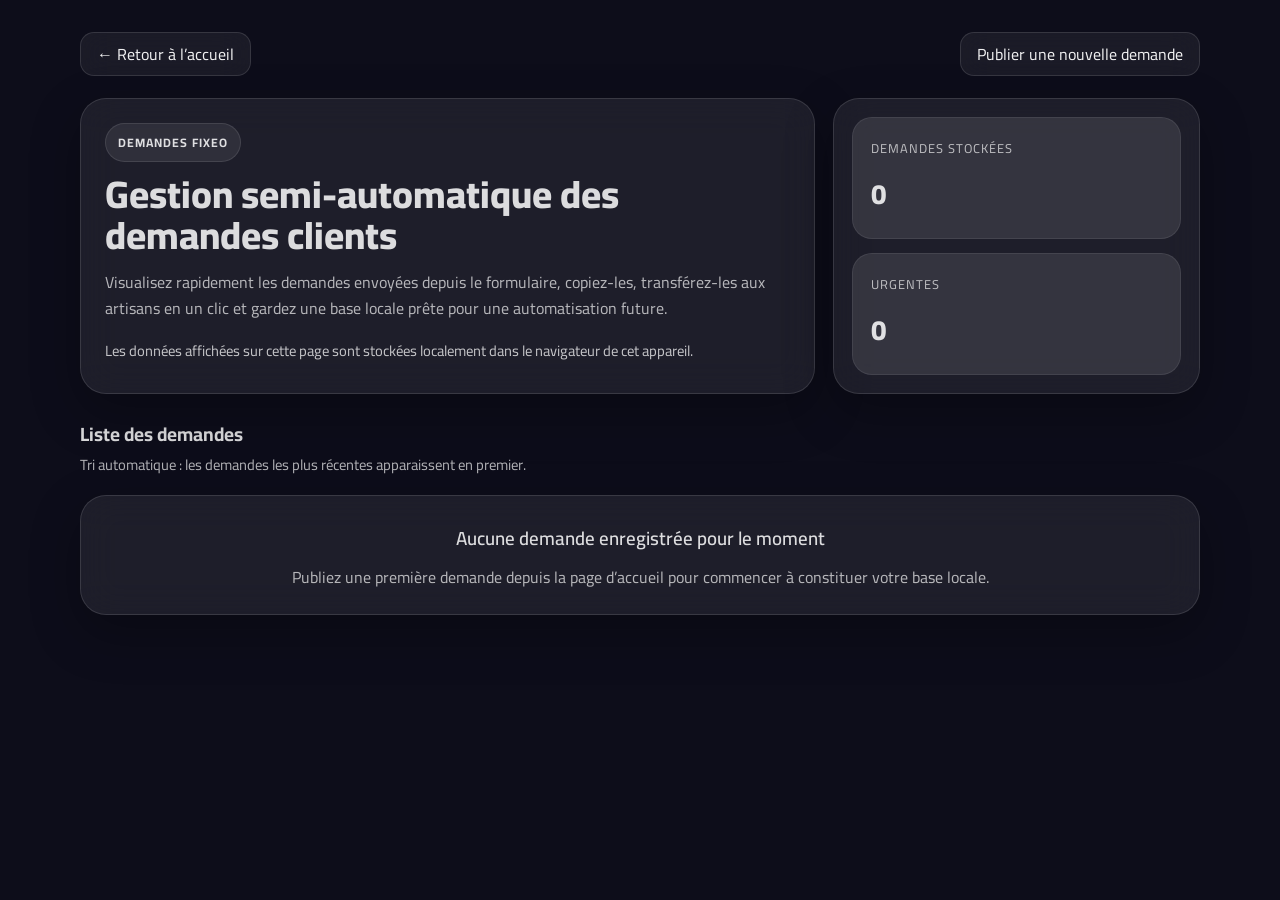
<file: demandes/index.html>
<!DOCTYPE html>
<html lang="fr">
<head>
  <meta charset="UTF-8" />
  <meta name="viewport" content="width=device-width, initial-scale=1.0" />
  <title>Demandes client — Fixeo</title>
  <meta name="description" content="Gestion simple et semi-automatique des demandes clients Fixeo." />
  <link rel="preconnect" href="https://fonts.googleapis.com">
  <link rel="preconnect" href="https://fonts.gstatic.com" crossorigin>
  <link href="https://fonts.googleapis.com/css2?family=Cairo:wght@400;600;700;800&family=Tajawal:wght@400;500;700;800&display=swap" rel="stylesheet">
  <link rel="stylesheet" href="../css/variables.css" />
  <link rel="stylesheet" href="../css/main.css" />
  <link rel="stylesheet" href="../css/homepage-v13.css" />
  <link rel="stylesheet" href="../css/demandes.css" />
</head>
<body class="demandes-page">
  <main class="demandes-shell">
    <div class="demandes-topbar">
      <a class="demandes-back-link" href="../index.html">← Retour à l’accueil</a>
      <a class="demandes-header-link" href="../index.html#home">Publier une nouvelle demande</a>
    </div>

    <section class="demandes-hero">
      <div class="demandes-panel demandes-panel--hero">
        <span class="demandes-kicker">Demandes Fixeo</span>
        <h1 class="demandes-title">Gestion semi-automatique des demandes clients</h1>
        <p class="demandes-subtitle">Visualisez rapidement les demandes envoyées depuis le formulaire, copiez-les, transférez-les aux artisans en un clic et gardez une base locale prête pour une automatisation future.</p>
        <p class="demandes-note">Les données affichées sur cette page sont stockées localement dans le navigateur de cet appareil.</p>
      </div>

      <aside class="demandes-panel demandes-stats" aria-label="Résumé des demandes">
        <div class="demandes-stat-card">
          <span class="demandes-stat-label">Demandes stockées</span>
          <strong class="demandes-stat-value" id="demandes-total">0</strong>
        </div>
        <div class="demandes-stat-card">
          <span class="demandes-stat-label">Urgentes</span>
          <strong class="demandes-stat-value" id="demandes-urgent">0</strong>
        </div>
      </aside>
    </section>

    <section aria-labelledby="demandes-list-title">
      <div class="demandes-toolbar">
        <div>
          <h2 id="demandes-list-title" style="margin:0;font-size:1.2rem">Liste des demandes</h2>
          <p class="demandes-toolbar-copy">Tri automatique : les demandes les plus récentes apparaissent en premier.</p>
        </div>
      </div>

      <div id="demandes-empty" class="demandes-panel demandes-empty" hidden>
        <h3>Aucune demande enregistrée pour le moment</h3>
        <p>Publiez une première demande depuis la page d’accueil pour commencer à constituer votre base locale.</p>
      </div>

      <div id="demandes-list" class="demandes-list"></div>
    </section>
  </main>

  <div id="demandes-toast" class="demandes-toast" aria-live="polite" aria-atomic="true"></div>

  <script src="../js/demandes.js"></script>
</body>
</html>
</file>
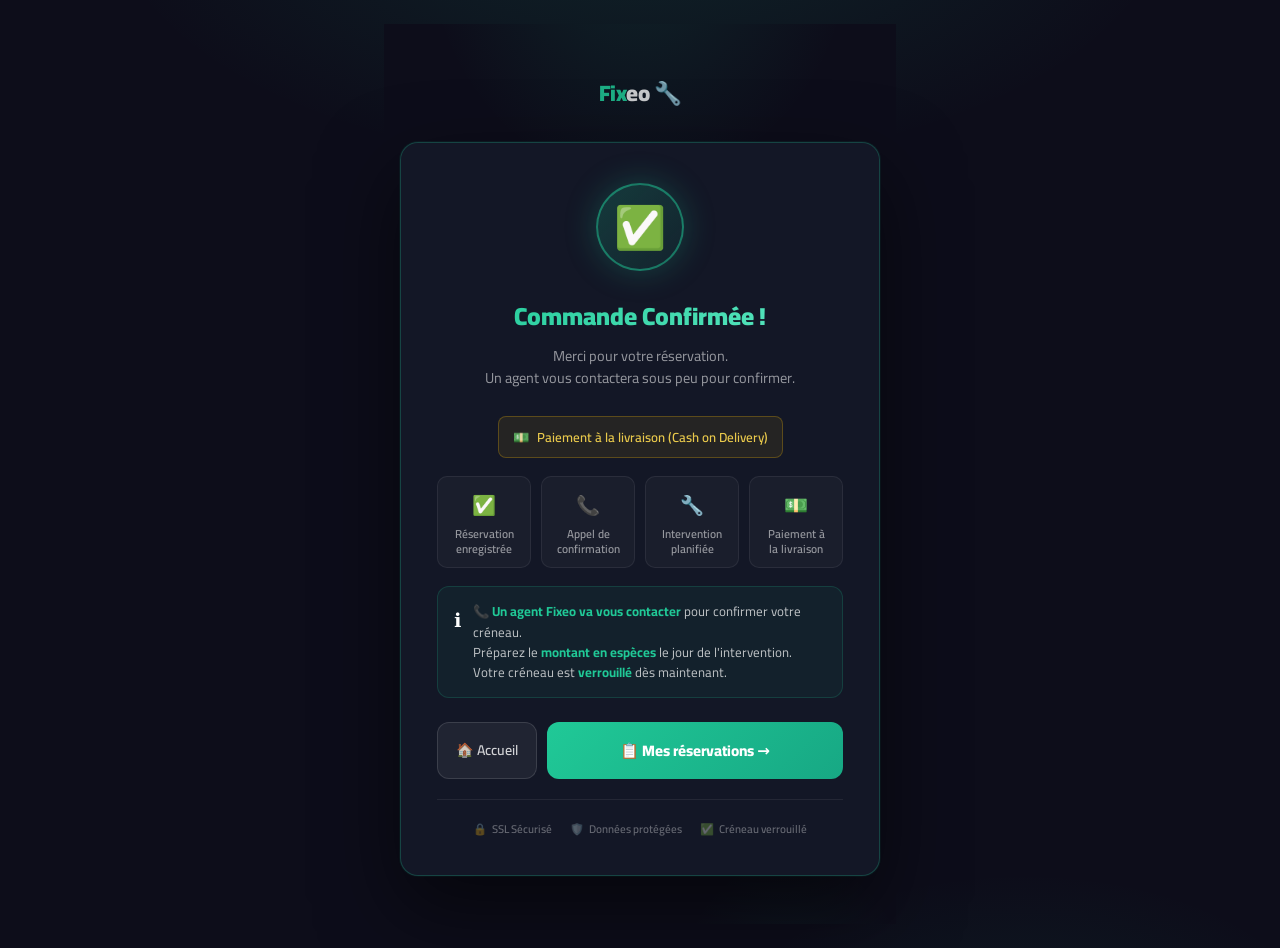
<file: confirmation.html>
<!DOCTYPE html>
<html lang="fr" dir="ltr">
<head>
  <meta charset="UTF-8"/>
  <meta name="viewport" content="width=device-width, initial-scale=1.0"/>
  <meta name="robots" content="noindex, nofollow"/>
  <title>Commande Confirmée — Fixeo</title>

  <!-- Google Fonts -->
  <link rel="preconnect" href="https://fonts.googleapis.com"/>
  <link href="https://fonts.googleapis.com/css2?family=Cairo:wght@400;600;700;800;900&display=swap" rel="stylesheet"/>

  <!-- Variables CSS partagées -->
  <link rel="stylesheet" href="css/variables.css"/>

  <style>
    /* ══════════════════════════════════════════════
       FIXEO — PAGE CONFIRMATION COD  v15
       ══════════════════════════════════════════════ */
    *, *::before, *::after { box-sizing: border-box; margin: 0; padding: 0; }

    :root {
      --green       : #20C997;
      --green-dark  : #17a884;
      --green-glow  : rgba(32,201,151,.35);
      --bg          : #0d0d1a;
      --card        : rgba(20,24,40,.97);
      --card-border : rgba(32,201,151,.25);
      --text        : #ffffff;
      --text-muted  : rgba(255,255,255,.55);
      --radius      : 18px;
      --font        : 'Cairo', Tajawal, system-ui, sans-serif;
    }

    html, body {
      min-height: 100vh;
      background: var(--bg);
      font-family: var(--font);
      color: var(--text);
      display: flex;
      flex-direction: column;
      align-items: center;
      justify-content: center;
      padding: 24px 16px;
      background-image:
        radial-gradient(ellipse 60% 40% at 50% -10%, rgba(32,201,151,.12) 0%, transparent 70%),
        radial-gradient(ellipse 40% 30% at 80% 110%, rgba(32,201,151,.07) 0%, transparent 60%);
    }

    /* ── Logo top ────────────────────────────────── */
    .conf-logo {
      font-size: 1.4rem;
      font-weight: 900;
      color: var(--green);
      letter-spacing: -.02em;
      margin-bottom: 28px;
      opacity: .85;
      user-select: none;
    }
    .conf-logo span { color: rgba(255,255,255,.9); }

    /* ── Card principale ─────────────────────────── */
    .conf-card {
      background: var(--card);
      border: 1.5px solid var(--card-border);
      border-radius: var(--radius);
      padding: 40px 36px 36px;
      max-width: 480px;
      width: 100%;
      text-align: center;
      box-shadow: 0 32px 80px rgba(0,0,0,.55), 0 0 0 1px rgba(32,201,151,.08);
      animation: cardIn .45s cubic-bezier(.34,1.56,.64,1) both;
    }
    @keyframes cardIn {
      from { opacity:0; transform: translateY(28px) scale(.96); }
      to   { opacity:1; transform: translateY(0)    scale(1);   }
    }

    /* ── Icône succès ────────────────────────────── */
    .conf-icon-wrap {
      width: 88px; height: 88px;
      border-radius: 50%;
      background: linear-gradient(135deg,rgba(32,201,151,.2),rgba(32,201,151,.07));
      border: 2px solid rgba(32,201,151,.5);
      display: flex; align-items: center; justify-content: center;
      margin: 0 auto 22px;
      font-size: 2.6rem;
      animation: iconPop .5s .1s cubic-bezier(.34,1.56,.64,1) both;
      box-shadow: 0 0 32px rgba(32,201,151,.25);
    }
    @keyframes iconPop {
      from { transform: scale(0); opacity: 0; }
      to   { transform: scale(1); opacity: 1; }
    }

    /* ── Titres ──────────────────────────────────── */
    .conf-title {
      font-size: 1.55rem;
      font-weight: 900;
      background: linear-gradient(135deg, #20C997, #5DE8C2);
      -webkit-background-clip: text;
      -webkit-text-fill-color: transparent;
      background-clip: text;
      margin-bottom: 6px;
    }
    .conf-subtitle {
      font-size: .9rem;
      color: var(--text-muted);
      margin-bottom: 28px;
      line-height: 1.5;
    }

    /* ── Grille d'infos ──────────────────────────── */
    .conf-info-grid {
      display: grid;
      grid-template-columns: 1fr 1fr;
      gap: 10px;
      margin: 0 0 18px;
      text-align: left;
    }
    .conf-info-item {
      background: rgba(255,255,255,.04);
      border: 1px solid rgba(255,255,255,.07);
      border-radius: 12px;
      padding: 11px 13px;
      transition: border-color .2s;
    }
    .conf-info-item:hover { border-color: rgba(32,201,151,.25); }
    .conf-info-label {
      font-size: .68rem;
      color: rgba(255,255,255,.4);
      font-weight: 700;
      text-transform: uppercase;
      letter-spacing: .07em;
      margin-bottom: 4px;
    }
    .conf-info-val {
      font-size: .9rem;
      font-weight: 700;
      color: #fff;
      word-break: break-word;
    }
    .conf-info-item.full-width { grid-column: 1 / -1; }

    /* ── Bandeau montant total ───────────────────── */
    .conf-total-row {
      display: flex;
      justify-content: space-between;
      align-items: center;
      background: rgba(32,201,151,.09);
      border: 1.5px solid rgba(32,201,151,.25);
      border-radius: 12px;
      padding: 14px 18px;
      margin: 0 0 16px;
    }
    .conf-total-label { font-size: .9rem; color: rgba(255,255,255,.75); font-weight: 600; }
    .conf-total-val   { font-size: 1.5rem; font-weight: 900; color: var(--green); }

    /* ── Badge méthode paiement ──────────────────── */
    .conf-method-badge {
      display: inline-flex;
      align-items: center;
      gap: 8px;
      background: rgba(255,193,7,.08);
      border: 1px solid rgba(255,193,7,.25);
      border-radius: 8px;
      padding: 8px 14px;
      font-size: .82rem;
      color: rgba(255,220,80,.9);
      font-weight: 600;
      margin-bottom: 18px;
    }

    /* ── Statut ──────────────────────────────────── */
    .conf-status-row {
      display: flex;
      align-items: center;
      justify-content: space-between;
      margin-bottom: 18px;
      gap: 10px;
    }
    .conf-status-item {
      flex: 1;
      background: rgba(255,255,255,.03);
      border: 1px solid rgba(255,255,255,.07);
      border-radius: 10px;
      padding: 10px 8px;
      text-align: center;
    }
    .conf-status-icon { font-size: 1.2rem; display: block; margin-bottom: 4px; }
    .conf-status-text { font-size: .72rem; color: var(--text-muted); font-weight: 600; line-height: 1.3; }

    /* ── Notice info ─────────────────────────────── */
    .conf-notice {
      display: flex;
      gap: 12px;
      align-items: flex-start;
      background: rgba(32,201,151,.06);
      border: 1px solid rgba(32,201,151,.18);
      border-radius: 12px;
      padding: 14px 16px;
      margin-bottom: 24px;
      text-align: left;
    }
    .conf-notice-icon { font-size: 1.2rem; flex-shrink: 0; margin-top: 1px; }
    .conf-notice-text { font-size: .82rem; color: rgba(255,255,255,.72); line-height: 1.55; }
    .conf-notice-text strong { color: var(--green); }

    /* ── Boutons ─────────────────────────────────── */
    .conf-actions {
      display: flex;
      gap: 10px;
      margin-bottom: 20px;
    }
    .conf-btn-primary {
      flex: 1;
      padding: 14px 16px;
      border-radius: 12px;
      background: linear-gradient(135deg, var(--green), var(--green-dark));
      color: #fff;
      font-family: var(--font);
      font-weight: 800;
      font-size: .95rem;
      border: none;
      cursor: pointer;
      transition: transform .15s, box-shadow .15s;
    }
    .conf-btn-primary:hover {
      transform: translateY(-2px);
      box-shadow: 0 10px 28px var(--green-glow);
    }
    .conf-btn-secondary {
      padding: 14px 18px;
      border-radius: 12px;
      background: rgba(255,255,255,.06);
      border: 1px solid rgba(255,255,255,.12);
      color: rgba(255,255,255,.8);
      font-family: var(--font);
      font-weight: 600;
      font-size: .88rem;
      cursor: pointer;
      transition: background .15s;
      white-space: nowrap;
    }
    .conf-btn-secondary:hover { background: rgba(255,255,255,.1); }

    /* ── Référence commande ──────────────────────── */
    .conf-ref {
      font-family: monospace;
      font-size: .75rem;
      color: rgba(255,255,255,.35);
      margin-top: 4px;
      word-break: break-all;
    }

    /* ── Sécurité row ────────────────────────────── */
    .conf-security {
      display: flex;
      justify-content: center;
      gap: 18px;
      flex-wrap: wrap;
      padding-top: 18px;
      border-top: 1px solid rgba(255,255,255,.07);
      margin-top: 4px;
    }
    .conf-sec-item {
      display: flex;
      align-items: center;
      gap: 5px;
      font-size: .7rem;
      color: rgba(255,255,255,.35);
      font-weight: 600;
    }

    /* ── Confettis ───────────────────────────────── */
    #confetti-wrap {
      position: fixed;
      inset: 0;
      pointer-events: none;
      overflow: hidden;
      z-index: 0;
    }
    .conf-piece {
      position: absolute;
      width: 8px; height: 8px;
      border-radius: 2px;
      opacity: 0;
      animation: confFall var(--dur) var(--del) ease-in forwards;
    }
    @keyframes confFall {
      0%   { transform: translateY(-40px) rotate(0deg);   opacity: 1; }
      100% { transform: translateY(110vh) rotate(720deg); opacity: 0; }
    }

    /* ── Responsive ──────────────────────────────── */
    @media (max-width: 520px) {
      .conf-card         { padding: 28px 18px 24px; }
      .conf-info-grid    { grid-template-columns: 1fr; }
      .conf-info-item.full-width { grid-column: auto; }
      .conf-total-val    { font-size: 1.25rem; }
      .conf-title        { font-size: 1.3rem; }
      .conf-actions      { flex-direction: column; }
      .conf-btn-secondary{ text-align: center; }
    }
  </style>
</head>
<body>

  <!-- Confettis (arrière-plan) -->
  <div id="confetti-wrap"></div>

  <!-- Logo -->
  <div class="conf-logo">Fix<span>eo</span> 🔧</div>

  <!-- Card principale -->
  <div class="conf-card" role="main">

    <!-- Icône -->
    <div class="conf-icon-wrap" aria-hidden="true">✅</div>

    <!-- Titre -->
    <h1 class="conf-title">Commande Confirmée !</h1>
    <p class="conf-subtitle">
      Merci pour votre réservation.<br/>
      Un agent vous contactera sous peu pour confirmer.
    </p>

    <!-- Méthode de paiement -->
    <div class="conf-method-badge">
      <span>💵</span>
      <span>Paiement à la livraison (Cash on Delivery)</span>
    </div>

    <!-- Statut steps -->
    <div class="conf-status-row">
      <div class="conf-status-item">
        <span class="conf-status-icon">✅</span>
        <div class="conf-status-text">Réservation<br/>enregistrée</div>
      </div>
      <div class="conf-status-item">
        <span class="conf-status-icon">📞</span>
        <div class="conf-status-text">Appel de<br/>confirmation</div>
      </div>
      <div class="conf-status-item">
        <span class="conf-status-icon">🔧</span>
        <div class="conf-status-text">Intervention<br/>planifiée</div>
      </div>
      <div class="conf-status-item">
        <span class="conf-status-icon">💵</span>
        <div class="conf-status-text">Paiement à<br/>la livraison</div>
      </div>
    </div>

    <!-- Infos dynamiques (injectées par JS) -->
    <div id="conf-details-grid" class="conf-info-grid" style="display:none;"></div>
    <div id="conf-total-row"    class="conf-total-row"  style="display:none;"></div>

    <!-- Notice -->
    <div class="conf-notice">
      <span class="conf-notice-icon">ℹ️</span>
      <div class="conf-notice-text">
        📞 <strong>Un agent Fixeo va vous contacter</strong> pour confirmer votre créneau.<br/>
        Préparez le <strong>montant en espèces</strong> le jour de l'intervention.<br/>
        Votre créneau est <strong>verrouillé</strong> dès maintenant.
      </div>
    </div>

    <!-- Actions -->
    <div class="conf-actions">
      <button class="conf-btn-secondary" onclick="window.location.href='index.html'">
        🏠 Accueil
      </button>
      <button class="conf-btn-primary" onclick="window.location.href='dashboard-client.html'">
        📋 Mes réservations →
      </button>
    </div>

    <!-- Référence commande -->
    <div id="conf-ref" class="conf-ref"></div>

    <!-- Sécurité -->
    <div class="conf-security">
      <div class="conf-sec-item"><span>🔒</span> SSL Sécurisé</div>
      <div class="conf-sec-item"><span>🛡️</span> Données protégées</div>
      <div class="conf-sec-item"><span>✅</span> Créneau verrouillé</div>
    </div>

  </div><!-- /.conf-card -->

  <script>
  /* ═══════════════════════════════════════════════════════════
     FIXEO v15 — Page Confirmation COD
     Lit lastOrder depuis localStorage et injecte les infos
  ═══════════════════════════════════════════════════════════ */
  (function () {
    'use strict';

    /* ── Sécurité XSS ───────────────────────────────────── */
    function esc(str) {
      var d = document.createElement('div');
      d.appendChild(document.createTextNode(String(str || '')));
      return d.innerHTML;
    }

    /* ── Générer des confettis ──────────────────────────── */
    function launchConfetti() {
      var wrap   = document.getElementById('confetti-wrap');
      if (!wrap) return;
      var colors = ['#20C997','#5DE8C2','#FFD700','#FF6B9D','#7B5EA7','#4FC3F7','#FF8A65'];
      for (var i = 0; i < 55; i++) {
        var el = document.createElement('div');
        el.className = 'conf-piece';
        var color = colors[Math.floor(Math.random() * colors.length)];
        el.style.cssText = [
          'left:' + Math.random() * 100 + '%;',
          'top:-20px;',
          'background:' + color + ';',
          '--dur:' + (1.8 + Math.random() * 1.8).toFixed(2) + 's;',
          '--del:' + (Math.random() * 1.2).toFixed(2) + 's;',
          'width:' + (6 + Math.random() * 6) + 'px;',
          'height:' + (6 + Math.random() * 6) + 'px;',
          'border-radius:' + (Math.random() > .5 ? '50%' : '2px') + ';'
        ].join('');
        wrap.appendChild(el);
      }
    }

    /* ── Injecter les infos dynamiques ──────────────────── */
    function injectOrderDetails() {
      var raw = localStorage.getItem('lastOrder');
      if (!raw) return;

      var order;
      try { order = JSON.parse(raw); } catch (e) { return; }

      /* ── Grille d'infos ── */
      var grid = document.getElementById('conf-details-grid');
      if (grid && (order.artisan || order.service || order.date || order.timeSlot || order.phone)) {
        var rows = [];

        if (order.artisan)   rows.push(['🔧 Artisan',  esc(order.artisan)]);
        if (order.service)   rows.push(['⚙️ Service',  esc(order.service)]);
        if (order.date)      rows.push(['📅 Date',      esc(order.date)]);
        if (order.timeSlot)  rows.push(['🕐 Créneau',  esc(order.timeSlot)]);
        if (order.address)   rows.push(['📍 Adresse',  esc(order.address)]);
        if (order.phone)     rows.push(['📞 Téléphone',esc(order.phone)]);
        if (order.client)    rows.push(['👤 Client',   esc(order.client)]);
        if (order.orderID)   rows.push(['🆔 N° Commande', esc(order.orderID)]);

        var html = rows.map(function(r) {
          return '<div class="conf-info-item">'
               + '<div class="conf-info-label">' + r[0] + '</div>'
               + '<div class="conf-info-val">'   + r[1] + '</div>'
               + '</div>';
        }).join('');

        grid.innerHTML  = html;
        grid.style.display = 'grid';
      }

      /* ── Bandeau montant ── */
      var totalRow = document.getElementById('conf-total-row');
      if (totalRow && order.total) {
        var amount = parseFloat(order.total);
        totalRow.innerHTML =
          '<span class="conf-total-label">💰 Total à payer à la livraison</span>'
        + '<span class="conf-total-val">' + amount.toLocaleString('fr-FR') + ' MAD</span>';
        totalRow.style.display = 'flex';
      }

      /* ── Référence commande ── */
      var refEl = document.getElementById('conf-ref');
      if (refEl) {
        var parts = [];
        if (order.orderID)   parts.push('Réf : ' + esc(order.orderID));
        if (order.bookingRef) parts.push(esc(order.bookingRef));
        if (parts.length) refEl.textContent = parts.join(' · ');
      }

      /* ── Nettoyer le localStorage (one-shot) ── */
      /* Désactivé pour que l'utilisateur puisse recharger la page.
         Décommenter si besoin de sécurité :
         localStorage.removeItem('lastOrder');
      */
    }

    /* ── Init ─────────────────────────────────────────── */
    document.addEventListener('DOMContentLoaded', function () {
      launchConfetti();
      injectOrderDetails();
    });

  })();
  </script>
</body>
</html>
</file>
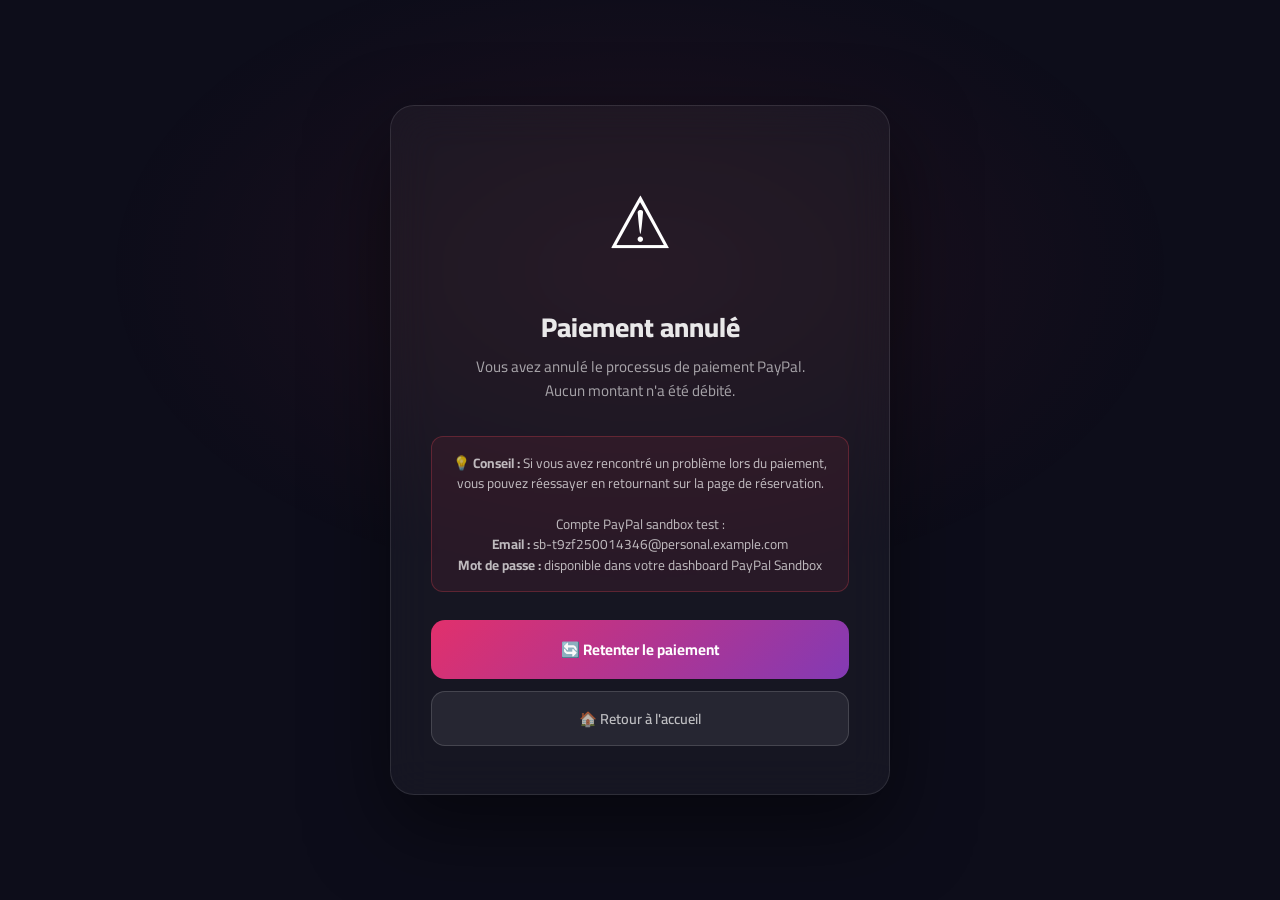
<file: payment-cancel.html>
<!DOCTYPE html>
<html lang="fr" dir="ltr" data-theme="dark">
<head>
<meta charset="UTF-8"/>
<meta name="viewport" content="width=device-width, initial-scale=1.0"/>
<title>Fixeo — Paiement Annulé</title>
<link rel="preconnect" href="https://fonts.googleapis.com"/>
<link href="https://fonts.googleapis.com/css2?family=Cairo:wght@400;600;700;800&display=swap" rel="stylesheet"/>
<link rel="stylesheet" href="css/variables.css"/>
<link rel="stylesheet" href="css/main.css"/>
<style>
*{box-sizing:border-box;margin:0;padding:0}
body{
  min-height:100vh;
  background:var(--bg,#0D0D1A);
  color:var(--text,#fff);
  font-family:'Cairo',system-ui,sans-serif;
  display:flex;align-items:center;justify-content:center;
  overflow-x:hidden;
}
.bg-animated{
  position:fixed;inset:0;z-index:0;
  background:radial-gradient(ellipse 70% 60% at 50% 30%,rgba(255,71,87,.08) 0%,transparent 60%);
  pointer-events:none;
}
.cancel-wrapper{
  position:relative;z-index:1;
  max-width:500px;width:100%;
  margin:40px 16px;padding:48px 40px;
  background:rgba(255,255,255,.04);
  border:1px solid rgba(255,255,255,.10);
  border-radius:24px;backdrop-filter:blur(20px);
  text-align:center;
  box-shadow:0 32px 80px rgba(0,0,0,.5);
}
.cancel-icon{font-size:72px;display:block;margin-bottom:24px;}
.cancel-title{font-size:1.7rem;font-weight:800;color:rgba(255,255,255,.9);margin-bottom:12px;}
.cancel-msg{font-size:.95rem;color:rgba(255,255,255,.6);line-height:1.6;margin-bottom:32px;}
.cancel-note{
  background:rgba(255,71,87,.08);border:1px solid rgba(255,71,87,.25);
  border-radius:12px;padding:16px 20px;margin-bottom:28px;
  font-size:.85rem;color:rgba(255,255,255,.7);line-height:1.5;
}
.btn-retry{
  display:inline-flex;align-items:center;justify-content:center;gap:10px;
  width:100%;padding:15px 24px;
  background:linear-gradient(135deg,#E1306C,#833AB4);
  color:#fff;font-weight:700;font-size:.95rem;
  border:none;border-radius:14px;text-decoration:none;
  cursor:pointer;transition:all .25s ease;margin-bottom:12px;
}
.btn-retry:hover{transform:translateY(-2px);box-shadow:0 8px 30px rgba(225,48,108,.4);}
.btn-home{
  display:inline-flex;align-items:center;justify-content:center;gap:8px;
  width:100%;padding:13px;
  background:rgba(255,255,255,.07);
  border:1px solid rgba(255,255,255,.15);
  color:rgba(255,255,255,.7);font-weight:600;font-size:.9rem;
  border-radius:14px;text-decoration:none;transition:all .2s;
}
.btn-home:hover{background:rgba(255,255,255,.12);color:#fff;}
</style>
</head>
<body>
<div class="bg-animated" aria-hidden="true"></div>

<div class="cancel-wrapper">
  <span class="cancel-icon">⚠️</span>
  <h1 class="cancel-title">Paiement annulé</h1>
  <p class="cancel-msg">
    Vous avez annulé le processus de paiement PayPal.<br>
    Aucun montant n'a été débité.
  </p>

  <div class="cancel-note">
    💡 <strong>Conseil :</strong> Si vous avez rencontré un problème lors du paiement, 
    vous pouvez réessayer en retournant sur la page de réservation.<br><br>
    Compte PayPal sandbox test :<br>
    <strong>Email :</strong> sb-t9zf250014346@personal.example.com<br>
    <strong>Mot de passe :</strong> disponible dans votre dashboard PayPal Sandbox
  </div>

  <a href="index.html" class="btn-retry" id="btn-retry">
    🔄 Retenter le paiement
  </a>
  <a href="index.html" class="btn-home">
    🏠 Retour à l'accueil
  </a>
</div>

<script>
// Log l'annulation pour debug
console.warn('[Fixeo PayPal] ⚠️ Paiement annulé par l\'utilisateur — page payment-cancel.html');
// Nettoyer tout ordre en cours dans sessionStorage
try{
  const pending = sessionStorage.getItem('fixeo_pending_order');
  if(pending){
    console.log('[Fixeo PayPal] Nettoyage ordre pending:', pending);
    sessionStorage.removeItem('fixeo_pending_order');
  }
}catch(e){}
</script>
</body>
</html>
</file>
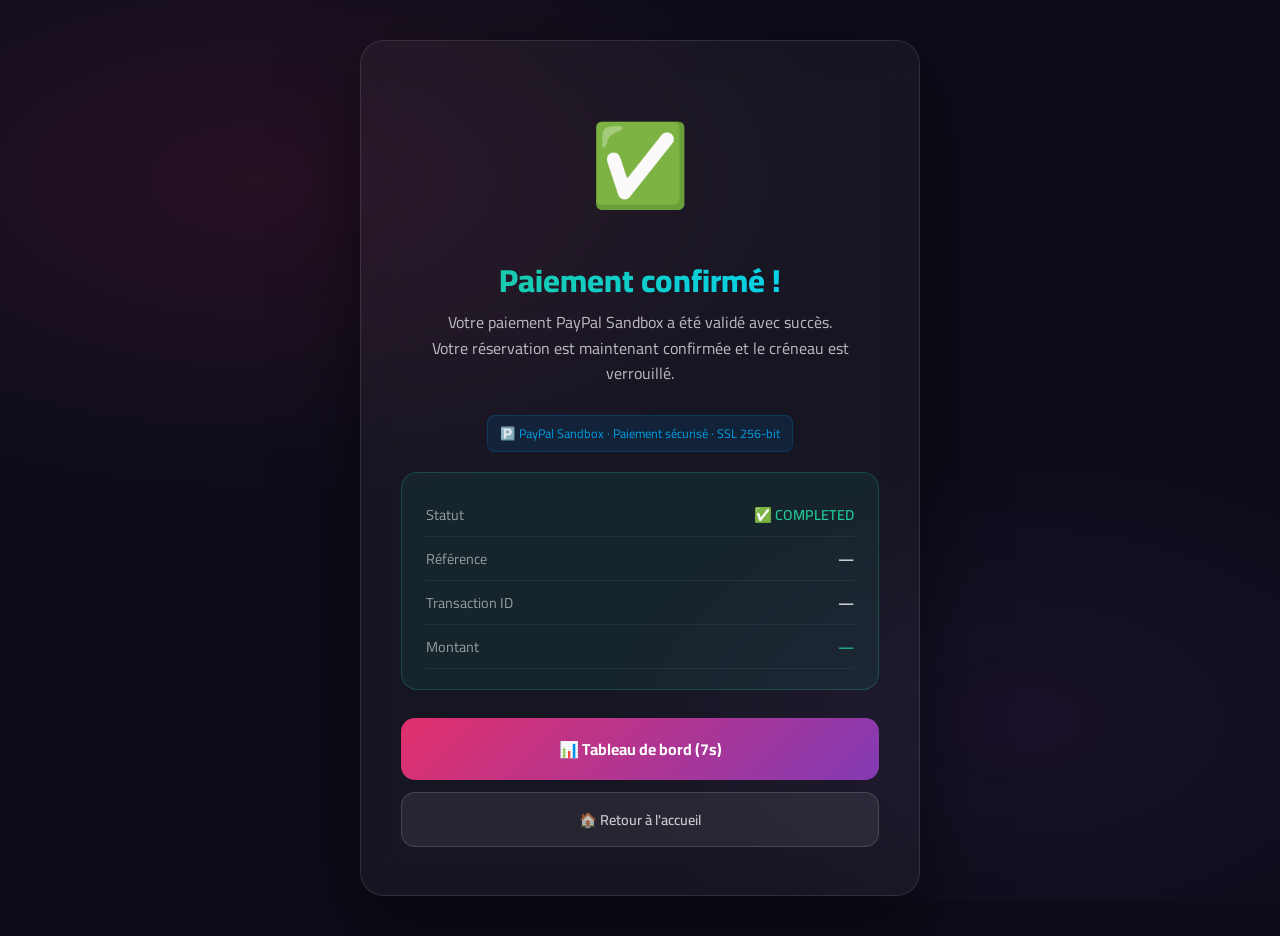
<file: payment-success.html>
<!DOCTYPE html>
<html lang="fr" dir="ltr" data-theme="dark">
<head>
<meta charset="UTF-8"/>
<meta name="viewport" content="width=device-width, initial-scale=1.0"/>
<title>Fixeo — Paiement Confirmé ✅</title>
<link rel="preconnect" href="https://fonts.googleapis.com"/>
<link href="https://fonts.googleapis.com/css2?family=Cairo:wght@400;600;700;800&display=swap" rel="stylesheet"/>
<link rel="stylesheet" href="css/variables.css"/>
<link rel="stylesheet" href="css/main.css"/>
<style>
/* ══════════════════════════════════════════════════
   PAYMENT SUCCESS PAGE — FIXEO V14
══════════════════════════════════════════════════ */
*{box-sizing:border-box;margin:0;padding:0}
body{
  min-height:100vh;
  background:var(--bg,#0D0D1A);
  color:var(--text,#fff);
  font-family:'Cairo',system-ui,sans-serif;
  display:flex;
  align-items:center;
  justify-content:center;
  overflow-x:hidden;
}
.bg-animated{
  position:fixed;inset:0;z-index:0;
  background:radial-gradient(ellipse 80% 60% at 20% 20%,rgba(225,48,108,.12) 0%,transparent 60%),
             radial-gradient(ellipse 60% 50% at 80% 80%,rgba(131,58,180,.10) 0%,transparent 60%);
  pointer-events:none;
}
.success-wrapper{
  position:relative;z-index:1;
  max-width:560px;width:100%;
  margin:40px 16px;
  padding:48px 40px;
  background:rgba(255,255,255,.04);
  border:1px solid rgba(255,255,255,.10);
  border-radius:24px;
  backdrop-filter:blur(20px);
  text-align:center;
  box-shadow:0 32px 80px rgba(0,0,0,.5);
}
.success-icon{
  font-size:80px;
  display:block;
  margin-bottom:24px;
  animation:popIn .5s cubic-bezier(.34,1.56,.64,1) both;
}
@keyframes popIn{
  from{transform:scale(0) rotate(-15deg);opacity:0}
  to{transform:scale(1) rotate(0);opacity:1}
}
.success-title{
  font-size:2rem;font-weight:800;
  background:linear-gradient(135deg,#20C997,#00D2FF);
  -webkit-background-clip:text;-webkit-text-fill-color:transparent;
  margin-bottom:12px;
}
.success-msg{
  font-size:1rem;color:rgba(255,255,255,.7);
  line-height:1.6;margin-bottom:28px;
}
.success-card{
  background:rgba(32,201,151,.08);
  border:1px solid rgba(32,201,151,.25);
  border-radius:16px;
  padding:20px 24px;
  margin-bottom:28px;
  text-align:left;
}
.success-card-row{
  display:flex;justify-content:space-between;align-items:center;
  padding:8px 0;
  border-bottom:1px solid rgba(255,255,255,.06);
  font-size:.9rem;
}
.success-card-row:last-child{border-bottom:none}
.success-card-row .label{color:rgba(255,255,255,.55)}
.success-card-row .value{color:#fff;font-weight:600}
.success-card-row .value.green{color:#20C997}
.txn-badge{
  display:inline-flex;align-items:center;gap:8px;
  background:rgba(255,255,255,.06);
  border:1px solid rgba(255,255,255,.12);
  border-radius:8px;padding:8px 14px;
  font-size:.78rem;font-family:monospace;
  color:rgba(255,255,255,.7);
  margin-bottom:28px;word-break:break-all;
}
.btn-dashboard{
  display:inline-flex;align-items:center;justify-content:center;gap:10px;
  width:100%;padding:16px 24px;
  background:linear-gradient(135deg,#E1306C,#833AB4);
  color:#fff;font-weight:700;font-size:1rem;
  border:none;border-radius:14px;
  text-decoration:none;cursor:pointer;
  transition:all .25s ease;
  margin-bottom:12px;
}
.btn-dashboard:hover{
  transform:translateY(-2px);
  box-shadow:0 8px 30px rgba(225,48,108,.4);
}
.btn-home{
  display:inline-flex;align-items:center;justify-content:center;gap:8px;
  width:100%;padding:13px 24px;
  background:rgba(255,255,255,.07);
  border:1px solid rgba(255,255,255,.15);
  color:rgba(255,255,255,.75);font-weight:600;font-size:.9rem;
  border-radius:14px;text-decoration:none;
  transition:all .2s ease;
}
.btn-home:hover{background:rgba(255,255,255,.12);color:#fff}
.confetti-container{
  position:absolute;inset:0;border-radius:24px;overflow:hidden;pointer-events:none;
}
@keyframes confettiFall{
  0%{transform:translateY(0) rotate(0deg);opacity:1}
  80%{opacity:.8}
  100%{transform:translateY(320px) rotate(720deg);opacity:0}
}
.pp-badge{
  display:inline-flex;align-items:center;gap:6px;
  background:rgba(0,112,186,.15);
  border:1px solid rgba(0,112,186,.3);
  border-radius:8px;padding:6px 12px;
  font-size:.78rem;color:#009cde;
  margin-bottom:20px;
}
</style>
</head>
<body>
<div class="bg-animated" aria-hidden="true"></div>

<div class="success-wrapper" id="success-wrapper">
  <div class="confetti-container" id="confetti-container"></div>

  <span class="success-icon" id="success-icon">✅</span>
  <h1 class="success-title" id="success-title">Paiement confirmé !</h1>
  <p class="success-msg" id="success-msg">
    Votre paiement PayPal Sandbox a été validé avec succès.<br>
    Votre réservation est maintenant confirmée et le créneau est verrouillé.
  </p>

  <div class="pp-badge">
    🅿️ PayPal Sandbox · Paiement sécurisé · SSL 256-bit
  </div>

  <div class="success-card" id="success-card">
    <div class="success-card-row">
      <span class="label">Statut</span>
      <span class="value green" id="card-status">✅ COMPLETED</span>
    </div>
    <div class="success-card-row">
      <span class="label">Référence</span>
      <span class="value" id="card-ref">—</span>
    </div>
    <div class="success-card-row">
      <span class="label">Transaction ID</span>
      <span class="value" id="card-txn">—</span>
    </div>
    <div class="success-card-row">
      <span class="label">Montant</span>
      <span class="value green" id="card-amount">—</span>
    </div>
    <div class="success-card-row" id="card-artisan-row" style="display:none">
      <span class="label">Artisan</span>
      <span class="value" id="card-artisan">—</span>
    </div>
    <div class="success-card-row" id="card-service-row" style="display:none">
      <span class="label">Service</span>
      <span class="value" id="card-service">—</span>
    </div>
    <div class="success-card-row" id="card-date-row" style="display:none">
      <span class="label">Date</span>
      <span class="value" id="card-date">—</span>
    </div>
  </div>

  <a href="dashboard-client.html" class="btn-dashboard" id="btn-dashboard">
    📊 Voir mon tableau de bord
  </a>
  <a href="index.html" class="btn-home">
    🏠 Retour à l'accueil
  </a>
</div>

<script>
(function(){
  'use strict';

  /* ── Lire les données du paiement dans localStorage ── */
  function getLastPayment(){
    try{
      const history = JSON.parse(localStorage.getItem('fixeo_payment_history')||'[]');
      return history[0] || null;
    }catch(e){return null;}
  }

  function getURLParam(name){
    return new URLSearchParams(window.location.search).get(name);
  }

  /* ── Mettre à jour la card ── */
  function updateCard(pay){
    if(!pay) return;

    const ref = pay.bookingRef || pay.id || '—';
    const txn = pay.id || pay.txnId || '—';
    const amount = pay.amount ? pay.amount + ' MAD' : '—';
    const artisan = pay.artisan || '';
    const service = pay.service || '';
    const date    = pay.date   || '';

    document.getElementById('card-ref').textContent    = ref;
    document.getElementById('card-txn').textContent    = txn.length > 20 ? txn.substring(0,20)+'…' : txn;
    document.getElementById('card-amount').textContent = amount;

    if(artisan){
      document.getElementById('card-artisan').textContent = artisan;
      document.getElementById('card-artisan-row').style.display='flex';
    }
    if(service){
      document.getElementById('card-service').textContent = service;
      document.getElementById('card-service-row').style.display='flex';
    }
    if(date){
      document.getElementById('card-date').textContent = date;
      document.getElementById('card-date-row').style.display='flex';
    }
  }

  /* ── Confetti ── */
  function launchConfetti(){
    const c = document.getElementById('confetti-container');
    if(!c) return;
    const colors=['#E1306C','#833AB4','#405DE6','#20C997','#FCA337','#FD1D1D','#FCAF45'];
    const shapes=['50%','0%','2px'];
    for(let i=0;i<55;i++){
      const p=document.createElement('div');
      const size=5+Math.random()*10;
      p.style.cssText=`
        position:absolute;
        width:${size}px;height:${size}px;
        background:${colors[Math.floor(Math.random()*colors.length)]};
        border-radius:${shapes[Math.floor(Math.random()*shapes.length)]};
        left:${Math.random()*100}%;top:-10px;
        animation:confettiFall ${1.5+Math.random()*2.5}s ${Math.random()*0.8}s ease-in forwards;
      `;
      c.appendChild(p);
    }
  }

  /* ── Mettre à jour le slot lock si data disponible ── */
  function ensureSlotLock(pay){
    if(!pay) return;
    if(window.FixeoSlotLock && typeof window.FixeoSlotLock.onReservationCreated==='function'){
      window.FixeoSlotLock.onReservationCreated({
        artisanId  : pay.artisanId,
        artisanName: pay.artisan,
        service    : pay.service,
        date       : pay.date,
        timeSlot   : pay.timeSlot,
        paid       : true
      });
    }
  }

  /* ── Auto-redirect vers dashboard après 8s ── */
  function startRedirectTimer(){
    let remaining = 8;
    const btn = document.getElementById('btn-dashboard');
    if(!btn) return;
    const baseText = '📊 Voir mon tableau de bord';
    const timer = setInterval(function(){
      remaining--;
      if(remaining <= 0){
        clearInterval(timer);
        window.location.href = 'dashboard-client.html';
      } else {
        btn.textContent = `📊 Tableau de bord (${remaining}s)`;
      }
    },1000);
    btn.textContent = `📊 Tableau de bord (${remaining}s)`;
    btn.addEventListener('click', function(){clearInterval(timer);});
  }

  /* ── Init ── */
  document.addEventListener('DOMContentLoaded', function(){
    const pay = getLastPayment();
    updateCard(pay);
    ensureSlotLock(pay);
    launchConfetti();
    startRedirectTimer();

    // Log pour debug
    console.log('[Fixeo PayPal] ✅ Page succès chargée');
    if(pay) console.log('[Fixeo PayPal] Dernier paiement:', JSON.stringify(pay));
  });
})();
</script>
</body>
</html>
</file>
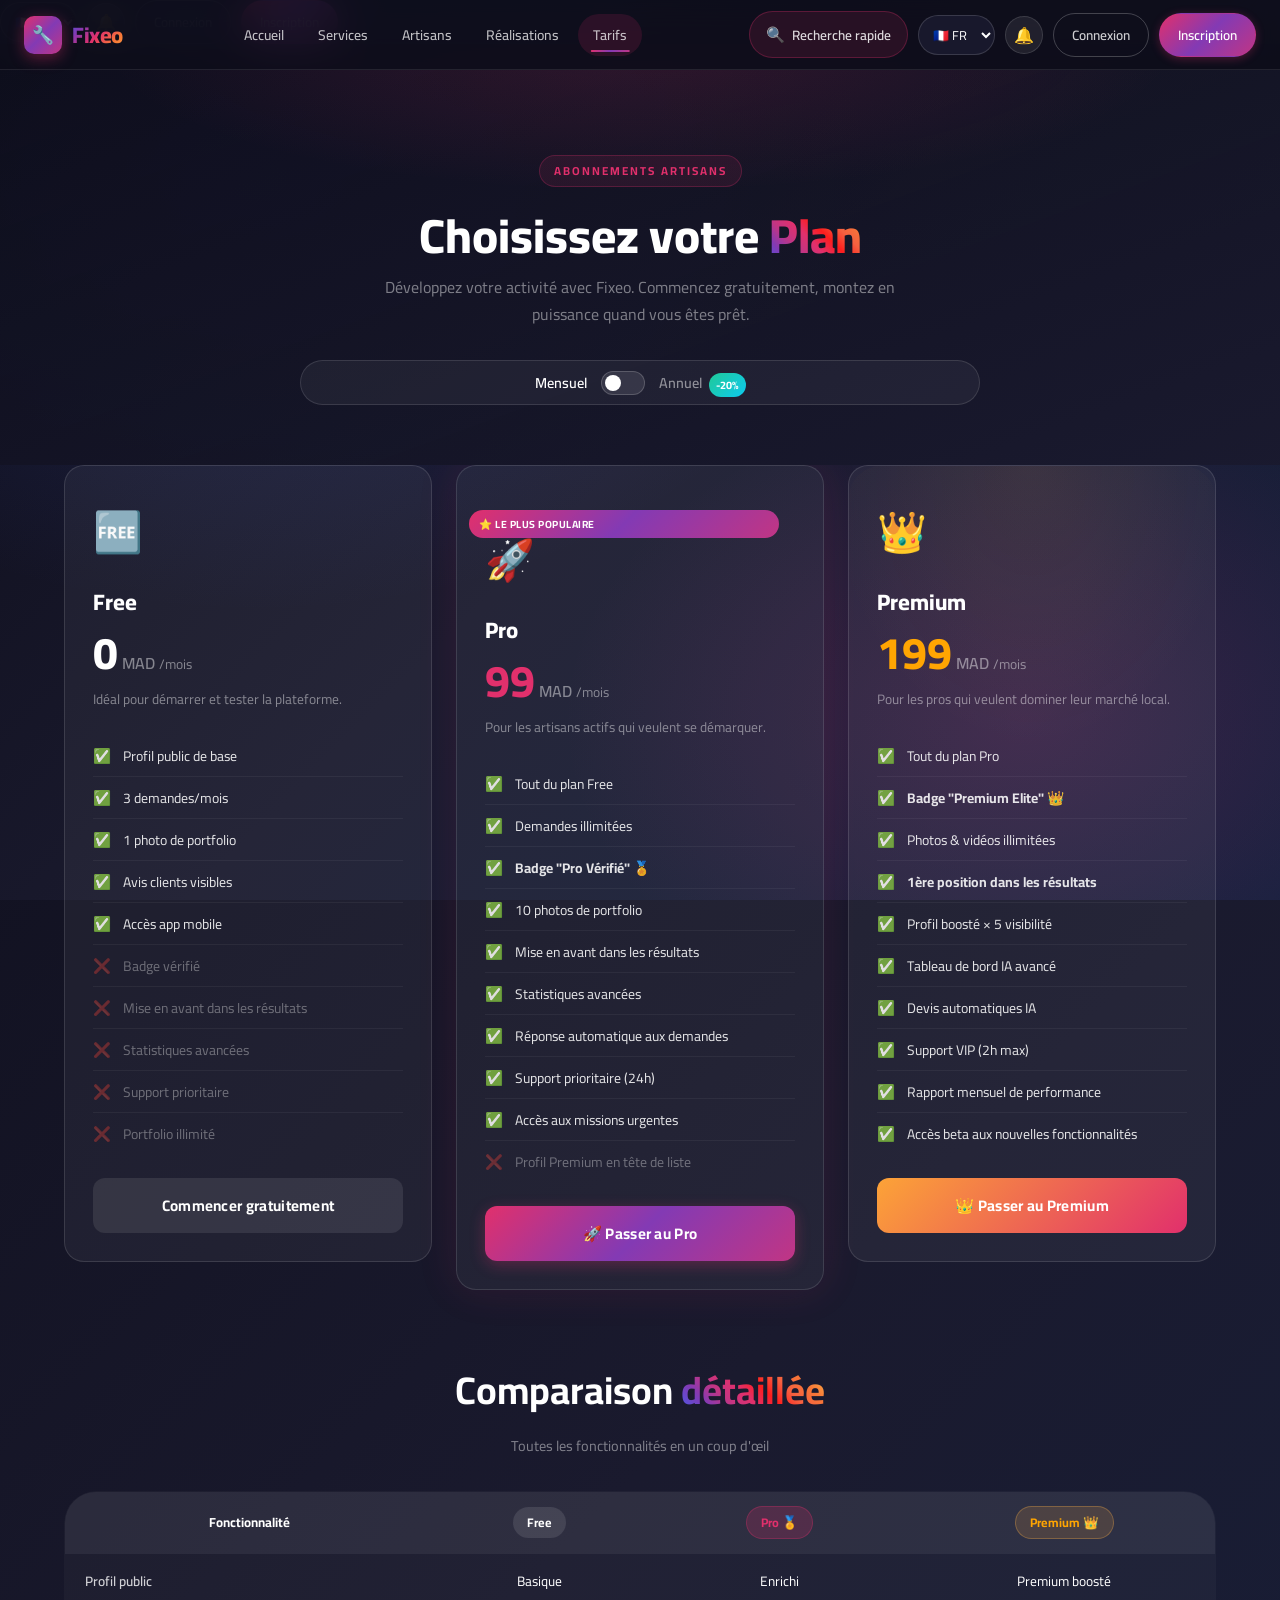
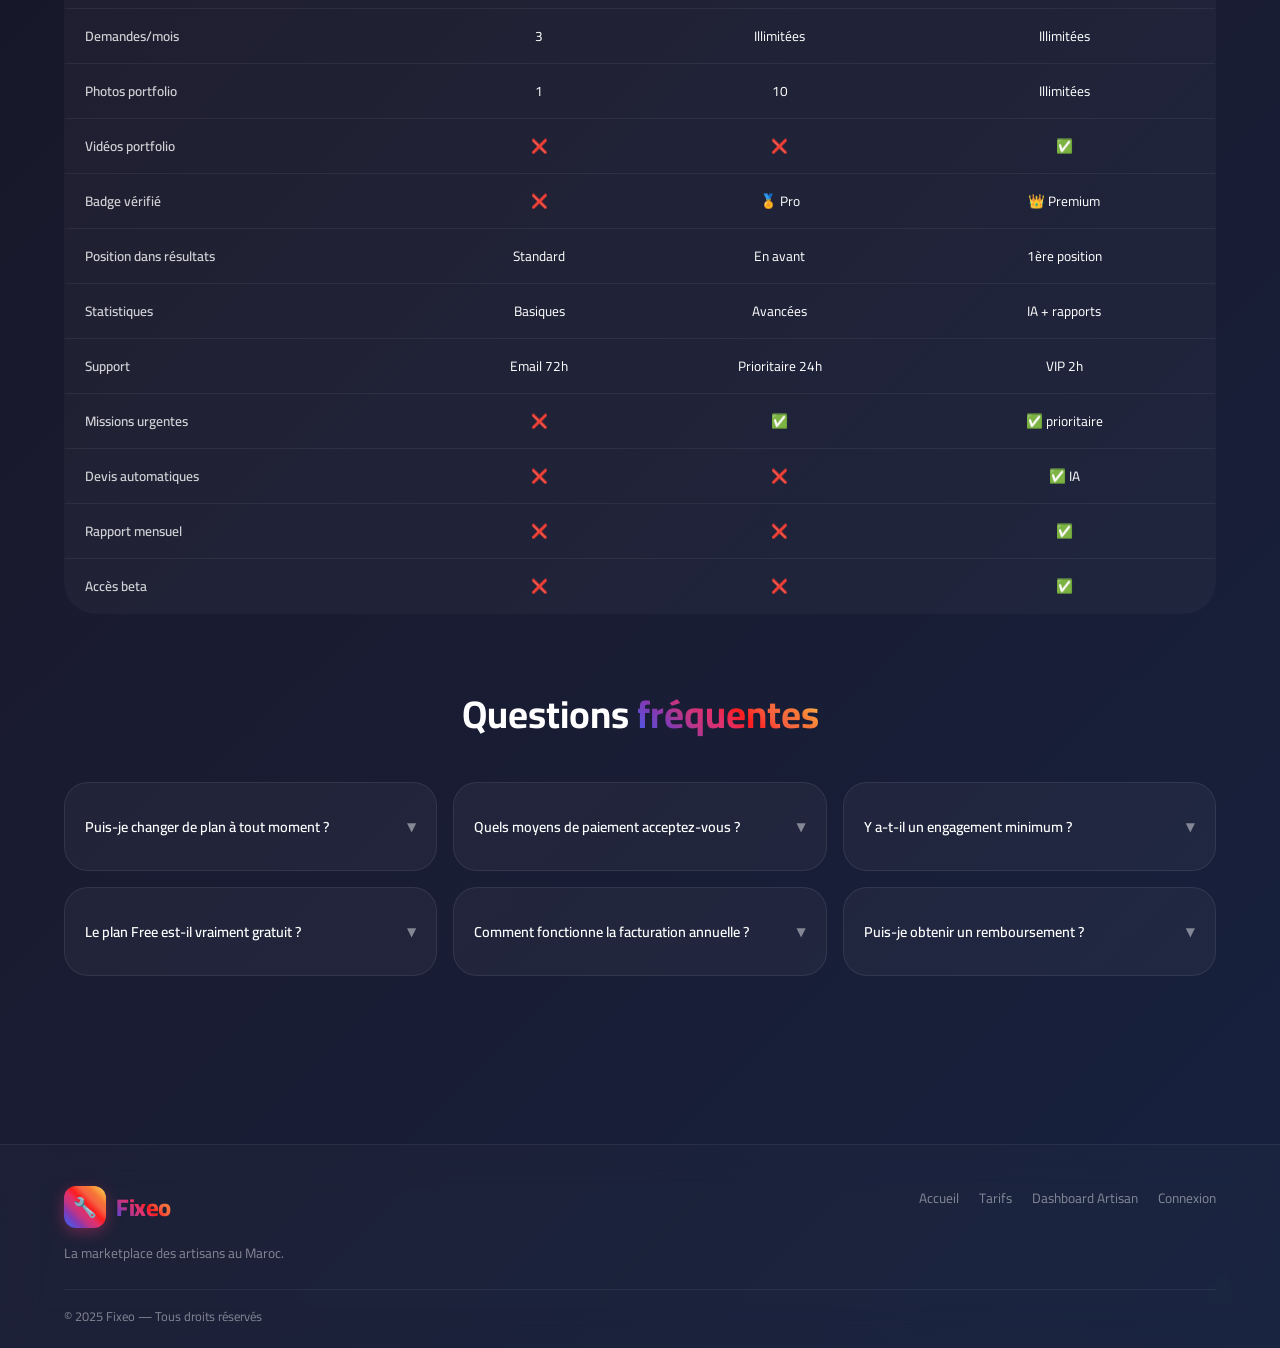
<file: pricing.html>
<!DOCTYPE html>
<html lang="fr" dir="ltr" data-theme="dark">
<head>
<meta charset="UTF-8"/>
<meta name="viewport" content="width=device-width, initial-scale=1.0"/>
<title>Fixeo — Tarifs &amp; Abonnements</title>
<link rel="preconnect" href="https://fonts.googleapis.com"/>
<link href="https://fonts.googleapis.com/css2?family=Cairo:wght@300;400;500;600;700;800&family=Tajawal:wght@300;400;500;700;800&display=swap" rel="stylesheet"/>
<link rel="stylesheet" href="css/variables.css"/>
<link rel="stylesheet" href="css/main.css"/>
<link rel="stylesheet" href="css/style.css"/>
<link rel="stylesheet" href="css/v3_ultra_stable.css"/>
<link rel="stylesheet" href="css/ui_fixes.css"/>
<link rel="stylesheet" href="css/fixeo_v5_fixes.css"/>
<link rel="stylesheet" href="css/pricing.css"/>
<link rel="stylesheet" href="css/payment.css"/>
<link rel="stylesheet" href="css/reservation.css">
<link rel="stylesheet" href="css/header-unified.css"/>
<link rel="stylesheet" href="css/auth-global.css"/>
  <link rel="stylesheet" href="css/slot-lock.css">
</head>
<body>
<div class="bg-animated"></div>
<div class="modal-backdrop" id="main-backdrop"></div>

<!-- ═══════════════════════════════════════════════════════════════
     FIXEO V10 — HEADER UNIFIÉ (centralisé)
     Règles de visibilité :
       data-auth="guest"      → visible si NON connecté (défaut)
       data-auth="logged-in"  → visible si connecté  (body.is-logged-in)
       data-auth="admin"      → visible si admin      (body.is-admin)
     JS : js/header-unified.js gère tout automatiquement.
════════════════════════════════════════════════════════════════════ -->
<a href="#main-content" class="skip-link">Aller au contenu</a>

<nav class="navbar" role="navigation" aria-label="Navigation principale">

  <!-- ── Logo ── -->
  <a href="index.html" class="navbar-brand logo-wrap" aria-label="Fixeo — Accueil">
    <div class="logo-icon">🔧</div>
    <span class="logo-text">Fixeo</span>
  </a>

  <!-- ── Menu principal desktop ── -->
  <nav class="navbar-nav" aria-label="Menu principal">
    <a href="index.html"             class="nav-link" data-i18n="nav_home">Accueil</a>

    <!-- Services avec dropdown -->
    <div class="nav-has-dropdown">
      <a href="index.html#services" class="nav-link" data-i18n="nav_services">
        Services <span class="nav-arrow">▾</span>
      </a>
      <div class="nav-dropdown" role="menu" aria-label="Sous-menu Services">
        <a href="index.html#services"        class="nav-dropdown-item" role="menuitem"><span class="dd-icon">🔧</span>Tous les services</a>
        <a href="index.html#services?cat=plomberie"   class="nav-dropdown-item" role="menuitem"><span class="dd-icon">🚿</span>Plomberie</a>
        <a href="index.html#services?cat=electricite" class="nav-dropdown-item" role="menuitem"><span class="dd-icon">⚡</span>Électricité</a>
        <a href="index.html#services?cat=peinture"    class="nav-dropdown-item" role="menuitem"><span class="dd-icon">🎨</span>Peinture</a>
        <a href="index.html#services?cat=nettoyage"   class="nav-dropdown-item" role="menuitem"><span class="dd-icon">🧹</span>Nettoyage</a>
        <a href="index.html#services?cat=jardinage"   class="nav-dropdown-item" role="menuitem"><span class="dd-icon">🌿</span>Jardinage</a>
        <a href="index.html#services?cat=demenagement" class="nav-dropdown-item" role="menuitem"><span class="dd-icon">🚛</span>Déménagement</a>
      </div>
    </div>

    <!-- Artisans avec dropdown -->
    <div class="nav-has-dropdown">
      <a href="index.html#artisans-section" class="nav-link" data-i18n="nav_artisans">
        Artisans <span class="nav-arrow">▾</span>
      </a>
      <div class="nav-dropdown" role="menu" aria-label="Sous-menu Artisans">
        <a href="index.html#artisans-section" class="nav-dropdown-item" role="menuitem"><span class="dd-icon">👷</span>Tous les artisans</a>
        <a href="artisan.html"                class="nav-dropdown-item" role="menuitem"><span class="dd-icon">⭐</span>Profil artisan</a>
        <div class="nav-dropdown-divider"></div>
        <a href="index.html#artisans-section?filter=available" class="nav-dropdown-item" role="menuitem"><span class="dd-icon">🟢</span>Disponibles maintenant</a>
        <a href="index.html#artisans-section?filter=top" class="nav-dropdown-item" role="menuitem"><span class="dd-icon">🏆</span>Top notés</a>
      </div>
    </div>

    <a href="index.html#feed-section" class="nav-link" data-i18n="nav_feed">Réalisations</a>
    <a href="pricing.html"            class="nav-link">Tarifs</a>

    <!-- Dashboard — visible uniquement si connecté -->
    <a href="dashboard-client.html"
       class="nav-link"
       data-role="dashboard"
       data-auth="logged-in"
       data-i18n="nav_dashboard">📊 Dashboard</a>

    <!-- Admin — visible uniquement si admin -->
    <a href="admin.html"
       class="nav-link"
       data-role="admin"
       data-auth="admin">🛡 Admin</a>
  </nav>

  <!-- ── Actions à droite ── -->
  <div class="nav-actions">

    <!-- Recherche rapide -->
    <button class="btn-quick-search"
            onclick="window.QuickSearchModal && QuickSearchModal.open()"
            aria-label="Recherche rapide (touche /)"
            title="Recherche rapide [ / ]">
      <span class="bqs-icon">🔍</span>
      <span class="bqs-text">Recherche rapide</span>
    </button>

    <!-- Sélecteur de langue -->
    <select id="lang-select" class="lang-selector" aria-label="Choisir la langue">
      <option value="fr">🇫🇷 FR</option>
      <option value="ar">🇲🇦 AR</option>
      <option value="en">🇬🇧 EN</option>
    </select>

    <!-- Notifications -->
    <button class="notif-btn"
            aria-label="Notifications"
            title="Notifications"
            onclick="window.notifSystem?.togglePanel()">
      🔔<span class="notif-badge" aria-live="polite"></span>
    </button>

    <!-- Invité : Connexion / Inscription -->
    <a href="auth.html" id="login-btn" class="btn-nav btn-nav-outline" data-auth="guest" data-i18n="nav_login">Connexion</a>
    <a href="auth.html#signup" id="register-btn" class="btn-nav btn-nav-primary" data-auth="guest" data-i18n="nav_signup">Inscription</a>

    <!-- Connecté : chip utilisateur avec dropdown -->
    <div class="nav-has-dropdown" data-auth="logged-in" style="display:none">
      <div class="nav-user-chip" tabindex="0" aria-haspopup="true" aria-label="Mon compte">
        <div class="nav-user-avatar" id="global-avatar">U</div>
        <span class="nav-user-name" id="global-username">Mon Compte</span>
        <span class="nav-arrow" style="font-size:0.6rem;opacity:0.6">▾</span>
      </div>
      <div class="nav-dropdown" role="menu" aria-label="Menu utilisateur" style="min-width:200px;right:0;left:auto;transform:translateX(0) translateY(-8px)">
        <!-- Compte connecté affichage -->
        <div id="user-info" style="padding:10px 14px 8px;border-bottom:1px solid rgba(255,255,255,0.08);margin-bottom:4px"></div>
        <a href="dashboard-client.html" class="nav-dropdown-item" role="menuitem"><span class="dd-icon">📊</span>Mon Dashboard</a>
        <a href="dashboard-artisan.html" class="nav-dropdown-item" role="menuitem"><span class="dd-icon">👷</span>Espace Artisan</a>
        <div class="nav-dropdown-divider"></div>
        <a href="#" id="logout-btn" class="nav-dropdown-item" role="menuitem" onclick="window.fixeoLogout && fixeoLogout(); return false;"><span class="dd-icon">🚪</span>Déconnexion</a>
      </div>
    </div>

  </div>

  <!-- ── Hamburger mobile ── -->
  <button class="hamburger" aria-label="Ouvrir le menu" aria-expanded="false">
    <span></span><span></span><span></span>
  </button>
</nav>

<!-- ═══════════════════════════════════════════════════════════════
     MOBILE NAV DRAWER
════════════════════════════════════════════════════════════════════ -->
<div class="mobile-nav" role="navigation" aria-label="Menu mobile">

  <a href="index.html"              class="nav-link" data-i18n="nav_home">🏠 Accueil</a>
  <a href="index.html#services"     class="nav-link" data-i18n="nav_services">🔧 Services</a>
  <a href="index.html#artisans-section" class="nav-link" data-i18n="nav_artisans">👷 Artisans</a>
  <a href="index.html#feed-section" class="nav-link" data-i18n="nav_feed">🖼 Réalisations</a>
  <a href="pricing.html"            class="nav-link">💎 Tarifs</a>

  <!-- Dashboard mobile — connectés uniquement -->
  <a href="dashboard-client.html"
     class="nav-link"
     data-role="dashboard"
     data-auth="logged-in">📊 Dashboard</a>

  <!-- Admin mobile — admins uniquement -->
  <a href="admin.html"
     class="nav-link"
     data-role="admin"
     data-auth="admin">🛡 Admin</a>

  <div class="mobile-nav-divider"></div>

  <!-- Recherche rapide mobile -->
  <button class="btn-quick-search"
          onclick="window.QuickSearchModal && QuickSearchModal.open()"
          aria-label="Recherche rapide">
    <span class="bqs-icon">🔍</span>
    <span class="bqs-text">Recherche rapide</span>
  </button>

  <!-- Auth buttons mobile -->
  <div class="mobile-nav-auth" data-auth="guest">
    <a href="auth.html"        class="btn-nav btn-nav-outline" data-i18n="nav_login">Connexion</a>
    <a href="auth.html#signup" class="btn-nav btn-nav-primary" data-i18n="nav_signup">Inscription</a>
  </div>

  <!-- Déconnexion mobile (connectés) -->
  <a href="#" class="nav-link" data-auth="logged-in"
     onclick="window.fixeoLogout && fixeoLogout(); return false;">🚪 Déconnexion</a>

</div>

<div class="nav-actions">
    <select id="lang-select" class="lang-selector">
      <option value="fr">🇫🇷 FR</option>
      <option value="ar">🇲🇦 AR</option>
      <option value="en">🇬🇧 EN</option>
    </select>
    <button class="notif-btn" onclick="window.notifSystem?.togglePanel()">🔔<span class="notif-badge"></span></button>
    <a href="auth.html" class="btn-nav btn-nav-outline">Connexion</a>
    <a href="auth.html#signup" class="btn-nav btn-nav-primary">Inscription</a>
  </div>
  <button class="hamburger" aria-label="Menu"><span></span><span></span><span></span></button>
</nav>
<!-- HERO PRICING -->
<section class="pricing-hero">
  <div class="pricing-hero-inner">
    <span class="section-tag">ABONNEMENTS ARTISANS</span>
    <h1>Choisissez votre <span class="text-gradient">Plan</span></h1>
    <p>Développez votre activité avec Fixeo. Commencez gratuitement, montez en puissance quand vous êtes prêt.</p>
    <div class="billing-toggle">
      <span id="toggle-monthly" class="billing-label active" onclick="setBilling('monthly')">Mensuel</span>
      <div class="toggle-switch-wrap" onclick="toggleBilling()">
        <div class="toggle-pill" id="toggle-pill"></div>
      </div>
      <span id="toggle-annual" class="billing-label" onclick="setBilling('annual')">Annuel <span class="save-badge">-20%</span></span>
    </div>
  </div>
</section>

<!-- PRICING CARDS -->
<section class="section" style="padding-top:0">
  <div class="container">
    <div class="pricing-grid">

      <!-- FREE -->
      <div class="pricing-card" data-plan="free">
        <div class="plan-header">
          <div class="plan-icon">🆓</div>
          <h3 class="plan-name">Free</h3>
          <div class="plan-price">
            <span class="price-amount">0</span>
            <span class="price-currency">MAD</span>
            <span class="price-period">/mois</span>
          </div>
          <p class="plan-desc">Idéal pour démarrer et tester la plateforme.</p>
        </div>
        <ul class="plan-features">
          <li class="feat-ok"><span class="feat-icon">✅</span> Profil public de base</li>
          <li class="feat-ok"><span class="feat-icon">✅</span> 3 demandes/mois</li>
          <li class="feat-ok"><span class="feat-icon">✅</span> 1 photo de portfolio</li>
          <li class="feat-ok"><span class="feat-icon">✅</span> Avis clients visibles</li>
          <li class="feat-ok"><span class="feat-icon">✅</span> Accès app mobile</li>
          <li class="feat-no"><span class="feat-icon">❌</span> Badge vérifié</li>
          <li class="feat-no"><span class="feat-icon">❌</span> Mise en avant dans les résultats</li>
          <li class="feat-no"><span class="feat-icon">❌</span> Statistiques avancées</li>
          <li class="feat-no"><span class="feat-icon">❌</span> Support prioritaire</li>
          <li class="feat-no"><span class="feat-icon">❌</span> Portfolio illimité</li>
        </ul>
        <button class="btn btn-secondary btn-lg w-100 plan-btn" onclick="selectPlan('free')">Commencer gratuitement</button>
      </div>

      <!-- PRO -->
      <div class="pricing-card popular" data-plan="pro">
        <div class="popular-badge">⭐ LE PLUS POPULAIRE</div>
        <div class="plan-header">
          <div class="plan-icon">🚀</div>
          <h3 class="plan-name">Pro</h3>
          <div class="plan-price">
            <span class="price-amount" data-monthly="99" data-annual="79">99</span>
            <span class="price-currency">MAD</span>
            <span class="price-period">/mois</span>
          </div>
          <p class="plan-desc">Pour les artisans actifs qui veulent se démarquer.</p>
        </div>
        <ul class="plan-features">
          <li class="feat-ok"><span class="feat-icon">✅</span> Tout du plan Free</li>
          <li class="feat-ok"><span class="feat-icon">✅</span> Demandes illimitées</li>
          <li class="feat-ok"><span class="feat-icon">✅</span> <strong>Badge "Pro Vérifié" 🏅</strong></li>
          <li class="feat-ok"><span class="feat-icon">✅</span> 10 photos de portfolio</li>
          <li class="feat-ok"><span class="feat-icon">✅</span> Mise en avant dans les résultats</li>
          <li class="feat-ok"><span class="feat-icon">✅</span> Statistiques avancées</li>
          <li class="feat-ok"><span class="feat-icon">✅</span> Réponse automatique aux demandes</li>
          <li class="feat-ok"><span class="feat-icon">✅</span> Support prioritaire (24h)</li>
          <li class="feat-ok"><span class="feat-icon">✅</span> Accès aux missions urgentes</li>
          <li class="feat-no"><span class="feat-icon">❌</span> Profil Premium en tête de liste</li>
        </ul>
        <button class="btn btn-primary btn-lg w-100 plan-btn" onclick="selectPlan('pro')">
          <span>🚀 Passer au Pro</span>
        </button>
      </div>

      <!-- PREMIUM -->
      <div class="pricing-card premium-card" data-plan="premium">
        <div class="premium-glow"></div>
        <div class="plan-header">
          <div class="plan-icon">👑</div>
          <h3 class="plan-name">Premium</h3>
          <div class="plan-price">
            <span class="price-amount" data-monthly="199" data-annual="159">199</span>
            <span class="price-currency">MAD</span>
            <span class="price-period">/mois</span>
          </div>
          <p class="plan-desc">Pour les pros qui veulent dominer leur marché local.</p>
        </div>
        <ul class="plan-features">
          <li class="feat-ok"><span class="feat-icon">✅</span> Tout du plan Pro</li>
          <li class="feat-ok"><span class="feat-icon">✅</span> <strong>Badge "Premium Elite" 👑</strong></li>
          <li class="feat-ok"><span class="feat-icon">✅</span> Photos & vidéos illimitées</li>
          <li class="feat-ok"><span class="feat-icon">✅</span> <strong>1ère position dans les résultats</strong></li>
          <li class="feat-ok"><span class="feat-icon">✅</span> Profil boosté × 5 visibilité</li>
          <li class="feat-ok"><span class="feat-icon">✅</span> Tableau de bord IA avancé</li>
          <li class="feat-ok"><span class="feat-icon">✅</span> Devis automatiques IA</li>
          <li class="feat-ok"><span class="feat-icon">✅</span> Support VIP (2h max)</li>
          <li class="feat-ok"><span class="feat-icon">✅</span> Rapport mensuel de performance</li>
          <li class="feat-ok"><span class="feat-icon">✅</span> Accès beta aux nouvelles fonctionnalités</li>
        </ul>
        <button class="btn btn-premium btn-lg w-100 plan-btn" onclick="selectPlan('premium')">
          <span>👑 Passer au Premium</span>
        </button>
      </div>
    </div>

    <!-- COMPARISON TABLE -->
    <div class="comparison-wrap">
      <h2 style="text-align:center;margin-bottom:8px">Comparaison <span class="text-gradient">détaillée</span></h2>
      <p style="text-align:center;color:var(--text-muted);margin-bottom:32px;font-size:.9rem">Toutes les fonctionnalités en un coup d'œil</p>
      <div class="comparison-table-wrap">
        <table class="comparison-table">
          <thead>
            <tr>
              <th>Fonctionnalité</th>
              <th><span class="th-badge free">Free</span></th>
              <th><span class="th-badge pro">Pro 🏅</span></th>
              <th><span class="th-badge premium">Premium 👑</span></th>
            </tr>
          </thead>
          <tbody>
            <tr><td class="feat-name">Profil public</td><td>Basique</td><td>Enrichi</td><td>Premium boosté</td></tr>
            <tr><td class="feat-name">Demandes/mois</td><td>3</td><td>Illimitées</td><td>Illimitées</td></tr>
            <tr><td class="feat-name">Photos portfolio</td><td>1</td><td>10</td><td>Illimitées</td></tr>
            <tr><td class="feat-name">Vidéos portfolio</td><td>❌</td><td>❌</td><td>✅</td></tr>
            <tr><td class="feat-name">Badge vérifié</td><td>❌</td><td>🏅 Pro</td><td>👑 Premium</td></tr>
            <tr><td class="feat-name">Position dans résultats</td><td>Standard</td><td>En avant</td><td>1ère position</td></tr>
            <tr><td class="feat-name">Statistiques</td><td>Basiques</td><td>Avancées</td><td>IA + rapports</td></tr>
            <tr><td class="feat-name">Support</td><td>Email 72h</td><td>Prioritaire 24h</td><td>VIP 2h</td></tr>
            <tr><td class="feat-name">Missions urgentes</td><td>❌</td><td>✅</td><td>✅ prioritaire</td></tr>
            <tr><td class="feat-name">Devis automatiques</td><td>❌</td><td>❌</td><td>✅ IA</td></tr>
            <tr><td class="feat-name">Rapport mensuel</td><td>❌</td><td>❌</td><td>✅</td></tr>
            <tr><td class="feat-name">Accès beta</td><td>❌</td><td>❌</td><td>✅</td></tr>
          </tbody>
        </table>
      </div>
    </div>

    <!-- FAQ -->
    <div class="faq-section">
      <h2 style="text-align:center;margin-bottom:32px">Questions <span class="text-gradient">fréquentes</span></h2>
      <div class="faq-grid">
        <div class="faq-item">
          <div class="faq-q" onclick="toggleFaq(this)">
            <span>Puis-je changer de plan à tout moment ?</span>
            <span class="faq-arrow">▼</span>
          </div>
          <div class="faq-a">Oui, vous pouvez upgrader ou downgrader votre plan à tout moment. Le changement prend effet immédiatement, avec un ajustement au prorata.</div>
        </div>
        <div class="faq-item">
          <div class="faq-q" onclick="toggleFaq(this)">
            <span>Quels moyens de paiement acceptez-vous ?</span>
            <span class="faq-arrow">▼</span>
          </div>
          <div class="faq-a">Nous acceptons Stripe (cartes internationales), PayPal, et CMI (cartes bancaires marocaines Visa/Mastercard). Tous les paiements sont sécurisés et chiffrés.</div>
        </div>
        <div class="faq-item">
          <div class="faq-q" onclick="toggleFaq(this)">
            <span>Y a-t-il un engagement minimum ?</span>
            <span class="faq-arrow">▼</span>
          </div>
          <div class="faq-a">Non, les plans sont sans engagement. Vous pouvez annuler à tout moment depuis votre dashboard. L'annulation prend effet à la fin de la période de facturation.</div>
        </div>
        <div class="faq-item">
          <div class="faq-q" onclick="toggleFaq(this)">
            <span>Le plan Free est-il vraiment gratuit ?</span>
            <span class="faq-arrow">▼</span>
          </div>
          <div class="faq-a">Oui, le plan Free est 100% gratuit et sans carte bancaire requise. Il est conçu pour vous permettre de découvrir la plateforme avant de vous engager.</div>
        </div>
        <div class="faq-item">
          <div class="faq-q" onclick="toggleFaq(this)">
            <span>Comment fonctionne la facturation annuelle ?</span>
            <span class="faq-arrow">▼</span>
          </div>
          <div class="faq-a">La facturation annuelle vous permet d'économiser 20% sur le prix mensuel. Vous êtes facturé une fois par an et recevez une facture PDF par email.</div>
        </div>
        <div class="faq-item">
          <div class="faq-q" onclick="toggleFaq(this)">
            <span>Puis-je obtenir un remboursement ?</span>
            <span class="faq-arrow">▼</span>
          </div>
          <div class="faq-a">Nous proposons une garantie de remboursement de 14 jours sans questions posées pour les nouveaux abonnements Pro et Premium.</div>
        </div>
      </div>
    </div>

  </div>
</section>

<!-- PAYMENT MODAL -->
<div class="modal" id="payment-modal" role="dialog" aria-modal="true">
  <div class="modal-dialog modal-lg">
    <div class="modal-header">
      <h3 id="payment-modal-title">💳 Paiement sécurisé</h3>
      <button class="modal-close" onclick="closePaymentModal()">✕</button>
    </div>
    <div class="modal-body">
      <!-- Plan summary -->
      <div class="payment-plan-summary" id="payment-plan-summary"></div>

      <!-- Payment method tabs -->
      <div class="payment-methods">
        <div class="payment-tabs">
          <button class="pay-tab active" onclick="switchPayMethod('stripe', this)">
            <span>💳</span> Carte bancaire
          </button>
          <button class="pay-tab" onclick="switchPayMethod('cmi', this)">
            <span>🇲🇦</span> CMI (Maroc)
          </button>
        </div>

        <!-- STRIPE FORM -->
        <div id="pay-stripe" class="pay-form active">
          <div class="secure-badge">🔒 Paiement sécurisé via Stripe • SSL 256-bit</div>
          <div class="form-row">
            <div class="form-group">
              <label>Nom sur la carte</label>
              <input type="text" id="stripe-name" placeholder="Mohamed Alami" autocomplete="cc-name"/>
            </div>
          </div>
          <div class="form-group">
            <label>Numéro de carte</label>
            <div class="card-input-wrap">
              <input type="text" id="stripe-card" placeholder="1234 5678 9012 3456" maxlength="19" autocomplete="cc-number" oninput="formatCardNumber(this)"/>
              <div class="card-type-icons">
                <span id="card-brand-icon">💳</span>
              </div>
            </div>
          </div>
          <div class="form-row">
            <div class="form-group">
              <label>Date d'expiration</label>
              <input type="text" id="stripe-expiry" placeholder="MM/AA" maxlength="5" oninput="formatExpiry(this)" autocomplete="cc-exp"/>
            </div>
            <div class="form-group">
              <label>CVV</label>
              <input type="text" id="stripe-cvv" placeholder="123" maxlength="4" autocomplete="cc-csc"/>
            </div>
          </div>
          <button class="btn btn-primary btn-lg w-100" onclick="processPayment('stripe')" id="stripe-pay-btn">
            🔒 Payer maintenant
          </button>
        </div>

        <!-- CMI FORM -->
        <div id="pay-cmi" class="pay-form" style="display:none">
          <div class="secure-badge">🔒 Paiement sécurisé via CMI (Centre Monétique Interbancaire)</div>
          <div class="cmi-info">
            <div class="cmi-badges">
              <span class="cmi-badge">VISA</span>
              <span class="cmi-badge">Mastercard</span>
              <span class="cmi-badge">CIH</span>
              <span class="cmi-badge">Attijariwafa</span>
              <span class="cmi-badge">BMCE</span>
            </div>
            <p>Paiement par carte bancaire marocaine via le réseau CMI sécurisé.</p>
          </div>
          <div class="form-group">
            <label>Numéro de carte CMI</label>
            <input type="text" id="cmi-card" placeholder="1234 5678 9012 3456" maxlength="19" oninput="formatCardNumber(this)"/>
          </div>
          <div class="form-row">
            <div class="form-group">
              <label>Date d'expiration</label>
              <input type="text" id="cmi-expiry" placeholder="MM/AA" maxlength="5" oninput="formatExpiry(this)"/>
            </div>
            <div class="form-group">
              <label>Code de sécurité</label>
              <input type="text" id="cmi-cvv" placeholder="123" maxlength="4"/>
            </div>
          </div>
          <button class="btn btn-primary btn-lg w-100" onclick="processPayment('cmi')">
            🔒 Payer via CMI
          </button>
        </div>
      </div>

      <!-- Error / Success messages -->
      <div id="payment-msg" class="payment-message" style="display:none"></div>
    </div>
  </div>
</div>

<!-- SUCCESS MODAL -->
<div class="modal" id="success-modal" role="dialog" aria-modal="true">
  <div class="modal-dialog modal-sm">
    <div class="modal-body" style="text-align:center;padding:40px 32px">
      <div class="success-animation">✅</div>
      <h2 style="margin:16px 0 8px">Paiement confirmé !</h2>
      <p style="color:var(--text-muted);margin-bottom:8px" id="success-plan-msg"></p>
      <p style="font-size:.82rem;color:var(--text-muted)">Une confirmation a été envoyée à votre email.</p>
      <div class="success-confetti" id="success-confetti"></div>
      <a href="dashboard-artisan.html" class="btn btn-primary btn-lg" style="margin-top:24px">
        🚀 Accéder au Dashboard
      </a>
    </div>
  </div>
</div>

<!-- FOOTER -->
<footer class="footer">
  <div class="container">
    <div class="footer-content">
      <div class="footer-brand">
        <div class="logo-wrap" style="margin-bottom:12px">
          <div class="logo-icon">🔧</div>
          <span class="logo-text">Fixeo</span>
        </div>
        <p style="color:var(--text-muted);font-size:.85rem">La marketplace des artisans au Maroc.</p>
      </div>
      <div class="footer-links">
        <a href="index.html">Accueil</a>
        <a href="pricing.html">Tarifs</a>
        <a href="dashboard-artisan.html">Dashboard Artisan</a>
        <a href="auth.html">Connexion</a>
      </div>
    </div>
    <div class="footer-bottom">
      <p>© 2025 Fixeo — Tous droits réservés</p>
    </div>
  </div>
</footer>

<script src="js/i18n.js"></script>
<script src="js/notifications.js"></script>
<script src="js/reservation.js"></script>
  <script src="js/slot-lock.js"></script>
<script src="js/payment.js"></script>
<script src="js/pricing.js"></script>
<script src="js/fixeo_v5_fixes.js"></script>
<script src="js/header-unified.js"></script>
<script src="js/auth-global.js"></script>
</body>
</html>
</file>
<file: css/variables.css>
/* ============================================================
   FIXEO V3 STABLE CLEAN — CSS VARIABLES & DESIGN TOKENS
   Instagram-inspired palette · Glassmorphism · Premium UI
   ============================================================ */
:root {
  /* — Instagram-inspired Brand Colors — */
  --ig-gradient: linear-gradient(45deg,#405DE6,#5851DB,#833AB4,#C13584,#E1306C,#FD1D1D,#F56040,#F77737,#FCAF45,#FFDC80);
  --ig-gradient-short: linear-gradient(135deg,#405DE6,#833AB4,#E1306C,#F77737,#FCAF45);

  --primary: #E1306C;
  --primary-dark: #C13584;
  --secondary: #833AB4;
  --accent: #F77737;
  --accent2: #FCAF45;
  --accent-blue: #405DE6;
  --accent-pink: #C13584;
  --accent-orange: #F77737;
  --accent-red: #E1306C;
  --gold: #FFD700;
  --success: #20c997;
  --danger: #ff4757;
  --warning: #ffa502;
  --info: #3742fa;

  /* — Dark Theme Base — */
  --bg-dark: #0D0D1A;
  --bg-card: rgba(255,255,255,0.05);
  --bg-card-hover: rgba(255,255,255,0.09);
  --glass-border: rgba(255,255,255,0.12);
  --glass-border-strong: rgba(255,255,255,0.2);
  --text-primary: #FFFFFF;
  --text-secondary: rgba(255,255,255,0.70);
  --text-muted: rgba(255,255,255,0.45);

  /* — Gradients — */
  --grad-primary: linear-gradient(135deg,#E1306C 0%,#833AB4 50%,#C13584 100%);
  --grad-warm: linear-gradient(135deg,#FCAF45 0%,#F77737 50%,#E1306C 100%);
  --grad-cool: linear-gradient(135deg,#405DE6 0%,#5851DB 30%,#833AB4 60%,#C13584 80%,#E1306C 100%);
  --grad-dark: linear-gradient(135deg,#0D0D1A 0%,#1a1a2e 50%,#16213e 100%);
  --grad-glass: linear-gradient(135deg,rgba(255,255,255,0.10) 0%,rgba(255,255,255,0.04) 100%);
  --grad-gold: linear-gradient(135deg,#FFD700 0%,#FFA500 100%);
  --grad-success: linear-gradient(135deg,#20c997 0%,#0dcaf0 100%);

  /* — Glassmorphism — */
  --glass-bg: rgba(255,255,255,0.06);
  --glass-bg-strong: rgba(255,255,255,0.12);
  --glass-blur: blur(20px);
  --card-shadow: 0 8px 32px rgba(0,0,0,0.4);
  --neon-glow: 0 0 20px rgba(64,93,230,0.5),0 0 40px rgba(193,53,132,0.25);
  --shadow-glow: 0 0 20px rgba(225,48,108,0.4);
  --shadow-glow-gold: 0 0 20px rgba(255,215,0,0.4);

  /* — Typography — */
  --font-main: 'Cairo','Tajawal','Inter',system-ui,sans-serif;
  --font-arabic: 'Cairo','Tajawal',sans-serif;

  /* — Spacing — */
  --space-1: 0.25rem; --space-2: 0.5rem; --space-3: 0.75rem;
  --space-4: 1rem;    --space-5: 1.25rem; --space-6: 1.5rem;
  --space-8: 2rem;    --space-10: 2.5rem; --space-12: 3rem;
  --space-16: 4rem;   --space-20: 5rem;

  /* — Border Radius — */
  --radius-sm: 8px; --radius-md: 16px; --radius-lg: 24px;
  --radius-xl: 32px; --radius-full: 9999px;

  /* — Transitions — */
  --transition: all 0.3s cubic-bezier(0.4,0,0.2,1);
  --transition-fast: all 0.15s ease;
  --transition-bounce: all 0.4s cubic-bezier(0.34,1.56,0.64,1);

  /* — Z-index layers — */
  --z-dropdown: 100; --z-sticky: 200; --z-fixed: 300;
  --z-modal-backdrop: 400; --z-modal: 500;
  --z-toast: 600; --z-tooltip: 700;

  /* — Layout — */
  --navbar-height: 70px;
  --sidebar-width: 260px;
  --sidebar-w: 260px;
  --header-h: 70px;
}

/* Dark Mode */
[data-theme="dark"] {
  --bg-body: #0d0d0d;
  --bg-card: rgba(255,255,255,0.05);
  --text-primary: #ffffff;
  --text-secondary: rgba(255,255,255,0.7);
  --border-color: rgba(255,255,255,0.1);
}

/* Light Mode */
[data-theme="light"] {
  --bg-body: #f5f5f5;
  --bg-card: rgba(255,255,255,0.9);
  --text-primary: #0d0d0d;
  --text-secondary: rgba(0,0,0,0.6);
  --border-color: rgba(0,0,0,0.1);
}
</file>
<file: css/main.css>
/* ============================================================
   FIXEO V3 STABLE CLEAN — Main CSS
   Instagram-inspired · Glassmorphism · Premium
   ============================================================ */

/* ── 1. Reset & Base ─────────────────────────────────────── */
*,*::before,*::after{box-sizing:border-box;margin:0;padding:0}
html{scroll-behavior:smooth;font-size:16px}
body{
  font-family:var(--font-main);
  background:linear-gradient(135deg,var(--bg-dark) 0%,#1a1a2e 50%,#16213e 100%);
  color:var(--text-primary);min-height:100vh;overflow-x:hidden;
}
body[dir="rtl"]{font-family:var(--font-arabic)}
a{color:inherit;text-decoration:none}
img{max-width:100%;height:auto;display:block}
button{cursor:pointer;border:none;background:none;font-family:inherit}
ul,ol{list-style:none}
input,textarea,select{font-family:inherit}

/* ── 2. Scrollbar ────────────────────────────────────────── */
::-webkit-scrollbar{width:12px;height:12px}
::-webkit-scrollbar-track{background:rgba(255,255,255,0.05)}
::-webkit-scrollbar-thumb{background:var(--ig-gradient);border-radius:6px;border:2px solid rgba(255,255,255,0.06);min-height:40px}

/* ── 3. Typography ───────────────────────────────────────── */
h1{font-size:clamp(2rem,5vw,4rem);font-weight:800;line-height:1.1}
h2{font-size:clamp(1.5rem,3vw,2.5rem);font-weight:700}
h3{font-size:clamp(1.1rem,2vw,1.5rem);font-weight:600}
h4{font-size:1.1rem;font-weight:600}
p{line-height:1.7;color:var(--text-secondary)}
.text-gradient{
  background:var(--ig-gradient);
  -webkit-background-clip:text;-webkit-text-fill-color:transparent;background-clip:text;
}
.text-muted{color:var(--text-muted);font-size:0.85rem}

/* ── 4. Animated Background ──────────────────────────────── */
.bg-animated{
  position:fixed;inset:0;z-index:-1;
  background:
    radial-gradient(ellipse 80% 80% at 20% 20%,rgba(64,93,230,0.2) 0%,transparent 60%),
    radial-gradient(ellipse 60% 60% at 80% 80%,rgba(193,53,132,0.2) 0%,transparent 60%),
    linear-gradient(135deg,#0D0D1A 0%,#1a1a2e 50%,#16213e 100%);
}

/* ── 5. Logo Component ───────────────────────────────────── */
.logo-wrap{display:inline-flex;align-items:center;gap:10px;text-decoration:none}
.logo-icon{
  width:42px;height:42px;border-radius:12px;
  background:var(--ig-gradient);
  display:flex;align-items:center;justify-content:center;
  font-size:1.2rem;flex-shrink:0;
  box-shadow:0 4px 15px rgba(225,48,108,0.4);
}
.logo-text{
  font-size:1.5rem;font-weight:800;letter-spacing:-0.5px;
  background:var(--ig-gradient);
  -webkit-background-clip:text;-webkit-text-fill-color:transparent;background-clip:text;
}

/* ── 6. Glassmorphism Cards ──────────────────────────────── */
.glass-card{
  background:var(--bg-card);
  backdrop-filter:var(--glass-blur);-webkit-backdrop-filter:var(--glass-blur);
  border:1px solid var(--glass-border);
  border-radius:var(--radius-lg);box-shadow:var(--card-shadow);
  transition:var(--transition);
}
.glass-card:hover{
  background:var(--bg-card-hover);border-color:var(--glass-border-strong);
  transform:translateY(-4px);box-shadow:var(--neon-glow),var(--card-shadow);
}
.card{
  background:rgba(255,255,255,0.06);backdrop-filter:blur(20px);
  border:1px solid var(--glass-border);border-radius:var(--radius-lg);
  padding:var(--space-6);box-shadow:var(--card-shadow);
}
.card-header{display:flex;align-items:center;justify-content:space-between;margin-bottom:1.25rem}
.chart-card{
  background:rgba(255,255,255,0.04);border:1px solid var(--glass-border);
  border-radius:var(--radius-lg);padding:1.25rem;
}
.chart-header{display:flex;align-items:center;justify-content:space-between;margin-bottom:1rem;flex-wrap:wrap;gap:8px}
.chart-tabs{display:flex;gap:4px}
.chart-tab{
  padding:4px 12px;font-size:0.78rem;border-radius:var(--radius-full);
  color:var(--text-muted);cursor:pointer;transition:var(--transition);border:1px solid transparent;
}
.chart-tab.active{
  background:rgba(225,48,108,0.15);color:var(--accent-red);border-color:rgba(225,48,108,0.3);
}

/* ── 7. Buttons ──────────────────────────────────────────── */
.btn{
  display:inline-flex;align-items:center;justify-content:center;gap:8px;
  padding:12px 24px;border-radius:var(--radius-md);font-weight:600;
  font-size:0.95rem;transition:var(--transition);position:relative;overflow:hidden;
  white-space:nowrap;cursor:pointer;border:none;font-family:var(--font-main);
}
.btn-primary{
  background:var(--grad-primary);color:#fff;
  box-shadow:0 4px 15px rgba(225,48,108,0.4);
}
.btn-primary:hover{transform:translateY(-2px);box-shadow:0 8px 25px rgba(225,48,108,0.5)}
.btn-secondary{
  background:rgba(255,255,255,0.08);border:1px solid var(--glass-border-strong);color:#fff;
}
.btn-secondary:hover{background:rgba(255,255,255,0.15);border-color:rgba(255,255,255,0.3)}
.btn-express{
  background:linear-gradient(135deg,#FCAF45,#F77737,#E1306C);color:#fff;
  box-shadow:0 4px 15px rgba(247,119,55,0.4);
}
.btn-express:hover{transform:translateY(-2px);box-shadow:0 8px 25px rgba(247,119,55,0.5)}
.btn-ghost{background:transparent;border:1px solid var(--glass-border);color:var(--text-secondary)}
.btn-ghost:hover{background:rgba(255,255,255,0.08);color:#fff}
.btn-link{background:none;border:none;color:var(--accent-pink);cursor:pointer;font-size:0.85rem;padding:0}
.btn-lg{padding:14px 32px;font-size:1rem}
.btn-sm{padding:6px 14px;font-size:0.8rem}
.w-100,.w-full{width:100%}
.btn-nav{
  padding:8px 18px;border-radius:var(--radius-full);font-size:0.85rem;
  font-weight:600;transition:var(--transition);display:inline-flex;align-items:center;gap:6px;
}
.btn-nav-outline{border:1px solid var(--glass-border-strong);color:#fff}
.btn-nav-outline:hover{background:rgba(255,255,255,0.1)}
.btn-nav-primary{
  background:var(--grad-primary);color:#fff;
  box-shadow:0 2px 10px rgba(225,48,108,0.3);
}
.btn-nav-primary:hover{transform:translateY(-1px);box-shadow:0 4px 15px rgba(225,48,108,0.4)}

/* ── 8. Navbar ───────────────────────────────────────────── */
.navbar{
  position:fixed;top:0;left:0;right:0;z-index:var(--z-fixed);
  height:var(--navbar-height);
  display:flex;align-items:center;justify-content:space-between;
  padding:0 24px;gap:16px;
  background:rgba(13,13,26,0.85);
  backdrop-filter:blur(20px);-webkit-backdrop-filter:blur(20px);
  border-bottom:1px solid var(--glass-border);
  transition:var(--transition);
}
.navbar.scrolled{
  background:rgba(13,13,26,0.97);
  box-shadow:0 4px 20px rgba(0,0,0,0.4);
}
.navbar-brand{display:flex;align-items:center;gap:10px;text-decoration:none;flex-shrink:0}
.navbar-brand .logo-icon{width:38px;height:38px;font-size:1.1rem}
.navbar-brand .logo-text{font-size:1.4rem}
.navbar-nav{display:flex;align-items:center;gap:6px}
.nav-link{
  padding:7px 14px;border-radius:var(--radius-full);font-size:0.875rem;
  font-weight:500;color:var(--text-secondary);transition:var(--transition);
}
.nav-link:hover,.nav-link.active{color:#fff;background:rgba(255,255,255,0.1)}
.nav-actions{display:flex;align-items:center;gap:10px;flex-shrink:0}
.lang-selector{
  background:rgba(255,255,255,0.08);border:1px solid var(--glass-border);
  color:#fff;padding:5px 10px;border-radius:var(--radius-full);
  font-size:0.8rem;cursor:pointer;outline:none;
}
.lang-selector option{background:#1a1a2e;color:#fff}
.lang-btn{
  padding:5px 10px;border-radius:var(--radius-full);font-size:0.78rem;font-weight:600;
  color:var(--text-muted);background:none;transition:var(--transition);
}
.lang-btn:hover,.lang-btn.active{color:#fff;background:rgba(255,255,255,0.1)}
.notif-btn{
  position:relative;width:38px;height:38px;border-radius:50%;
  background:rgba(255,255,255,0.08);border:1px solid var(--glass-border);
  display:flex;align-items:center;justify-content:center;font-size:1rem;
  color:#fff;transition:var(--transition);
}
.notif-btn:hover{background:rgba(255,255,255,0.15)}
.notif-badge{
  position:absolute;top:-2px;right:-2px;min-width:18px;height:18px;
  background:var(--accent-red);border-radius:var(--radius-full);
  font-size:0.65rem;font-weight:800;color:#fff;
  display:flex;align-items:center;justify-content:center;
  padding:0 4px;border:2px solid var(--bg-dark);
}
.hamburger{
  display:none;flex-direction:column;gap:5px;padding:6px;
  background:none;border:none;cursor:pointer;
}
.hamburger span{
  display:block;width:22px;height:2px;background:#fff;
  border-radius:2px;transition:var(--transition);
}
.hamburger.open span:nth-child(1){transform:rotate(45deg) translate(5px,5px)}
.hamburger.open span:nth-child(2){opacity:0}
.hamburger.open span:nth-child(3){transform:rotate(-45deg) translate(5px,-5px)}

/* Mobile nav */
.mobile-nav{
  display:none;position:fixed;top:var(--navbar-height);left:0;right:0;z-index:calc(var(--z-fixed) - 1);
  background:rgba(13,13,26,0.97);backdrop-filter:blur(20px);
  border-bottom:1px solid var(--glass-border);
  padding:16px;flex-direction:column;gap:6px;
  transform:translateY(-100%);opacity:0;transition:var(--transition);pointer-events:none;
}
.mobile-nav.open{display:flex;transform:translateY(0);opacity:1;pointer-events:all}

/* ── 9. Hero Section ─────────────────────────────────────── */
.hero{
  min-height:100vh;display:flex;align-items:center;justify-content:center;
  padding:calc(var(--navbar-height) + 40px) 24px 80px;
  text-align:center;position:relative;overflow:hidden;
}
.hero::before{
  content:'';position:absolute;inset:0;
  background:linear-gradient(160deg,rgba(13,13,26,0.72) 0%,rgba(13,13,26,0.55) 50%,rgba(26,26,46,0.70) 100%);
  z-index:1;pointer-events:none;
}
.hero-content{max-width:750px;margin:0 auto;position:relative;z-index:3;text-align:center}
.hero-badge{
  display:inline-flex;align-items:center;gap:8px;
  background:rgba(32,201,151,0.1);border:1px solid rgba(32,201,151,0.25);
  border-radius:var(--radius-full);padding:6px 16px;
  font-size:0.85rem;color:var(--success);margin-bottom:24px;
  animation:fadeInDown 0.6s ease;
}
.hero-badge .dot{
  width:8px;height:8px;background:var(--success);
  border-radius:50%;animation:pulse 2s infinite;flex-shrink:0;
}
.hero h1{margin-bottom:20px;animation:fadeInUp 0.7s ease 0.1s backwards}
.hero-subtitle{
  font-size:clamp(1rem,2vw,1.2rem);color:rgba(255,255,255,0.7);
  max-width:560px;margin:0 auto 32px;animation:fadeInUp 0.7s ease 0.2s backwards;text-align:center;
}

/* Search bar */
.search-bar{
  display:flex;align-items:center;gap:12px;
  background:rgba(255,255,255,0.08);
  border:1px solid var(--glass-border-strong);
  border-radius:var(--radius-xl);padding:6px 6px 6px 18px;
  max-width:580px;margin:0 auto 28px;
  backdrop-filter:blur(10px);
  animation:fadeInUp 0.7s ease 0.3s backwards;
  transition:var(--transition);
}
.search-bar:focus-within{
  border-color:rgba(225,48,108,0.5);
  box-shadow:0 0 0 3px rgba(225,48,108,0.1);
}
.search-bar input{
  flex:1;background:none;border:none;outline:none;
  color:#fff;font-size:0.95rem;padding:8px 0;
}
.search-bar input::placeholder{color:var(--text-muted)}
.search-bar span{color:var(--text-muted);font-size:1.1rem}
.search-bar button{
  background:var(--grad-primary);color:#fff;
  border:none;border-radius:calc(var(--radius-xl) - 4px);
  padding:10px 20px;font-weight:600;font-size:0.9rem;
  cursor:pointer;transition:var(--transition);white-space:nowrap;
}
.search-bar button:hover{transform:scale(1.02);box-shadow:0 4px 15px rgba(225,48,108,0.4)}

/* Hero actions */
.hero-actions{
  display:flex;align-items:center;justify-content:center;gap:14px;
  flex-wrap:wrap;margin-bottom:36px;animation:fadeInUp 0.7s ease 0.4s backwards;
}

/* Hero stats */
.hero-stats{
  display:flex;align-items:center;justify-content:center;gap:32px;
  flex-wrap:wrap;animation:fadeInUp 0.7s ease 0.5s backwards;
}
.hero-stat{text-align:center}
.hero-stat .value{font-size:2rem;font-weight:800;margin-bottom:4px}
.hero-stat .label{font-size:0.8rem;color:var(--text-muted)}

/* Floating cards */
.hero-float{
  position:absolute;background:rgba(255,255,255,0.08);z-index:3;
  backdrop-filter:blur(12px);border:1px solid var(--glass-border);
  border-radius:var(--radius-md);padding:12px 16px;
  font-size:0.85rem;z-index:1;pointer-events:none;
  animation:float 4s ease-in-out infinite;
}
.float-1{top:25%;left:5%;animation-delay:0s}
.float-2{top:30%;right:5%;animation-delay:1.5s}
.float-3{bottom:25%;left:8%;animation-delay:3s}
@media(max-width:768px){.hero-float{display:none}}

/* ── 10. Sections ────────────────────────────────────────── */
.section{padding:80px 0}
.section-sm{padding:40px 0}
.container{max-width:1200px;margin:0 auto;padding:0 24px}
.section-header{text-align:center;margin-bottom:48px}
.section-tag{
  display:inline-block;
  background:rgba(225,48,108,0.15);border:1px solid rgba(225,48,108,0.3);
  color:var(--accent-red);border-radius:var(--radius-full);
  padding:4px 16px;font-size:0.75rem;font-weight:700;letter-spacing:1px;
  text-transform:uppercase;margin-bottom:12px;
}
.section-header h2{margin-bottom:12px}
.section-header p{color:var(--text-muted);max-width:480px;margin:0 auto}
.section-divider{
  width:100%;height:1px;
  background:linear-gradient(90deg,transparent,var(--glass-border),transparent);
  margin:0;
}
.grid{display:grid;gap:24px}
.grid-2{grid-template-columns:repeat(2,1fr)}
.grid-3{grid-template-columns:repeat(3,1fr)}

/* ── 11. Category Chips ──────────────────────────────────── */
.category-chips{
  display:flex;flex-wrap:wrap;gap:10px;justify-content:center;
}
.chip{
  display:inline-flex;align-items:center;gap:8px;
  padding:10px 18px;border-radius:var(--radius-full);
  background:rgba(255,255,255,0.06);border:1px solid var(--glass-border);
  font-size:0.85rem;font-weight:500;color:var(--text-secondary);
  cursor:pointer;transition:var(--transition);white-space:nowrap;
  user-select:none;
}
.chip:hover{background:rgba(255,255,255,0.12);color:#fff;border-color:rgba(255,255,255,0.25)}
.chip.active{
  background:var(--grad-primary);color:#fff;border-color:transparent;
  box-shadow:0 4px 15px rgba(225,48,108,0.35);
}
.chip-icon{font-size:1rem}

/* ── 12. Artisan Cards ───────────────────────────────────── */
.artisans-grid{
  display:grid;grid-template-columns:repeat(auto-fill,minmax(260px,1fr));gap:20px;
}
.artisan-card{
  background:rgba(255,255,255,0.05);backdrop-filter:blur(20px);
  border:1px solid var(--glass-border);border-radius:var(--radius-lg);
  overflow:hidden;cursor:pointer;transition:var(--transition);
}
.artisan-card:hover{
  transform:translateY(-6px);border-color:rgba(255,255,255,0.2);
  box-shadow:var(--neon-glow),var(--card-shadow);
}
.artisan-card-cover{
  height:90px;position:relative;overflow:hidden;
}
.artisan-card-body{padding:0 16px 16px}
.artisan-avatar-wrap{
  width:60px;height:60px;position:relative;
  margin-top:-30px;margin-bottom:10px;
}
.artisan-avatar-placeholder{
  width:60px;height:60px;border-radius:50%;
  background:var(--ig-gradient);
  display:flex;align-items:center;justify-content:center;
  font-weight:700;font-size:1.1rem;color:#fff;
  border:3px solid #1a1a2e;flex-shrink:0;
}
.artisan-avatar{
  width:60px;height:60px;border-radius:50%;object-fit:cover;
  border:3px solid #1a1a2e;
}
.availability-dot{
  position:absolute;bottom:2px;right:2px;
  width:14px;height:14px;border-radius:50%;border:2px solid #1a1a2e;
}
.availability-dot.available{background:var(--success)}
.availability-dot.busy{background:var(--warning)}
.availability-dot.offline{background:var(--text-muted)}
.artisan-name{font-weight:700;font-size:1rem;margin-bottom:4px}
.artisan-category{font-size:0.78rem;color:var(--text-muted);margin-bottom:8px}
.artisan-rating{
  display:flex;align-items:center;gap:6px;margin-bottom:10px;
  font-size:0.85rem;
}
.stars{color:#FFD700;font-size:0.85rem;letter-spacing:1px}
.artisan-trust{margin-bottom:10px}
.trust-label{
  display:flex;justify-content:space-between;align-items:center;
  font-size:0.75rem;margin-bottom:4px;
}
.trust-bar{height:5px;background:rgba(255,255,255,0.08);border-radius:999px;overflow:hidden}
.trust-fill{
  height:100%;border-radius:999px;
  background:var(--grad-primary);transition:width 0.8s ease;
}
.trust-fill.high{background:var(--grad-success)}
.trust-fill.medium{background:linear-gradient(135deg,#FCAF45,#F77737)}
.artisan-badges{display:flex;flex-wrap:wrap;gap:6px;margin-bottom:10px}
.badge-pill{
  display:inline-flex;align-items:center;gap:4px;
  padding:3px 9px;border-radius:var(--radius-full);font-size:0.7rem;font-weight:600;
}
.badge-pill.success{background:rgba(32,201,151,0.15);color:var(--success);border:1px solid rgba(32,201,151,0.3)}
.badge-pill.gold{background:rgba(255,215,0,0.15);color:#FFD700;border:1px solid rgba(255,215,0,0.3)}
.badge-pill.primary{background:rgba(225,48,108,0.15);color:var(--accent-red);border:1px solid rgba(225,48,108,0.3)}
.artisan-footer{display:flex;align-items:center;justify-content:space-between;gap:8px}
.artisan-price{font-weight:700;font-size:0.9rem}
.artisan-price span{font-size:0.75rem;color:var(--text-muted);font-weight:400}

/* Search filters */
.search-filters{
  display:flex;align-items:center;flex-wrap:wrap;gap:10px;
  background:rgba(255,255,255,0.04);border:1px solid var(--glass-border);
  border-radius:var(--radius-lg);padding:14px 20px;margin-bottom:24px;
}
.filter-input,.form-control{
  background:rgba(255,255,255,0.06);border:1px solid var(--glass-border);
  color:#fff;padding:9px 14px;border-radius:var(--radius-md);
  font-size:0.87rem;outline:none;transition:var(--transition);
  font-family:var(--font-main);
}
.filter-input:focus,.form-control:focus{
  border-color:rgba(225,48,108,0.5);
  box-shadow:0 0 0 3px rgba(225,48,108,0.1);background:rgba(255,255,255,0.09);
}
.filter-input option,.form-control option{
  background:#1a1a2e;color:#fff;
}
select.form-control{
  -webkit-appearance:none;appearance:none;cursor:pointer;
  background-image:url("data:image/svg+xml,%3Csvg xmlns='http://www.w3.org/2000/svg' width='12' height='8' viewBox='0 0 12 8'%3E%3Cpath d='M1 1l5 5 5-5' stroke='rgba(255,255,255,0.5)' stroke-width='1.5' fill='none' stroke-linecap='round'/%3E%3C/svg%3E");
  background-repeat:no-repeat;background-position:right 12px center;
  padding-right:32px;
}
select.form-control:focus{color:#fff}

.form-group{margin-bottom:16px}
.form-label{display:block;font-size:0.85rem;font-weight:600;margin-bottom:8px;color:rgba(255,255,255,0.8)}
.input-group{position:relative}
.input-group .form-control{padding-left:44px}
.input-icon{
  position:absolute;left:14px;top:50%;transform:translateY(-50%);
  color:var(--text-muted);font-size:0.9rem;pointer-events:none;
}

/* Results header */
.results-header{
  display:flex;align-items:center;justify-content:space-between;
  flex-wrap:wrap;gap:12px;margin-bottom:20px;
}
#results-count{font-size:0.85rem;color:var(--text-muted)}

/* ── 13. How It Works Steps ──────────────────────────────── */
.steps-grid{
  display:grid;grid-template-columns:repeat(auto-fit,minmax(200px,1fr));
  gap:24px;text-align:center;
}
.step-card{
  background:rgba(255,255,255,0.05);border:1px solid var(--glass-border);
  border-radius:var(--radius-lg);padding:32px 24px;
  transition:var(--transition);
}
.step-card:hover{
  background:rgba(255,255,255,0.09);border-color:rgba(255,255,255,0.2);
  transform:translateY(-4px);
}
.step-number{
  width:36px;height:36px;border-radius:50%;
  background:var(--grad-primary);color:#fff;
  font-weight:800;font-size:1rem;margin:0 auto 12px;
  display:flex;align-items:center;justify-content:center;
}
.step-icon{font-size:2rem;margin-bottom:12px}
.step-card h4{margin-bottom:8px}

/* ── 14. Feed / Before-After ─────────────────────────────── */
.feed-grid{
  display:grid;grid-template-columns:repeat(auto-fill,minmax(300px,1fr));
  gap:20px;
}
.feed-card{
  background:rgba(255,255,255,0.05);border:1px solid var(--glass-border);
  border-radius:var(--radius-lg);overflow:visible;
  transition:var(--transition);position:relative;
}
.feed-card>*:first-child{border-radius:var(--radius-lg) var(--radius-lg) 0 0;overflow:hidden;}
.feed-card:hover{
  transform:translateY(-4px);border-color:rgba(255,255,255,0.2);
  box-shadow:var(--neon-glow),var(--card-shadow);
}
.feed-card-header{
  display:flex;align-items:center;gap:10px;padding:14px 16px;
  border-bottom:1px solid var(--glass-border);
}
.feed-avatar{
  width:40px;height:40px;border-radius:50%;
  background:var(--grad-primary);display:flex;align-items:center;
  justify-content:center;font-size:1.1rem;flex-shrink:0;
}
.feed-card-title{font-weight:600;font-size:0.9rem}
.feed-card-category{font-size:0.75rem;color:var(--text-muted)}

/* Before/After slider */
.before-after{
  position:relative;height:220px;overflow:hidden;cursor:ew-resize;
  background:#111;user-select:none;
}
.ba-after,.ba-before{
  position:absolute;inset:0;display:flex;align-items:center;justify-content:center;
}
.ba-before{
  background-size:cover;background-position:center;
  clip-path:inset(0 50% 0 0);
}
.ba-after{background-size:cover;background-position:center}
.ba-label{
  position:absolute;bottom:8px;padding:3px 10px;
  background:rgba(0,0,0,0.6);border-radius:var(--radius-full);
  font-size:0.7rem;font-weight:700;color:#fff;letter-spacing:1px;
  pointer-events:none;
}
.ba-label.before{left:8px}
.ba-label.after{right:8px}
.ba-slider{
  position:absolute;top:0;bottom:0;width:3px;background:#fff;
  left:50%;transform:translateX(-50%);z-index:5;cursor:ew-resize;pointer-events:none;
}
.ba-slider::after{
  content:'⇄';position:absolute;top:50%;left:50%;
  transform:translate(-50%,-50%);
  width:28px;height:28px;background:#fff;border-radius:50%;
  display:flex;align-items:center;justify-content:center;
  font-size:0.7rem;color:#333;pointer-events:all;cursor:ew-resize;
}
.ba-emojis{
  position:absolute;inset:0;display:flex;align-items:center;
  justify-content:space-around;pointer-events:none;
}

.feed-card-body{padding:14px 16px}
.feed-card-footer{
  display:flex;align-items:center;gap:14px;padding:12px 16px;
  border-top:1px solid var(--glass-border);
  position:relative;z-index:10;background:rgba(255,255,255,0.04);
}
.feed-action{
  display:flex;align-items:center;gap:5px;font-size:0.78rem;
  color:var(--text-muted);cursor:pointer;transition:var(--transition);
  background:none;border:none;
}
.feed-action:hover,.feed-action.active{color:var(--accent-red)}
.feed-tags{display:flex;flex-wrap:wrap;gap:6px;margin-top:8px}
.feed-tag{
  padding:2px 8px;background:rgba(255,255,255,0.06);
  border:1px solid var(--glass-border);border-radius:var(--radius-full);
  font-size:0.7rem;color:var(--text-muted);
}

/* ── 15. Testimonials ────────────────────────────────────── */
.testimonial-card{
  background:rgba(255,255,255,0.05);border:1px solid var(--glass-border);
  border-radius:var(--radius-lg);padding:24px;
  transition:var(--transition);
}
.testimonial-card:hover{
  background:rgba(255,255,255,0.09);border-color:rgba(255,255,255,0.2);
  transform:translateY(-4px);
}
.testimonial-quote{
  font-size:0.9rem;line-height:1.7;color:var(--text-secondary);
  margin-bottom:16px;
  display:-webkit-box;-webkit-line-clamp:4;-webkit-box-orient:vertical;
  overflow:hidden;
}
.testimonial-author{display:flex;align-items:center;gap:12px}
.testimonial-card:hover .testimonial-quote{-webkit-line-clamp:unset}

/* ── 16. Map section ─────────────────────────────────────── */
#artisan-map{height:400px;border-radius:var(--radius-lg);overflow:hidden;z-index:1}

/* ── 17. Modals ──────────────────────────────────────────── */
.modal-backdrop{
  display:none;position:fixed;inset:0;z-index:var(--z-modal-backdrop);
  background:rgba(0,0,0,0.6);backdrop-filter:blur(4px);
}
.modal-backdrop.open{display:block}
.modal{
  display:none;position:fixed;
  top:50%;left:50%;transform:translate(-50%,-60%);
  z-index:var(--z-modal);
  max-width:520px;width:calc(100% - 32px);
  max-height:85vh;overflow-y:auto;
  background:rgba(20,20,40,0.95);backdrop-filter:blur(24px);
  border:1px solid var(--glass-border-strong);
  border-radius:var(--radius-xl);padding:28px;
  box-shadow:var(--neon-glow),0 24px 48px rgba(0,0,0,0.6);
  transition:transform 0.3s ease,opacity 0.3s ease;opacity:0;
}
.modal.open{display:block;transform:translate(-50%,-50%);opacity:1}
.modal-header{
  display:flex;align-items:center;justify-content:space-between;
  margin-bottom:20px;
}
.modal-header h3{font-size:1.1rem;font-weight:700}
.modal-close{
  width:32px;height:32px;border-radius:50%;
  background:rgba(255,255,255,0.08);color:#fff;
  font-size:0.9rem;display:flex;align-items:center;justify-content:center;
  transition:var(--transition);
}
.modal-close:hover{background:rgba(255,255,255,0.2)}

/* Dashboard modal overlay */
.modal-overlay{
  display:none;position:fixed;inset:0;z-index:var(--z-modal-backdrop);
  background:rgba(0,0,0,0.65);backdrop-filter:blur(4px);
  align-items:center;justify-content:center;
}
.modal-overlay.open{display:flex}
.modal-overlay .modal{
  position:static;transform:none;opacity:1;display:block;
  max-width:480px;width:calc(100% - 32px);
}

/* ── 18. Auth Page ───────────────────────────────────────── */
.auth-page{
  min-height:100vh;display:flex;align-items:center;justify-content:center;
  padding:20px;
}
.auth-card{
  background:rgba(255,255,255,0.06);backdrop-filter:blur(24px);
  border:1px solid var(--glass-border-strong);border-radius:var(--radius-xl);
  padding:36px;max-width:440px;width:100%;
  box-shadow:var(--neon-glow),0 24px 48px rgba(0,0,0,0.5);
}
.auth-logo{text-align:center;margin-bottom:24px}
.auth-tabs{
  display:flex;background:rgba(255,255,255,0.06);
  border-radius:var(--radius-md);padding:4px;margin-bottom:24px;gap:4px;
}
.auth-tab{
  flex:1;text-align:center;padding:10px;border-radius:calc(var(--radius-md) - 2px);
  font-weight:600;font-size:0.9rem;cursor:pointer;transition:var(--transition);
  color:var(--text-muted);
}
.auth-tab.active{
  background:var(--grad-primary);color:#fff;
  box-shadow:0 4px 10px rgba(225,48,108,0.3);
}
.social-auth{display:flex;gap:12px;margin-bottom:16px}
.social-btn{
  flex:1;display:flex;align-items:center;justify-content:center;gap:8px;
  padding:11px;border-radius:var(--radius-md);font-weight:600;
  font-size:0.88rem;transition:var(--transition);cursor:pointer;
  border:1px solid var(--glass-border-strong);background:rgba(255,255,255,0.06);
  color:#fff;
}
.social-btn:hover{background:rgba(255,255,255,0.12);border-color:rgba(255,255,255,0.3)}
.social-btn.google{border-color:rgba(66,133,244,0.4)}
.social-btn.google:hover{background:rgba(66,133,244,0.12)}
.social-btn.facebook{border-color:rgba(24,119,242,0.4)}
.social-btn.facebook:hover{background:rgba(24,119,242,0.12)}
.divider{
  display:flex;align-items:center;gap:12px;margin-bottom:20px;
  font-size:0.8rem;color:var(--text-muted);
}
.divider::before,.divider::after{
  content:'';flex:1;height:1px;background:var(--glass-border);
}

/* ── 19. Dashboard Layout ────────────────────────────────── */
.dashboard-layout{
  display:flex;padding-top:var(--navbar-height);
  min-height:100vh;
}
.sidebar{
  width:var(--sidebar-width);flex-shrink:0;
  background:rgba(13,13,26,0.8);backdrop-filter:blur(20px);
  border-right:1px solid var(--glass-border);
  position:fixed;top:var(--navbar-height);bottom:0;left:0;
  overflow-y:auto;z-index:var(--z-sticky);
  padding:16px 0;
  transition:transform 0.3s ease;
}
.sidebar-mini-profile{
  display:flex;align-items:center;gap:10px;
  padding:12px 16px 16px;
  border-bottom:1px solid var(--glass-border);margin-bottom:8px;
}
.sidebar-section-label{
  font-size:0.68rem;font-weight:700;letter-spacing:1.5px;
  text-transform:uppercase;color:var(--text-muted);
  padding:8px 20px 4px;
}
.sidebar-nav{display:flex;flex-direction:column}
.sidebar-link{
  display:flex;align-items:center;gap:10px;
  padding:10px 20px;font-size:0.875rem;color:var(--text-secondary);
  transition:var(--transition);border-radius:0;text-decoration:none;
  border-left:3px solid transparent;
}
.sidebar-link:hover{
  background:rgba(255,255,255,0.06);color:#fff;
  border-left-color:var(--glass-border);
}
.sidebar-link.active{
  background:rgba(225,48,108,0.12);color:#fff;
  border-left-color:var(--accent-red);font-weight:600;
}
.sidebar-link .icon{font-size:1rem;width:20px;text-align:center;flex-shrink:0}

.dashboard-content{
  flex:1;margin-left:var(--sidebar-width);
  padding:28px;min-width:0;
}

/* ── 20. KPI Grid ────────────────────────────────────────── */
.kpi-grid{
  display:grid;grid-template-columns:repeat(auto-fill,minmax(160px,1fr));gap:16px;
  margin-bottom:24px;
}
.kpi-card{
  background:rgba(255,255,255,0.05);border:1px solid var(--glass-border);
  border-radius:var(--radius-lg);padding:16px;
  transition:var(--transition);
}
.kpi-card:hover{
  background:rgba(255,255,255,0.09);border-color:rgba(255,255,255,0.2);
  transform:translateY(-3px);
}
.kpi-header{display:flex;align-items:center;justify-content:space-between;margin-bottom:8px}
.kpi-icon{
  width:40px;height:40px;border-radius:var(--radius-md);
  display:flex;align-items:center;justify-content:center;font-size:1.1rem;
}
.kpi-value{font-size:1.5rem;font-weight:800;margin-bottom:4px}
.kpi-label{font-size:0.75rem;color:var(--text-muted)}
.kpi-trend{
  display:flex;align-items:center;gap:4px;
  font-size:0.72rem;font-weight:600;margin-top:6px;flex-wrap:wrap;
}
.kpi-trend.up{color:var(--success)}
.kpi-trend.down{color:var(--danger)}

/* ── 21. Chat Widget ─────────────────────────────────────── */
.chat-widget{
  position:fixed;bottom:24px;right:24px;z-index:var(--z-toast);
}
.chat-toggle{
  width:54px;height:54px;border-radius:50%;
  background:var(--grad-primary);color:#fff;
  font-size:1.3rem;display:flex;align-items:center;justify-content:center;
  box-shadow:0 4px 20px rgba(225,48,108,0.4);
  border:none;cursor:pointer;transition:var(--transition);
  margin-left:auto;
}
.chat-toggle:hover{transform:scale(1.1)}
.chat-panel{
  display:none;width:300px;
  background:rgba(20,20,40,0.97);backdrop-filter:blur(24px);
  border:1px solid var(--glass-border-strong);border-radius:var(--radius-lg);
  overflow:hidden;margin-bottom:12px;
  box-shadow:var(--neon-glow),0 16px 40px rgba(0,0,0,0.5);
}
.chat-panel.open{display:flex;flex-direction:column}
.chat-header,.chat-panel-header{
  display:flex;align-items:center;gap:10px;
  padding:14px 16px;border-bottom:1px solid var(--glass-border);
  background:rgba(255,255,255,0.04);
}
.chat-messages{
  flex:1;padding:14px;overflow-y:auto;
  max-height:280px;display:flex;flex-direction:column;gap:10px;
}
.msg,.chat-message{
  max-width:80%;padding:10px 14px;border-radius:var(--radius-md);
  font-size:0.85rem;line-height:1.5;word-break:break-word;
}
.msg.sent,.chat-message.out{
  background:var(--grad-primary);color:#fff;
  align-self:flex-end;border-radius:var(--radius-md) 4px var(--radius-md) var(--radius-md);
  margin-left:auto;
}
.msg.received,.chat-message.in{
  background:rgba(255,255,255,0.08);color:#fff;
  align-self:flex-start;border-radius:4px var(--radius-md) var(--radius-md) var(--radius-md);
}
.chat-input-wrap,.chat-input-row{
  display:flex;gap:8px;padding:12px;
  border-top:1px solid var(--glass-border);
}
.chat-input{
  flex:1;background:rgba(255,255,255,0.06);
  border:1px solid var(--glass-border);color:#fff;
  padding:8px 12px;border-radius:var(--radius-md);
  font-size:0.85rem;outline:none;transition:var(--transition);
  font-family:var(--font-main);
}
.chat-input:focus{border-color:rgba(225,48,108,0.5)}
.chat-send{
  background:var(--grad-primary);color:#fff;border:none;
  border-radius:var(--radius-md);padding:8px 12px;
  cursor:pointer;font-size:0.9rem;transition:var(--transition);
}
.chat-send:hover{transform:scale(1.05)}

/* ── 22. Notification Panel ──────────────────────────────── */
.toast-container{
  position:fixed;top:84px;right:16px;z-index:var(--z-toast);
  display:flex;flex-direction:column;gap:10px;max-width:360px;
  pointer-events:none;
}
.toast{
  background:rgba(20,20,40,0.97);backdrop-filter:blur(24px);
  border:1px solid var(--glass-border-strong);border-radius:var(--radius-lg);
  padding:14px 16px;display:flex;align-items:flex-start;gap:12px;
  box-shadow:0 8px 24px rgba(0,0,0,0.4);pointer-events:all;
  animation:slideInRight 0.3s ease;min-width:0;
  max-width:360px;width:100%;
}
.toast-icon{font-size:1.2rem;flex-shrink:0;margin-top:2px}
.toast-content{flex:1;min-width:0}
.toast-title{font-weight:700;font-size:0.88rem;margin-bottom:3px;
  white-space:normal;overflow:visible;word-break:break-word;}
.toast-msg{font-size:0.8rem;color:var(--text-muted);line-height:1.4;
  word-break:break-word;overflow-wrap:break-word;}
.toast-close{
  background:none;border:none;color:var(--text-muted);
  cursor:pointer;font-size:1rem;flex-shrink:0;
  line-height:1;padding:0;
}
.toast-progress{
  height:3px;border-radius:0 0 var(--radius-lg) var(--radius-lg);
  margin:-14px -16px 0;margin-top:10px;
  animation:progress 4s linear forwards;
}
.toast.success .toast-progress{background:var(--success)}
.toast.error .toast-progress{background:var(--danger)}
.toast.warning .toast-progress{background:var(--warning)}
.toast.info .toast-progress{background:var(--info)}
.toast.success{border-color:rgba(32,201,151,0.3)}
.toast.error{border-color:rgba(255,71,87,0.3)}
.toast.warning{border-color:rgba(255,165,2,0.3)}
.toast.info{border-color:rgba(55,66,250,0.3)}

.notif-panel{
  position:fixed;top:var(--navbar-height);right:16px;
  width:360px;max-height:calc(100vh - var(--navbar-height) - 32px);
  background:rgba(15,15,35,0.97);backdrop-filter:blur(24px);
  border:1px solid var(--glass-border-strong);border-radius:var(--radius-lg);
  z-index:var(--z-toast);overflow:hidden;
  box-shadow:var(--neon-glow),0 16px 40px rgba(0,0,0,0.5);
  display:none;flex-direction:column;
}
.notif-panel.open{display:flex}
.notif-panel-header{
  display:flex;align-items:center;justify-content:space-between;
  padding:16px;border-bottom:1px solid var(--glass-border);flex-shrink:0;
}
.notif-panel-body{overflow-y:auto;flex:1}
.notif-item{
  display:flex;align-items:flex-start;gap:12px;
  padding:14px 16px;border-bottom:1px solid var(--glass-border);
  cursor:pointer;transition:var(--transition);
}
.notif-item:hover{background:rgba(255,255,255,0.05)}
.notif-item.unread{background:rgba(225,48,108,0.06)}
.notif-item-icon{font-size:1.2rem;flex-shrink:0;margin-top:2px}
.notif-item-content{flex:1;min-width:0}
.notif-item-title{font-weight:700;font-size:0.85rem;margin-bottom:3px;
  word-break:break-word;overflow-wrap:break-word;}
.notif-item-body{font-size:0.78rem;color:var(--text-muted);line-height:1.4;
  word-break:break-word;overflow-wrap:break-word;}
.notif-item-time{font-size:0.7rem;color:var(--text-muted);flex-shrink:0;margin-top:2px}

/* ── 23. Comparator Bar ──────────────────────────────────── */
.comparator-bar{
  position:fixed;bottom:0;left:0;right:0;z-index:var(--z-sticky);
  background:rgba(20,20,40,0.97);backdrop-filter:blur(20px);
  border-top:1px solid var(--glass-border-strong);
  padding:14px 24px;display:flex;align-items:center;gap:16px;
  transform:translateY(100%);transition:var(--transition);flex-wrap:wrap;
}
.comparator-bar.visible{transform:translateY(0)}
.comparator-slots{display:flex;gap:10px;flex:1;flex-wrap:wrap}
.comparator-slot{
  width:60px;height:60px;border-radius:var(--radius-md);
  background:rgba(255,255,255,0.06);border:2px dashed var(--glass-border);
  display:flex;align-items:center;justify-content:center;
  color:var(--text-muted);font-size:1.2rem;transition:var(--transition);
}
.comparator-slot.filled{
  background:rgba(225,48,108,0.1);border:2px solid rgba(225,48,108,0.3);
  color:#fff;font-size:0.75rem;
}

/* ── 24. Express Banner ──────────────────────────────────── */
.express-banner{
  display:flex;align-items:center;gap:16px;flex-wrap:wrap;
  background:linear-gradient(135deg,rgba(247,119,55,0.15),rgba(225,48,108,0.15));
  border:1px solid rgba(247,119,55,0.3);border-radius:var(--radius-lg);
  padding:18px 24px;
}
.express-icon{font-size:2rem}
.express-text{flex:1;min-width:0}
.express-text h3{font-size:1rem;font-weight:700;margin-bottom:4px}
.express-text p{font-size:0.85rem;color:var(--text-muted)}

/* ── 25. Booking Progress ────────────────────────────────── */
.booking-progress{
  display:flex;align-items:center;justify-content:space-between;
  position:relative;gap:4px;
}
.booking-progress::before{
  content:'';position:absolute;top:18px;left:20px;right:20px;height:2px;
  background:rgba(255,255,255,0.1);z-index:0;
}
.progress-step{
  display:flex;flex-direction:column;align-items:center;gap:6px;
  position:relative;z-index:1;flex:1;min-width:0;
}
.step-circle{
  width:36px;height:36px;border-radius:50%;
  background:rgba(255,255,255,0.08);border:2px solid var(--glass-border);
  display:flex;align-items:center;justify-content:center;
  font-size:0.8rem;font-weight:700;transition:var(--transition);flex-shrink:0;
}
.progress-step.done .step-circle{background:var(--success);border-color:var(--success);color:#fff}
.progress-step.active .step-circle{background:var(--grad-primary);border-color:transparent;color:#fff}
.step-label{font-size:0.7rem;color:var(--text-muted);text-align:center;word-break:break-word}
.progress-step.done .step-label,.progress-step.active .step-label{color:rgba(255,255,255,0.8)}

/* ── 26. Gamification ────────────────────────────────────── */
.badge-grid{
  display:grid;grid-template-columns:repeat(auto-fill,minmax(90px,1fr));gap:12px;
}
.badge-item{
  text-align:center;padding:12px 8px;
  background:rgba(255,255,255,0.04);border:1px solid var(--glass-border);
  border-radius:var(--radius-md);transition:var(--transition);cursor:default;
}
.badge-item:hover{transform:translateY(-3px);background:rgba(255,255,255,0.08)}
.badge-item.locked{opacity:0.35;filter:grayscale(1)}
.badge-icon{font-size:1.5rem;margin-bottom:6px}
.badge-name{font-size:0.7rem;font-weight:600;color:rgba(255,255,255,0.8)}
.badge-rarity{font-size:0.6rem;color:var(--text-muted);margin-top:2px}
.badge-rarity.legendary{color:#FFD700}
.badge-rarity.rare{color:var(--accent-blue)}
.badge-rarity.uncommon{color:var(--success)}
.badge-rarity.special{color:var(--accent)}

.xp-bar-wrap{
  height:8px;background:rgba(255,255,255,0.08);border-radius:999px;overflow:hidden;
}
.xp-bar{
  height:100%;border-radius:999px;
  background:var(--ig-gradient);transition:width 0.8s ease;
}
.xp-value{
  font-size:1.1rem;font-weight:800;
  background:var(--ig-gradient);
  -webkit-background-clip:text;-webkit-text-fill-color:transparent;background-clip:text;
}
.missions-list{display:flex;flex-direction:column;gap:12px}
.mission-item{
  display:flex;align-items:center;gap:12px;
  background:rgba(255,255,255,0.04);border:1px solid var(--glass-border);
  border-radius:var(--radius-md);padding:12px;
}
.mission-item.done{opacity:0.7}
.mission-icon{font-size:1.3rem;flex-shrink:0}
.mission-info{flex:1;min-width:0}
.mission-title{font-size:0.85rem;font-weight:600;margin-bottom:3px}
.mission-desc{font-size:0.75rem;color:var(--text-muted);margin-bottom:6px}
.mission-progress-bar{
  height:5px;background:rgba(255,255,255,0.08);border-radius:999px;overflow:hidden;
}
.mission-progress-fill{
  height:100%;border-radius:999px;
  background:var(--grad-primary);transition:width 0.5s ease;
}
.mission-xp{font-size:0.8rem;color:var(--accent2);font-weight:700;flex-shrink:0}
.leaderboard-list{display:flex;flex-direction:column;gap:8px}
.lb-item{
  display:flex;align-items:center;gap:12px;
  padding:10px 14px;border-radius:var(--radius-md);
  background:rgba(255,255,255,0.04);border:1px solid var(--glass-border);
  transition:var(--transition);
}
.lb-item:hover{background:rgba(255,255,255,0.08)}
.lb-rank{
  width:28px;height:28px;border-radius:50%;
  display:flex;align-items:center;justify-content:center;
  font-weight:800;font-size:0.85rem;flex-shrink:0;
}
.lb-rank.gold{background:rgba(255,215,0,0.2);color:#FFD700}
.lb-rank.silver{background:rgba(192,192,192,0.2);color:#C0C0C0}
.lb-rank.bronze{background:rgba(205,127,50,0.2);color:#CD7F32}
.lb-rank.default{background:rgba(255,255,255,0.08);color:var(--text-muted)}
.lb-avatar{font-size:1.2rem;flex-shrink:0}
.lb-info{flex:1;min-width:0}
.lb-name{font-size:0.85rem;font-weight:600}
.lb-city{font-size:0.72rem;color:var(--text-muted)}
.lb-xp{font-size:0.85rem;font-weight:700;color:var(--accent2);flex-shrink:0}

/* ── 27. Availability Grid ───────────────────────────────── */
.avail-slot{
  height:30px;border-radius:6px;transition:var(--transition);cursor:pointer;
  display:flex;align-items:center;justify-content:center;font-size:0.7rem;
}
.avail-slot.free{background:rgba(32,201,151,0.2);color:var(--success)}
.avail-slot.taken{background:rgba(255,71,87,0.15);color:var(--danger)}
.availability-grid{overflow-x:auto}

/* ── 28. Portfolio Grid ──────────────────────────────────── */
.portfolio-grid{
  display:grid;grid-template-columns:repeat(auto-fill,minmax(180px,1fr));gap:14px;
}
.portfolio-item{
  border-radius:var(--radius-md);overflow:hidden;
  aspect-ratio:1;position:relative;background:rgba(255,255,255,0.04);
  border:1px solid var(--glass-border);transition:var(--transition);
}
.portfolio-item:hover{transform:scale(1.03);border-color:rgba(255,255,255,0.25)}
.portfolio-item img{width:100%;height:100%;object-fit:cover}

/* ── 29. Toggle Switch ───────────────────────────────────── */
.toggle-switch{position:relative;display:inline-block;width:44px;height:24px}
.toggle-switch input{opacity:0;width:0;height:0}
.toggle-slider{
  position:absolute;cursor:pointer;inset:0;
  background:rgba(255,255,255,0.15);border-radius:34px;
  transition:0.3s;
}
.toggle-slider::before{
  content:"";position:absolute;width:18px;height:18px;
  left:3px;bottom:3px;background:#fff;border-radius:50%;transition:0.3s;
}
.toggle-switch input:checked + .toggle-slider{background:var(--success)}
.toggle-switch input:checked + .toggle-slider::before{transform:translateX(20px)}

/* ── 30. Avatar Ring ─────────────────────────────────────── */
.avatar-ring{
  border-radius:50%;padding:2px;
  background:var(--ig-gradient);display:inline-flex;
}
.avatar-ring img{border-radius:50%;border:2px solid var(--bg-dark)}

/* ── 31. Reviews ─────────────────────────────────────────── */
.reviews-list{display:flex;flex-direction:column;gap:16px}
.review-card{
  background:rgba(255,255,255,0.04);border:1px solid var(--glass-border);
  border-radius:var(--radius-lg);padding:16px;
  transition:var(--transition);
}
.review-card:hover{background:rgba(255,255,255,0.07)}
.review-header{display:flex;align-items:center;gap:12px;margin-bottom:10px;flex-wrap:wrap}
.review-avatar{width:40px;height:40px;border-radius:50%;object-fit:cover;flex-shrink:0}
.review-name{font-weight:700;font-size:0.9rem}
.review-date{font-size:0.75rem;color:var(--text-muted)}

/* ── 32. Table ───────────────────────────────────────────── */
.jobs-table{width:100%;border-collapse:collapse}
.jobs-table thead th{
  padding:12px 16px;font-size:0.78rem;font-weight:700;
  text-transform:uppercase;letter-spacing:0.5px;
  color:var(--text-muted);text-align:left;
  border-bottom:1px solid var(--glass-border);background:rgba(255,255,255,0.03);
}
.jobs-table td{padding:12px 16px;font-size:0.85rem;border-bottom:1px solid rgba(255,255,255,0.04)}
.jobs-table tr:hover td{background:rgba(255,255,255,0.03)}

/* ── 33. Tags/Filter Chips ───────────────────────────────── */
.tag-list{display:flex;flex-wrap:wrap;gap:6px}
.tag{
  padding:4px 10px;background:rgba(255,255,255,0.06);
  border:1px solid var(--glass-border);border-radius:var(--radius-full);
  font-size:0.78rem;color:var(--text-secondary);
}
.filter-chip{
  padding:6px 14px;background:rgba(255,255,255,0.06);
  border:1px solid var(--glass-border);border-radius:var(--radius-full);
  font-size:0.82rem;color:var(--text-secondary);cursor:pointer;
  transition:var(--transition);
}
.filter-chip:hover,.filter-chip.active{
  background:rgba(225,48,108,0.15);border-color:rgba(225,48,108,0.35);
  color:#fff;
}

/* ── 34. Alerts ──────────────────────────────────────────── */
.alert{padding:14px 16px;border-radius:var(--radius-md);margin-bottom:16px;font-size:0.88rem}
.alert-warning{background:rgba(255,165,2,0.12);border:1px solid rgba(255,165,2,0.3);color:var(--warning)}

/* ── 35. Type Cards (Auth) ───────────────────────────────── */
.type-card{text-align:center;border-radius:var(--radius-md);padding:14px;
  border:2px solid transparent;transition:var(--transition);cursor:pointer}
.type-card.selected{border-color:var(--accent-pink)}

/* ── 36. Password strength ───────────────────────────────── */
.password-strength{margin-top:8px}

/* ── 37. Star Rating Input ───────────────────────────────── */
.star-input{display:flex;flex-direction:row-reverse;gap:4px}
.star-input input{display:none}
.star-input label{font-size:1.5rem;color:var(--text-muted);cursor:pointer;transition:var(--transition)}
.star-input label:hover,.star-input label:hover ~ label,.star-input input:checked ~ label{color:#FFD700}

/* ── 38. Artisan Profile Page ────────────────────────────── */
.profile-hero{
  padding:calc(var(--navbar-height) + 32px) 0 48px;
  background:linear-gradient(135deg,rgba(64,93,230,0.15),rgba(225,48,108,0.15));
}
.profile-cover{
  height:220px;border-radius:var(--radius-xl);
  background:var(--ig-gradient);margin-bottom:0;
  position:relative;overflow:visible;
}
.profile-avatar-wrap{
  position:absolute;bottom:-32px;left:32px;
}
.profile-avatar{
  width:96px;height:96px;border-radius:50%;
  border:4px solid #1a1a2e;object-fit:cover;
  background:var(--grad-primary);
  display:flex;align-items:center;justify-content:center;
  font-weight:800;font-size:2rem;color:#fff;
}

/* ── 39. Footer ──────────────────────────────────────────── */
footer{
  background:rgba(10,10,20,0.97);border-top:1px solid var(--glass-border);
  padding:60px 0 24px;
}
.footer-grid{
  display:grid;grid-template-columns:2fr 1fr 1fr 1fr;
  gap:32px;margin-bottom:48px;
}
.footer-brand{}
.footer-desc{font-size:0.88rem;color:var(--text-muted);margin:12px 0 20px;max-width:280px;line-height:1.6}
.social-links{display:flex;gap:10px}
.social-link{
  width:38px;height:38px;border-radius:50%;
  background:rgba(255,255,255,0.08);border:1px solid var(--glass-border);
  display:flex;align-items:center;justify-content:center;font-size:1rem;
  transition:var(--transition);
}
.social-link:hover{background:var(--grad-primary);border-color:transparent}
.footer-links h4{margin-bottom:16px;font-size:0.9rem}
.footer-links ul{display:flex;flex-direction:column;gap:8px}
.footer-links a{
  font-size:0.85rem;color:var(--text-muted);
  transition:var(--transition);
}
.footer-links a:hover{color:#fff}
.footer-bottom{
  display:flex;align-items:center;justify-content:space-between;flex-wrap:wrap;gap:12px;
  padding-top:24px;border-top:1px solid var(--glass-border);
  font-size:0.82rem;color:var(--text-muted);
}

/* ── 40. Back to Top ─────────────────────────────────────── */
.back-to-top{
  position:fixed;bottom:90px;right:24px;z-index:var(--z-sticky);
  width:42px;height:42px;border-radius:50%;
  background:var(--grad-primary);color:#fff;
  display:none;align-items:center;justify-content:center;
  font-size:1.1rem;box-shadow:0 4px 15px rgba(225,48,108,0.4);
  transition:var(--transition);
}
.back-to-top.visible{display:flex}
.back-to-top:hover{transform:translateY(-3px)}

/* ── 41. Spinner ─────────────────────────────────────────── */
.spinner{
  display:inline-block;border:2px solid rgba(255,255,255,0.2);
  border-top-color:#fff;border-radius:50%;
  animation:spin 0.8s linear infinite;
}

/* ── 42. HR ──────────────────────────────────────────────── */
.hr{height:1px;background:var(--glass-border);margin:20px 0}

/* ── 43. Flex utilities ──────────────────────────────────── */
.flex-between{display:flex;align-items:center;justify-content:space-between}
.flex-center{display:flex;align-items:center;justify-content:center}

/* ── 44. Availability status ─────────────────────────────── */
.availability-status{
  display:inline-flex;align-items:center;gap:6px;
  padding:4px 12px;border-radius:var(--radius-full);
  font-size:0.78rem;font-weight:600;
}
.availability-status.online{
  background:rgba(32,201,151,0.15);color:var(--success);
  border:1px solid rgba(32,201,151,0.3);
}
.availability-status.offline{
  background:rgba(108,117,125,0.15);color:var(--text-muted);
  border:1px solid rgba(108,117,125,0.3);
}

/* ── 45. Badges Showcase ─────────────────────────────────── */
.badges-showcase{
  display:grid;grid-template-columns:repeat(auto-fill,minmax(100px,1fr));gap:12px;
}

/* ── 46. Requests cards ──────────────────────────────────── */
.requests-grid{
  display:grid;grid-template-columns:repeat(auto-fill,minmax(280px,1fr));gap:16px;
}
.request-card{
  background:rgba(255,255,255,0.05);border:1px solid var(--glass-border);
  border-radius:var(--radius-lg);padding:18px;transition:var(--transition);
}
.request-card:hover{background:rgba(255,255,255,0.09)}
.request-badge{
  display:inline-flex;align-items:center;gap:4px;
  padding:3px 10px;border-radius:var(--radius-full);
  font-size:0.72rem;font-weight:700;margin-bottom:10px;
}
.request-badge.express{
  background:rgba(247,119,55,0.15);color:var(--accent);
  border:1px solid rgba(247,119,55,0.3);
}
.request-badge.normal{
  background:rgba(64,93,230,0.15);color:var(--accent-blue);
  border:1px solid rgba(64,93,230,0.3);
}

/* ── 47. Animations ──────────────────────────────────────── */
@keyframes fadeInUp{from{opacity:0;transform:translateY(20px)}to{opacity:1;transform:translateY(0)}}
@keyframes fadeInDown{from{opacity:0;transform:translateY(-20px)}to{opacity:1;transform:translateY(0)}}
@keyframes slideInRight{from{opacity:0;transform:translateX(20px)}to{opacity:1;transform:translateX(0)}}
@keyframes slideUp{from{opacity:0;transform:translateY(30px)}to{opacity:1;transform:translateY(0)}}
@keyframes float{0%,100%{transform:translateY(0)}50%{transform:translateY(-10px)}}
@keyframes pulse{0%,100%{transform:scale(1);opacity:1}50%{transform:scale(1.3);opacity:0.7}}
@keyframes spin{to{transform:rotate(360deg)}}
@keyframes progress{from{width:100%}to{width:0%}}

/* ── 48. Responsive ──────────────────────────────────────── */
@media(max-width:1024px){
  .footer-grid{grid-template-columns:1fr 1fr}
  .grid-2,.grid-3{grid-template-columns:1fr}
}
@media(max-width:768px){
  .navbar-nav{display:none}
  .hamburger{display:flex}
  .dashboard-content{margin-left:0;padding:16px}
  .sidebar{transform:translateX(-100%)}
  .sidebar.open{transform:translateX(0)}
  .footer-grid{grid-template-columns:1fr}
  .kpi-grid{grid-template-columns:repeat(2,1fr)}
  .hero-stats{gap:16px}
  .artisans-grid{grid-template-columns:repeat(auto-fill,minmax(220px,1fr))}
  .feed-grid{grid-template-columns:1fr}
  .comparator-bar{flex-wrap:wrap;gap:10px}
  .auth-card{padding:24px 20px}
  .section{padding:48px 0}
  .chat-widget{bottom:16px;right:16px}
  .chat-panel{width:calc(100vw - 32px)}
}
@media(max-width:480px){
  .nav-actions .btn-nav{display:none}
  .nav-actions .notif-btn{display:flex}
  .hero{padding:calc(var(--navbar-height) + 20px) 16px 60px}
  .kpi-grid{grid-template-columns:1fr 1fr}
  .search-bar{padding:4px 4px 4px 12px}
  .search-bar button{padding:8px 14px;font-size:0.82rem}
  .booking-progress{gap:2px}
  .step-circle{width:28px;height:28px;font-size:0.72rem}
  .step-label{font-size:0.62rem}
  .toast-container{left:16px;right:16px;max-width:none}
  .toast{max-width:none}
}


/* ═══════════════════════════════════════════════════════════
   FIXEO V3 FINAL STABLE — PATCH FIXES
   Tasks 1-7: Hero overlay, Feed z-index, Scrollbars,
   Search dropdowns, Services filter, Button harmony
   ═══════════════════════════════════════════════════════════ */

/* ── SEARCH FILTERS ENHANCED ─────────────────────────────── */
.search-filters{
  display:flex;gap:10px;flex-wrap:wrap;margin-bottom:20px;align-items:center;
}
.search-filters .filter-input,.search-filters .form-control{
  background:rgba(255,255,255,0.08)!important;
  border:1px solid rgba(255,255,255,0.18)!important;
  color:#fff!important;border-radius:var(--radius-md)!important;
  padding:10px 14px!important;font-size:0.87rem!important;
  min-width:130px;cursor:pointer;
  -webkit-appearance:none;appearance:none;
  background-image:url("data:image/svg+xml,%3Csvg xmlns='http://www.w3.org/2000/svg' width='12' height='12' viewBox='0 0 12 12'%3E%3Cpath fill='%23fff' d='M6 8L1 3h10z'/%3E%3C/svg%3E")!important;
  background-repeat:no-repeat!important;
  background-position:right 12px center!important;
  padding-right:32px!important;
}
.search-filters .filter-input:focus,.search-filters .form-control:focus{
  outline:none!important;border-color:var(--primary)!important;
  box-shadow:0 0 0 3px rgba(225,48,108,0.2)!important;
}
.search-filters select option{
  background:#1a1a2e!important;color:#fff!important;padding:10px!important;
}

/* ── BEFORE-AFTER SLIDER ENHANCED ────────────────────────── */
.before-after-slider{
  position:relative;height:220px;overflow:hidden;
  cursor:ew-resize;user-select:none;border-radius:0;
}
.before-img,.after-img-div{
  position:absolute;top:0;left:0;width:100%;height:100%;
  background-size:cover!important;background-position:center!important;
}
.slider-handle{
  position:absolute;top:0;bottom:0;width:3px;background:#fff;
  left:50%;transform:translateX(-50%);z-index:10;cursor:ew-resize;
  pointer-events:none;
}
.slider-handle::after{
  content:'⇄';position:absolute;top:50%;left:50%;
  transform:translate(-50%,-50%);
  width:32px;height:32px;background:#fff;border-radius:50%;
  display:flex;align-items:center;justify-content:center;
  font-size:0.75rem;color:#333;pointer-events:all;cursor:ew-resize;
  box-shadow:0 2px 8px rgba(0,0,0,0.4);
}
.before-label,.after-label{
  position:absolute;bottom:10px;padding:4px 12px;
  background:rgba(0,0,0,0.7);border-radius:var(--radius-full);
  font-size:0.7rem;font-weight:700;color:#fff;letter-spacing:1px;
  pointer-events:none;z-index:8;
}
.before-label{left:10px}
.after-label{right:10px}

/* ── SERVICES SECTION ENHANCED ──────────────────────────── */
.category-chips{
  display:flex;flex-wrap:wrap;gap:10px;justify-content:center;
}
.chip{
  display:inline-flex;align-items:center;gap:6px;
  padding:10px 18px;border-radius:var(--radius-full);
  background:rgba(255,255,255,0.07);border:1px solid var(--glass-border);
  cursor:pointer;transition:var(--transition);font-size:0.88rem;
  white-space:nowrap;user-select:none;
}
.chip:hover{background:rgba(255,255,255,0.14);border-color:rgba(255,255,255,0.3);color:#fff;transform:translateY(-2px)}
.chip.active{background:var(--grad-primary);border-color:transparent;color:#fff;font-weight:700;box-shadow:var(--shadow-glow)}
.chip-icon{font-size:1.1rem}

/* Services city filter bar */
.services-filter-bar{
  display:flex;align-items:center;gap:12px;flex-wrap:wrap;
  margin-top:20px;padding-top:20px;border-top:1px solid var(--glass-border);
}
.city-filter-select{
  background:rgba(255,255,255,0.08);border:1px solid rgba(255,255,255,0.18);
  color:#fff;border-radius:var(--radius-md);padding:10px 14px;
  font-size:0.87rem;cursor:pointer;min-width:140px;
  -webkit-appearance:none;appearance:none;
  background-image:url("data:image/svg+xml,%3Csvg xmlns='http://www.w3.org/2000/svg' width='12' height='12' viewBox='0 0 12 12'%3E%3Cpath fill='%23fff' d='M6 8L1 3h10z'/%3E%3C/svg%3E");
  background-repeat:no-repeat;background-position:right 12px center;padding-right:32px;
}
.city-filter-select option{background:#1a1a2e;color:#fff;}
.city-filter-select:focus{outline:none;border-color:var(--primary);box-shadow:0 0 0 3px rgba(225,48,108,0.2)}

/* ── HERO SEARCH ENHANCED ────────────────────────────────── */
.search-bar{
  display:flex;align-items:center;gap:8px;
  background:rgba(255,255,255,0.12);border:1px solid rgba(255,255,255,0.25);
  border-radius:var(--radius-xl);padding:6px 6px 6px 18px;
  margin-bottom:24px;backdrop-filter:blur(10px);
  max-width:640px;margin-left:auto;margin-right:auto;
  box-shadow:0 8px 32px rgba(0,0,0,0.3);
}
.search-bar input{
  flex:1;background:none;border:none;outline:none;
  color:#fff;font-size:0.95rem;min-width:0;
}
.search-bar input::placeholder{color:rgba(255,255,255,0.55)}
.search-bar button{
  background:var(--grad-primary);color:#fff;border:none;
  border-radius:var(--radius-xl);padding:10px 20px;
  font-size:0.9rem;font-weight:600;white-space:nowrap;cursor:pointer;
  transition:var(--transition);
}
.search-bar button:hover{opacity:0.9;transform:scale(1.02)}

/* Hero search with service selector */
.search-bar-wrap{
  max-width:700px;margin:0 auto 24px;
  display:flex;flex-direction:column;gap:8px;
}
.search-bar-row{
  display:flex;align-items:center;gap:8px;flex-wrap:nowrap;
}
.search-service-select{
  background:rgba(255,255,255,0.12);border:1px solid rgba(255,255,255,0.25);
  color:#fff;border-radius:var(--radius-xl);padding:10px 16px;
  font-size:0.88rem;cursor:pointer;white-space:nowrap;
  -webkit-appearance:none;appearance:none;flex-shrink:0;
  background-image:url("data:image/svg+xml,%3Csvg xmlns='http://www.w3.org/2000/svg' width='12' height='12' viewBox='0 0 12 12'%3E%3Cpath fill='%23fff' d='M6 8L1 3h10z'/%3E%3C/svg%3E");
  background-repeat:no-repeat;background-position:right 10px center;padding-right:28px;
  backdrop-filter:blur(10px);
}
.search-service-select option{background:#1a1a2e;color:#fff}
.search-service-select:focus{outline:none;border-color:var(--primary)}
@media(max-width:600px){
  .search-bar-row{flex-wrap:wrap}
  .search-service-select{width:100%}
}

/* ── FEED ACTIONS FIX ────────────────────────────────────── */
.feed-action{
  display:flex;align-items:center;gap:5px;font-size:0.82rem;
  color:rgba(255,255,255,0.65);cursor:pointer;transition:var(--transition);
  background:rgba(255,255,255,0.06);border:1px solid rgba(255,255,255,0.1);
  border-radius:var(--radius-md);padding:6px 12px;font-weight:500;
}
.feed-action:hover{color:#fff;background:rgba(225,48,108,0.15);border-color:rgba(225,48,108,0.4)}
.feed-action.liked,.feed-action.active{color:var(--accent-red);background:rgba(225,48,108,0.15);border-color:rgba(225,48,108,0.4)}
.feed-action-btn-link{
  display:inline-flex;align-items:center;gap:5px;
  font-size:0.82rem;color:var(--accent-red);
  text-decoration:none;font-weight:600;padding:6px 12px;
  border-radius:var(--radius-md);border:1px solid rgba(225,48,108,0.4);
  background:rgba(225,48,108,0.1);transition:var(--transition);
}
.feed-action-btn-link:hover{background:rgba(225,48,108,0.25);color:#fff}

/* Firefox scrollbar */
*{scrollbar-width:thick;scrollbar-color:var(--primary) rgba(255,255,255,0.05)}

/* ── DROPDOWN ALWAYS VISIBLE ─────────────────────────────── */
select{
  color:#fff!important;
  background-color:rgba(26,26,46,0.95)!important;
}
select:focus{outline:2px solid var(--primary)!important;outline-offset:2px!important}
.form-control{
  background:rgba(255,255,255,0.07)!important;
  border:1px solid rgba(255,255,255,0.15)!important;
  color:#fff!important;border-radius:var(--radius-md)!important;
  padding:10px 14px!important;
}
.form-control:focus{
  border-color:var(--primary)!important;
  box-shadow:0 0 0 3px rgba(225,48,108,0.18)!important;
  outline:none!important;
}

/* ── BUTTON HARMONY ──────────────────────────────────────── */
.btn{
  display:inline-flex;align-items:center;justify-content:center;gap:8px;
  padding:11px 22px;border-radius:var(--radius-xl);font-size:0.9rem;
  font-weight:600;cursor:pointer;transition:var(--transition);
  border:none;text-decoration:none;white-space:nowrap;
}
.btn-sm{padding:7px 14px;font-size:0.82rem!important}
.btn-lg{padding:14px 28px;font-size:1rem}
.btn-primary{background:var(--grad-primary);color:#fff;box-shadow:0 4px 15px rgba(225,48,108,0.3)}
.btn-primary:hover{opacity:0.92;transform:translateY(-1px);box-shadow:0 6px 20px rgba(225,48,108,0.45)}
.btn-secondary{background:rgba(255,255,255,0.09);border:1px solid rgba(255,255,255,0.2);color:#fff}
.btn-secondary:hover{background:rgba(255,255,255,0.16);border-color:rgba(255,255,255,0.35)}
.btn-express{background:linear-gradient(135deg,#FCAF45,#F77737,#E1306C);color:#fff;animation:none}
.btn-express:hover{opacity:0.92;transform:translateY(-2px)}

/* ── V3 COMPLETE PATCHES ───────────────────────────────── */
/* Notification panel improvements */
.notif-panel{
  width:min(380px,calc(100vw - 32px)) !important;
  max-height:calc(100vh - var(--navbar-height) - 24px) !important;
}
.notif-panel-body{overflow-y:auto;flex:1;min-height:0;}
.notif-item-title{white-space:normal!important;overflow:visible!important;word-break:break-word;}
.notif-item-body{white-space:normal!important;overflow:visible!important;word-break:break-word;}
.toast-title{white-space:normal!important;overflow:visible!important;word-break:break-word;}

/* Hero search bar: single unified bar */
.search-bar-wrap{max-width:740px;margin:0 auto 28px;text-align:center;}
.search-bar-unified{
  display:flex;align-items:center;gap:8px;flex-wrap:nowrap;
  background:rgba(255,255,255,0.09);
  border:1.5px solid rgba(255,255,255,0.18);
  border-radius:var(--radius-xl);
  padding:6px 6px 6px 14px;
  backdrop-filter:blur(12px);
  transition:border-color .25s,box-shadow .25s;
  max-width:740px;
  box-shadow:0 4px 24px rgba(0,0,0,0.25);
}
.search-bar-unified:focus-within{
  border-color:rgba(225,48,108,0.5);
  box-shadow:0 0 0 3px rgba(225,48,108,0.12),0 4px 24px rgba(0,0,0,0.25);
}
.search-bar-unified select{
  background:transparent!important;border:none!important;
  color:#fff!important;font-size:.88rem!important;
  padding:8px 6px!important;flex-shrink:0;
  min-width:0;max-width:160px;
  cursor:pointer;
}
.search-bar-unified select option{background:#1a1a2e!important;color:#fff!important;}
.search-bar-unified .divider-v{
  width:1px;height:26px;background:rgba(255,255,255,0.18);flex-shrink:0;
}
.search-bar-unified input{
  flex:1;background:none!important;border:none!important;outline:none!important;
  color:#fff!important;font-size:.93rem!important;padding:8px 0!important;
  min-width:0;
}
.search-bar-unified input::placeholder{color:rgba(255,255,255,0.5);}
.search-bar-unified .btn-search{
  background:var(--grad-primary);color:#fff;
  border:none;border-radius:calc(var(--radius-xl) - 4px);
  padding:10px 20px;font-weight:700;font-size:.88rem;
  cursor:pointer;transition:var(--transition);white-space:nowrap;
  flex-shrink:0;
}
.search-bar-unified .btn-search:hover{opacity:.9;transform:scale(1.02);}

/* Artisan profile header: photo visible + buttons aligned */
.profile-info-bar{
  display:flex;align-items:flex-start;gap:20px;flex-wrap:wrap;
  background:rgba(255,255,255,0.05);
  border:1px solid rgba(255,255,255,0.12);
  border-radius:var(--radius-xl);
  padding:20px 24px;
  margin-top:16px;
}
.profile-avatar-large{
  width:90px;height:90px;border-radius:50%;
  object-fit:cover;border:3px solid var(--primary);
  flex-shrink:0;background:var(--grad-primary);
}
.profile-meta{flex:1;min-width:0;}
.profile-meta h1{font-size:1.35rem;margin-bottom:4px;}
.profile-actions-row{
  display:flex;align-items:center;gap:12px;flex-wrap:wrap;margin-top:8px;
}
.profile-price-display{
  font-size:1.6rem;font-weight:800;
  background:var(--ig-gradient);-webkit-background-clip:text;-webkit-text-fill-color:transparent;
  white-space:nowrap;
}

/* Upload photo button */
.photo-upload-btn{
  display:inline-flex;align-items:center;gap:6px;
  font-size:.75rem;padding:5px 10px;
  background:rgba(255,255,255,0.1);border:1px solid rgba(255,255,255,0.2);
  border-radius:20px;color:#fff;cursor:pointer;
  transition:var(--transition);margin-top:6px;
}
.photo-upload-btn:hover{background:rgba(225,48,108,0.2);border-color:rgba(225,48,108,0.4);}

/* Auth form: phone login toggle */
.auth-method-toggle{
  display:flex;gap:0;border:1px solid rgba(255,255,255,0.15);
  border-radius:var(--radius-md);overflow:hidden;margin-bottom:18px;
}
.auth-method-btn{
  flex:1;padding:9px 8px;background:transparent;
  border:none;color:rgba(255,255,255,0.6);font-size:.82rem;cursor:pointer;
  transition:var(--transition);font-weight:600;
}
.auth-method-btn.active{background:var(--grad-primary);color:#fff;}

/* Legal modal content */
.legal-modal-content{max-height:70vh;overflow-y:auto;padding:8px 0;}
.legal-modal-content h3{font-size:1rem;margin:20px 0 8px;color:var(--accent-pink);}
.legal-modal-content h4{font-size:.9rem;margin:16px 0 6px;color:rgba(255,255,255,.8);}
.legal-modal-content p{font-size:.85rem;color:rgba(255,255,255,.7);line-height:1.7;margin-bottom:10px;}
.legal-modal-content ul{padding-left:20px;margin-bottom:10px;}
.legal-modal-content ul li{font-size:.85rem;color:rgba(255,255,255,.7);line-height:1.7;}

/* Content pages (FAQ, Contact) */
.content-modal-body{font-size:.88rem;color:rgba(255,255,255,.75);line-height:1.8;}
.faq-item{border-bottom:1px solid rgba(255,255,255,.08);padding:14px 0;}
.faq-question{font-weight:700;font-size:.9rem;cursor:pointer;
  display:flex;align-items:center;justify-content:space-between;
  color:#fff;transition:color .2s;}
.faq-question:hover{color:var(--accent-pink);}
.faq-answer{font-size:.85rem;color:rgba(255,255,255,.65);margin-top:8px;
  display:none;line-height:1.7;}
.faq-item.open .faq-answer{display:block;}
.faq-item.open .faq-question{color:var(--accent-pink);}

/* Contact form */
.contact-form-card{background:rgba(255,255,255,.05);border:1px solid rgba(255,255,255,.1);
  border-radius:var(--radius-lg);padding:20px;}

/* Responsive mobile fixes */
@media(max-width:680px){
  .search-bar-unified{flex-wrap:wrap;border-radius:var(--radius-lg);padding:8px;}
  .search-bar-unified select{max-width:100%;width:100%;}
  .search-bar-unified input{width:100%;}
  .search-bar-unified .btn-search{width:100%;justify-content:center;}
  .search-bar-unified .divider-v{display:none;}
  .profile-info-bar{flex-direction:column;}
  .profile-actions-row{flex-wrap:wrap;}
  .profile-price-display{font-size:1.3rem;}
}


/* ── FIXEO CUSTOM: DASHBOARD GAMIFICATION + PUBLIC TRUST ── */
.dashboard-gamification{
  margin-top:40px;
}
.dashboard-gamification .gamification-header{
  text-align:center;
  margin-bottom:25px;
}
.dashboard-gamification .gamification-header h2{
  font-size:1.3rem;
  margin-bottom:6px;
}
.dashboard-gamification .gamification-header p{
  margin:0;
  color:var(--text-muted);
  font-size:.92rem;
}
.dashboard-gamification .xp-bar{
  width:100%;
  height:8px;
  background:rgba(255,255,255,0.1);
  border-radius:10px;
  overflow:hidden;
  margin-top:10px;
}
.dashboard-gamification .xp-fill{
  width:57%;
  height:100%;
  background:linear-gradient(90deg,#ff4ecd,#9b5cff);
  transition:width 1s ease;
}
.dashboard-gamification .xp-level-text{
  margin-top:10px;
  font-size:.8rem;
  color:rgba(255,255,255,.6);
}
.dashboard-gamification .gamification-grid{
  display:grid;
  grid-template-columns:1fr 1fr;
  gap:20px;
}
.dashboard-gamification .gamification-card{
  background:rgba(255,255,255,0.03);
  border:1px solid rgba(255,255,255,0.08);
  padding:20px;
  border-radius:16px;
}
.dashboard-gamification .gamification-card h3{
  font-size:1rem;
  margin-bottom:14px;
}
.dashboard-gamification .leaderboard{
  margin-top:20px;
}
.dashboard-gamification .badges-grid{
  display:grid;
  grid-template-columns:repeat(4,1fr);
  gap:10px;
}
.dashboard-gamification .badge-item{
  min-width:0;
}
.dashboard-gamification .gamification-mission-list{
  margin:0;
  padding-left:18px;
  display:grid;
  gap:12px;
  color:rgba(255,255,255,.82);
  font-size:.9rem;
}
.dashboard-gamification .gamification-mission-list li::marker{
  color:#f472b6;
}
.artisan-trust{
  display:flex;
  gap:10px;
  margin-top:10px;
  flex-wrap:wrap;
}
.artisan-trust .badge{
  padding:6px 12px;
  border-radius:20px;
  font-size:12px;
  background:rgba(255,255,255,0.08);
  border:1px solid rgba(255,255,255,0.08);
  font-weight:600;
}
.artisan-trust .badge.verified{
  color:#4ade80;
}
.artisan-trust .badge.level{
  color:#facc15;
}
.artisan-trust .badge.score{
  color:#f472b6;
}
@media (max-width: 900px){
  .dashboard-gamification .badges-grid{
    grid-template-columns:repeat(3,1fr);
  }
}
@media (max-width: 768px){
  .dashboard-gamification .gamification-grid{
    grid-template-columns:1fr;
  }
  .dashboard-gamification .badges-grid{
    grid-template-columns:repeat(2,1fr);
  }
}
</file>
<file: css/homepage-v13.css>
/* ====================================================================
   FIXEO V13 — HOMEPAGE UX/UI REVAMP — SlotLock Edition
   Modern · Clean · Mobile-First · Performance-Oriented
   ==================================================================== */

/* ─────────────────────────────────────────────────────────────────────
   DESIGN TOKENS
───────────────────────────────────────────────────────────────────── */
:root {
  --v13-pink:        #E1306C;
  --v13-purple:      #833AB4;
  --v13-orange:      #F77737;
  --v13-yellow:      #FCAF45;
  --v13-blue:        #405DE6;
  --v13-teal:        #20c997;
  --v13-dark:        #0D0D1A;
  --v13-dark2:       #12122a;
  --v13-dark3:       #16213e;
  --v13-glass:       rgba(255,255,255,0.06);
  --v13-glass-hover: rgba(255,255,255,0.10);
  --v13-border:      rgba(255,255,255,0.11);
  --v13-border-h:    rgba(225,48,108,0.35);
  --v13-text:        rgba(255,255,255,0.85);
  --v13-text-muted:  rgba(255,255,255,0.50);
  --v13-text-faint:  rgba(255,255,255,0.28);
  --v13-grad-primary: linear-gradient(135deg, #E1306C, #833AB4);
  --v13-grad-warm:    linear-gradient(135deg, #FCAF45, #F77737, #E1306C);
  --v13-grad-cool:    linear-gradient(135deg, #405DE6, #833AB4);
  --v13-radius-sm:   10px;
  --v13-radius-md:   16px;
  --v13-radius-lg:   22px;
  --v13-radius-xl:   32px;
  --v13-shadow-sm:   0 4px 16px rgba(0,0,0,0.22);
  --v13-shadow-md:   0 8px 28px rgba(0,0,0,0.30);
  --v13-shadow-lg:   0 16px 44px rgba(0,0,0,0.38);
  --v13-shadow-pink: 0 6px 24px rgba(225,48,108,0.35);
  --v13-blur:        blur(20px);
  --section-padding: 80px 0;
  --navbar-h:        70px;
}

/* ─────────────────────────────────────────────────────────────────────
   GLOBAL RESETS FOR V13
───────────────────────────────────────────────────────────────────── */
*, *::before, *::after { box-sizing: border-box; }

body {
  background: var(--v13-dark) !important;
  font-family: 'Cairo', 'Tajawal', sans-serif !important;
  color: var(--v13-text) !important;
  overflow-x: hidden !important;
}

/* Animated bg */
.bg-animated {
  position: fixed !important;
  inset: 0 !important;
  z-index: -1 !important;
  background:
    radial-gradient(ellipse 80% 60% at 10% -10%, rgba(64,93,230,0.18) 0%, transparent 55%),
    radial-gradient(ellipse 60% 50% at 90% 10%,  rgba(131,58,180,0.18) 0%, transparent 55%),
    radial-gradient(ellipse 50% 40% at 50% 100%, rgba(225,48,108,0.10) 0%, transparent 60%),
    var(--v13-dark) !important;
  pointer-events: none !important;
}

/* Scrollbar */
::-webkit-scrollbar              { width: 8px; }
::-webkit-scrollbar-track        { background: rgba(255,255,255,.03); }
::-webkit-scrollbar-thumb        { background: var(--v13-grad-primary); border-radius: 4px; }
::-webkit-scrollbar-thumb:hover  { background: var(--v13-grad-cool); }

/* Section generic */
.section { padding: var(--section-padding) !important; }
.section.section-sm { padding: 60px 0 !important; }

/* Container */
.container {
  max-width: 1240px !important;
  margin: 0 auto !important;
  padding: 0 24px !important;
  width: 100% !important;
}

/* Section header */
.section-header {
  text-align: center !important;
  margin-bottom: 48px !important;
}
.section-tag {
  display: inline-block !important;
  font-size: 0.72rem !important;
  font-weight: 700 !important;
  letter-spacing: 2px !important;
  text-transform: uppercase !important;
  color: var(--v13-pink) !important;
  background: rgba(225,48,108,0.10) !important;
  border: 1px solid rgba(225,48,108,0.25) !important;
  padding: 5px 16px !important;
  border-radius: 9999px !important;
  margin-bottom: 14px !important;
}
.section-header h2 {
  font-size: clamp(1.7rem, 3.5vw, 2.6rem) !important;
  font-weight: 800 !important;
  margin: 0 0 10px !important;
  line-height: 1.2 !important;
}
.section-header p {
  font-size: 1rem !important;
  color: var(--v13-text-muted) !important;
  max-width: 560px !important;
  margin: 0 auto !important;
}

/* Text gradient utility */
.text-gradient {
  background: var(--v13-grad-primary) !important;
  -webkit-background-clip: text !important;
  -webkit-text-fill-color: transparent !important;
  background-clip: text !important;
}

/* Divider */
.section-divider {
  width: 100% !important;
  height: 1px !important;
  background: linear-gradient(90deg, transparent, rgba(255,255,255,0.07), transparent) !important;
  margin: 0 !important;
}

/* ─────────────────────────────────────────────────────────────────────
   NAVBAR V13
───────────────────────────────────────────────────────────────────── */
.navbar {
  position: fixed !important;
  top: 0 !important; left: 0 !important; right: 0 !important;
  height: var(--navbar-h) !important;
  z-index: 1000 !important;
  display: flex !important;
  align-items: center !important;
  padding: 0 24px !important;
  gap: 16px !important;
  background: rgba(13,13,26,0.65) !important;
  backdrop-filter: blur(18px) !important;
  -webkit-backdrop-filter: blur(18px) !important;
  border-bottom: 1px solid rgba(255,255,255,0.07) !important;
  transition: background 0.3s ease, box-shadow 0.3s ease !important;
}
.navbar.scrolled {
  background: rgba(13,13,26,0.95) !important;
  box-shadow: 0 4px 24px rgba(0,0,0,0.35) !important;
}

/* ─────────────────────────────────────────────────────────────────────
   1. HERO SECTION V13
───────────────────────────────────────────────────────────────────── */
section#home.hero,
.hero {
  position: relative !important;
  display: flex !important;
  flex-direction: column !important;
  align-items: center !important;
  justify-content: flex-start !important;
  min-height: 100vh !important;
  padding-top: calc(var(--navbar-h) + 32px) !important;
  padding-bottom: 100px !important;
  padding-left: 24px !important;
  padding-right: 24px !important;
  overflow: hidden !important;
  text-align: center !important;
  background:
    radial-gradient(ellipse 70% 55% at 15% -5%,  rgba(64,93,230,0.28) 0%, transparent 55%),
    radial-gradient(ellipse 60% 50% at 85% 15%,  rgba(193,53,132,0.24) 0%, transparent 55%),
    radial-gradient(ellipse 45% 35% at 50% 90%,  rgba(225,48,108,0.14) 0%, transparent 55%),
    linear-gradient(160deg, #0D0D1A 0%, #12122a 45%, #16213e 100%) !important;
}

/* Overlay gradient */
.hero-overlay {
  position: absolute !important;
  inset: 0 !important;
  background: linear-gradient(
    160deg,
    rgba(13,13,26,0.68) 0%,
    rgba(13,13,26,0.38) 45%,
    rgba(22,33,62,0.55) 100%
  ) !important;
  pointer-events: none !important;
  z-index: 1 !important;
}

/* Mesh grid lines */
.hero::before {
  content: '' !important;
  position: absolute !important;
  inset: 0 !important;
  background-image:
    linear-gradient(rgba(255,255,255,0.025) 1px, transparent 1px),
    linear-gradient(90deg, rgba(255,255,255,0.025) 1px, transparent 1px) !important;
  background-size: 60px 60px !important;
  z-index: 0 !important;
  pointer-events: none !important;
}

/* Hero content */
.hero-content {
  position: relative !important;
  z-index: 5 !important;
  display: flex !important;
  flex-direction: column !important;
  align-items: center !important;
  width: 100% !important;
  max-width: 820px !important;
  margin: 0 auto !important;
}

/* Hero badge */
.hero-badge {
  display: inline-flex !important;
  align-items: center !important;
  gap: 8px !important;
  background: rgba(32,201,151,0.10) !important;
  border: 1px solid rgba(32,201,151,0.28) !important;
  border-radius: 9999px !important;
  padding: 7px 20px !important;
  font-size: 0.83rem !important;
  font-weight: 600 !important;
  color: #20c997 !important;
  margin-bottom: 28px !important;
  animation: v13-fadeDown 0.7s ease backwards !important;
  backdrop-filter: blur(10px) !important;
  letter-spacing: 0.3px !important;
}
.hero-badge .dot {
  width: 8px !important;
  height: 8px !important;
  border-radius: 50% !important;
  background: #20c997 !important;
  animation: v13-pulse 2s infinite !important;
  flex-shrink: 0 !important;
}

/* H1 */
.hero h1 {
  font-size: clamp(2.4rem, 6vw, 4.6rem) !important;
  font-weight: 800 !important;
  line-height: 1.08 !important;
  margin: 0 0 20px !important;
  letter-spacing: -0.5px !important;
  animation: v13-fadeUp 0.7s ease 0.1s backwards !important;
}

/* Subtitle */
.hero-subtitle {
  font-size: clamp(1rem, 2.2vw, 1.18rem) !important;
  color: rgba(255,255,255,0.68) !important;
  max-width: 540px !important;
  margin: 0 auto 24px !important;
  line-height: 1.72 !important;
  animation: v13-fadeUp 0.7s ease 0.18s backwards !important;
}

/* Trust indicators */
.hero-trust-indicators {
  display: flex !important;
  align-items: center !important;
  justify-content: center !important;
  gap: 18px !important;
  flex-wrap: wrap !important;
  margin-bottom: 30px !important;
  animation: v13-fadeUp 0.7s ease 0.25s backwards !important;
}
.trust-item {
  display: flex !important;
  align-items: center !important;
  gap: 6px !important;
  font-size: 0.82rem !important;
  color: rgba(255,255,255,0.62) !important;
}
.trust-check { color: #20c997 !important; font-weight: 700 !important; }
.trust-text strong { color: rgba(255,255,255,0.88) !important; }
.trust-separator { color: rgba(255,255,255,0.18) !important; }

/* Search bar wrap */
.search-bar-wrap {
  width: 100% !important;
  max-width: 780px !important;
  margin: 0 auto 30px !important;
  animation: v13-fadeUp 0.7s ease 0.32s backwards !important;
}

/* Hero actions */
.hero-actions {
  display: flex !important;
  align-items: center !important;
  justify-content: center !important;
  gap: 14px !important;
  flex-wrap: wrap !important;
  margin-bottom: 44px !important;
  animation: v13-fadeUp 0.7s ease 0.4s backwards !important;
}

/* CTA Buttons */
.btn-express, .btn-urgente {
  background: var(--v13-grad-warm) !important;
  color: #fff !important;
  border: none !important;
  border-radius: 14px !important;
  font-weight: 700 !important;
  font-size: 1rem !important;
  padding: 14px 28px !important;
  cursor: pointer !important;
  transition: all 0.3s cubic-bezier(0.4,0,0.2,1) !important;
  box-shadow: 0 6px 22px rgba(247,119,55,0.40) !important;
  position: relative !important;
  overflow: hidden !important;
}
.btn-express::after, .btn-urgente::after {
  content: '' !important;
  position: absolute !important;
  inset: 0 !important;
  background: rgba(255,255,255,0.12) !important;
  opacity: 0 !important;
  transition: opacity 0.2s !important;
}
.btn-express:hover::after, .btn-urgente:hover::after { opacity: 1 !important; }
.btn-express:hover, .btn-urgente:hover {
  transform: translateY(-4px) !important;
  box-shadow: 0 12px 32px rgba(247,119,55,0.52) !important;
}

.btn-secondary {
  background: rgba(255,255,255,0.08) !important;
  border: 1px solid rgba(255,255,255,0.20) !important;
  color: rgba(255,255,255,0.88) !important;
  border-radius: 14px !important;
  font-weight: 600 !important;
  font-size: 1rem !important;
  padding: 13px 26px !important;
  cursor: pointer !important;
  transition: all 0.3s ease !important;
  text-decoration: none !important;
  display: inline-flex !important;
  align-items: center !important;
  gap: 8px !important;
}
.btn-secondary:hover {
  background: rgba(255,255,255,0.14) !important;
  border-color: rgba(255,255,255,0.30) !important;
  transform: translateY(-3px) !important;
}

/* Hero stats mini card */
.hero-stats {
  display: flex !important;
  align-items: center !important;
  justify-content: center !important;
  gap: 32px !important;
  flex-wrap: wrap !important;
  background: rgba(255,255,255,0.055) !important;
  border: 1px solid rgba(255,255,255,0.10) !important;
  border-radius: var(--v13-radius-xl) !important;
  padding: 22px 36px !important;
  backdrop-filter: blur(16px) !important;
  animation: v13-fadeUp 0.7s ease 0.48s backwards !important;
}
.hero-stat { text-align: center !important; min-width: 70px !important; }
.hero-stat .value {
  font-size: 1.9rem !important;
  font-weight: 800 !important;
  line-height: 1.1 !important;
  margin-bottom: 3px !important;
  display: block !important;
}
.hero-stat .label {
  font-size: 0.72rem !important;
  color: rgba(255,255,255,0.48) !important;
  white-space: nowrap !important;
}
.hero-stat-divider {
  width: 1px !important;
  height: 36px !important;
  background: rgba(255,255,255,0.10) !important;
  flex-shrink: 0 !important;
}

/* Floating ambient cards */
.hero-float {
  position: absolute !important;
  z-index: 3 !important;
  background: rgba(255,255,255,0.075) !important;
  backdrop-filter: blur(18px) !important;
  -webkit-backdrop-filter: blur(18px) !important;
  border: 1px solid rgba(255,255,255,0.13) !important;
  border-radius: var(--v13-radius-md) !important;
  padding: 14px 18px !important;
  pointer-events: none !important;
  box-shadow: 0 10px 30px rgba(0,0,0,0.28) !important;
  animation: v13-float 6s ease-in-out infinite !important;
}
.hero .float-1 { bottom: 32%; left: 44px; animation-delay: 0s !important; }
.hero .float-2 { bottom: 40%; right: 44px; animation-delay: 1.6s !important; }
.hero .float-3 { bottom: 20%; right: 44px; animation-delay: 0.8s !important; min-width: 210px !important; }

/* Bubbles */
.hero-bubble {
  position: absolute !important;
  border-radius: 50% !important;
  z-index: 1 !important;
  animation: v13-rise linear infinite !important;
}
.hero-blob {
  position: absolute !important;
  border-radius: 50% !important;
  z-index: 0 !important;
  animation: v13-pulseSlow ease-in-out infinite !important;
}

@media (max-width: 900px) {
  .hero .hero-float { display: none !important; }
  .hero { padding-left: 16px !important; padding-right: 16px !important; padding-bottom: 72px !important; }
}
@media (max-width: 480px) {
  .hero { padding-top: calc(var(--navbar-h) + 20px) !important; }
  .hero h1 { font-size: 2rem !important; }
  .hero-stats { gap: 18px !important; padding: 16px 20px !important; }
  .hero-stat-divider { display: none !important; }
}

/* ─────────────────────────────────────────────────────────────────────
   HERO INLINE RESULTS
───────────────────────────────────────────────────────────────────── */
#hero-inline-results {
  background: rgba(13,13,26,0.98) !important;
  border-bottom: 1px solid var(--v13-border) !important;
  padding: 20px 0 !important;
}
.hero-results-inner {
  max-width: 1240px !important;
  margin: 0 auto !important;
  padding: 0 24px !important;
}
.hero-results-header-bar {
  display: flex !important;
  justify-content: space-between !important;
  align-items: center !important;
  margin-bottom: 16px !important;
}
.hero-results-close-btn {
  background: rgba(255,255,255,0.08) !important;
  border: 1px solid var(--v13-border) !important;
  color: var(--v13-text) !important;
  padding: 6px 16px !important;
  border-radius: 8px !important;
  cursor: pointer !important;
  font-size: 0.82rem !important;
  transition: all 0.2s !important;
}
.hero-results-close-btn:hover { background: rgba(225,48,108,0.15) !important; border-color: rgba(225,48,108,0.4) !important; }

/* ─────────────────────────────────────────────────────────────────────
   2. SERVICES SECTION V13
───────────────────────────────────────────────────────────────────── */
#services { padding: 68px 0 !important; }

.services-filter-bar {
  display: flex !important;
  align-items: center !important;
  justify-content: center !important;
  gap: 12px !important;
  margin-bottom: 30px !important;
  flex-wrap: wrap !important;
}
.city-filter-select {
  appearance: none !important;
  -webkit-appearance: none !important;
  background: rgba(255,255,255,0.07) !important;
  border: 1px solid rgba(255,255,255,0.16) !important;
  color: rgba(255,255,255,0.85) !important;
  padding: 9px 18px 9px 14px !important;
  border-radius: 9999px !important;
  font-size: 0.85rem !important;
  font-family: inherit !important;
  outline: none !important;
  cursor: pointer !important;
  transition: border-color 0.25s, box-shadow 0.25s !important;
  background-image: url("data:image/svg+xml,%3Csvg xmlns='http://www.w3.org/2000/svg' width='12' height='8' viewBox='0 0 12 8'%3E%3Cpath fill='rgba(255,255,255,0.4)' d='M1 1l5 5 5-5'/%3E%3C/svg%3E") !important;
  background-repeat: no-repeat !important;
  background-position: right 12px center !important;
  padding-right: 32px !important;
}
.city-filter-select:focus {
  border-color: rgba(225,48,108,0.5) !important;
  box-shadow: 0 0 0 3px rgba(225,48,108,0.12) !important;
}

/* Service chips — 2 lines max */
.category-chips {
  display: flex !important;
  flex-wrap: wrap !important;
  gap: 10px !important;
  justify-content: center !important;
  max-width: 900px !important;
  margin: 0 auto !important;
}
.chip {
  display: inline-flex !important;
  align-items: center !important;
  gap: 7px !important;
  padding: 9px 18px !important;
  background: var(--v13-glass) !important;
  border: 1px solid var(--v13-border) !important;
  border-radius: 9999px !important;
  font-size: 0.86rem !important;
  font-weight: 600 !important;
  color: rgba(255,255,255,0.78) !important;
  cursor: pointer !important;
  user-select: none !important;
  transition: all 0.26s cubic-bezier(0.34,1.56,0.64,1) !important;
  white-space: nowrap !important;
}
.chip-icon { font-size: 1rem !important; }
.chip:hover {
  transform: translateY(-4px) scale(1.05) !important;
  background: rgba(255,255,255,0.13) !important;
  border-color: rgba(255,255,255,0.26) !important;
  color: #fff !important;
  box-shadow: 0 8px 20px rgba(0,0,0,0.24) !important;
}
.chip.active {
  background: var(--v13-grad-primary) !important;
  border-color: transparent !important;
  color: #fff !important;
  box-shadow: var(--v13-shadow-pink) !important;
  transform: translateY(-2px) !important;
}
.chip:focus-visible { outline: 2px solid var(--v13-pink) !important; outline-offset: 2px !important; }

/* ─────────────────────────────────────────────────────────────────────
   3. ARTISANS VEDETTE V13 — Single, 2×5
───────────────────────────────────────────────────────────────────── */
#secondary-search-section { padding: 80px 0 !important; }

.ssb2-vedette-section { width: 100% !important; }

/* 5-column grid */
.ssb2-vedette-grid {
  display: grid !important;
  grid-template-columns: repeat(5, 1fr) !important;
  gap: 18px !important;
}
@media (max-width: 1120px) { .ssb2-vedette-grid { grid-template-columns: repeat(4,1fr) !important; } }
@media (max-width: 860px)  { .ssb2-vedette-grid { grid-template-columns: repeat(3,1fr) !important; } }
@media (max-width: 600px)  { .ssb2-vedette-grid { grid-template-columns: repeat(2,1fr) !important; } }
@media (max-width: 400px)  { .ssb2-vedette-grid { grid-template-columns: 1fr !important; } }

/* Artisan card base */
.ssb2-artisan-card,
.artisan-card {
  background: var(--v13-glass) !important;
  backdrop-filter: var(--v13-blur) !important;
  -webkit-backdrop-filter: var(--v13-blur) !important;
  border: 1px solid var(--v13-border) !important;
  border-radius: var(--v13-radius-lg) !important;
  overflow: hidden !important;
  display: flex !important;
  flex-direction: column !important;
  min-height: 290px !important;
  cursor: pointer !important;
  transition: transform 0.32s cubic-bezier(0.4,0,0.2,1),
              box-shadow 0.32s cubic-bezier(0.4,0,0.2,1),
              border-color 0.32s !important;
  position: relative !important;
}
.ssb2-artisan-card:hover,
.artisan-card:hover {
  transform: translateY(-8px) !important;
  border-color: rgba(225,48,108,0.40) !important;
  box-shadow: 0 0 0 1px rgba(225,48,108,0.15),
              0 20px 48px rgba(0,0,0,0.44) !important;
}

/* Shimmer on card hover */
.ssb2-artisan-card::before,
.artisan-card::before {
  content: '' !important;
  position: absolute !important;
  top: 0 !important; left: -100% !important;
  width: 60% !important; height: 100% !important;
  background: linear-gradient(90deg, transparent, rgba(255,255,255,0.06), transparent) !important;
  transition: left 0.5s ease !important;
  z-index: 1 !important;
  pointer-events: none !important;
}
.ssb2-artisan-card:hover::before,
.artisan-card:hover::before { left: 140% !important; }

/* Card action buttons */
.v12-card-actions,
.ssb2-card-footer {
  display: flex !important;
  gap: 7px !important;
  padding: 10px 12px 14px !important;
  margin-top: auto !important;
}
.v12-btn-reserve,
.ssb2-btn-reserve {
  flex: 1 !important;
  padding: 8px 10px !important;
  border-radius: var(--v13-radius-sm) !important;
  font-size: 0.76rem !important;
  font-weight: 700 !important;
  border: none !important;
  cursor: pointer !important;
  background: var(--v13-grad-primary) !important;
  color: #fff !important;
  box-shadow: 0 3px 12px rgba(225,48,108,0.32) !important;
  transition: transform 0.22s, box-shadow 0.22s !important;
  text-align: center !important;
}
.v12-btn-reserve:hover, .ssb2-btn-reserve:hover {
  transform: translateY(-2px) !important;
  box-shadow: 0 7px 20px rgba(225,48,108,0.50) !important;
}
.v12-btn-express,
.ssb2-btn-express {
  flex: 1 !important;
  padding: 8px 10px !important;
  border-radius: var(--v13-radius-sm) !important;
  font-size: 0.76rem !important;
  font-weight: 700 !important;
  border: none !important;
  cursor: pointer !important;
  background: var(--v13-grad-warm) !important;
  color: #fff !important;
  box-shadow: 0 3px 12px rgba(247,119,55,0.30) !important;
  transition: transform 0.22s, box-shadow 0.22s !important;
  text-align: center !important;
}
.v12-btn-express:hover, .ssb2-btn-express:hover {
  transform: translateY(-2px) !important;
  box-shadow: 0 7px 20px rgba(247,119,55,0.48) !important;
}

/* More button */
.ssb2-vedette-more-wrap {
  text-align: center !important;
  margin-top: 32px !important;
}
.ssb2-btn-more {
  background: rgba(255,255,255,0.06) !important;
  border: 1px solid rgba(255,255,255,0.16) !important;
  color: rgba(255,255,255,0.82) !important;
  padding: 12px 32px !important;
  border-radius: 9999px !important;
  font-size: 0.92rem !important;
  font-weight: 600 !important;
  cursor: pointer !important;
  transition: all 0.28s ease !important;
  font-family: inherit !important;
}
.ssb2-btn-more:hover {
  background: var(--v13-grad-primary) !important;
  border-color: transparent !important;
  transform: translateY(-2px) !important;
  box-shadow: var(--v13-shadow-pink) !important;
}

/* ─────────────────────────────────────────────────────────────────────
   4. DÉCOUVRIR PLUS D'ARTISANS V13
───────────────────────────────────────────────────────────────────── */
#artisans-section { padding: 80px 0 !important; }
#featured-artisans-section { display: none !important; }

/* Results header */
.results-header {
  display: flex !important;
  align-items: center !important;
  justify-content: space-between !important;
  flex-wrap: wrap !important;
  gap: 12px !important;
  margin-bottom: 22px !important;
}

/* Filter chips row */
.filter-chip {
  display: inline-flex !important;
  align-items: center !important;
  gap: 5px !important;
  padding: 7px 16px !important;
  border-radius: 9999px !important;
  background: var(--v13-glass) !important;
  border: 1px solid var(--v13-border) !important;
  color: rgba(255,255,255,0.72) !important;
  font-size: 0.82rem !important;
  font-weight: 600 !important;
  cursor: pointer !important;
  transition: all 0.22s ease !important;
  font-family: inherit !important;
}
.filter-chip:hover, .filter-chip.active {
  background: var(--v13-grad-primary) !important;
  border-color: transparent !important;
  color: #fff !important;
}

/* Separator banner */
.other-artisans-banner {
  background: rgba(225,48,108,0.06) !important;
  border: 1px solid rgba(225,48,108,0.18) !important;
  border-radius: var(--v13-radius-md) !important;
  padding: 18px 24px !important;
  margin: 28px 0 !important;
}
.other-artisans-banner-inner {
  display: flex !important;
  align-items: center !important;
  gap: 14px !important;
  flex-wrap: wrap !important;
}
.separator-icon { font-size: 1.4rem !important; }
.separator-title {
  font-size: 1.05rem !important;
  font-weight: 700 !important;
  color: #fff !important;
}
.separator-subtitle {
  font-size: 0.78rem !important;
  color: rgba(255,255,255,0.50) !important;
  display: block !important;
  margin-top: 2px !important;
}
.separator-badge {
  margin-left: auto !important;
  background: rgba(225,48,108,0.14) !important;
  border: 1px solid rgba(225,48,108,0.30) !important;
  border-radius: 9999px !important;
  padding: 5px 14px !important;
  font-size: 0.78rem !important;
  font-weight: 600 !important;
  color: var(--v13-pink) !important;
}

/* Artisans grid */
.artisans-grid {
  display: grid !important;
  grid-template-columns: repeat(auto-fill, minmax(245px, 1fr)) !important;
  gap: 20px !important;
}

/* Artisan footer btns */
.artisan-footer {
  display: flex !important;
  gap: 7px !important;
  flex-wrap: wrap !important;
}

/* Pagination V13 */
.v12-pagination {
  display: flex !important;
  align-items: center !important;
  justify-content: center !important;
  gap: 8px !important;
  margin-top: 40px !important;
  flex-wrap: wrap !important;
}
.v12-pagination-btn {
  width: 40px !important;
  height: 40px !important;
  border-radius: 12px !important;
  background: rgba(255,255,255,0.06) !important;
  border: 1px solid rgba(255,255,255,0.12) !important;
  color: rgba(255,255,255,0.70) !important;
  font-weight: 600 !important;
  font-size: 0.87rem !important;
  cursor: pointer !important;
  transition: all 0.22s ease !important;
  display: flex !important;
  align-items: center !important;
  justify-content: center !important;
  font-family: inherit !important;
}
.v12-pagination-btn:hover,
.v12-pagination-btn.active {
  background: var(--v13-grad-primary) !important;
  border-color: transparent !important;
  color: #fff !important;
  box-shadow: 0 4px 14px rgba(225,48,108,0.40) !important;
  transform: translateY(-1px) !important;
}
.v12-pagination-btn:disabled { opacity: 0.35 !important; pointer-events: none !important; }

/* ─────────────────────────────────────────────────────────────────────
   5. HOW IT WORKS V13
───────────────────────────────────────────────────────────────────── */
.how-it-works-section {
  position: relative !important;
}

.how-it-works-section .how-header {
  text-align: center !important;
  margin-bottom: 28px !important;
}

.how-it-works-section .how-subtitle {
  font-size: 0.92rem !important;
  color: rgba(255,255,255,0.8) !important;
  margin-top: 8px !important;
}

.how-it-works-section .steps-container {
  position: relative !important;
  display: grid !important;
  grid-template-columns: repeat(4, 1fr) !important;
  gap: 20px !important;
}

.how-it-works-section .steps-container::before {
  content: '' !important;
  position: absolute !important;
  top: 36px !important;
  left: 10% !important;
  width: 80% !important;
  height: 2px !important;
  background: linear-gradient(90deg, #ff4d8d, #ff7a18) !important;
  opacity: 0.18 !important;
  z-index: 0 !important;
  pointer-events: none !important;
}

.how-it-works-section .step-card {
  position: relative !important;
  z-index: 1 !important;
  border-radius: 18px !important;
  padding: 24px 18px !important;
  background: rgba(255,255,255,0.03) !important;
  border: 1px solid rgba(255,255,255,0.08) !important;
  text-align: center !important;
  transition: transform 0.25s ease, background 0.25s ease, border-color 0.25s ease, box-shadow 0.25s ease !important;
  box-shadow: 0 10px 24px rgba(0,0,0,0.14) !important;
  backdrop-filter: blur(8px) !important;
}

.how-it-works-section .step-card:hover {
  transform: translateY(-6px) !important;
  background: rgba(255,255,255,0.06) !important;
  border-color: rgba(255,255,255,0.14) !important;
  box-shadow: 0 18px 34px rgba(0,0,0,0.22) !important;
}

.how-it-works-section .step-highlight {
  border: 1px solid rgba(255,77,141,0.35) !important;
  background: linear-gradient(180deg, rgba(255,77,141,0.08), rgba(255,77,141,0.02)) !important;
  box-shadow: 0 16px 36px rgba(255,77,141,0.08) !important;
}

.how-it-works-section .step-highlight:hover {
  border-color: rgba(255,122,24,0.3) !important;
  box-shadow: 0 20px 40px rgba(255,77,141,0.12) !important;
}

.how-it-works-section .step-number {
  width: 34px !important;
  height: 34px !important;
  margin: 0 auto 14px !important;
  display: flex !important;
  align-items: center !important;
  justify-content: center !important;
  border-radius: 50% !important;
  font-size: 16px !important;
  font-weight: 700 !important;
  color: #fff !important;
  background: linear-gradient(45deg, #ff4d8d, #ff7a18) !important;
  box-shadow: 0 6px 18px rgba(255,77,141,0.28) !important;
}

.how-it-works-section .step-icon {
  font-size: 34px !important;
  margin-bottom: 16px !important;
  display: block !important;
}

.how-it-works-section .step-card h3 {
  font-size: 20px !important;
  font-weight: 700 !important;
  margin: 0 0 10px !important;
  color: #fff !important;
}

.how-it-works-section .step-card p {
  font-size: 15px !important;
  line-height: 1.5 !important;
  color: rgba(255,255,255,0.88) !important;
  margin: 0 !important;
}

@media (max-width: 1024px) {
  .how-it-works-section .steps-container {
    grid-template-columns: repeat(2, 1fr) !important;
  }

  .how-it-works-section .steps-container::before {
    display: none !important;
  }
}

@media (max-width: 640px) {
  .how-it-works-section .steps-container {
    grid-template-columns: 1fr !important;
  }
}

/* ─────────────────────────────────────────────────────────────────────
   6. RÉALISATIONS V13 — 3×3 grid + lazy-load
───────────────────────────────────────────────────────────────────── */
#feed-section { padding: 80px 0 !important; }

.feed-grid {
  display: grid !important;
  grid-template-columns: repeat(3, 1fr) !important;
  gap: 20px !important;
}
@media (max-width: 900px) { .feed-grid { grid-template-columns: repeat(2, 1fr) !important; } }
@media (max-width: 560px) { .feed-grid { grid-template-columns: 1fr !important; } }

.feed-card {
  background: var(--v13-glass) !important;
  border: 1px solid var(--v13-border) !important;
  border-radius: var(--v13-radius-lg) !important;
  overflow: hidden !important;
  transition: transform 0.3s ease, box-shadow 0.3s ease !important;
  position: relative !important;
}
.feed-card:hover {
  transform: translateY(-6px) !important;
  box-shadow: 0 22px 44px rgba(0,0,0,0.40) !important;
  border-color: rgba(225,48,108,0.25) !important;
}

/* Lazy-load placeholder */
.feed-lazy-img,
.feed-img-wrap {
  background: rgba(255,255,255,0.04) !important;
  min-height: 185px !important;
  display: flex !important;
  align-items: center !important;
  justify-content: center !important;
  font-size: 2rem !important;
  color: rgba(255,255,255,0.18) !important;
  overflow: hidden !important;
}
img.feed-img, img[data-src] {
  transition: opacity 0.4s ease !important;
  opacity: 0 !important;
}
img.feed-img.loaded, img.loaded {
  opacity: 1 !important;
}

/* Feed card actions */
.feed-card-footer {
  display: flex !important;
  align-items: center !important;
  gap: 8px !important;
  padding: 12px 14px !important;
  border-top: 1px solid rgba(255,255,255,0.07) !important;
  flex-wrap: wrap !important;
}
.feed-action {
  display: inline-flex !important;
  align-items: center !important;
  gap: 5px !important;
  font-size: 0.78rem !important;
  color: rgba(255,255,255,0.58) !important;
  cursor: pointer !important;
  background: rgba(255,255,255,0.055) !important;
  border: 1px solid rgba(255,255,255,0.09) !important;
  border-radius: 8px !important;
  padding: 5px 10px !important;
  font-weight: 500 !important;
  transition: all 0.2s !important;
}
.feed-action:hover {
  color: #fff !important;
  background: rgba(225,48,108,0.14) !important;
  border-color: rgba(225,48,108,0.38) !important;
}
.feed-action.liked { color: var(--v13-pink) !important; background: rgba(225,48,108,0.10) !important; border-color: rgba(225,48,108,0.32) !important; }

/* Voir plus */
#feed-see-more-wrap { text-align: center !important; margin-top: 40px !important; }
#feed-see-more-btn {
  background: rgba(255,255,255,0.065) !important;
  border: 1px solid rgba(255,255,255,0.18) !important;
  color: rgba(255,255,255,0.85) !important;
  padding: 13px 36px !important;
  border-radius: 9999px !important;
  font-size: 0.95rem !important;
  font-weight: 600 !important;
  cursor: pointer !important;
  font-family: inherit !important;
  transition: all 0.3s ease !important;
}
#feed-see-more-btn:hover {
  background: var(--v13-grad-primary) !important;
  border-color: transparent !important;
  transform: translateY(-3px) !important;
  box-shadow: 0 10px 24px rgba(225,48,108,0.42) !important;
}

/* ─────────────────────────────────────────────────────────────────────
   8. TESTIMONIALS V13 — 6 avis, carousel mobile
───────────────────────────────────────────────────────────────────── */
.testimonial-section {
  padding-top: 80px !important;
  padding-bottom: 80px !important;
}
.social-proof-bar {
  text-align: center !important;
  margin-bottom: 15px !important;
  font-size: 14px !important;
  color: #aaa !important;
}
.testimonial-title {
  font-size: 36px !important;
  font-weight: 800 !important;
  text-align: center !important;
}
.testimonials-grid {
  display: grid !important;
  grid-template-columns: repeat(3, 1fr) !important;
  gap: 20px !important;
}
@media (max-width: 900px) { .testimonials-grid { grid-template-columns: repeat(2, 1fr) !important; } }

.testimonial-card {
  background: var(--v13-glass) !important;
  border: 1px solid var(--v13-border) !important;
  border-radius: var(--v13-radius-lg) !important;
  padding: 26px !important;
  position: relative !important;
  transition: all 0.3s ease !important;
}
.testimonial-card::before {
  content: none !important;
}
.testimonial-card:hover {
  transform: translateY(-5px) !important;
  border-color: rgba(225,48,108,0.28) !important;
  box-shadow: 0 10px 40px rgba(255, 100, 200, 0.15) !important;
  background: rgba(255,255,255,0.085) !important;
}
.testimonial-stars {
  color: #FFD700 !important;
  font-size: 0.88rem !important;
  letter-spacing: 1.5px !important;
  margin-bottom: 8px !important;
}
.trust-badges {
  font-size: 12px !important;
  color: #4ade80 !important;
  margin-bottom: 8px !important;
}
.testimonial-quote {
  font-size: 0.87rem !important;
  line-height: 1.78 !important;
  color: rgba(255,255,255,0.70) !important;
  margin-bottom: 18px !important;
  padding-top: 0 !important;
}
.quote-mark {
  font-size: 24px !important;
  color: #ff4ecd !important;
  line-height: 1 !important;
  display: inline-block !important;
  margin-right: 6px !important;
  vertical-align: top !important;
}
.testimonial-author {
  display: flex !important;
  align-items: center !important;
  gap: 12px !important;
  padding-top: 14px !important;
  border-top: 1px solid rgba(255,255,255,0.07) !important;
}
.testimonial-footer {
  text-align: center !important;
  margin-top: 25px !important;
  font-size: 13px !important;
  color: #888 !important;
}

/* Mobile carousel */
@media (max-width: 640px) {
  .testimonials-grid {
    display: flex !important;
    overflow-x: auto !important;
    scroll-snap-type: x mandatory !important;
    -webkit-overflow-scrolling: touch !important;
    gap: 14px !important;
    padding-bottom: 14px !important;
    grid-template-columns: unset !important;
  }
  .testimonial-card {
    min-width: 290px !important;
    flex-shrink: 0 !important;
    scroll-snap-align: start !important;
  }
}

/* ─────────────────────────────────────────────────────────────────────
   9. FOOTER V13
───────────────────────────────────────────────────────────────────── */
footer {
  background: rgba(10,10,20,0.96) !important;
  border-top: 1px solid rgba(255,255,255,0.07) !important;
  padding: 56px 0 0 !important;
  margin-top: 0 !important;
}
.v13-partners-row {
  display: flex !important;
  flex-wrap: wrap !important;
  justify-content: center !important;
  gap: 10px !important;
  margin-bottom: 48px !important;
  padding-bottom: 32px !important;
  border-bottom: 1px solid rgba(255,255,255,0.06) !important;
}
.v13-partner-badge,
.v12-partner-badge {
  background: rgba(255,255,255,0.055) !important;
  border: 1px solid rgba(255,255,255,0.10) !important;
  border-radius: 9999px !important;
  padding: 7px 18px !important;
  font-size: 0.82rem !important;
  font-weight: 600 !important;
  color: rgba(255,255,255,0.68) !important;
  white-space: nowrap !important;
  transition: all 0.22s ease !important;
}
.v13-partner-badge:hover, .v12-partner-badge:hover {
  background: rgba(225,48,108,0.10) !important;
  border-color: rgba(225,48,108,0.25) !important;
  color: rgba(255,255,255,0.88) !important;
}
.footer-grid {
  display: grid !important;
  grid-template-columns: 2fr 1fr 1fr 1fr !important;
  gap: 40px !important;
  margin-bottom: 40px !important;
}
@media (max-width: 900px) { .footer-grid { grid-template-columns: 1fr 1fr !important; } }
@media (max-width: 560px) { .footer-grid { grid-template-columns: 1fr !important; } }
.footer-brand {}
.footer-desc {
  font-size: 0.88rem !important;
  color: rgba(255,255,255,0.50) !important;
  line-height: 1.65 !important;
  margin-bottom: 18px !important;
}
.social-links { display: flex !important; gap: 10px !important; }
.social-link {
  width: 36px !important; height: 36px !important;
  border-radius: 10px !important;
  background: rgba(255,255,255,0.06) !important;
  border: 1px solid rgba(255,255,255,0.10) !important;
  display: flex !important;
  align-items: center !important;
  justify-content: center !important;
  font-size: 1rem !important;
  text-decoration: none !important;
  transition: all 0.22s ease !important;
}
.social-link:hover {
  background: var(--v13-grad-primary) !important;
  border-color: transparent !important;
  transform: translateY(-2px) !important;
}
.footer-links h4 {
  font-size: 0.88rem !important;
  font-weight: 700 !important;
  color: rgba(255,255,255,0.85) !important;
  margin: 0 0 16px !important;
  text-transform: uppercase !important;
  letter-spacing: 1px !important;
}
.footer-links ul { list-style: none !important; margin: 0 !important; padding: 0 !important; }
.footer-links li { margin-bottom: 9px !important; }
.footer-links a {
  font-size: 0.87rem !important;
  color: rgba(255,255,255,0.48) !important;
  text-decoration: none !important;
  transition: color 0.2s !important;
}
.footer-links a:hover { color: rgba(255,255,255,0.88) !important; }
.footer-bottom {
  border-top: 1px solid rgba(255,255,255,0.06) !important;
  padding: 18px 0 !important;
  display: flex !important;
  justify-content: space-between !important;
  align-items: center !important;
  flex-wrap: wrap !important;
  gap: 10px !important;
  font-size: 0.82rem !important;
  color: rgba(255,255,255,0.35) !important;
}

/* ─────────────────────────────────────────────────────────────────────
   10. UX / PERFORMANCE — CHAT, BTT, COMPARATOR
───────────────────────────────────────────────────────────────────── */
/* Back to top */
.back-to-top {
  position: fixed !important;
  bottom: 90px !important;
  right: 22px !important;
  width: 44px !important;
  height: 44px !important;
  border-radius: 12px !important;
  background: var(--v13-grad-primary) !important;
  border: none !important;
  color: #fff !important;
  font-size: 1.1rem !important;
  font-weight: 700 !important;
  cursor: pointer !important;
  z-index: 900 !important;
  transition: opacity 0.3s, transform 0.3s, box-shadow 0.3s !important;
  box-shadow: 0 4px 16px rgba(225,48,108,0.40) !important;
}
.back-to-top:hover { box-shadow: 0 8px 24px rgba(225,48,108,0.56) !important; transform: translateY(-3px) !important; }

/* Comparator bar */
.comparator-bar {
  position: fixed !important;
  bottom: 0 !important;
  left: 0 !important; right: 0 !important;
  background: rgba(13,13,26,0.96) !important;
  backdrop-filter: blur(16px) !important;
  border-top: 1px solid rgba(255,255,255,0.10) !important;
  padding: 12px 24px !important;
  display: flex !important;
  align-items: center !important;
  gap: 14px !important;
  z-index: 800 !important;
  transform: translateY(100%) !important;
  transition: transform 0.35s cubic-bezier(0.4,0,0.2,1) !important;
}
.comparator-bar.visible { transform: translateY(0) !important; }

/* Chat widget */
.chat-widget {
  position: fixed !important;
  bottom: 24px !important;
  right: 24px !important;
  z-index: 850 !important;
}
.chat-toggle {
  width: 54px !important; height: 54px !important;
  border-radius: 50% !important;
  background: var(--v13-grad-primary) !important;
  border: none !important;
  color: #fff !important;
  font-size: 1.3rem !important;
  cursor: pointer !important;
  box-shadow: 0 6px 22px rgba(225,48,108,0.45) !important;
  transition: transform 0.25s, box-shadow 0.25s !important;
}
.chat-toggle:hover { transform: scale(1.08) !important; box-shadow: 0 10px 30px rgba(225,48,108,0.58) !important; }

/* ─────────────────────────────────────────────────────────────────────
   FADE-IN SCROLL ANIMATIONS
───────────────────────────────────────────────────────────────────── */
.v12-fade-in {
  opacity: 0 !important;
  transform: translateY(22px) !important;
  transition: opacity 0.55s ease, transform 0.55s ease !important;
}
.v12-fade-in.visible {
  opacity: 1 !important;
  transform: translateY(0) !important;
}

/* ─────────────────────────────────────────────────────────────────────
   KEYFRAMES
───────────────────────────────────────────────────────────────────── */
@keyframes v13-fadeDown {
  from { opacity: 0; transform: translateY(-16px); }
  to   { opacity: 1; transform: translateY(0); }
}
@keyframes v13-fadeUp {
  from { opacity: 0; transform: translateY(20px); }
  to   { opacity: 1; transform: translateY(0); }
}
@keyframes v13-float {
  0%, 100% { transform: translateY(0px); }
  50%       { transform: translateY(-12px); }
}
@keyframes v13-rise {
  0%   { transform: translateY(0); opacity: 0.6; }
  100% { transform: translateY(-200px); opacity: 0; }
}
@keyframes v13-pulseSlow {
  0%, 100% { transform: scale(1); opacity: 0.4; }
  50%       { transform: scale(1.15); opacity: 0.6; }
}
@keyframes v13-pulse {
  0%, 100% { transform: scale(1); opacity: 1; }
  50%       { transform: scale(1.4); opacity: 0.7; }
}
@keyframes v13-slideIn {
  from { opacity: 0; transform: translateX(-16px); }
  to   { opacity: 1; transform: translateX(0); }
}
@keyframes fadeInUp {
  from { opacity: 0; transform: translateY(20px); }
  to   { opacity: 1; transform: translateY(0); }
}
@keyframes fadeInDown {
  from { opacity: 0; transform: translateY(-16px); }
  to   { opacity: 1; transform: translateY(0); }
}
@keyframes float {
  0%, 100% { transform: translateY(0); }
  50%       { transform: translateY(-10px); }
}
@keyframes fadeInLeft {
  from { opacity: 0; transform: translateX(-14px); }
  to   { opacity: 1; transform: translateX(0); }
}

/* ─────────────────────────────────────────────────────────────────────
   MOBILE GLOBAL
───────────────────────────────────────────────────────────────────── */
@media (max-width: 768px) {
  .container { padding: 0 16px !important; }
  .section { padding: 60px 0 !important; }
  .section-header { margin-bottom: 32px !important; }
  .section-header h2 { font-size: 1.8rem !important; }
}
@media (max-width: 480px) {
  .section { padding: 48px 0 !important; }
  .section-header h2 { font-size: 1.5rem !important; }
}


/* === HOMEPAGE FINAL UX PATCH === */
:root {
  --fixeo-card-primary: #405DE6;
  --fixeo-card-accent: #20C997;
  --fixeo-card-neutral: #121826;
}
#recommended-artisan {
  margin-bottom: 30px !important;
}
.hero-stats, .countdown {
  margin-top: 20px !important;
}
.search-bar-wrap {
  max-width: 1080px !important;
}
.search-bar-wrap .ssb-wrap {
  width: 100% !important;
}
.search-bar-wrap .ssb-card {
  border-radius: 22px 22px 0 0 !important;
  border-bottom: 0 !important;
}
.search-bar-wrap .ssb-smart-filters {
  display: flex !important;
  align-items: center !important;
  gap: 10px !important;
  padding: 14px 18px 18px !important;
  background: rgba(18,24,38,0.92) !important;
  border: 1px solid rgba(64,93,230,0.20) !important;
  border-top: 0 !important;
  border-radius: 0 0 22px 22px !important;
}
.search-bar-wrap .ssb-filter-label {
  color: rgba(255,255,255,0.62) !important;
  font-weight: 700 !important;
}
.search-bar-wrap .ssb-filter-chip.active {
  background: rgba(64,93,230,0.22) !important;
  border-color: rgba(64,93,230,0.5) !important;
}
#ssb2-vedette-grid,
.artisans-grid,
#hero-results-grid {
  display: grid !important;
  grid-template-columns: repeat(3, minmax(0, 1fr)) !important;
  gap: 20px !important;
  align-items: stretch !important;
}
.artisan-card, .ssb2-card, .qsm-card {
  background: linear-gradient(180deg, rgba(18,24,38,0.98), rgba(24,31,48,0.96)) !important;
  border: 1px solid rgba(64,93,230,0.18) !important;
  box-shadow: 0 16px 34px rgba(5,10,20,0.30) !important;
  min-height: 100% !important;
  cursor: pointer !important;
}
.artisan-card:hover, .ssb2-card:hover, .qsm-card:hover {
  border-color: rgba(64,93,230,0.34) !important;
  box-shadow: 0 22px 48px rgba(5,10,20,0.40) !important;
}
.artisan-card-cover {
  min-height: 96px !important;
}
.artisan-card-status {
  position: absolute !important;
  top: 12px !important;
  right: 12px !important;
  display: inline-flex !important;
  align-items: center !important;
  border-radius: 999px !important;
  padding: 6px 10px !important;
  font-size: 0.72rem !important;
  font-weight: 700 !important;
  background: rgba(18,24,38,0.76) !important;
  color: #fff !important;
  border: 1px solid rgba(255,255,255,0.12) !important;
}
.artisan-card-status.available {
  color: var(--fixeo-card-accent) !important;
}
.artisan-card-top, .ssb2-card-topline {
  display: flex !important;
  align-items: center !important;
  gap: 12px !important;
  margin-bottom: 12px !important;
}
.artisan-card-heading, .ssb2-card-title-wrap {
  display: flex !important;
  flex-direction: column !important;
  gap: 4px !important;
  min-width: 0 !important;
}
.avatar, .artisan-avatar-image, .ssb2-card-photo {
  width: 40px !important;
  height: 40px !important;
  border-radius: 50% !important;
  object-fit: cover !important;
  margin-bottom: 8px !important;
  border: 2px solid rgba(255,255,255,0.14) !important;
  background: rgba(255,255,255,0.08) !important;
  transition: transform .3s ease !important;
  flex-shrink: 0 !important;
}
.artisan-card img:hover, .ssb2-card img:hover, .qsm-card img:hover {
  transform: scale(1.05) !important;
}
.artisan-card h3, .artisan-name, .ssb2-card-name, .qsm-card-name {
  font-size: 16px !important;
  font-weight: 700 !important;
  margin: 0 !important;
}
.artisan-service, .ssb2-card-service {
  margin: 0 !important;
  font-size: 0.82rem !important;
  color: rgba(255,255,255,0.62) !important;
}
.artisan-rating, .ssb2-card-rating {
  display: flex !important;
  align-items: center !important;
  gap: 6px !important;
  margin-bottom: 12px !important;
}
.artisan-badges, .ssb2-card-badges {
  display: flex !important;
  flex-wrap: wrap !important;
  gap: 6px !important;
  margin-bottom: 12px !important;
  min-height: 0 !important;
}
.artisan-card-meta, .ssb2-card-meta {
  color: rgba(255,255,255,0.56) !important;
  font-size: 0.78rem !important;
  margin-bottom: 14px !important;
}
.card-buttons, .ssb2-card-actions, .artisan-footer {
  display: flex !important;
  gap: 12px !important;
  margin-top: auto !important;
}
.card-buttons button, .ssb2-card-actions button, .artisan-footer button, .artisan-footer a {
  flex: 1 !important;
}
.btn-other-reserve, .ssb2-btn-reserve, .qsm-btn-reserve {
  background: linear-gradient(135deg, var(--fixeo-card-primary), #6287ff) !important;
  color: #fff !important;
  border: 0 !important;
}
.btn-other-profile, .ssb2-btn-profile, .qsm-btn-express {
  background: rgba(255,255,255,0.05) !important;
  color: rgba(255,255,255,0.86) !important;
  border: 1px solid rgba(255,255,255,0.14) !important;
}
#loading-artisans, #no-artisan {
  grid-column: 1 / -1 !important;
  padding: 28px 24px !important;
  margin-top: 12px !important;
  text-align: center !important;
  border-radius: 18px !important;
  background: rgba(18,24,38,0.72) !important;
  border: 1px dashed rgba(64,93,230,0.24) !important;
  color: rgba(255,255,255,0.78) !important;
}
#no-artisan p { margin: 0 !important; }
@media (max-width: 1100px) {
  #ssb2-vedette-grid, .artisans-grid, #hero-results-grid {
    grid-template-columns: repeat(2, minmax(0, 1fr)) !important;
  }
}
@media (max-width: 760px) {
  #ssb2-vedette-grid, .artisans-grid, #hero-results-grid {
    grid-template-columns: 1fr !important;
  }
  .search-bar-wrap .ssb-smart-filters {
    justify-content: flex-start !important;
  }
}


/* ─────────────────────────────────────────────────────────────────────
   RÉALISATIONS — BOOST VISUEL / CTA / PREUVE SOCIALE
───────────────────────────────────────────────────────────────────── */
.feed-card.realisation-card {
  transition: transform 0.3s ease, box-shadow 0.3s ease, border-color 0.3s ease !important;
}
.feed-card.realisation-card:hover {
  transform: translateY(-6px) !important;
  box-shadow: 0 20px 40px rgba(255, 77, 141, 0.25) !important;
  border-color: rgba(255, 77, 141, 0.34) !important;
}
.before-after-slider.premium-before-after {
  position: relative !important;
  height: 220px !important;
  overflow: hidden !important;
}
.before-after-slider.premium-before-after .before-img,
.before-after-slider.premium-before-after .after-img {
  background-size: cover !important;
  background-position: center !important;
}
.before-after-overlay {
  position: absolute;
  inset: 0;
  background: linear-gradient(to top, rgba(0,0,0,0.60), transparent 58%);
  pointer-events: none;
  z-index: 2;
}
.before-after-slider.premium-before-after .ba-panel {
  z-index: 1;
}
.before-after-slider.premium-before-after .ba-label {
  position: relative;
  z-index: 3;
  font-size: 11px !important;
  padding: 4px 8px !important;
  border-radius: 8px !important;
  font-weight: 700 !important;
  letter-spacing: .4px !important;
  margin: 10px !important;
}
.before-after-slider.premium-before-after .ba-label.before {
  background: #444 !important;
  color: #fff !important;
}
.before-after-slider.premium-before-after .ba-label.after {
  background: linear-gradient(135deg, #ff4d8d, #6c5cff) !important;
  color: #fff !important;
}
.realisation-content .result,
.result {
  font-size: 13px !important;
  color: #00ffa3 !important;
  margin-top: 5px !important;
  margin-bottom: 8px !important;
  font-weight: 600 !important;
}
.realisation-content .meta,
.meta {
  display: flex;
  flex-wrap: wrap;
  gap: 8px;
  margin-top: 12px;
  font-size: 12px;
  color: rgba(255,255,255,0.72);
}
.btn-view {
  display: inline-flex !important;
  align-items: center !important;
  justify-content: center !important;
  margin-top: 12px !important;
  background: linear-gradient(135deg, #ff4d8d, #6c5cff) !important;
  color: white !important;
  border-radius: 10px !important;
  padding: 6px 12px !important;
  font-size: 13px !important;
  font-weight: 700 !important;
  border: 0 !important;
  box-shadow: 0 12px 28px rgba(108, 92, 255, 0.24) !important;
}
.btn-view:hover {
  transform: translateY(-1px);
  filter: brightness(1.04);
}
</file>
<file: css/demandes.css>
:root {
  --demandes-bg: radial-gradient(circle at top, rgba(225, 48, 108, 0.16), transparent 32%),
                 radial-gradient(circle at right, rgba(131, 58, 180, 0.16), transparent 28%),
                 #0f1117;
  --demandes-card: rgba(255, 255, 255, 0.07);
  --demandes-card-strong: rgba(255, 255, 255, 0.1);
  --demandes-border: rgba(255, 255, 255, 0.12);
  --demandes-text: rgba(255, 255, 255, 0.94);
  --demandes-muted: rgba(255, 255, 255, 0.68);
  --demandes-accent: #f77737;
  --demandes-success: #20c997;
  --demandes-danger: #ff6b81;
  --demandes-shadow: 0 18px 50px rgba(0, 0, 0, 0.28);
}

html {
  scroll-behavior: smooth;
}

body.demandes-page {
  margin: 0;
  min-height: 100vh;
  background: var(--demandes-bg);
  color: var(--demandes-text);
}

.demandes-shell {
  width: min(1120px, calc(100% - 32px));
  margin: 0 auto;
  padding: 32px 0 56px;
}

.demandes-topbar {
  display: flex;
  align-items: center;
  justify-content: space-between;
  gap: 16px;
  margin-bottom: 22px;
}

.demandes-back-link,
.demandes-header-link {
  display: inline-flex;
  align-items: center;
  justify-content: center;
  gap: 8px;
  min-height: 44px;
  padding: 0 16px;
  border-radius: 14px;
  border: 1px solid var(--demandes-border);
  background: rgba(255, 255, 255, 0.06);
  color: var(--demandes-text);
  text-decoration: none;
  transition: background .2s ease, border-color .2s ease, transform .2s ease;
  backdrop-filter: blur(16px);
}

.demandes-back-link:hover,
.demandes-header-link:hover {
  background: rgba(255, 255, 255, 0.1);
  border-color: rgba(255, 255, 255, 0.18);
  transform: translateY(-1px);
}

.demandes-hero {
  display: grid;
  grid-template-columns: minmax(0, 1.6fr) minmax(280px, .8fr);
  gap: 18px;
  margin-bottom: 22px;
}

.demandes-panel {
  border: 1px solid var(--demandes-border);
  background: var(--demandes-card);
  border-radius: 26px;
  box-shadow: var(--demandes-shadow);
  backdrop-filter: blur(18px);
}

.demandes-panel--hero {
  padding: 24px;
}

.demandes-kicker {
  display: inline-flex;
  align-items: center;
  gap: 8px;
  margin-bottom: 12px;
  padding: 7px 12px;
  border-radius: 999px;
  background: rgba(255, 255, 255, 0.08);
  border: 1px solid rgba(255, 255, 255, 0.1);
  font-size: .76rem;
  font-weight: 700;
  letter-spacing: .08em;
  text-transform: uppercase;
}

.demandes-title {
  margin: 0;
  font-size: clamp(1.8rem, 3vw, 2.6rem);
  line-height: 1.08;
}

.demandes-subtitle {
  margin: 12px 0 0;
  max-width: 700px;
  color: var(--demandes-muted);
  font-size: 1rem;
  line-height: 1.65;
}

.demandes-note {
  margin: 16px 0 0;
  color: rgba(255, 255, 255, 0.74);
  font-size: .92rem;
}

.demandes-stats {
  display: grid;
  gap: 14px;
  padding: 18px;
}

.demandes-stat-card {
  padding: 18px;
  border-radius: 20px;
  background: var(--demandes-card-strong);
  border: 1px solid rgba(255, 255, 255, 0.08);
}

.demandes-stat-label {
  display: block;
  margin-bottom: 8px;
  color: var(--demandes-muted);
  font-size: .8rem;
  text-transform: uppercase;
  letter-spacing: .08em;
}

.demandes-stat-value {
  display: block;
  font-size: 1.75rem;
  font-weight: 800;
}

.demandes-toolbar {
  display: flex;
  align-items: center;
  justify-content: space-between;
  gap: 16px;
  margin-bottom: 18px;
}

.demandes-toolbar-copy {
  color: var(--demandes-muted);
  font-size: .92rem;
}

.demandes-list {
  display: grid;
  gap: 16px;
}

.request-record {
  padding: 20px;
}

.request-record__top {
  display: flex;
  justify-content: space-between;
  align-items: flex-start;
  gap: 14px;
  margin-bottom: 16px;
}

.request-record__problem {
  margin: 0;
  font-size: 1.12rem;
  line-height: 1.4;
}

.request-record__meta {
  display: flex;
  flex-wrap: wrap;
  gap: 10px;
  margin: 12px 0 0;
}

.request-chip {
  display: inline-flex;
  align-items: center;
  gap: 7px;
  min-height: 34px;
  padding: 0 12px;
  border-radius: 999px;
  background: rgba(255, 255, 255, 0.08);
  border: 1px solid rgba(255, 255, 255, 0.09);
  color: rgba(255, 255, 255, 0.88);
  font-size: .82rem;
}

.request-chip--urgent {
  border-color: rgba(247, 119, 55, 0.34);
  background: rgba(247, 119, 55, 0.12);
}

.request-record__date {
  color: var(--demandes-muted);
  font-size: .84rem;
  white-space: nowrap;
}

.request-record__phone {
  margin: 0;
  color: rgba(255, 255, 255, 0.82);
  font-size: .95rem;
}

.request-record__actions {
  display: flex;
  flex-wrap: wrap;
  gap: 10px;
  margin-top: 18px;
}

.request-action-btn {
  display: inline-flex;
  align-items: center;
  justify-content: center;
  gap: 8px;
  min-height: 46px;
  padding: 0 16px;
  border-radius: 14px;
  border: 1px solid var(--demandes-border);
  background: rgba(255, 255, 255, 0.08);
  color: var(--demandes-text);
  font-weight: 700;
  font-size: .92rem;
  text-decoration: none;
  cursor: pointer;
  transition: transform .2s ease, background .2s ease, border-color .2s ease, box-shadow .2s ease;
}

.request-action-btn:hover {
  transform: translateY(-1px);
  background: rgba(255, 255, 255, 0.11);
  border-color: rgba(255, 255, 255, 0.2);
}

.request-action-btn--primary {
  background: linear-gradient(135deg, rgba(252, 175, 69, 0.88), rgba(247, 119, 55, 0.92), rgba(225, 48, 108, 0.92));
  border-color: rgba(252, 175, 69, 0.34);
  color: #fff;
  box-shadow: 0 14px 30px rgba(247, 119, 55, 0.18);
}

.request-action-btn--primary:hover {
  box-shadow: 0 18px 34px rgba(247, 119, 55, 0.24);
}

.request-action-btn--danger {
  color: #ffd7de;
  border-color: rgba(255, 107, 129, 0.22);
  background: rgba(255, 107, 129, 0.08);
}

.request-action-btn--danger:hover {
  background: rgba(255, 107, 129, 0.14);
  border-color: rgba(255, 107, 129, 0.32);
}

.demandes-empty,
.demandes-toast {
  padding: 24px;
  text-align: center;
}

.demandes-empty h3 {
  margin: 0 0 8px;
  font-size: 1.18rem;
}

.demandes-empty p {
  margin: 0;
  color: var(--demandes-muted);
  line-height: 1.65;
}

.demandes-toast {
  position: fixed;
  right: 18px;
  bottom: 18px;
  width: min(360px, calc(100% - 24px));
  border-radius: 18px;
  border: 1px solid rgba(32, 201, 151, 0.24);
  background: rgba(18, 26, 33, 0.94);
  box-shadow: 0 18px 36px rgba(0, 0, 0, 0.3);
  backdrop-filter: blur(18px);
  color: var(--demandes-text);
  opacity: 0;
  transform: translateY(16px);
  pointer-events: none;
  transition: opacity .22s ease, transform .22s ease;
  z-index: 60;
}

.demandes-toast.is-visible {
  opacity: 1;
  transform: translateY(0);
}

.demandes-toast strong {
  display: block;
  margin-bottom: 4px;
}

.demandes-toast span {
  color: var(--demandes-muted);
  font-size: .92rem;
}

@media (max-width: 900px) {
  .demandes-hero {
    grid-template-columns: 1fr;
  }
}

@media (max-width: 640px) {
  .demandes-shell {
    width: min(100%, calc(100% - 20px));
    padding: 18px 0 42px;
  }

  .demandes-topbar,
  .demandes-toolbar,
  .request-record__top {
    flex-direction: column;
    align-items: stretch;
  }

  .demandes-panel--hero,
  .request-record,
  .demandes-stats,
  .demandes-toast {
    padding-left: 16px;
    padding-right: 16px;
  }

  .request-record__actions {
    flex-direction: column;
  }

  .request-action-btn,
  .demandes-back-link,
  .demandes-header-link {
    width: 100%;
  }

  .demandes-toast {
    right: 10px;
    bottom: 10px;
  }
}
</file>
<file: css/style.css>
/* ============================================================
   FIXEO V3 — style.css (page-specific extra styles)
   ============================================================ */
/* Hero wrap */
.hero-wrap{position:relative}
.section-artisans{padding-top:0}

/* Artisan profile page specifics */
.profile-stats-bar{
  display:flex;align-items:center;gap:24px;flex-wrap:wrap;
  padding:16px 0;border-bottom:1px solid var(--glass-border);
}
.profile-stat{text-align:center}
.profile-stat .val{font-size:1.3rem;font-weight:800}
.profile-stat .lbl{font-size:0.72rem;color:var(--text-muted)}

/* Artisan page tabs */
.profile-tabs{
  display:flex;gap:4px;border-bottom:1px solid var(--glass-border);
  margin-bottom:24px;overflow-x:auto;
}
.profile-tab{
  padding:10px 20px;font-size:0.875rem;font-weight:600;
  color:var(--text-muted);cursor:pointer;transition:var(--transition);
  white-space:nowrap;border-bottom:2px solid transparent;
}
.profile-tab.active{color:#fff;border-bottom-color:var(--accent-red)}

/* Dashboard sidebar section label override */
.sidebar-section-label+.sidebar-link{margin-top:0}

/* Ensure dropdowns are readable */
select option{
  background:#1a1a2e!important;color:#fff!important;padding:8px;
}

/* Notif badge on dashboard */
.notif-btn .notif-badge:empty{display:none}

/* Form control textarea */
textarea.form-control{resize:vertical;min-height:80px}

/* Availability slot tooltip */
.avail-slot{position:relative}

/* Portfolio badge */
.portfolio-item .overlay{
  position:absolute;inset:0;background:rgba(0,0,0,0.5);
  display:flex;align-items:center;justify-content:center;
  opacity:0;transition:var(--transition);
}
.portfolio-item:hover .overlay{opacity:1}
.portfolio-item .overlay button{color:#fff;font-size:0.8rem;font-weight:600;border:1px solid rgba(255,255,255,0.5);padding:6px 12px;border-radius:var(--radius-full)}

/* Avatar in sidebar */
.sidebar-mini-profile img{flex-shrink:0}

/* Scrollable dashboard sections */
#section-messages .chat-messages{
  max-height:350px;overflow-y:auto;
}

/* Map container */
.map-container{
  height:400px;border-radius:var(--radius-lg);overflow:hidden;
  border:1px solid var(--glass-border);
}
#artisan-map{height:100%;width:100%}

/* Leaflet popup */
.leaflet-popup-content-wrapper{
  background:rgba(20,20,40,0.97)!important;
  border:1px solid rgba(255,255,255,0.2)!important;
  border-radius:12px!important;color:#fff!important;
  backdrop-filter:blur(20px)!important;
}
.leaflet-popup-tip{background:rgba(20,20,40,0.97)!important}
.leaflet-popup-content{color:#fff!important;font-family:var(--font-main)!important}

/* Category button text visibility */
#filter-category{min-width:120px;color:#fff!important}
#filter-city{min-width:120px;color:#fff!important}
#filter-availability{min-width:120px;color:#fff!important}
#filter-sort{min-width:140px;color:#fff!important}

/* Artisan section layout */
.artisans-section-wrap{
  display:grid;grid-template-columns:1fr;gap:24px;
}

/* Tags */
.artisan-meta{display:flex;align-items:center;gap:8px;flex-wrap:wrap;margin-bottom:6px}
.artisan-specialty{
  background:rgba(225,48,108,0.12);border:1px solid rgba(225,48,108,0.25);
  color:var(--accent-red);padding:2px 8px;border-radius:var(--radius-full);
  font-size:0.7rem;font-weight:600;
}

/* Trust score labels */
.trust-score-high{color:var(--success)}
.trust-score-medium{color:var(--warning)}
.trust-score-low{color:var(--danger)}

/* ═══════════════════════════════════════════════════════════
   FIXEO V3 FINAL STABLE — COMPREHENSIVE STYLE PATCH
   All layout fixes, z-index, feed, services, search, scrollbars
   ═══════════════════════════════════════════════════════════ */

/* ── SCROLLBARS (cross-browser, larger size) ─────────────── */
html{scrollbar-width:thick!important;scrollbar-color:#E1306C rgba(255,255,255,0.04)!important}
::-webkit-scrollbar{width:12px!important;height:12px!important}
::-webkit-scrollbar-track{background:rgba(255,255,255,0.04)!important;border-radius:6px!important}
::-webkit-scrollbar-thumb{
  background:linear-gradient(180deg,#E1306C 0%,#833AB4 100%)!important;
  border-radius:6px!important;border:2px solid rgba(255,255,255,0.05)!important;
  min-height:40px!important;min-width:40px!important;
}
::-webkit-scrollbar-thumb:hover{background:linear-gradient(180deg,#C13584,#405DE6)!important}
::-webkit-scrollbar-corner{background:transparent}

/* ── HERO SECTION OVERLAY ────────────────────────────────── */
.hero{position:relative;overflow:hidden}
.hero-overlay{
  position:absolute;inset:0;
  background:linear-gradient(160deg,rgba(13,13,26,0.80) 0%,rgba(13,13,26,0.50) 50%,rgba(26,26,46,0.72) 100%);
  z-index:1;pointer-events:none;
}
.hero>*:not(.hero-overlay){position:relative;z-index:2}
.hero>.hero-float{z-index:3!important}
.hero>.hero-content{z-index:4!important}

/* ── HERO SEARCH BAR WRAP ────────────────────────────────── */
.search-bar-wrap{max-width:720px;margin:0 auto 28px;width:100%}
.search-bar-row{
  display:flex;gap:10px;flex-wrap:wrap;margin-bottom:10px;justify-content:center;
}
.search-service-select,.search-city-select{
  background:rgba(255,255,255,0.12)!important;
  border:1px solid rgba(255,255,255,0.28)!important;
  color:#fff!important;border-radius:var(--radius-xl)!important;
  padding:11px 34px 11px 16px!important;font-size:0.9rem!important;
  cursor:pointer;flex:1;min-width:140px;max-width:220px;
  -webkit-appearance:none;appearance:none;
  background-image:url("data:image/svg+xml,%3Csvg xmlns='http://www.w3.org/2000/svg' width='12' height='12' viewBox='0 0 12 12'%3E%3Cpath fill='white' d='M6 8L1 3h10z'/%3E%3C/svg%3E")!important;
  background-repeat:no-repeat!important;background-position:right 12px center!important;
  backdrop-filter:blur(12px);box-shadow:0 4px 16px rgba(0,0,0,0.2);
  font-family:var(--font-main);font-weight:500;
}
.search-service-select:hover,.search-city-select:hover{border-color:rgba(225,48,108,0.6)!important;background:rgba(255,255,255,0.16)!important}
.search-service-select:focus,.search-city-select:focus{outline:none!important;border-color:var(--primary)!important;box-shadow:0 0 0 3px rgba(225,48,108,0.2)!important}
.search-service-select option,.search-city-select option{background:#1a1a2e!important;color:#fff!important;padding:10px!important}
@media(max-width:600px){
  .search-bar-row{flex-direction:column}
  .search-service-select,.search-city-select{max-width:100%;min-width:unset}
}

/* ── SERVICES SECTION WITH CITY FILTER ──────────────────── */
.services-filter-bar{
  display:flex;align-items:center;gap:12px;flex-wrap:wrap;
  margin-top:20px;padding-top:18px;border-top:1px solid var(--glass-border);
  justify-content:center;
}
.city-filter-select{
  background:rgba(255,255,255,0.08)!important;
  border:1px solid rgba(255,255,255,0.18)!important;
  color:#fff!important;border-radius:var(--radius-xl)!important;
  padding:10px 32px 10px 16px!important;font-size:0.88rem!important;
  cursor:pointer;min-width:160px;
  -webkit-appearance:none;appearance:none;
  background-image:url("data:image/svg+xml,%3Csvg xmlns='http://www.w3.org/2000/svg' width='12' height='12' viewBox='0 0 12 12'%3E%3Cpath fill='white' d='M6 8L1 3h10z'/%3E%3C/svg%3E")!important;
  background-repeat:no-repeat!important;background-position:right 12px center!important;
  font-family:var(--font-main);
}
.city-filter-select:focus{outline:none!important;border-color:var(--primary)!important;box-shadow:0 0 0 3px rgba(225,48,108,0.2)!important}
.city-filter-select option{background:#1a1a2e!important;color:#fff!important}

/* ── FEED CARD — COMPLETE Z-INDEX FIX ───────────────────── */
.feed-card{
  background:rgba(255,255,255,0.05)!important;
  border:1px solid var(--glass-border)!important;
  border-radius:var(--radius-lg)!important;
  overflow:visible!important;position:relative;
  transition:var(--transition);display:flex;flex-direction:column;
}
.feed-card:hover{transform:translateY(-3px);border-color:rgba(255,255,255,0.2);box-shadow:var(--neon-glow),var(--card-shadow)}
.feed-card-header{
  display:flex;align-items:center;gap:10px;padding:12px 16px;
  border-bottom:1px solid rgba(255,255,255,0.08);
  position:relative;z-index:10;
  background:rgba(13,13,26,0.82);backdrop-filter:blur(8px);
  border-radius:var(--radius-lg) var(--radius-lg) 0 0;
  flex-shrink:0;
}
.feed-card-footer{
  display:flex;align-items:center;gap:8px;padding:10px 16px;
  border-top:1px solid rgba(255,255,255,0.08);
  position:relative;z-index:10;
  background:rgba(13,13,26,0.82);backdrop-filter:blur(8px);
  border-radius:0 0 var(--radius-lg) var(--radius-lg);
  flex-shrink:0;flex-wrap:wrap;
}
.before-after-slider{
  position:relative;height:220px;
  overflow:hidden;cursor:ew-resize;user-select:none;
  flex-shrink:0;z-index:1;
}
.feed-card-body{
  padding:12px 16px;position:relative;z-index:5;flex:1;
}

/* ── FEED ACTION BUTTONS ─────────────────────────────────── */
.feed-action{
  display:inline-flex!important;align-items:center!important;gap:6px!important;
  padding:7px 13px!important;border-radius:var(--radius-sm)!important;
  font-size:0.82rem!important;font-weight:500!important;
  cursor:pointer!important;transition:all 0.18s ease!important;
  background:rgba(255,255,255,0.07)!important;
  border:1px solid rgba(255,255,255,0.12)!important;
  color:rgba(255,255,255,0.75)!important;
  font-family:var(--font-main)!important;
}
.feed-action:hover{
  color:#fff!important;
  background:rgba(225,48,108,0.2)!important;
  border-color:rgba(225,48,108,0.5)!important;
  transform:scale(1.03)!important;
}
.feed-action.liked{
  color:var(--accent-red)!important;
  background:rgba(225,48,108,0.15)!important;
  border-color:rgba(225,48,108,0.45)!important;
}
.feed-action-btn-link{
  display:inline-flex!important;align-items:center!important;gap:5px!important;
  font-size:0.78rem!important;color:var(--accent2)!important;
  text-decoration:none!important;font-weight:600!important;
  padding:5px 11px!important;border-radius:var(--radius-sm)!important;
  border:1px solid rgba(252,175,69,0.35)!important;
  background:rgba(252,175,69,0.08)!important;
  transition:var(--transition)!important;cursor:pointer!important;
}
.feed-action-btn-link:hover{background:rgba(252,175,69,0.2)!important;color:#fff!important}

/* ── ARTISAN SEARCH FILTERS (always visible) ─────────────── */
.search-filters{
  display:flex!important;gap:10px!important;flex-wrap:wrap!important;
  margin-bottom:20px!important;align-items:center!important;
}
.search-filters .filter-input,
.search-filters .form-control{
  background:rgba(255,255,255,0.08)!important;
  border:1px solid rgba(255,255,255,0.18)!important;
  color:#fff!important;border-radius:var(--radius-md)!important;
  padding:10px 14px!important;font-size:0.87rem!important;
  min-width:130px!important;cursor:pointer!important;
  -webkit-appearance:none!important;appearance:none!important;
  background-image:url("data:image/svg+xml,%3Csvg xmlns='http://www.w3.org/2000/svg' width='12' height='12' viewBox='0 0 12 12'%3E%3Cpath fill='white' d='M6 8L1 3h10z'/%3E%3C/svg%3E")!important;
  background-repeat:no-repeat!important;
  background-position:right 10px center!important;
  padding-right:30px!important;
  font-family:var(--font-main)!important;
}
.search-filters .filter-input:first-child{
  background-image:none!important;
  padding-right:14px!important;
  flex:2!important;min-width:200px!important;
}
.search-filters .filter-input:focus,
.search-filters .form-control:focus{
  border-color:var(--primary)!important;
  box-shadow:0 0 0 3px rgba(225,48,108,0.18)!important;
  outline:none!important;
}
.search-filters select option{background:#1a1a2e!important;color:#fff!important;padding:8px!important}

/* ── CATEGORY CHIPS ──────────────────────────────────────── */
.chip{
  display:inline-flex;align-items:center;gap:7px;
  padding:10px 18px;border-radius:var(--radius-full);
  background:rgba(255,255,255,0.07);border:1px solid var(--glass-border);
  cursor:pointer;transition:var(--transition);font-size:0.88rem;
  white-space:nowrap;user-select:none;font-family:var(--font-main);
}
.chip:hover{background:rgba(255,255,255,0.13);border-color:rgba(255,255,255,0.28);color:#fff;transform:translateY(-2px)}
.chip.active{background:var(--grad-primary)!important;border-color:transparent!important;color:#fff!important;font-weight:700;box-shadow:0 4px 16px rgba(225,48,108,0.35)}
.chip-icon{font-size:1.15rem}
.category-chips{display:flex;flex-wrap:wrap;gap:10px;justify-content:center}

/* ── BUTTON SIZES HARMONY ────────────────────────────────── */
.btn{min-height:40px;font-family:var(--font-main)}
.btn-lg{min-height:48px;padding:13px 28px;font-size:1rem}
.btn-sm{min-height:34px;padding:6px 14px;font-size:0.82rem}
.btn-express{
  background:linear-gradient(135deg,#FCAF45,#F77737,#E1306C);color:#fff;
  box-shadow:0 4px 16px rgba(247,119,55,0.35);
}
.btn-express:hover{opacity:0.92;transform:translateY(-2px);box-shadow:0 6px 20px rgba(247,119,55,0.5)}

/* ── NOTIF PANEL Z-INDEX ─────────────────────────────────── */
.notif-panel,.notification-panel{
  z-index:calc(var(--z-modal) + 50)!important;
}

/* ── DROPDOWN MENUS ALWAYS VISIBLE ──────────────────────── */
.notif-dropdown,.lang-dropdown,.user-dropdown{
  z-index:calc(var(--z-modal) + 100)!important;
}

/* ── MODAL LAYERING ──────────────────────────────────────── */
.modal{z-index:var(--z-modal)!important}
.modal-backdrop{z-index:calc(var(--z-modal) - 1)!important}

/* ── BACK TO TOP BUTTON ──────────────────────────────────── */
.back-to-top{
  position:fixed;bottom:30px;right:30px;
  width:46px;height:46px;border-radius:50%;
  background:var(--grad-primary);color:#fff;
  display:flex;align-items:center;justify-content:center;
  font-size:1.2rem;cursor:pointer;
  opacity:0;transform:translateY(20px);
  transition:all 0.3s ease;pointer-events:none;
  z-index:var(--z-toast);box-shadow:0 4px 16px rgba(225,48,108,0.4);
}
.back-to-top.visible{opacity:1;transform:translateY(0);pointer-events:all}
.back-to-top:hover{transform:translateY(-3px);box-shadow:0 6px 20px rgba(225,48,108,0.55)}

/* ── RESULTS COUNT ───────────────────────────────────────── */
.results-header{
  display:flex;align-items:center;justify-content:space-between;
  margin-bottom:16px;flex-wrap:wrap;gap:8px;
}

/* ── TESTIMONIAL CARDS ───────────────────────────────────── */
.testimonial-card{transition:transform 0.2s ease,box-shadow 0.2s ease}
.testimonial-card:hover{transform:translateY(-4px);box-shadow:var(--neon-glow),var(--card-shadow)}
.testimonial-author{display:flex;align-items:center;gap:12px;margin-top:16px}

/* ── FOOTER ──────────────────────────────────────────────── */
footer{
  background:rgba(13,13,26,0.95);backdrop-filter:blur(20px);
  border-top:1px solid var(--glass-border);
  padding:48px 0 24px;margin-top:0;
}
.footer-grid{
  display:grid;grid-template-columns:2fr 1fr 1fr 1fr;
  gap:32px;margin-bottom:32px;
}
.footer-links h4{font-size:0.9rem;font-weight:700;margin-bottom:16px;color:#fff}
.footer-links a{
  display:block;color:rgba(255,255,255,0.55);font-size:0.85rem;
  margin-bottom:10px;transition:var(--transition);
}
.footer-links a:hover{color:#fff;padding-left:4px}
.footer-bottom{
  display:flex;align-items:center;justify-content:space-between;
  padding-top:24px;border-top:1px solid var(--glass-border);
  font-size:0.82rem;color:rgba(255,255,255,0.4);flex-wrap:wrap;gap:12px;
}
@media(max-width:768px){
  .footer-grid{grid-template-columns:1fr 1fr;gap:24px}
}
@media(max-width:480px){
  .footer-grid{grid-template-columns:1fr}
}

/* ── SECTION VISUAL ──────────────────────────────────────── */
.section{padding:64px 0}
.section-sm{padding:40px 0}
.section-header{text-align:center;margin-bottom:40px}
.section-tag{
  display:inline-block;font-size:0.72rem;font-weight:700;letter-spacing:2px;
  color:var(--primary);text-transform:uppercase;margin-bottom:10px;
  background:rgba(225,48,108,0.1);padding:4px 14px;border-radius:var(--radius-full);
  border:1px solid rgba(225,48,108,0.25);
}
.section-divider{height:1px;background:linear-gradient(90deg,transparent,var(--glass-border),transparent);margin:0 24px}

/* ── RESPONSIVE FINAL PATCH ──────────────────────────────── */
@media(max-width:768px){
  .search-bar-wrap{padding:0 16px}
  .search-bar-row{flex-direction:column}
  .search-service-select,.search-city-select{max-width:100%!important;width:100%!important}
  .category-chips{gap:8px}
  .chip{padding:8px 14px;font-size:0.82rem}
  .services-filter-bar{flex-direction:column;align-items:flex-start}
  .city-filter-select{width:100%;max-width:none}
}
@media(max-width:480px){
  .search-bar{padding:6px 6px 6px 14px}
  .feed-card-footer{gap:6px;padding:8px 12px}
  .feed-action{padding:6px 10px!important;font-size:0.76rem!important}
}
</file>
<file: css/v3_ultra_stable.css>
/* ============================================================
   FIXEO V3 ULTRA STABLE — Patch CSS
   Fix 1: Hero centered · Fix 3: Notifications small card
   Fix 4: More bubbles · Fix 5: Search bar extended
   Fix 6: Services layout · Fix 7: Artisans vedettes
   Fix 8: Quality spacing
   ============================================================ */

/* ══════════════════════════════════════════════════════════
   FIX 1 — HERO PERFECT CENTERING
   ══════════════════════════════════════════════════════════ */
.hero {
  display: flex !important;
  align-items: center !important;
  justify-content: center !important;
  text-align: center !important;
}
.hero-content {
  max-width: 760px !important;
  margin: 0 auto !important;
  text-align: center !important;
  display: flex !important;
  flex-direction: column !important;
  align-items: center !important;
  width: 100% !important;
  padding: 0 16px !important;
}
.hero-content h1 {
  text-align: center !important;
  width: 100% !important;
}
.hero-subtitle {
  text-align: center !important;
  margin-left: auto !important;
  margin-right: auto !important;
}
.search-bar-wrap {
  width: 100% !important;
  max-width: 780px !important;
  margin: 0 auto 28px !important;
  text-align: center !important;
}
.hero-badge {
  margin-left: auto !important;
  margin-right: auto !important;
}
.hero-stats {
  justify-content: center !important;
  width: 100% !important;
}
.hero-actions {
  justify-content: center !important;
  width: 100% !important;
}

/* ══════════════════════════════════════════════════════════
   FIX 3 — SMALL CLEAN NOTIFICATION CARDS (TOP-RIGHT)
   ══════════════════════════════════════════════════════════ */
.toast-container {
  position: fixed !important;
  top: 76px !important;
  right: 18px !important;
  z-index: 9999 !important;
  display: flex !important;
  flex-direction: column !important;
  gap: 8px !important;
  max-width: 320px !important;
  pointer-events: none !important;
  width: 320px !important;
}
.toast {
  background: rgba(18, 18, 36, 0.97) !important;
  backdrop-filter: blur(20px) !important;
  border: 1px solid rgba(255,255,255,0.14) !important;
  border-radius: 14px !important;
  padding: 12px 14px !important;
  display: flex !important;
  align-items: flex-start !important;
  gap: 10px !important;
  box-shadow: 0 6px 24px rgba(0,0,0,0.4) !important;
  pointer-events: all !important;
  animation: toastSlideIn 0.35s cubic-bezier(.21,1.02,.73,1) forwards !important;
  max-width: 320px !important;
  width: 100% !important;
  min-width: 0 !important;
  position: relative !important;
  overflow: hidden !important;
}
.toast.success { border-left: 3px solid #20c997 !important; }
.toast.error   { border-left: 3px solid #ff4757 !important; }
.toast.warning { border-left: 3px solid #ffa502 !important; }
.toast.info    { border-left: 3px solid #3742fa !important; }
.toast-icon {
  font-size: 1.1rem !important;
  flex-shrink: 0 !important;
  margin-top: 1px !important;
}
.toast-content {
  flex: 1 !important;
  min-width: 0 !important;
}
.toast-title {
  font-weight: 700 !important;
  font-size: 0.84rem !important;
  margin-bottom: 2px !important;
  color: #fff !important;
  white-space: normal !important;
  word-break: break-word !important;
  line-height: 1.3 !important;
}
.toast-msg {
  font-size: 0.76rem !important;
  color: rgba(255,255,255,0.6) !important;
  line-height: 1.35 !important;
  word-break: break-word !important;
}
.toast-close {
  background: none !important;
  border: none !important;
  color: rgba(255,255,255,0.4) !important;
  cursor: pointer !important;
  font-size: 0.95rem !important;
  flex-shrink: 0 !important;
  line-height: 1 !important;
  padding: 0 !important;
  margin-top: -1px !important;
}
.toast-close:hover { color: #fff !important; }
.toast-progress {
  position: absolute !important;
  bottom: 0 !important;
  left: 0 !important;
  height: 2px !important;
  border-radius: 0 0 14px 14px !important;
  margin: 0 !important;
  animation: toastProgress 4s linear forwards !important;
}
.toast.success .toast-progress { background: #20c997 !important; }
.toast.error   .toast-progress { background: #ff4757 !important; }
.toast.warning .toast-progress { background: #ffa502 !important; }
.toast.info    .toast-progress { background: #3742fa !important; }

@keyframes toastSlideIn {
  from { opacity: 0; transform: translateX(30px) scale(0.95); }
  to   { opacity: 1; transform: translateX(0)   scale(1);    }
}
@keyframes toastProgress {
  from { width: 100%; }
  to   { width: 0%;   }
}

/* Notification panel — compact, no overflow */
.notif-panel {
  position: fixed !important;
  top: calc(var(--navbar-height, 64px) + 8px) !important;
  right: 16px !important;
  width: min(360px, calc(100vw - 32px)) !important;
  max-height: min(500px, calc(100vh - 100px)) !important;
  background: rgba(14,14,32,0.98) !important;
  backdrop-filter: blur(24px) !important;
  border: 1px solid rgba(255,255,255,0.14) !important;
  border-radius: 16px !important;
  z-index: 9990 !important;
  overflow: hidden !important;
  display: none !important;
  flex-direction: column !important;
  box-shadow: 0 12px 40px rgba(0,0,0,0.55) !important;
}
.notif-panel.open { display: flex !important; }
.notif-panel-body {
  overflow-y: auto !important;
  flex: 1 !important;
  min-height: 0 !important;
  max-height: 360px !important;
}

/* ══════════════════════════════════════════════════════════
   FIX 4 — MORE FLOATING BUBBLES (subtle, modern)
   ══════════════════════════════════════════════════════════ */
.hero-bubble {
  position: absolute;
  border-radius: 50%;
  pointer-events: none;
  z-index: 2;
  animation: bubbleFloat linear infinite;
  opacity: 0;
}
@keyframes bubbleFloat {
  0%   { transform: translateY(0)   scale(1);   opacity: 0; }
  10%  { opacity: 0.35; }
  80%  { opacity: 0.2; }
  100% { transform: translateY(-120px) scale(1.15); opacity: 0; }
}

/* Larger decorative blobs */
.hero-blob {
  position: absolute;
  border-radius: 50%;
  pointer-events: none;
  z-index: 2;
  filter: blur(1px);
  animation: blobDrift ease-in-out infinite alternate;
}
@keyframes blobDrift {
  from { transform: translateY(0) rotate(0deg);   opacity: 0.12; }
  to   { transform: translateY(-18px) rotate(8deg); opacity: 0.22; }
}

/* ══════════════════════════════════════════════════════════
   FIX 5 — EXTENDED SEARCH BAR WITH PLACEHOLDER
   ══════════════════════════════════════════════════════════ */
.search-bar-wrap {
  max-width: 820px !important;
  margin: 0 auto 28px !important;
}
.search-bar-unified {
  display: flex !important;
  align-items: center !important;
  gap: 0 !important;
  flex-wrap: nowrap !important;
  background: rgba(255,255,255,0.10) !important;
  border: 1.5px solid rgba(255,255,255,0.22) !important;
  border-radius: 50px !important;
  padding: 5px 5px 5px 0 !important;
  backdrop-filter: blur(14px) !important;
  box-shadow: 0 6px 32px rgba(0,0,0,0.28) !important;
  transition: border-color .25s, box-shadow .25s !important;
  max-width: 820px !important;
  width: 100% !important;
  overflow: hidden !important;
}
.search-bar-unified:focus-within {
  border-color: rgba(225,48,108,0.55) !important;
  box-shadow: 0 0 0 3px rgba(225,48,108,0.13), 0 6px 32px rgba(0,0,0,0.28) !important;
}
/* Text input — appears first (left) */
.search-bar-unified input#hero-search-input {
  flex: 1 !important;
  order: 0 !important;
  background: none !important;
  border: none !important;
  outline: none !important;
  color: #fff !important;
  font-size: .9rem !important;
  padding: 10px 14px !important;
  min-width: 0 !important;
}
.search-bar-unified input#hero-search-input::placeholder {
  color: rgba(255,255,255,0.52) !important;
  font-size: .88rem !important;
}
/* Service selector */
.search-bar-unified select#hero-service-select {
  order: 1 !important;
  background: transparent !important;
  border: none !important;
  border-left: 1px solid rgba(255,255,255,0.16) !important;
  color: #fff !important;
  font-size: .85rem !important;
  padding: 10px 28px 10px 12px !important;
  flex-shrink: 0 !important;
  min-width: 0 !important;
  max-width: 155px !important;
  cursor: pointer !important;
  -webkit-appearance: none !important;
  appearance: none !important;
  background-image: url("data:image/svg+xml,%3Csvg xmlns='http://www.w3.org/2000/svg' width='11' height='8' viewBox='0 0 11 8'%3E%3Cpath d='M1 1l4.5 5 4.5-5' stroke='rgba(255,255,255,0.6)' stroke-width='1.5' fill='none' stroke-linecap='round'/%3E%3C/svg%3E") !important;
  background-repeat: no-repeat !important;
  background-position: right 10px center !important;
}
/* City selector */
.search-bar-unified select#hero-city-select {
  order: 2 !important;
  background: transparent !important;
  border: none !important;
  border-left: 1px solid rgba(255,255,255,0.16) !important;
  color: #fff !important;
  font-size: .85rem !important;
  padding: 10px 28px 10px 12px !important;
  flex-shrink: 0 !important;
  min-width: 0 !important;
  max-width: 140px !important;
  cursor: pointer !important;
  -webkit-appearance: none !important;
  appearance: none !important;
  background-image: url("data:image/svg+xml,%3Csvg xmlns='http://www.w3.org/2000/svg' width='11' height='8' viewBox='0 0 11 8'%3E%3Cpath d='M1 1l4.5 5 4.5-5' stroke='rgba(255,255,255,0.6)' stroke-width='1.5' fill='none' stroke-linecap='round'/%3E%3C/svg%3E") !important;
  background-repeat: no-repeat !important;
  background-position: right 10px center !important;
}
/* Dividers — hide old ones */
.search-bar-unified .divider-v { display: none !important; }
/* Search button */
.search-bar-unified .btn-search {
  order: 3 !important;
  background: linear-gradient(135deg,#E1306C,#833AB4) !important;
  color: #fff !important;
  border: none !important;
  border-radius: 46px !important;
  padding: 10px 22px !important;
  font-weight: 700 !important;
  font-size: .87rem !important;
  cursor: pointer !important;
  white-space: nowrap !important;
  flex-shrink: 0 !important;
  margin: 2px !important;
  transition: opacity .2s, transform .2s !important;
}
.search-bar-unified .btn-search:hover {
  opacity: .92 !important;
  transform: scale(1.02) !important;
}
.search-bar-unified select option {
  background: #1a1a2e !important;
  color: #fff !important;
}

/* ══════════════════════════════════════════════════════════
   FIX 6 — SERVICES SECTION SPACING + ARTISAN SERVICE CARDS
   ══════════════════════════════════════════════════════════ */
.services-filter-bar {
  margin-top: 12px !important;
  padding-top: 14px !important;
  margin-bottom: 0 !important;
}
.category-chips {
  margin-bottom: 4px !important;
  gap: 10px !important;
}
/* Service artisan sub-grid */
#service-artisans-section {
  margin-top: 40px;
}
.service-artisans-container {
  display: none;
  margin-top: 28px;
}
.service-artisans-container.active {
  display: block;
  animation: fadeInUp .35s ease;
}
.service-artisans-title {
  display: flex;
  align-items: center;
  gap: 10px;
  margin-bottom: 18px;
  font-size: 1.05rem;
  font-weight: 700;
  color: #fff;
}
.service-artisans-title span {
  font-size: 1.3rem;
}
.service-mini-grid {
  display: grid;
  grid-template-columns: repeat(auto-fill, minmax(200px, 1fr));
  gap: 14px;
}
.service-mini-card {
  background: rgba(255,255,255,0.055);
  border: 1px solid rgba(255,255,255,0.12);
  border-radius: 14px;
  padding: 14px 16px;
  cursor: pointer;
  transition: all .22s ease;
  display: flex;
  flex-direction: column;
  gap: 6px;
}
.service-mini-card:hover {
  background: rgba(255,255,255,0.10);
  border-color: rgba(225,48,108,0.4);
  transform: translateY(-3px);
  box-shadow: 0 8px 24px rgba(225,48,108,0.12);
}
.smc-top {
  display: flex;
  align-items: center;
  gap: 9px;
}
.smc-avatar {
  width: 40px; height: 40px;
  border-radius: 50%;
  background: linear-gradient(135deg, #E1306C, #833AB4);
  display: flex; align-items: center; justify-content: center;
  font-weight: 800; font-size: .95rem; color: #fff;
  flex-shrink: 0;
}
.smc-name {
  font-weight: 700; font-size: .85rem;
  color: #fff;
}
.smc-city {
  font-size: .72rem;
  color: rgba(255,255,255,.5);
}
.smc-rating {
  font-size: .78rem;
  color: #FFD700;
}
.smc-price {
  font-size: .8rem;
  font-weight: 700;
  color: rgba(255,255,255,.7);
}
.smc-badge {
  font-size: .68rem;
  background: rgba(32,201,151,.15);
  color: #20c997;
  border: 1px solid rgba(32,201,151,.3);
  border-radius: 999px;
  padding: 2px 8px;
  display: inline-flex;
  width: fit-content;
}

/* ══════════════════════════════════════════════════════════
   FIX 7 — ARTISANS VEDETTES UNDER MAP
   ══════════════════════════════════════════════════════════ */
#featured-artisans-section {
  margin-top: 40px;
  padding-top: 32px;
  border-top: 1px solid rgba(255,255,255,0.07);
}
.featured-artisans-header {
  display: flex;
  align-items: center;
  justify-content: space-between;
  margin-bottom: 22px;
  flex-wrap: wrap;
  gap: 10px;
}
.featured-artisans-title {
  display: flex;
  align-items: center;
  gap: 10px;
}
.featured-artisans-title h3 {
  font-size: 1.2rem;
  font-weight: 700;
  color: #fff;
  margin: 0;
}
.featured-badge-tag {
  background: rgba(225,48,108,.15);
  border: 1px solid rgba(225,48,108,.3);
  color: #E1306C;
  border-radius: 999px;
  font-size: .72rem;
  font-weight: 700;
  padding: 3px 12px;
  letter-spacing: .5px;
  text-transform: uppercase;
}
.featured-grid {
  display: grid;
  /* Override by fixeo_v5_fixes.css → repeat(5,1fr) */
  grid-template-columns: repeat(auto-fill, minmax(180px, 1fr));
  gap: 16px;
}
.featured-card {
  background: rgba(255,255,255,0.055);
  border: 1px solid rgba(255,255,255,0.12);
  border-radius: 16px;
  padding: 0;
  overflow: hidden;
  cursor: pointer;
  transition: all .25s ease;
}
.featured-card:hover {
  transform: translateY(-5px);
  border-color: rgba(225,48,108,0.4);
  box-shadow: 0 12px 30px rgba(225,48,108,0.15);
}
.featured-card-cover {
  height: 72px;
  position: relative;
  overflow: hidden;
}
.featured-card-body {
  padding: 0 14px 14px;
}
.featured-avatar-wrap {
  margin-top: -22px;
  margin-bottom: 8px;
  position: relative;
  display: inline-block;
}
.featured-avatar {
  width: 52px; height: 52px;
  border-radius: 50%;
  border: 3px solid #1a1a2e;
  background: linear-gradient(135deg, #E1306C, #833AB4);
  display: flex; align-items: center; justify-content: center;
  font-weight: 800; font-size: 1rem; color: #fff;
}
.featured-avail-dot {
  position: absolute;
  bottom: 2px; right: 2px;
  width: 12px; height: 12px;
  border-radius: 50%;
  border: 2px solid #1a1a2e;
}
.featured-avail-dot.available { background: #20c997; }
.featured-avail-dot.busy { background: #ffa502; }
.featured-name {
  font-weight: 700; font-size: .92rem; color: #fff;
  margin-bottom: 2px;
}
.featured-category {
  font-size: .72rem;
  color: rgba(255,255,255,.5);
  margin-bottom: 6px;
}
.featured-rating {
  display: flex; align-items: center; gap: 5px;
  font-size: .78rem; color: rgba(255,255,255,.75);
  margin-bottom: 8px;
}
.featured-rating .stars { color: #FFD700; font-size: .78rem; }
.featured-footer {
  display: flex; align-items: center; justify-content: space-between;
  gap: 8px;
}
.featured-price {
  font-weight: 700; font-size: .85rem; color: #fff;
}
.featured-price span {
  font-size: .7rem; color: rgba(255,255,255,.45); font-weight: 400;
}
.btn-featured-contact {
  background: linear-gradient(135deg, #E1306C, #833AB4);
  color: #fff; border: none; border-radius: 8px;
  padding: 5px 12px; font-size: .74rem; font-weight: 700;
  cursor: pointer; transition: opacity .2s;
}
.btn-featured-contact:hover { opacity: .88; }

/* Map + featured spacing */
#map-wrapper {
  margin-bottom: 0 !important;
}

/* ══════════════════════════════════════════════════════════
   FIX 8 — QUALITY CONTROL / GENERAL SPACING
   ══════════════════════════════════════════════════════════ */
/* Hero float z-index fix */
.hero-float { z-index: 3 !important; }

/* Section spacing */
#services { padding-top: 44px !important; padding-bottom: 36px !important; }
#artisans-section .container > .section-header { margin-bottom: 28px !important; }

/* Artisans section title */
#artisans-section .results-header {
  margin-top: 0 !important;
  margin-bottom: 16px !important;
}

/* Mobile responsive fixes */
@media (max-width: 768px) {
  .search-bar-unified {
    flex-wrap: wrap !important;
    border-radius: 18px !important;
    padding: 8px !important;
    gap: 6px !important;
  }
  .search-bar-unified select,
  .search-bar-unified input {
    max-width: 100% !important;
    width: 100% !important;
    border-left: none !important;
    border-top: 1px solid rgba(255,255,255,0.1) !important;
    padding: 8px 12px !important;
  }
  .search-bar-unified input#hero-search-input {
    border-top: none !important;
  }
  .search-bar-unified .btn-search {
    width: 100% !important;
    margin: 2px 0 0 !important;
  }
  .featured-grid {
    /* v5_fixes.css handles responsive breakpoints */
    grid-template-columns: repeat(auto-fill, minmax(150px, 1fr)) !important;
  }
  .service-mini-grid {
    grid-template-columns: repeat(2, 1fr) !important;
  }
}
@media (max-width: 480px) {
  .toast-container {
    left: 10px !important;
    right: 10px !important;
    max-width: none !important;
    width: auto !important;
  }
  .toast { max-width: none !important; }
}
</file>
<file: css/ui_fixes.css>
/* ============================================================
   FIXEO V3 — UI FIXES (ui_fixes.css)
   Task: Hero alignment · Services spacing · Featured cards
   ============================================================ */

/* ═══════════════════════════════════════════════════════════
   FIX 1 — HERO SECTION: Perfect centering + Yasmine right float
   ═══════════════════════════════════════════════════════════ */

/* Force the hero section to be a true flex center */
.hero {
  display: flex !important;
  align-items: center !important;
  justify-content: center !important;
  text-align: center !important;
  position: relative !important;
}

/* Hero content block: perfectly centered */
.hero-content {
  max-width: 760px !important;
  width: 100% !important;
  margin: 0 auto !important;
  text-align: center !important;
  display: flex !important;
  flex-direction: column !important;
  align-items: center !important;
  position: relative !important;
  z-index: 3 !important;
}

/* h1 headline: guaranteed center */
.hero-content h1 {
  text-align: center !important;
  width: 100% !important;
  margin-left: auto !important;
  margin-right: auto !important;
}

/* Hero subtitle: centered */
.hero-subtitle {
  text-align: center !important;
  margin-left: auto !important;
  margin-right: auto !important;
}

/* Search bar wrap: centered */
.search-bar-wrap {
  width: 100% !important;
  max-width: 740px !important;
  margin-left: auto !important;
  margin-right: auto !important;
  text-align: center !important;
}

/* Hero actions: centered */
.hero-actions {
  justify-content: center !important;
  width: 100% !important;
}

/* Hero stats: centered */
.hero-stats {
  justify-content: center !important;
  width: 100% !important;
}

/* ── Float cards repositioning ──────────────────────────── */

/* float-1: keep left (Karim — disponible) */
.float-1 {
  top: 28% !important;
  left: 4% !important;
  right: auto !important;
}

/* float-2: keep right top (badge) */
.float-2 {
  top: 28% !important;
  right: 4% !important;
  left: auto !important;
}

/* float-3: MOVED to right side — Yasmine review */
.float-3 {
  bottom: 26% !important;
  right: 4% !important;
  left: auto !important;
  animation-delay: 2s !important;
  min-width: 180px !important;
}

/* Ensure floats never overlap the centered hero-content */
.hero-float {
  z-index: 2 !important;
  pointer-events: none !important;
  max-width: 190px !important;
}

/* Hide floats on mobile to avoid overlap */
@media (max-width: 768px) {
  .hero-float {
    display: none !important;
  }
}

/* Tablet: reduce float to avoid content overlap */
@media (min-width: 769px) and (max-width: 1024px) {
  .float-1 { left: 1% !important; }
  .float-2 { right: 1% !important; }
  .float-3 { right: 1% !important; }
  .hero-float { max-width: 160px !important; }
}


/* ═══════════════════════════════════════════════════════════
   FIX 2 — SERVICES SECTION: Spacing + clean chip grid
   ═══════════════════════════════════════════════════════════ */

/* Services section: overall padding */
#services {
  padding-top: 52px !important;
  padding-bottom: 44px !important;
}

/* Section header: slightly more breathing room */
#services .section-header {
  margin-bottom: 28px !important;
}

/* Filter bar: keep compact */
.services-filter-bar {
  display: flex !important;
  align-items: center !important;
  gap: 12px !important;
  flex-wrap: wrap !important;
  background: rgba(255,255,255,0.04) !important;
  border: 1px solid rgba(255,255,255,0.1) !important;
  border-radius: 14px !important;
  padding: 12px 18px !important;
  margin-bottom: 0 !important;
  margin-top: 0 !important;
  border-top: none !important;
  padding-top: 12px !important;
}

/* Add vertical gap BETWEEN filter bar and chip grid */
.services-filter-bar + .category-chips,
#services .services-filter-bar ~ .category-chips {
  margin-top: 24px !important;
}

/* Force spacing via sibling if filter bar is followed by chips */
.services-filter-bar {
  margin-bottom: 24px !important;
}

/* Category chips: clean responsive grid */
.category-chips {
  display: flex !important;
  flex-wrap: wrap !important;
  gap: 12px !important;
  justify-content: center !important;
  align-items: center !important;
  padding: 4px 0 !important;
}

/* Individual chips: clean sizing */
.chip {
  display: inline-flex !important;
  align-items: center !important;
  gap: 7px !important;
  padding: 10px 20px !important;
  border-radius: 999px !important;
  font-size: 0.87rem !important;
  font-weight: 500 !important;
  white-space: nowrap !important;
  transition: all 0.2s ease !important;
  cursor: pointer !important;
}

.chip:hover {
  transform: translateY(-2px) !important;
}

/* Mobile chips: reduce padding slightly */
@media (max-width: 600px) {
  .category-chips {
    gap: 8px !important;
  }
  .chip {
    padding: 8px 14px !important;
    font-size: 0.82rem !important;
  }
}


/* ═══════════════════════════════════════════════════════════
   FIX 3 — FEATURED ARTISAN CARDS: Trust indicators
   ═══════════════════════════════════════════════════════════ */

/* Trust indicator wrapper inside featured card */
.featured-trust-row {
  display: flex !important;
  flex-direction: column !important;
  gap: 4px !important;
  margin-bottom: 8px !important;
  margin-top: 2px !important;
}

/* Score de confiance line */
.featured-trust-score {
  display: flex !important;
  align-items: center !important;
  gap: 5px !important;
  font-size: 0.76rem !important;
  font-weight: 600 !important;
  color: #FFD700 !important;
  background: rgba(255, 215, 0, 0.08) !important;
  border: 1px solid rgba(255, 215, 0, 0.2) !important;
  border-radius: 6px !important;
  padding: 3px 8px !important;
  width: fit-content !important;
}

/* Temps de réponse line */
.featured-response-time {
  display: flex !important;
  align-items: center !important;
  gap: 5px !important;
  font-size: 0.74rem !important;
  font-weight: 500 !important;
  color: rgba(32, 201, 151, 0.9) !important;
  background: rgba(32, 201, 151, 0.08) !important;
  border: 1px solid rgba(32, 201, 151, 0.2) !important;
  border-radius: 6px !important;
  padding: 3px 8px !important;
  width: fit-content !important;
}

/* Ensure featured card body has enough vertical space */
.featured-card-body {
  padding: 0 14px 16px !important;
  display: flex !important;
  flex-direction: column !important;
}

/* Name stays prominent */
.featured-name {
  font-weight: 700 !important;
  font-size: 0.93rem !important;
  color: #fff !important;
  margin-bottom: 3px !important;
}

/* Category row */
.featured-category {
  font-size: 0.71rem !important;
  color: rgba(255,255,255,0.5) !important;
  margin-bottom: 6px !important;
}

/* Rating row: push below trust indicators */
.featured-rating {
  margin-bottom: 10px !important;
}

/* Footer stays at bottom */
.featured-footer {
  display: flex !important;
  align-items: center !important;
  justify-content: space-between !important;
  gap: 8px !important;
  margin-top: auto !important;
}

/* Buttons inside card */
.featured-footer .btn-featured-reserve,
.featured-footer .btn-featured-express {
  flex: 1 !important;
  text-align: center !important;
  padding: 5px 8px !important;
  font-size: 0.72rem !important;
  font-weight: 700 !important;
  border-radius: 8px !important;
  cursor: pointer !important;
  border: none !important;
  transition: opacity 0.2s !important;
  white-space: nowrap !important;
}

.featured-footer .btn-featured-reserve {
  background: linear-gradient(135deg, #E1306C, #833AB4) !important;
  color: #fff !important;
}

.featured-footer .btn-featured-express {
  background: rgba(255,255,255,0.08) !important;
  border: 1px solid rgba(255,255,255,0.2) !important;
  color: rgba(255,255,255,0.85) !important;
}

.featured-footer .btn-featured-reserve:hover,
.featured-footer .btn-featured-express:hover {
  opacity: 0.85 !important;
}

/* Keep old contact button still styled if present */
.btn-featured-contact {
  background: linear-gradient(135deg, #E1306C, #833AB4) !important;
  color: #fff !important;
  border: none !important;
  border-radius: 8px !important;
  padding: 5px 12px !important;
  font-size: 0.74rem !important;
  font-weight: 700 !important;
  cursor: pointer !important;
  transition: opacity .2s !important;
  white-space: nowrap !important;
}


/* ═══════════════════════════════════════════════════════════
   FIX 4 — QUALITY CONTROL: Alignment, spacing, responsiveness
   ═══════════════════════════════════════════════════════════ */

/* Prevent any section from overflowing horizontally */
.hero,
#services,
#artisans-section,
#feed-section {
  overflow-x: hidden !important;
}

/* Ensure container never bleeds */
.container {
  max-width: 1200px !important;
  margin: 0 auto !important;
  padding: 0 24px !important;
  box-sizing: border-box !important;
}

/* Section divider spacing consistency */
.section-divider {
  height: 1px !important;
  background: rgba(255,255,255,0.06) !important;
  margin: 0 !important;
}

/* Results header spacing */
.results-header {
  display: flex !important;
  align-items: center !important;
  justify-content: space-between !important;
  margin-bottom: 18px !important;
  flex-wrap: wrap !important;
  gap: 8px !important;
}

/* Featured artisans section header spacing */
.featured-artisans-header {
  margin-bottom: 20px !important;
}

/* Featured grid responsive */
.featured-grid {
  display: grid !important;
  grid-template-columns: repeat(auto-fill, minmax(220px, 1fr)) !important;
  gap: 16px !important;
}

@media (max-width: 900px) {
  .featured-grid {
    grid-template-columns: repeat(auto-fill, minmax(180px, 1fr)) !important;
  }
}

@media (max-width: 600px) {
  .featured-grid {
    grid-template-columns: repeat(2, 1fr) !important;
    gap: 10px !important;
  }
}

@media (max-width: 380px) {
  .featured-grid {
    grid-template-columns: 1fr !important;
  }
}

/* Artisans main grid responsive */
.artisans-grid {
  display: grid !important;
  grid-template-columns: repeat(auto-fill, minmax(260px, 1fr)) !important;
  gap: 20px !important;
}

@media (max-width: 600px) {
  .artisans-grid {
    grid-template-columns: 1fr !important;
    gap: 14px !important;
  }
}

/* Search filters bar responsiveness */
.search-filters {
  flex-wrap: wrap !important;
  gap: 10px !important;
}

@media (max-width: 768px) {
  .search-filters {
    flex-direction: column !important;
    align-items: stretch !important;
  }
  .search-filters .filter-input,
  .search-filters .form-control,
  .search-filters button {
    width: 100% !important;
  }
}

/* Prevent step cards from overlapping on mobile */
.steps-grid {
  display: grid !important;
  grid-template-columns: repeat(auto-fill, minmax(220px, 1fr)) !important;
  gap: 20px !important;
}

@media (max-width: 600px) {
  .steps-grid {
    grid-template-columns: 1fr 1fr !important;
    gap: 12px !important;
  }
}

@media (max-width: 380px) {
  .steps-grid {
    grid-template-columns: 1fr !important;
  }
}

/* Map wrapper spacing */
#map-wrapper {
  margin-bottom: 32px !important;
}

/* Featured artisans section top margin */
#featured-artisans-section {
  margin-top: 36px !important;
  padding-top: 28px !important;
  border-top: 1px solid rgba(255,255,255,0.07) !important;
}

/* ── Navbar overlap prevention ─────────────────────────── */
.hero {
  padding-top: calc(var(--navbar-height, 70px) + 48px) !important;
  padding-bottom: 80px !important;
}

/* General z-index safety */
.hero-content { z-index: 4 !important; }
.hero-overlay  { z-index: 1 !important; }
.hero-float    { z-index: 2 !important; }
.hero-bubble,
.hero-blob     { z-index: 0 !important; }

/* ═══════════════════════════════════════════════════════════
   BUG FIX PATCH — v4 Production Fixes
   ═══════════════════════════════════════════════════════════ */

/* ── BUG 1: Hero position override (hero_centered.css handles this) ── */
/* Override old ui_fixes padding-top that conflicts with hero_centered.css */
.hero {
  padding-top: calc(var(--navbar-height, 70px) + 36px) !important;
  padding-bottom: 60px !important;
  justify-content: flex-start !important;
}

/* ── BUG 2: Artisan cards uniform height & alignment ── */
/* All artisan cards same height, flex column so footer stays at bottom */
.artisans-grid {
  align-items: stretch !important;
}
.artisan-card {
  display: flex !important;
  flex-direction: column !important;
  height: 100% !important;
}
.artisan-card-body {
  display: flex !important;
  flex-direction: column !important;
  flex: 1 !important;
  padding: 0 16px 16px !important;
}
.artisan-footer {
  margin-top: auto !important;
  padding-top: 10px !important;
}
/* Ensure badge and text areas don't collapse */
.artisan-badges {
  min-height: 28px !important;
}
.artisan-trust {
  margin-bottom: 10px !important;
}

/* ── BUG 2: Featured grid — enforce identical card heights ── */
.featured-grid {
  align-items: stretch !important;
  grid-template-columns: repeat(auto-fill, minmax(220px, 1fr)) !important;
}
.featured-card {
  display: flex !important;
  flex-direction: column !important;
  height: 100% !important;
}
.featured-card-body {
  display: flex !important;
  flex-direction: column !important;
  flex: 1 !important;
}
.featured-footer {
  margin-top: auto !important;
}

/* ── BUG 5: Service mini cards — clickable cursor ── */
.service-mini-card {
  cursor: pointer !important;
  transition: transform 0.2s ease, box-shadow 0.2s ease, border-color 0.2s ease !important;
}
.service-mini-card:hover {
  transform: translateY(-4px) !important;
  box-shadow: 0 8px 24px rgba(225,48,108,0.2) !important;
  border-color: rgba(225,48,108,0.4) !important;
}

/* ── BUG 6: Comparator bar — ensure visible state works ── */
.comparator-bar {
  transform: translateY(100%) !important;
  transition: transform 0.3s ease !important;
}
.comparator-bar.visible {
  transform: translateY(0) !important;
}
/* Compare button — highlight when 2+ selected */
.comparator-btn {
  min-width: 130px !important;
  font-weight: 700 !important;
}
.comparator-btn.ready {
  animation: pulseBorder 1.5s infinite !important;
}
@keyframes pulseBorder {
  0%, 100% { box-shadow: 0 0 0 0 rgba(225,48,108,0.4); }
  50%       { box-shadow: 0 0 0 6px rgba(225,48,108,0); }
}

/* ── BUG 4: Pricing modal — proper overlay backdrop ── */
.modal-backdrop-overlay {
  position: fixed !important;
  inset: 0 !important;
  background: rgba(0,0,0,0.65) !important;
  backdrop-filter: blur(4px) !important;
  z-index: 999 !important;
}
/* Pricing modal centering */
#payment-modal,
#success-modal {
  z-index: 1000 !important;
}

/* ── General hover improvements ── */
.btn:not(:disabled):hover {
  filter: brightness(1.08) !important;
}
.plan-btn {
  margin-top: auto !important;
  cursor: pointer !important;
}
.pricing-card {
  cursor: default !important;
}

/* ── Comparison modal wide layout ── */
#artisan-modal[data-mode="compare"] {
  max-width: 860px !important;
}
</file>
<file: css/fixeo_v5_fixes.css>
/* ============================================================
   FIXEO V5 — MASTER BUG-FIX & UX/UI PATCH
   fixeo_v5_fixes.css  — loaded LAST for highest priority
   Tasks: 1-Hero · 2-Featured · 3-Portfolio · 4-Notifs
          5-Pricing · 6-General UX/UI
   All !important used deliberately to win the cascade.
   ============================================================ */

/* ════════════════════════════════════════════════════════════
   TASK 1 — HERO: Center headline, visible on load,
            below navbar, full responsiveness
   ════════════════════════════════════════════════════════════ */

.hero {
  display:            flex          !important;
  flex-direction:     column        !important;
  align-items:        center        !important;
  justify-content:    flex-start    !important;
  text-align:         center        !important;
  position:           relative      !important;
  overflow:           hidden        !important;
  min-height:         100vh         !important;
  /* Push content clear of fixed navbar + breathing room */
  padding-top:        calc(var(--navbar-height, 70px) + 40px) !important;
  padding-bottom:     64px          !important;
  padding-left:       24px          !important;
  padding-right:      24px          !important;
  box-sizing:         border-box    !important;
}

.hero-content {
  display:            flex          !important;
  flex-direction:     column        !important;
  align-items:        center        !important;
  width:              100%          !important;
  max-width:          780px         !important;
  margin-left:        auto          !important;
  margin-right:       auto          !important;
  margin-top:         0             !important;
  padding:            0 16px        !important;
  box-sizing:         border-box    !important;
  text-align:         center        !important;
  position:           relative      !important;
  z-index:            4             !important;
}

/* ── Main H1 headline ── */
.hero-content h1 {
  text-align:         center        !important;
  width:              100%          !important;
  margin-left:        auto          !important;
  margin-right:       auto          !important;
  margin-top:         0             !important;
  margin-bottom:      18px          !important;
  line-height:        1.15          !important;
}

/* ── Hero badge pill ── */
.hero-badge {
  display:            inline-flex   !important;
  align-items:        center        !important;
  margin-left:        auto          !important;
  margin-right:       auto          !important;
  margin-bottom:      18px          !important;
}

/* ── Hero subtitle ── */
.hero-subtitle {
  text-align:         center        !important;
  margin-left:        auto          !important;
  margin-right:       auto          !important;
  margin-bottom:      28px          !important;
  max-width:          600px         !important;
}

/* ── Search bar wrap + unified bar ── */
.search-bar-wrap {
  width:              100%          !important;
  max-width:          820px         !important;
  margin-left:        auto          !important;
  margin-right:       auto          !important;
  margin-bottom:      26px          !important;
  text-align:         center        !important;
}

.search-bar-unified {
  width:              100%          !important;
  max-width:          820px         !important;
  margin-left:        auto          !important;
  margin-right:       auto          !important;
  display:            flex          !important;
  align-items:        center        !important;
  flex-wrap:          nowrap        !important;
  overflow:           hidden        !important;
}

/* ── Hero CTA actions ── */
.hero-actions {
  display:            flex          !important;
  align-items:        center        !important;
  justify-content:    center        !important;
  flex-wrap:          wrap          !important;
  gap:                14px          !important;
  width:              100%          !important;
  margin-bottom:      32px          !important;
}

/* ── Hero stats ── */
.hero-stats {
  display:            flex          !important;
  align-items:        center        !important;
  justify-content:    center        !important;
  flex-wrap:          wrap          !important;
  gap:                32px          !important;
  width:              100%          !important;
}

/* ── Z-index stack ── */
.hero-overlay  { z-index: 1 !important; }
.hero-bubble,
.hero-blob     { z-index: 0 !important; }
.hero-float    { z-index: 2 !important; pointer-events: none !important; }
.hero-content  { z-index: 4 !important; }

/* ── Float card positions ── */
.float-1 { top: 22% !important; left:  40px !important; right: auto !important; bottom: auto !important; }
.float-2 { top: 22% !important; right: 40px !important; left:  auto !important; bottom: auto !important; }
.float-3 { top: 160px !important; right: 40px !important; left: auto !important; bottom: auto !important; min-width: 190px !important; }

@media (min-width: 769px) and (max-width: 1024px) {
  .float-1 { left:  16px !important; }
  .float-2,
  .float-3 { right: 16px !important; }
  .float-3 { top: 140px !important; }
  .hero-float { max-width: 170px !important; }
}

@media (max-width: 768px) {
  .hero-float { display: none !important; }
  .hero {
    padding-top:    calc(var(--navbar-height, 70px) + 20px) !important;
    padding-left:   16px !important;
    padding-right:  16px !important;
    padding-bottom: 50px !important;
  }
  .hero-content {
    max-width: 100% !important;
    padding:   0 8px !important;
  }
  .hero-stats { gap: 18px !important; }
  .hero-stat .value { font-size: 1.6rem !important; }
  .search-bar-unified {
    flex-wrap: wrap !important;
    border-radius: 18px !important;
    padding: 8px !important;
    gap: 6px !important;
  }
  .search-bar-unified select,
  .search-bar-unified input {
    max-width: 100% !important;
    width: 100% !important;
    border-left: none !important;
    border-top: 1px solid rgba(255,255,255,0.1) !important;
    padding: 8px 12px !important;
  }
  .search-bar-unified input#hero-search-input {
    border-top: none !important;
  }
  .search-bar-unified .btn-search {
    width: 100% !important;
    margin: 2px 0 0 !important;
  }
}

@media (max-width: 480px) {
  .search-bar-wrap    { max-width: 100% !important; }
  .search-bar-unified { max-width: 100% !important; }
  .hero-actions { gap: 10px !important; }
  .hero-actions .btn-lg {
    padding: 12px 20px !important;
    font-size: 0.9rem !important;
  }
}


/* ════════════════════════════════════════════════════════════
   TASK 2 — FEATURED ARTISANS:
   2 rows × 8 cards max, aligned grid, working buttons
   ════════════════════════════════════════════════════════════ */

#featured-artisans-section {
  margin-top:    40px  !important;
  padding-top:   28px  !important;
  border-top: 1px solid rgba(255,255,255,0.07) !important;
  overflow:      visible !important;
}

.featured-artisans-header {
  display:         flex          !important;
  align-items:     center        !important;
  justify-content: space-between !important;
  margin-bottom:   20px          !important;
  flex-wrap:       wrap          !important;
  gap:             10px          !important;
}

/* Grid: exactly 5 columns = 2 rows of 5 artisans vedettes */
.featured-grid {
  display:               grid                    !important;
  grid-template-columns: repeat(5, 1fr)          !important;
  gap:                   18px 16px               !important;
  max-height:            none                    !important;
  overflow:              visible                 !important;
  align-items:           stretch                 !important;
}

/* Cap to 2 rows (16 cards) visually via JS — CSS allows all to show */
.featured-card {
  background:    rgba(255,255,255,0.055)  !important;
  border:        1px solid rgba(255,255,255,0.12) !important;
  border-radius: 16px   !important;
  padding:       0      !important;
  overflow:      hidden !important;
  cursor:        pointer !important;
  transition:    all .25s ease !important;
  display:       flex   !important;
  flex-direction:column !important;
}

.featured-card:hover {
  transform:    translateY(-5px) !important;
  border-color: rgba(225,48,108,0.4) !important;
  box-shadow:   0 12px 30px rgba(225,48,108,0.15) !important;
}

.featured-card-cover {
  height:   70px    !important;
  position: relative !important;
  overflow: hidden  !important;
  flex-shrink: 0    !important;
}

.featured-card-body {
  padding:        0 12px 14px !important;
  display:        flex        !important;
  flex-direction: column      !important;
  flex:           1           !important;
}

.featured-avatar-wrap {
  margin-top:    -22px !important;
  margin-bottom: 6px   !important;
  position:      relative    !important;
  display:       inline-block !important;
}

.featured-avatar {
  width:         48px  !important;
  height:        48px  !important;
  border-radius: 50%   !important;
  border:        3px solid #1a1a2e !important;
  display:       flex  !important;
  align-items:   center !important;
  justify-content: center !important;
  font-weight:   800   !important;
  font-size:     0.95rem !important;
  color:         #fff  !important;
}

.featured-name {
  font-weight:   700     !important;
  font-size:     0.88rem !important;
  color:         #fff    !important;
  margin-bottom: 2px     !important;
  line-height:   1.2     !important;
}

.featured-category {
  font-size:     0.70rem !important;
  color:         rgba(255,255,255,0.5) !important;
  margin-bottom: 5px     !important;
}

.featured-trust-row {
  display:        flex          !important;
  flex-direction: column        !important;
  gap:            3px           !important;
  margin-bottom:  6px           !important;
}

.featured-trust-score {
  display:     inline-flex !important;
  align-items: center      !important;
  gap:         4px         !important;
  font-size:   0.72rem     !important;
  font-weight: 600         !important;
  color:       #FFD700     !important;
  background:  rgba(255,215,0,0.08) !important;
  border:      1px solid rgba(255,215,0,0.2) !important;
  border-radius: 6px       !important;
  padding:     2px 7px     !important;
  width:       fit-content !important;
}

.featured-response-time {
  display:     inline-flex !important;
  align-items: center      !important;
  gap:         4px         !important;
  font-size:   0.70rem     !important;
  color:       rgba(32,201,151,0.9) !important;
  background:  rgba(32,201,151,0.08) !important;
  border:      1px solid rgba(32,201,151,0.2) !important;
  border-radius: 6px       !important;
  padding:     2px 7px     !important;
  width:       fit-content !important;
}

.featured-rating {
  display:       flex  !important;
  align-items:   center !important;
  gap:           4px   !important;
  font-size:     0.76rem !important;
  color:         rgba(255,255,255,0.75) !important;
  margin-bottom: 8px   !important;
}

.featured-footer {
  display:         flex          !important;
  align-items:     center        !important;
  justify-content: space-between !important;
  gap:             6px           !important;
  margin-top:      auto          !important;
  flex-wrap:       wrap          !important;
}

.featured-price {
  font-weight: 700      !important;
  font-size:   0.82rem  !important;
  color:       #fff     !important;
  white-space: nowrap   !important;
}

/* ── Reserve & Express buttons — fully clickable ── */
.btn-featured-reserve,
.btn-featured-express {
  flex:           1            !important;
  text-align:     center       !important;
  padding:        5px 8px      !important;
  font-size:      0.70rem      !important;
  font-weight:    700          !important;
  border-radius:  8px          !important;
  cursor:         pointer      !important;
  border:         none         !important;
  transition:     all 0.2s ease !important;
  white-space:    nowrap       !important;
  display:        inline-flex  !important;
  align-items:    center       !important;
  justify-content:center       !important;
  gap:            3px          !important;
  pointer-events: all          !important;
  position:       relative     !important;
  z-index:        10           !important;
}

.btn-featured-reserve {
  background: linear-gradient(135deg, #E1306C, #833AB4) !important;
  color: #fff !important;
  box-shadow: 0 2px 8px rgba(225,48,108,0.3) !important;
}

.btn-featured-reserve:hover {
  transform: translateY(-1px) !important;
  box-shadow: 0 4px 14px rgba(225,48,108,0.5) !important;
  opacity: 1 !important;
}

.btn-featured-express {
  background: rgba(255,255,255,0.09) !important;
  border: 1px solid rgba(255,255,255,0.2) !important;
  color: rgba(255,255,255,0.88) !important;
}

.btn-featured-express:hover {
  background: rgba(255,165,2,0.15) !important;
  border-color: rgba(255,165,2,0.4) !important;
  color: #FCAF45 !important;
}

/* Availability dot */
.featured-avail-dot {
  position:      absolute  !important;
  bottom:        2px       !important;
  right:         2px       !important;
  width:         11px      !important;
  height:        11px      !important;
  border-radius: 50%       !important;
  border:        2px solid #1a1a2e !important;
}
.featured-avail-dot.available { background: #20c997 !important; }
.featured-avail-dot.busy      { background: #ffa502 !important; }
.featured-avail-dot.offline   { background: #6c757d !important; }

/* ── See More button wrapper ── */
#featured-see-more-wrap {
  display:         flex          !important;
  justify-content: center        !important;
  align-items:     center        !important;
  margin-top:      28px          !important;
  padding-bottom:  8px           !important;
  transition:      opacity 0.28s ease, transform 0.28s ease !important;
}

/* ── Hidden cards: initially invisible but still in DOM ── */
.featured-card--hidden {
  display:    none !important;
  visibility: hidden !important;
  opacity:    0 !important;
  pointer-events: none !important;
}

/* ── Reveal animation: fade + slide up ── */
@keyframes featuredCardReveal {
  from {
    opacity:   0;
    transform: translateY(18px) scale(0.97);
  }
  to {
    opacity:   1;
    transform: translateY(0) scale(1);
  }
}

.featured-card--reveal {
  display:    flex      !important;
  visibility: visible   !important;
  opacity:    1         !important;
  pointer-events: all  !important;
  animation: featuredCardReveal 0.42s cubic-bezier(0.23, 1, 0.32, 1) both !important;
}

/* ── Count badge inside See More button ── */
.featured-see-more-count {
  display:         inline-flex    !important;
  align-items:     center         !important;
  justify-content: center         !important;
  background:      linear-gradient(135deg, rgba(225,48,108,0.25), rgba(131,58,180,0.25)) !important;
  border:          1px solid rgba(225,48,108,0.4) !important;
  color:           #E1306C        !important;
  font-size:       0.75rem        !important;
  font-weight:     800            !important;
  border-radius:   999px          !important;
  padding:         1px 7px        !important;
  min-width:       24px           !important;
  letter-spacing:  0              !important;
}

.btn-featured-see-more {
  display:         inline-flex   !important;
  align-items:     center        !important;
  justify-content: center        !important;
  gap:             8px           !important;
  background:      rgba(255,255,255,0.07) !important;
  border:          1px solid rgba(225,48,108,0.35) !important;
  color:           rgba(255,255,255,0.9) !important;
  font-family:     inherit        !important;
  font-size:       0.88rem        !important;
  font-weight:     700            !important;
  padding:         10px 28px      !important;
  border-radius:   999px          !important;
  cursor:          pointer        !important;
  transition:      all 0.25s ease !important;
  letter-spacing:  0.3px          !important;
  position:        relative       !important;
  overflow:        hidden         !important;
}

.btn-featured-see-more::before {
  content:          '';
  position:         absolute;
  inset:            0;
  background:       linear-gradient(135deg, rgba(225,48,108,0.12), rgba(131,58,180,0.12));
  opacity:          0;
  transition:       opacity 0.25s ease;
}

.btn-featured-see-more:hover {
  border-color:    rgba(225,48,108,0.7)   !important;
  color:           #fff                   !important;
  box-shadow:      0 6px 24px rgba(225,48,108,0.25) !important;
  transform:       translateY(-2px)       !important;
}

.btn-featured-see-more:hover::before {
  opacity: 1 !important;
}

.btn-featured-see-more .see-more-arrow {
  display:        inline-block;
  font-style:     normal;
  transition:     transform 0.25s ease;
}

.btn-featured-see-more:hover .see-more-arrow {
  transform: translateX(4px) !important;
}

/* ── Responsive breakpoints for featured grid ── */
@media (max-width: 1200px) {
  .featured-grid {
    grid-template-columns: repeat(4, 1fr) !important;
    gap: 14px !important;
  }
}
@media (max-width: 900px) {
  .featured-grid {
    grid-template-columns: repeat(3, 1fr) !important;
    gap: 12px !important;
  }
}
@media (max-width: 650px) {
  .featured-grid {
    grid-template-columns: repeat(2, 1fr) !important;
    gap: 10px !important;
  }
}
@media (max-width: 380px) {
  .featured-grid {
    grid-template-columns: repeat(1, 1fr) !important;
    gap: 10px !important;
  }
}


/* ════════════════════════════════════════════════════════════
   TASK 3 — PORTFOLIO / BEFORE-AFTER:
   Grid alignment fix, "Voir plus" button, responsive images
   ════════════════════════════════════════════════════════════ */

/* Feed section */
#feed-section .section-header {
  margin-bottom: 32px !important;
}

/* Feed grid: 3 cols → 2 → 1 */
.feed-grid {
  display:               grid  !important;
  grid-template-columns: repeat(auto-fill, minmax(300px, 1fr)) !important;
  gap:                   22px  !important;
  align-items:           start !important;
}

.feed-card {
  background:     rgba(255,255,255,0.05) !important;
  border:         1px solid rgba(255,255,255,0.1) !important;
  border-radius:  16px   !important;
  overflow:       hidden !important;
  position:       relative !important;
  display:        flex   !important;
  flex-direction: column !important;
  transition:     all .25s ease !important;
}

.feed-card:hover {
  transform:    translateY(-4px) !important;
  border-color: rgba(255,255,255,0.22) !important;
  box-shadow:   0 12px 30px rgba(225,48,108,0.12), var(--card-shadow, 0 4px 20px rgba(0,0,0,.3)) !important;
}

/* Card header & footer always on top */
.feed-card-header {
  display:         flex    !important;
  align-items:     center  !important;
  gap:             10px    !important;
  padding:         12px 16px !important;
  border-bottom:   1px solid rgba(255,255,255,0.08) !important;
  position:        relative !important;
  z-index:         10     !important;
  background:      rgba(13,13,26,0.88) !important;
  backdrop-filter: blur(8px) !important;
  border-radius:   16px 16px 0 0 !important;
  flex-shrink:     0 !important;
}

.feed-card-footer {
  display:         flex    !important;
  align-items:     center  !important;
  gap:             8px     !important;
  padding:         10px 16px !important;
  border-top:      1px solid rgba(255,255,255,0.08) !important;
  position:        relative !important;
  z-index:         10     !important;
  background:      rgba(13,13,26,0.88) !important;
  backdrop-filter: blur(8px) !important;
  border-radius:   0 0 16px 16px !important;
  flex-shrink:     0 !important;
  flex-wrap:       wrap !important;
}

/* Before/after slider */
.before-after-slider {
  position:    relative   !important;
  height:      220px      !important;
  overflow:    hidden     !important;
  cursor:      ew-resize  !important;
  user-select: none       !important;
  z-index:     1          !important;
  border-radius: 0        !important;
}

/* Images in slider must cover their area */
.before-after-slider > div[id^="before-"],
.before-after-slider > div[id^="after-"] {
  background-size:     cover !important;
  background-position: center !important;
  background-repeat:   no-repeat !important;
}

/* "Voir plus de projets" button — always visible */
#feed-see-more-wrap {
  text-align: center  !important;
  margin-top: 32px    !important;
}

#feed-see-more-btn {
  display:         inline-flex !important;
  align-items:     center      !important;
  gap:             8px         !important;
  padding:         12px 28px   !important;
  background:      rgba(255,255,255,0.08) !important;
  border:          1px solid rgba(255,255,255,0.2) !important;
  border-radius:   50px        !important;
  color:           #fff        !important;
  font-size:       0.9rem      !important;
  font-weight:     600         !important;
  cursor:          pointer     !important;
  transition:      all 0.25s ease !important;
  font-family:     inherit     !important;
}

#feed-see-more-btn:hover {
  background:   rgba(225,48,108,0.15) !important;
  border-color: rgba(225,48,108,0.45) !important;
  transform:    translateY(-2px)      !important;
}

@media (max-width: 768px) {
  .feed-grid { grid-template-columns: 1fr !important; }
}

@media (max-width: 600px) {
  .feed-grid { gap: 14px !important; }
}


/* ════════════════════════════════════════════════════════════
   TASK 4 — NOTIFICATIONS:
   No overlap, clean positioning, no hidden items
   ════════════════════════════════════════════════════════════ */

/* Toast container: top-right, never under navbar */
.toast-container {
  position:       fixed  !important;
  top:            calc(var(--navbar-height, 70px) + 12px) !important;
  right:          18px   !important;
  z-index:        9999   !important;
  display:        flex   !important;
  flex-direction: column !important;
  gap:            8px    !important;
  max-width:      320px  !important;
  width:          320px  !important;
  pointer-events: none   !important;
}

/* Individual toast */
.toast {
  background:      rgba(18,18,36,0.97) !important;
  backdrop-filter: blur(20px)  !important;
  border:          1px solid rgba(255,255,255,0.14) !important;
  border-radius:   14px  !important;
  padding:         12px 14px  !important;
  display:         flex  !important;
  align-items:     flex-start !important;
  gap:             10px  !important;
  box-shadow:      0 6px 24px rgba(0,0,0,0.45) !important;
  pointer-events:  all   !important;
  max-width:       320px !important;
  width:           100%  !important;
  min-width:       0     !important;
  position:        relative !important;
  overflow:        hidden !important;
  animation:       fixeoToastIn 0.35s cubic-bezier(.21,1.02,.73,1) forwards !important;
}

@keyframes fixeoToastIn {
  from { opacity: 0; transform: translateX(30px) scale(0.95); }
  to   { opacity: 1; transform: translateX(0) scale(1); }
}

.toast.success { border-left: 3px solid #20c997 !important; }
.toast.error   { border-left: 3px solid #ff4757 !important; }
.toast.warning { border-left: 3px solid #ffa502 !important; }
.toast.info    { border-left: 3px solid #3742fa !important; }

.toast-icon {
  font-size:  1.05rem !important;
  flex-shrink: 0      !important;
  margin-top:  1px    !important;
}

.toast-content {
  flex:      1     !important;
  min-width: 0     !important;
}

.toast-title {
  font-weight:  700      !important;
  font-size:    0.82rem  !important;
  margin-bottom: 2px     !important;
  color:        #fff     !important;
  white-space:  normal   !important;
  word-break:   break-word !important;
  line-height:  1.3      !important;
}

.toast-msg {
  font-size:   0.74rem   !important;
  color:       rgba(255,255,255,0.6) !important;
  line-height: 1.35      !important;
  word-break:  break-word !important;
}

.toast-close {
  background:  none      !important;
  border:      none      !important;
  color:       rgba(255,255,255,0.4) !important;
  cursor:      pointer   !important;
  font-size:   0.9rem    !important;
  flex-shrink: 0         !important;
  padding:     0         !important;
  line-height: 1         !important;
  margin-top:  -1px      !important;
}
.toast-close:hover { color: #fff !important; }

.toast-progress {
  position:     absolute !important;
  bottom:       0        !important;
  left:         0        !important;
  height:       2px      !important;
  border-radius: 0 0 14px 14px !important;
  animation:    fixeoToastBar 4s linear forwards !important;
}
@keyframes fixeoToastBar {
  from { width: 100%; }
  to   { width: 0%; }
}
.toast.success .toast-progress { background: #20c997 !important; }
.toast.error   .toast-progress { background: #ff4757 !important; }
.toast.warning .toast-progress { background: #ffa502 !important; }
.toast.info    .toast-progress { background: #3742fa !important; }

/* Notification panel */
.notif-panel {
  position:        fixed     !important;
  top:             calc(var(--navbar-height, 70px) + 10px) !important;
  right:           16px      !important;
  width:           min(360px, calc(100vw - 32px)) !important;
  max-height:      min(520px, calc(100vh - 100px)) !important;
  background:      rgba(14,14,32,0.98) !important;
  backdrop-filter: blur(24px) !important;
  border:          1px solid rgba(255,255,255,0.14) !important;
  border-radius:   16px     !important;
  z-index:         9990     !important;
  overflow:        hidden   !important;
  display:         none     !important;
  flex-direction:  column   !important;
  box-shadow:      0 12px 40px rgba(0,0,0,0.55) !important;
}

.notif-panel.open {
  display: flex !important;
}

.notif-panel-header {
  padding:     14px 16px   !important;
  border-bottom: 1px solid rgba(255,255,255,0.1) !important;
  flex-shrink: 0           !important;
  display:     flex        !important;
  align-items: center      !important;
  justify-content: space-between !important;
}

.notif-panel-body {
  overflow-y: auto    !important;
  flex:       1       !important;
  min-height: 0       !important;
  max-height: 380px   !important;
}

/* Notif items inside panel */
.notif-item {
  padding:     12px 16px  !important;
  border-bottom: 1px solid rgba(255,255,255,0.06) !important;
  display:     flex       !important;
  gap:         10px       !important;
  align-items: flex-start !important;
  transition:  background .2s !important;
}

.notif-item:last-child { border-bottom: none !important; }
.notif-item:hover { background: rgba(255,255,255,0.04) !important; }

.notif-item.unread {
  border-left: 3px solid var(--accent-red, #E1306C) !important;
  padding-left: 13px !important;
}

/* Mobile toast: full width */
@media (max-width: 480px) {
  .toast-container {
    left:      10px      !important;
    right:     10px      !important;
    max-width: none      !important;
    width:     auto      !important;
  }
  .toast { max-width: none !important; }
  .notif-panel {
    right: 8px  !important;
    left:  8px  !important;
    width: auto !important;
  }
}


/* ════════════════════════════════════════════════════════════
   TASK 5 — PRICING / SUBSCRIPTION PAGE:
   Buttons open modals correctly, visual state, responsive
   ════════════════════════════════════════════════════════════ */

/* Pricing hero centering */
.pricing-hero {
  padding-top:    calc(var(--navbar-height, 70px) + 40px) !important;
  text-align:     center !important;
  min-height:     auto   !important;
}

.pricing-hero-inner {
  max-width:    680px   !important;
  margin:       0 auto  !important;
  text-align:   center  !important;
}

/* Pricing cards grid */
.pricing-grid {
  display:               grid  !important;
  grid-template-columns: repeat(auto-fit, minmax(280px, 1fr)) !important;
  gap:                   24px  !important;
  align-items:           start !important;
}

/* Plan card */
.pricing-card {
  background:     rgba(255,255,255,0.05) !important;
  border:         1px solid rgba(255,255,255,0.12) !important;
  border-radius:  20px   !important;
  padding:        28px   !important;
  position:       relative !important;
  overflow:       hidden  !important;
  transition:     all .3s ease !important;
}

.pricing-card:hover {
  border-color: rgba(225,48,108,0.4) !important;
  transform:    translateY(-4px)     !important;
}

/* Selected state */
.pricing-card.selected {
  border-color: rgba(225,48,108,0.7) !important;
  box-shadow:   0 0 0 3px rgba(225,48,108,0.15), 0 12px 32px rgba(225,48,108,0.2) !important;
}

/* Plan buttons — all fully clickable */
.plan-btn {
  display:         flex        !important;
  align-items:     center      !important;
  justify-content: center      !important;
  width:           100%        !important;
  padding:         13px 20px   !important;
  border-radius:   12px        !important;
  font-size:       0.95rem     !important;
  font-weight:     700         !important;
  cursor:          pointer     !important;
  border:          none        !important;
  transition:      all .25s ease !important;
  pointer-events:  all         !important;
  position:        relative    !important;
  z-index:         5           !important;
}

.plan-btn:hover { transform: translateY(-2px) !important; }

/* Payment modal backdrop + overlay */
.modal-backdrop-overlay {
  position:   fixed  !important;
  inset:      0      !important;
  background: rgba(0,0,0,0.6) !important;
  z-index:    9980   !important;
  backdrop-filter: blur(4px) !important;
}

/* Payment modal itself */
#payment-modal {
  z-index: 9990 !important;
}

#payment-modal .modal-dialog {
  max-width:  640px   !important;
  width:      calc(100vw - 32px) !important;
  max-height: calc(100vh - 48px) !important;
  overflow-y: auto    !important;
  margin:     16px auto !important;
}

/* Billing toggle */
.billing-toggle {
  display:     flex       !important;
  align-items: center     !important;
  justify-content: center !important;
  gap:         14px       !important;
  margin-top:  20px       !important;
}

.billing-label {
  font-size:   0.9rem  !important;
  font-weight: 600     !important;
  cursor:      pointer !important;
  color:       rgba(255,255,255,0.5) !important;
  transition:  color .2s !important;
}
.billing-label.active { color: #fff !important; }

/* FAQ accordion */
.faq-item { cursor: pointer !important; }
.faq-a    { display: none !important; }
.faq-item.open .faq-a { display: block !important; }

@media (max-width: 768px) {
  .pricing-grid {
    grid-template-columns: 1fr !important;
  }
  .pricing-hero {
    padding-left:  16px !important;
    padding-right: 16px !important;
  }
}


/* ════════════════════════════════════════════════════════════
   TASK 6 — GENERAL UX/UI:
   Margins, spacing, alignment, interactive element fixes
   ════════════════════════════════════════════════════════════ */

/* ── Prevent horizontal overflow globally ── */
html, body { overflow-x: hidden !important; }
.hero, #services, #artisans-section, #feed-section, .section {
  overflow-x: hidden !important;
}

/* ── Container max-width + safe padding ── */
.container {
  max-width:   1200px !important;
  margin-left:  auto  !important;
  margin-right: auto  !important;
  padding-left: 24px  !important;
  padding-right: 24px !important;
  box-sizing:   border-box !important;
}

@media (max-width: 600px) {
  .container {
    padding-left:  16px !important;
    padding-right: 16px !important;
  }
}

/* ── Section header centering ── */
.section-header {
  text-align:     center  !important;
  margin-bottom:  44px    !important;
}
.section-header h2 {
  margin-bottom: 10px !important;
}
.section-header p {
  max-width:    560px   !important;
  margin-left:  auto    !important;
  margin-right: auto    !important;
}

/* ── Artisan cards grid ── */
.artisans-grid {
  display:               grid  !important;
  grid-template-columns: repeat(auto-fill, minmax(260px, 1fr)) !important;
  gap:                   20px  !important;
}

.artisan-card {
  background:     rgba(255,255,255,0.05) !important;
  border:         1px solid rgba(255,255,255,0.1) !important;
  border-radius:  16px   !important;
  overflow:       hidden !important;
  cursor:         pointer !important;
  transition:     all .25s ease !important;
}

.artisan-card:hover {
  transform:    translateY(-6px) !important;
  border-color: rgba(255,255,255,0.2) !important;
  box-shadow:   0 0 20px rgba(225,48,108,0.25), 0 8px 24px rgba(0,0,0,0.3) !important;
}

@media (max-width: 768px) {
  .artisans-grid {
    grid-template-columns: repeat(auto-fill, minmax(220px, 1fr)) !important;
  }
}
@media (max-width: 480px) {
  .artisans-grid {
    grid-template-columns: 1fr !important;
  }
}

/* ── Category chips ── */
.category-chips {
  display:         flex    !important;
  flex-wrap:       wrap    !important;
  gap:             10px    !important;
  justify-content: center  !important;
  align-items:     center  !important;
  padding:         4px 0   !important;
}

.chip {
  display:         inline-flex !important;
  align-items:     center      !important;
  gap:             6px         !important;
  padding:         9px 18px    !important;
  border-radius:   999px       !important;
  font-size:       0.85rem     !important;
  font-weight:     500         !important;
  white-space:     nowrap      !important;
  cursor:          pointer     !important;
  transition:      all .2s ease !important;
}

.chip:hover   { transform: translateY(-2px) !important; }
.chip.active  { font-weight: 700 !important; }

/* ── Search filters bar ── */
.search-filters {
  display:   flex     !important;
  gap:       10px     !important;
  flex-wrap: wrap     !important;
  margin-bottom: 20px !important;
  align-items: center !important;
}

.filter-input {
  color: #fff !important;
}

.filter-input option {
  background: #1a1a2e !important;
  color:      #fff    !important;
}

/* ── Results header ── */
.results-header {
  display:         flex           !important;
  align-items:     center         !important;
  justify-content: space-between  !important;
  margin-bottom:   16px           !important;
  flex-wrap:       wrap           !important;
  gap:             8px            !important;
}

/* ── Modals ── */
.modal {
  display:         none   !important;
  position:        fixed  !important;
  inset:           0      !important;
  z-index:         9100   !important;
  align-items:     center !important;
  justify-content: center !important;
  padding:         16px   !important;
}

.modal.open {
  display: flex !important;
}

.modal-backdrop {
  position:   fixed  !important;
  inset:      0      !important;
  background: rgba(0,0,0,0.55) !important;
  z-index:    9000   !important;
  display:    none   !important;
  backdrop-filter: blur(3px) !important;
}

.modal-backdrop.open { display: block !important; }

.modal-dialog {
  background:      rgba(14,14,32,0.98) !important;
  border:          1px solid rgba(255,255,255,0.15) !important;
  border-radius:   20px  !important;
  max-width:       560px !important;
  width:           100%  !important;
  max-height:      calc(100vh - 48px) !important;
  overflow-y:      auto  !important;
  position:        relative !important;
  z-index:         9100  !important;
}

.modal-header {
  display:         flex          !important;
  align-items:     center        !important;
  justify-content: space-between !important;
  padding:         18px 20px     !important;
  border-bottom:   1px solid rgba(255,255,255,0.1) !important;
  flex-shrink:     0             !important;
}

.modal-close {
  width:       32px    !important;
  height:      32px    !important;
  border-radius: 50%   !important;
  background:  rgba(255,255,255,0.07) !important;
  border:      none    !important;
  color:       rgba(255,255,255,0.6) !important;
  cursor:      pointer !important;
  font-size:   0.9rem  !important;
  display:     flex    !important;
  align-items: center  !important;
  justify-content: center !important;
  transition:  background .2s !important;
  flex-shrink: 0       !important;
}

.modal-close:hover {
  background: rgba(255,255,255,0.14) !important;
  color:      #fff     !important;
}

/* ── Artisan modal wider in compare mode ── */
#artisan-modal[data-mode="compare"] {
  max-width: 860px !important;
  width:     calc(100% - 32px) !important;
}

@media (max-width: 768px) {
  #artisan-modal[data-mode="compare"] {
    max-width: calc(100% - 20px) !important;
    overflow-x: auto !important;
  }
}

/* ── Map container ── */
.map-container {
  height:        400px  !important;
  border-radius: 16px   !important;
  overflow:      hidden !important;
  border:        1px solid rgba(255,255,255,0.1) !important;
  margin-bottom: 0      !important;
}

/* ── Steps grid ── */
.steps-grid {
  display:               grid  !important;
  grid-template-columns: repeat(auto-fit, minmax(220px, 1fr)) !important;
  gap:                   24px  !important;
}

/* ── Buttons: ensure all interactive elements clickable ── */
.btn, .btn-primary, .btn-secondary, .btn-express,
.btn-nav, .btn-nav-primary, .btn-nav-outline,
.btn-search, .btn-sm, .btn-lg,
.plan-btn, .btn-featured-reserve, .btn-featured-express,
button, [role="button"] {
  cursor:         pointer     !important;
  pointer-events: all         !important;
  position:       relative    !important;
}

/* Ensure tabs work */
.profile-tab, .chart-tab, .notif-tab, .pay-tab, .filter-chip {
  cursor:         pointer     !important;
  pointer-events: all         !important;
}

/* ── Service artisans mini grid ── */
.service-mini-grid {
  display:               grid  !important;
  grid-template-columns: repeat(auto-fill, minmax(180px, 1fr)) !important;
  gap:                   14px  !important;
}

@media (max-width: 600px) {
  .service-mini-grid {
    grid-template-columns: repeat(2, 1fr) !important;
  }
}

/* ── Comparator bar ── */
.comparator-bar {
  position:        fixed  !important;
  bottom:          0      !important;
  left:            0      !important;
  right:           0      !important;
  z-index:         8000   !important;
  background:      rgba(14,14,32,0.97) !important;
  backdrop-filter: blur(20px) !important;
  border-top:      1px solid rgba(255,255,255,0.12) !important;
  padding:         12px 24px  !important;
  display:         none   !important;
  align-items:     center !important;
  gap:             12px   !important;
  flex-wrap:       wrap   !important;
}
.comparator-bar.visible { display: flex !important; }

/* ── Back to top button ── */
.back-to-top {
  position:    fixed   !important;
  bottom:      28px    !important;
  right:       90px    !important;
  z-index:     7000    !important;
  opacity:     0       !important;
  pointer-events: none !important;
  transition:  opacity .3s, transform .3s !important;
  transform:   translateY(10px) !important;
}
.back-to-top.visible {
  opacity:        1    !important;
  pointer-events: all  !important;
  transform:      translateY(0) !important;
}

/* ── Chat widget ── */
.chat-widget {
  position:    fixed  !important;
  bottom:      24px   !important;
  right:       24px   !important;
  z-index:     7500   !important;
}

/* ── Navbar fixes ── */
.navbar {
  position:        fixed   !important;
  top:             0       !important;
  left:            0       !important;
  right:           0       !important;
  z-index:         var(--z-fixed, 1000) !important;
  height:          var(--navbar-height, 70px) !important;
}

/* Mobile navbar */
@media (max-width: 768px) {
  .navbar-nav { display: none !important; }
  .hamburger  { display: flex !important; }
  .nav-actions .btn-nav { display: none !important; }
  .nav-actions .btn-nav-primary { display: none !important; }
}

@media (min-width: 769px) {
  .hamburger  { display: none !important; }
  .mobile-nav { display: none !important; pointer-events: none !important; }
}

/* ── Section divider ── */
.section-divider {
  height: 1px !important;
  background: rgba(255,255,255,0.06) !important;
  margin: 0 !important;
}

/* ── scrollbar (global) ── */
::-webkit-scrollbar { width: 10px !important; height: 10px !important; }
::-webkit-scrollbar-track { background: rgba(255,255,255,0.04) !important; border-radius: 6px !important; }
::-webkit-scrollbar-thumb {
  background: linear-gradient(180deg,#E1306C,#833AB4) !important;
  border-radius: 6px !important;
  border: 2px solid rgba(255,255,255,0.04) !important;
  min-height: 36px !important;
}
::-webkit-scrollbar-thumb:hover { background: linear-gradient(180deg,#C13584,#405DE6) !important; }

/* ── Dashboard table mobile ── */
@media (max-width: 768px) {
  .table-responsive { overflow-x: auto !important; }
  .comparison-table-wrap { overflow-x: auto !important; }
}

/* ── Auth page centering ── */
.auth-container, .auth-card {
  margin-left:  auto !important;
  margin-right: auto !important;
}

/* ════════════════════════════════════════════════════════════
   FEATURED ARTISTS — UNIFORM CARD HEIGHT (2 rows × 5)
   Ensures all cards in the same row align perfectly
   ════════════════════════════════════════════════════════════ */

/* Force uniform card height within each grid row */
.featured-grid {
  grid-auto-rows: 1fr !important;
}

.featured-card {
  min-height:     260px  !important;
  height:         100%   !important;
}

.featured-card-body {
  flex: 1 !important;
  display: flex !important;
  flex-direction: column !important;
}

/* Push footer to bottom of every card */
.featured-footer {
  margin-top: auto !important;
  padding-top: 6px !important;
  border-top: 1px solid rgba(255,255,255,0.07) !important;
}

/* Ensure button row never wraps awkwardly */
.featured-footer > div:last-child {
  display:  flex      !important;
  gap:      5px       !important;
  flex-wrap:nowrap    !important;
  flex:     1         !important;
  justify-content: flex-end !important;
}

.btn-featured-reserve,
.btn-featured-express {
  flex:       1       !important;
  min-width:  0       !important;
  max-width:  80px    !important;
}

/* Section spacing */
#featured-artisans-section {
  padding-bottom: 8px !important;
}


/* ═══════════════════════════════════════════════════════════
   FIXEO V6 — NEW FIXES CSS
   Fix 3: Simplified search bar
   Fix 4: Trust indicators
   Fix 5: Map controls
   ═══════════════════════════════════════════════════════════ */

/* ── Fix 3: Simplified Hero Search Bar ─────────────────────── */
.search-bar-simplified {
  display:         flex         !important;
  align-items:     center       !important;
  gap:             8px          !important;
  flex-wrap:       wrap         !important;
  justify-content: center       !important;
  padding:         8px 10px     !important;
}
.search-bar-simplified select {
  flex:            1            !important;
  min-width:       140px        !important;
  max-width:       220px        !important;
  padding:         11px 14px   !important;
  background:      rgba(255,255,255,0.08) !important;
  border:          1px solid rgba(255,255,255,0.14) !important;
  border-radius:   10px         !important;
  color:           #fff         !important;
  font-size:       .88rem       !important;
  font-family:     'Cairo', sans-serif !important;
  cursor:          pointer      !important;
  appearance:      none         !important;
  -webkit-appearance: none      !important;
  background-image: url("data:image/svg+xml,%3Csvg xmlns='http://www.w3.org/2000/svg' width='12' height='8' viewBox='0 0 12 8'%3E%3Cpath d='M1 1l5 5 5-5' stroke='rgba(255,255,255,0.5)' stroke-width='1.5' fill='none'/%3E%3C/svg%3E") !important;
  background-repeat:   no-repeat   !important;
  background-position: right 12px center !important;
  padding-right:   36px !important;
  transition:      all 0.2s      !important;
}
.search-bar-simplified select:focus,
.search-bar-simplified select:hover {
  border-color:    rgba(225,48,108,0.5) !important;
  background-color: rgba(255,255,255,0.12) !important;
  outline:         none !important;
}
.search-bar-simplified select option {
  background:      #1a1a2e !important;
  color:           #fff    !important;
}
.search-bar-simplified .btn-search {
  flex-shrink:     0      !important;
  padding:         11px 24px !important;
  font-size:       .9rem  !important;
  border-radius:   10px   !important;
  white-space:     nowrap !important;
}
@media (max-width: 600px) {
  .search-bar-simplified select { min-width: 100% !important; max-width: 100% !important; }
  .search-bar-simplified .btn-search { width: 100% !important; }
}

/* ── Fix 4: Hero Trust Indicators ─────────────────────────── */
.hero-trust-indicators {
  display:         flex         !important;
  align-items:     center       !important;
  justify-content: center       !important;
  gap:             20px         !important;
  margin:          12px 0 6px   !important;
  flex-wrap:       wrap         !important;
}
.trust-item {
  display:         flex         !important;
  align-items:     center       !important;
  gap:             7px          !important;
  font-size:       .88rem       !important;
  color:           rgba(255,255,255,0.85) !important;
}
.trust-check {
  display:         flex         !important;
  align-items:     center       !important;
  justify-content: center       !important;
  width:           22px         !important;
  height:          22px         !important;
  background:      linear-gradient(135deg, #20c997, #1aaf82) !important;
  border-radius:   50%          !important;
  color:           #fff         !important;
  font-size:       .75rem       !important;
  font-weight:     800          !important;
  flex-shrink:     0            !important;
  box-shadow:      0 2px 8px rgba(32,201,151,0.4) !important;
}
.trust-text {
  font-weight:     500          !important;
  letter-spacing:  0.01em       !important;
}
.trust-text strong {
  color:           #fff         !important;
  font-weight:     800          !important;
}
.trust-separator {
  color:           rgba(255,255,255,0.2) !important;
  font-size:       1.1rem       !important;
  font-weight:     300          !important;
  line-height:     1            !important;
}
@media (max-width: 480px) {
  .trust-separator { display: none !important; }
  .hero-trust-indicators { gap: 12px !important; }
}

/* ── Fix 5: Map Controls Overlay ──────────────────────────── */
.map-controls {
  position:        absolute    !important;
  top:             12px        !important;
  left:            12px        !important;
  z-index:         1000        !important;
  display:         flex        !important;
  align-items:     center      !important;
  gap:             8px         !important;
  flex-wrap:       wrap        !important;
  pointer-events:  all         !important;
}
.map-ctrl-btn {
  padding:         8px 14px    !important;
  background:      rgba(13,13,26,0.9) !important;
  border:          1px solid rgba(255,255,255,0.2) !important;
  border-radius:   8px         !important;
  color:           #fff        !important;
  font-size:       .82rem      !important;
  font-family:     'Cairo', sans-serif !important;
  font-weight:     600         !important;
  cursor:          pointer     !important;
  transition:      all 0.2s    !important;
  white-space:     nowrap      !important;
  backdrop-filter: blur(8px)   !important;
  box-shadow:      0 2px 10px rgba(0,0,0,0.4) !important;
  pointer-events:  all         !important;
}
.map-ctrl-btn:hover {
  background:      rgba(225,48,108,0.85) !important;
  border-color:    rgba(225,48,108,0.9) !important;
}
.map-ctrl-btn:disabled {
  opacity:         0.7         !important;
  cursor:          wait        !important;
}
.map-ctrl-select {
  padding:         8px 12px    !important;
  background:      rgba(13,13,26,0.9) !important;
  border:          1px solid rgba(255,255,255,0.2) !important;
  border-radius:   8px         !important;
  color:           #fff        !important;
  font-size:       .82rem      !important;
  font-family:     'Cairo', sans-serif !important;
  cursor:          pointer     !important;
  backdrop-filter: blur(8px)   !important;
  box-shadow:      0 2px 10px rgba(0,0,0,0.4) !important;
  pointer-events:  all         !important;
  appearance:      none        !important;
}
.map-ctrl-select option {
  background: #1a1a2e !important;
  color: #fff !important;
}
/* Map popup Réserver button style */
.leaflet-popup-content button {
  pointer-events: all !important;
  cursor: pointer !important;
}
/* Map wrapper positioning */
.map-container {
  position:   relative !important;
  overflow:   visible  !important;
}
#artisan-map {
  height:        420px !important;
  width:         100%  !important;
  border-radius: 16px  !important;
  z-index:       1     !important;
}
@media (max-width: 768px) {
  #artisan-map { height: 300px !important; }
  .map-controls { top: 8px !important; left: 8px !important; gap: 6px !important; }
  .map-ctrl-btn  { padding: 6px 10px !important; font-size: .76rem !important; }
  .map-ctrl-select { font-size: .76rem !important; }
}
</file>
<file: css/pricing.css>
/* ============================================================
   FIXEO V4 — PRICING CSS
   ============================================================ */

/* ── PRICING HERO ──────────────────────────────────────────── */
.pricing-hero {
  padding: 120px 24px 60px;
  text-align: center;
  background: linear-gradient(160deg, rgba(13,13,26,0.9) 0%, rgba(26,26,46,0.95) 100%);
  position: relative;
  overflow: hidden;
}
.pricing-hero::before {
  content:'';
  position:absolute;inset:0;
  background: radial-gradient(ellipse 60% 50% at 50% 0%, rgba(225,48,108,0.15) 0%, transparent 70%);
  pointer-events:none;
}
.pricing-hero-inner { position:relative;z-index:2; }
.pricing-hero h1 { font-size: clamp(2rem,4vw,3rem); font-weight:800; margin:12px 0; }
.pricing-hero p { color:var(--text-muted); font-size:1rem; max-width:520px; margin:0 auto 32px; }

/* ── BILLING TOGGLE ────────────────────────────────────────── */
.billing-toggle {
  display:inline-flex; align-items:center; gap:12px;
  background:rgba(255,255,255,0.05);
  border:1px solid rgba(255,255,255,0.12);
  border-radius:50px; padding:8px 20px;
}
.billing-label {
  font-size:.88rem; font-weight:600; color:var(--text-muted);
  cursor:pointer; transition:color .2s; user-select:none;
}
.billing-label.active { color:#fff; }
.toggle-switch-wrap {
  width:44px; height:24px; background:rgba(255,255,255,0.1);
  border-radius:12px; position:relative; cursor:pointer;
  border:1px solid rgba(255,255,255,0.18); transition:background .3s;
}
.toggle-switch-wrap.annual { background:var(--grad-primary); }
.toggle-pill {
  position:absolute; top:3px; left:3px;
  width:16px; height:16px; border-radius:50%;
  background:#fff; transition:transform .3s;
}
.toggle-pill.annual { transform:translateX(20px); }
.save-badge {
  background:var(--grad-success); color:#fff;
  font-size:.68rem; font-weight:700; padding:2px 7px;
  border-radius:20px; margin-left:4px; vertical-align:middle;
}

/* ── PRICING GRID ──────────────────────────────────────────── */
.pricing-grid {
  display:grid;
  grid-template-columns: repeat(auto-fit, minmax(280px,1fr));
  gap:24px; margin-bottom:64px; align-items:stretch;
}
.pricing-card {
  background:rgba(255,255,255,0.04);
  border:1px solid rgba(255,255,255,0.1);
  border-radius:var(--radius-xl);
  padding:32px 28px;
  display:flex; flex-direction:column;
  position:relative; overflow:hidden;
  transition:transform .25s ease, box-shadow .25s ease;
}
.pricing-card:hover {
  transform:translateY(-6px);
  box-shadow:0 20px 60px rgba(0,0,0,0.4);
}
.pricing-card.popular {
  border-color:rgba(225,48,108,0.5);
  background:rgba(225,48,108,0.06);
  box-shadow:0 0 40px rgba(225,48,108,0.12);
}
.pricing-card.premium-card {
  border-color:rgba(252,175,69,0.4);
  background:rgba(252,175,69,0.04);
}
.premium-glow {
  position:absolute; inset:0; border-radius:var(--radius-xl);
  background:radial-gradient(ellipse 80% 50% at 50% 0%, rgba(252,175,69,0.08) 0%, transparent 70%);
  pointer-events:none;
}
.popular-badge {
  position:absolute; top:16px; right:16px;
  background:var(--grad-primary); color:#fff;
  font-size:.65rem; font-weight:700; padding:4px 10px;
  border-radius:20px; letter-spacing:.05em;
}

/* Plan header */
.plan-header { margin-bottom:24px; }
.plan-icon { font-size:2.5rem; margin-bottom:12px; }
.plan-name { font-size:1.4rem; font-weight:800; margin-bottom:8px; }
.plan-price {
  display:flex; align-items:baseline; gap:4px; margin-bottom:10px;
  flex-wrap:wrap;
}
.price-amount { font-size:2.8rem; font-weight:800; color:#fff; line-height:1; }
.pricing-card.popular .price-amount { color:var(--primary); }
.pricing-card.premium-card .price-amount { color:var(--warning); }
.price-currency { font-size:1rem; color:var(--text-muted); font-weight:600; }
.price-period { font-size:.85rem; color:var(--text-muted); }
.plan-desc { font-size:.85rem; color:var(--text-muted); }

/* Features list */
.plan-features { list-style:none; padding:0; margin:0 0 24px; flex:1; }
.plan-features li {
  display:flex; align-items:center; gap:10px;
  font-size:.87rem; padding:7px 0;
  border-bottom:1px solid rgba(255,255,255,0.05);
}
.plan-features li:last-child { border-bottom:none; }
.feat-ok { color:rgba(255,255,255,0.88); }
.feat-no { color:rgba(255,255,255,0.35); }
.feat-icon { font-size:.9rem; flex-shrink:0; width:20px; }

/* Buttons */
.plan-btn { margin-top:auto; }
.btn-premium {
  background:linear-gradient(135deg,#FCA337,#E1306C) !important;
  color:#fff !important;
}
.btn-premium:hover { opacity:.9; transform:translateY(-1px); }

/* ── COMPARISON TABLE ──────────────────────────────────────── */
.comparison-wrap { margin-bottom:64px; }
.comparison-table-wrap { overflow-x:auto; border-radius:var(--radius-xl); }
.comparison-table {
  width:100%; border-collapse:collapse;
  background:rgba(255,255,255,0.03);
  border:1px solid rgba(255,255,255,0.08);
  border-radius:var(--radius-xl); overflow:hidden;
}
.comparison-table th, .comparison-table td {
  padding:14px 20px; text-align:center; font-size:.85rem;
  border-bottom:1px solid rgba(255,255,255,0.06);
}
.comparison-table th { background:rgba(255,255,255,0.06); font-weight:700; font-size:.82rem; }
.comparison-table tr:last-child td { border-bottom:none; }
.comparison-table tr:hover td { background:rgba(255,255,255,0.03); }
.feat-name { text-align:left !important; font-weight:600; color:rgba(255,255,255,.8); }
.th-badge {
  display:inline-block; padding:4px 14px; border-radius:20px; font-size:.78rem; font-weight:700;
}
.th-badge.free { background:rgba(255,255,255,0.1); color:#fff; }
.th-badge.pro { background:rgba(225,48,108,0.2); color:var(--primary); border:1px solid rgba(225,48,108,0.3); }
.th-badge.premium { background:rgba(252,175,69,0.15); color:var(--warning); border:1px solid rgba(252,175,69,0.3); }

/* ── FAQ ───────────────────────────────────────────────────── */
.faq-section { margin-bottom:64px; }
.faq-grid { display:grid; grid-template-columns:repeat(auto-fit,minmax(340px,1fr)); gap:16px; }
.faq-item {
  background:rgba(255,255,255,0.04); border:1px solid rgba(255,255,255,0.08);
  border-radius:var(--radius-lg); overflow:hidden;
}
.faq-q {
  display:flex; align-items:center; justify-content:space-between;
  padding:16px 20px; cursor:pointer; font-weight:600; font-size:.9rem;
  transition:background .2s;
}
.faq-q:hover { background:rgba(255,255,255,0.04); }
.faq-arrow { font-size:.75rem; color:var(--text-muted); transition:transform .3s; flex-shrink:0; }
.faq-item.open .faq-arrow { transform:rotate(180deg); }
.faq-a {
  padding:0 20px; max-height:0; overflow:hidden;
  font-size:.85rem; color:var(--text-muted); transition:all .35s ease;
}
.faq-item.open .faq-a { padding:0 20px 16px; max-height:200px; }

/* ── PAYMENT MODAL ─────────────────────────────────────────── */
.modal { display:none; position:fixed; inset:0; z-index:1000; align-items:center; justify-content:center; }
.modal.open { display:flex; }
.modal-dialog {
  background:var(--surface); border:1px solid rgba(255,255,255,0.1);
  border-radius:var(--radius-xl); width:90%; max-width:520px;
  max-height:90vh; overflow-y:auto; position:relative; z-index:1001;
  animation:modalIn .3s ease;
}
.modal-dialog.modal-lg { max-width:640px; }
.modal-dialog.modal-sm { max-width:420px; }
@keyframes modalIn {
  from { opacity:0; transform:scale(0.92) translateY(20px); }
  to   { opacity:1; transform:scale(1) translateY(0); }
}
.modal-header {
  display:flex; align-items:center; justify-content:space-between;
  padding:20px 24px; border-bottom:1px solid rgba(255,255,255,0.08);
}
.modal-header h3 { font-size:1.05rem; font-weight:700; }
.modal-close {
  background:none; border:none; color:var(--text-muted);
  cursor:pointer; font-size:1.1rem; padding:4px 8px; border-radius:6px;
  transition:all .2s;
}
.modal-close:hover { background:rgba(255,255,255,0.08); color:#fff; }
.modal-body { padding:24px; }
.modal-footer {
  padding:16px 24px; border-top:1px solid rgba(255,255,255,0.08);
  display:flex; gap:10px; justify-content:flex-end; flex-wrap:wrap;
}
.modal-backdrop-overlay {
  position:fixed; inset:0; background:rgba(0,0,0,0.65);
  backdrop-filter:blur(4px); z-index:999;
}

/* Payment plan summary */
.payment-plan-summary {
  background:rgba(255,255,255,0.05); border:1px solid rgba(255,255,255,0.1);
  border-radius:var(--radius-lg); padding:16px 20px; margin-bottom:20px;
  display:flex; align-items:center; justify-content:space-between; flex-wrap:wrap; gap:10px;
}
.payment-plan-name { font-weight:700; font-size:1rem; }
.payment-plan-price { font-size:1.1rem; font-weight:800; color:var(--primary); }

/* Payment tabs */
.payment-tabs { display:flex; gap:8px; margin-bottom:20px; flex-wrap:wrap; }
.pay-tab {
  flex:1; min-width:100px; padding:10px 8px; border-radius:var(--radius-md);
  background:rgba(255,255,255,0.05); border:1px solid rgba(255,255,255,0.12);
  color:rgba(255,255,255,.6); cursor:pointer; font-size:.82rem; font-weight:600;
  transition:all .2s; display:flex; align-items:center; justify-content:center; gap:6px;
}
.pay-tab.active { background:rgba(225,48,108,0.12); border-color:rgba(225,48,108,0.4); color:#fff; }
.pay-tab:hover:not(.active) { background:rgba(255,255,255,0.08); color:#fff; }

/* Payment forms */
.pay-form { animation:fadeIn .3s ease; }
.secure-badge {
  background:rgba(32,201,151,0.1); border:1px solid rgba(32,201,151,0.25);
  color:var(--success); font-size:.78rem; font-weight:600;
  padding:8px 14px; border-radius:var(--radius-md); margin-bottom:20px;
  display:flex; align-items:center; gap:6px;
}

/* Form controls */
.form-row { display:grid; grid-template-columns:1fr 1fr; gap:16px; }
.form-group { margin-bottom:16px; }
.form-group label { display:block; font-size:.8rem; font-weight:600; color:rgba(255,255,255,.7); margin-bottom:6px; }
.form-group input {
  width:100%; padding:11px 14px; background:rgba(255,255,255,0.07);
  border:1px solid rgba(255,255,255,0.15); border-radius:var(--radius-md);
  color:#fff; font-size:.9rem; transition:all .2s; box-sizing:border-box;
}
.form-group input:focus { outline:none; border-color:var(--primary); box-shadow:0 0 0 3px rgba(225,48,108,0.15); }
.card-input-wrap { position:relative; }
.card-type-icons { position:absolute; right:12px; top:50%; transform:translateY(-50%); font-size:1.2rem; }

/* PayPal */
.paypal-logo { font-size:1.8rem; margin-bottom:12px; }
.paypal-info { text-align:center; padding:20px; }
.btn-paypal { background:linear-gradient(135deg,#0070BA,#003087) !important; color:#fff !important; }

/* CMI */
.cmi-info { margin-bottom:20px; }
.cmi-badges { display:flex; gap:8px; flex-wrap:wrap; margin-bottom:12px; }
.cmi-badge {
  background:rgba(255,255,255,0.08); border:1px solid rgba(255,255,255,0.15);
  font-size:.72rem; font-weight:700; padding:4px 10px; border-radius:6px;
}

/* Payment messages */
.payment-message {
  margin-top:16px; padding:14px 18px; border-radius:var(--radius-md);
  font-size:.88rem; font-weight:600;
}
.payment-message.success { background:rgba(32,201,151,0.1); border:1px solid rgba(32,201,151,.3); color:var(--success); }
.payment-message.error { background:rgba(225,48,108,0.1); border:1px solid rgba(225,48,108,.3); color:var(--primary); }

/* Success animation */
.success-animation { font-size:4rem; animation:bounceIn .5s ease; }
@keyframes bounceIn {
  0%   { transform:scale(0); opacity:0; }
  60%  { transform:scale(1.2); opacity:1; }
  100% { transform:scale(1); }
}

/* Utility */
.w-100 { width:100% !important; }
@keyframes fadeIn { from { opacity:0; transform:translateY(8px); } to { opacity:1; transform:translateY(0); } }

/* Footer */
.footer { background:rgba(255,255,255,0.02); border-top:1px solid rgba(255,255,255,0.06); padding:40px 0 20px; margin-top:40px; }
.footer-content { display:flex; align-items:flex-start; justify-content:space-between; flex-wrap:wrap; gap:24px; margin-bottom:24px; }
.footer-links { display:flex; gap:20px; flex-wrap:wrap; align-items:center; }
.footer-links a { color:var(--text-muted); text-decoration:none; font-size:.85rem; transition:color .2s; }
.footer-links a:hover { color:#fff; }
.footer-bottom { border-top:1px solid rgba(255,255,255,0.06); padding-top:16px; text-align:center; }
.footer-bottom p { color:var(--text-muted); font-size:.8rem; }

/* Responsive */
@media (max-width:768px) {
  .pricing-grid { grid-template-columns:1fr; }
  .faq-grid { grid-template-columns:1fr; }
  .form-row { grid-template-columns:1fr; }
  .payment-tabs { flex-direction:column; }
  .comparison-table th, .comparison-table td { padding:10px 12px; font-size:.78rem; }
}
@media (max-width:480px) {
  .billing-toggle { padding:6px 14px; }
}

/* ══════════════════════════════════════════════════════════
   BUG 4 FIX — Pricing buttons interaction & selection state
   ══════════════════════════════════════════════════════════ */

/* Ensure card overflow doesn't block button clicks */
.pricing-card {
  overflow: visible !important;
  position: relative !important;
}

/* Glow overlay must not intercept pointer events */
.premium-glow {
  pointer-events: none !important;
  z-index: 0 !important;
}

/* All plan content must be above glow */
.plan-header,
.plan-features,
.plan-btn,
.popular-badge {
  position: relative !important;
  z-index: 1 !important;
}

/* Plan buttons — always clickable */
.plan-btn {
  cursor: pointer !important;
  width: 100% !important;
  font-size: .95rem !important;
  font-weight: 700 !important;
  letter-spacing: .02em !important;
  transition: transform .18s ease, opacity .18s ease, box-shadow .18s ease !important;
}
.plan-btn:hover:not(:disabled) {
  transform: translateY(-2px) !important;
  box-shadow: 0 8px 24px rgba(225,48,108,0.25) !important;
}
.plan-btn:active:not(:disabled) {
  transform: translateY(0) !important;
}

/* Selected plan visual state */
.pricing-card.selected {
  border-color: rgba(225,48,108,0.75) !important;
  box-shadow: 0 0 0 3px rgba(225,48,108,0.2), 0 20px 60px rgba(225,48,108,0.2) !important;
  transform: translateY(-4px) !important;
}
.pricing-card.selected .plan-btn {
  background: var(--grad-primary) !important;
  color: #fff !important;
}
.pricing-card.selected::after {
  content: '✓ Sélectionné';
  position: absolute;
  top: 12px;
  left: 12px;
  background: rgba(32,201,151,0.2);
  border: 1px solid rgba(32,201,151,0.4);
  color: #20c997;
  font-size: .65rem;
  font-weight: 700;
  padding: 3px 10px;
  border-radius: 20px;
  z-index: 2;
}
.pricing-card.popular.selected::after {
  left: auto;
  right: 70px;
}

/* Payment modal form controls */
.pay-form input,
.pay-form select {
  color: #fff !important;
  background: rgba(255,255,255,0.08) !important;
  border: 1px solid rgba(255,255,255,0.15) !important;
  border-radius: 10px !important;
  padding: 11px 14px !important;
  width: 100% !important;
  font-size: .9rem !important;
  font-family: inherit !important;
  transition: border-color .2s ease !important;
  box-sizing: border-box !important;
}
.pay-form input:focus,
.pay-form select:focus {
  outline: none !important;
  border-color: var(--accent-pink) !important;
  box-shadow: 0 0 0 3px rgba(225,48,108,0.15) !important;
}
.pay-form label {
  display: block !important;
  font-size: .82rem !important;
  font-weight: 600 !important;
  color: rgba(255,255,255,.7) !important;
  margin-bottom: 6px !important;
}
.form-row {
  display: grid !important;
  grid-template-columns: 1fr 1fr !important;
  gap: 14px !important;
}
.secure-badge {
  font-size: .78rem !important;
  color: #20c997 !important;
  background: rgba(32,201,151,.08) !important;
  border: 1px solid rgba(32,201,151,.2) !important;
  border-radius: 8px !important;
  padding: 7px 12px !important;
  margin-bottom: 18px !important;
  display: block !important;
}
.payment-message {
  border-radius: 10px !important;
  padding: 12px 16px !important;
  font-size: .88rem !important;
  font-weight: 600 !important;
  margin-top: 14px !important;
  display: flex !important;
  align-items: center !important;
  gap: 8px !important;
}
.payment-message.error {
  background: rgba(255,71,87,.1) !important;
  border: 1px solid rgba(255,71,87,.25) !important;
  color: #ff4757 !important;
}
</file>
<file: css/payment.css>
/* ============================================================
   FIXEO V5 — PAYMENT SYSTEM CSS
   Secure Payment Integration · Stripe · PayPal · CMI
   ============================================================ */

/* ── STRIPE ELEMENTS CONTAINER ────────────────────────────── */
.stripe-element-container {
  background: rgba(255,255,255,0.06);
  border: 1px solid rgba(255,255,255,0.15);
  border-radius: var(--radius-md);
  padding: 14px 16px;
  transition: border-color .25s, box-shadow .25s;
  min-height: 44px;
  display: flex;
  align-items: center;
}
.stripe-element-container.StripeElement--focus,
.stripe-element-container:focus-within {
  border-color: var(--primary) !important;
  box-shadow: 0 0 0 3px rgba(225,48,108,0.2) !important;
  outline: none;
}
.stripe-element-container.StripeElement--invalid {
  border-color: var(--danger) !important;
  box-shadow: 0 0 0 3px rgba(255,71,87,0.2) !important;
}
.StripeElement { width: 100%; }

/* ── PAYMENT MODAL FULL OVERRIDE ──────────────────────────── */
#payment-modal,
#booking-payment-modal {
  display: none;
  position: fixed;
  inset: 0;
  z-index: 2000;
  align-items: center;
  justify-content: center;
  padding: 16px;
}
#payment-modal.open,
#booking-payment-modal.open {
  display: flex;
}
.payment-modal-backdrop {
  position: fixed;
  inset: 0;
  background: rgba(0,0,0,0.75);
  backdrop-filter: blur(8px);
  z-index: 1999;
}
.payment-modal-dialog {
  background: linear-gradient(145deg, #1a1a2e 0%, #16213e 100%);
  border: 1px solid rgba(255,255,255,0.1);
  border-radius: var(--radius-xl);
  width: 100%;
  max-width: 620px;
  max-height: 92vh;
  overflow-y: auto;
  overflow-x: visible;
  position: relative;
  z-index: 2001;
  animation: payModalIn .35s cubic-bezier(.34,1.56,.64,1);
  scrollbar-width: thin;
  scrollbar-color: var(--primary) transparent;
}
@keyframes payModalIn {
  from { opacity:0; transform: scale(0.88) translateY(32px); }
  to   { opacity:1; transform: scale(1) translateY(0); }
}
.payment-modal-dialog::-webkit-scrollbar { width: 6px; }
.payment-modal-dialog::-webkit-scrollbar-thumb {
  background: var(--grad-primary); border-radius: 3px;
}

.pay-modal-header {
  display: flex;
  align-items: center;
  justify-content: space-between;
  padding: 22px 28px 18px;
  border-bottom: 1px solid rgba(255,255,255,0.07);
  position: sticky;
  top: 0;
  background: linear-gradient(145deg, #1a1a2e 0%, #16213e 100%);
  z-index: 10;
  border-radius: var(--radius-xl) var(--radius-xl) 0 0;
}
.pay-modal-header h3 {
  font-size: 1.1rem;
  font-weight: 800;
  margin: 0;
  display: flex;
  align-items: center;
  gap: 10px;
}
.pay-modal-close {
  background: rgba(255,255,255,0.07);
  border: 1px solid rgba(255,255,255,0.1);
  color: var(--text-muted);
  cursor: pointer;
  width: 34px; height: 34px;
  border-radius: 50%;
  font-size: 1rem;
  display: flex; align-items: center; justify-content: center;
  transition: all .2s;
}
.pay-modal-close:hover {
  background: rgba(255,71,87,0.2);
  color: var(--danger);
  border-color: rgba(255,71,87,0.3);
}
.pay-modal-body { padding: 24px 28px 28px; }

/* ── PLAN SUMMARY BANNER ───────────────────────────────────── */
.pay-plan-summary {
  background: rgba(255,255,255,0.04);
  border: 1px solid rgba(255,255,255,0.1);
  border-radius: var(--radius-lg);
  padding: 16px 20px;
  margin-bottom: 24px;
  display: flex;
  align-items: center;
  justify-content: space-between;
  gap: 16px;
  flex-wrap: wrap;
}
.pay-plan-summary-info { flex: 1; }
.pay-plan-summary-name {
  font-weight: 800;
  font-size: 1rem;
  margin-bottom: 3px;
}
.pay-plan-summary-sub {
  font-size: .78rem;
  color: var(--text-muted);
}
.pay-plan-summary-price {
  font-size: 1.8rem;
  font-weight: 900;
  background: var(--grad-primary);
  -webkit-background-clip: text;
  -webkit-text-fill-color: transparent;
  background-clip: text;
  white-space: nowrap;
}
.pay-plan-summary-price small {
  font-size: .7rem;
  -webkit-text-fill-color: var(--text-muted);
  color: var(--text-muted);
  font-weight: 400;
}

/* Reservation summary variant */
.pay-booking-summary {
  background: rgba(32,201,151,0.06);
  border: 1px solid rgba(32,201,151,0.2);
  border-radius: var(--radius-lg);
  padding: 16px 20px;
  margin-bottom: 24px;
}
.pay-booking-summary-row {
  display: flex;
  align-items: center;
  justify-content: space-between;
  font-size: .88rem;
  padding: 5px 0;
  border-bottom: 1px solid rgba(255,255,255,0.05);
}
.pay-booking-summary-row:last-child { border-bottom: none; }
.pay-booking-summary-row span:first-child { color: var(--text-muted); }
.pay-booking-summary-row span:last-child { font-weight: 600; }
.pay-booking-total {
  display: flex;
  align-items: center;
  justify-content: space-between;
  margin-top: 12px;
  padding-top: 12px;
  border-top: 1px solid rgba(255,255,255,0.1);
  font-weight: 800;
}
.pay-booking-total-amount {
  font-size: 1.4rem;
  font-weight: 900;
  background: var(--grad-success);
  -webkit-background-clip: text;
  -webkit-text-fill-color: transparent;
  background-clip: text;
}

/* ── PAYMENT METHODS TABS ──────────────────────────────────── */
.pay-methods-tabs {
  display: flex;
  gap: 8px;
  margin-bottom: 20px;
  flex-wrap: wrap;
}
.pay-method-tab {
  flex: 1;
  min-width: 100px;
  padding: 10px 12px;
  background: rgba(255,255,255,0.04);
  border: 1px solid rgba(255,255,255,0.1);
  border-radius: var(--radius-md);
  color: var(--text-muted);
  cursor: pointer;
  font-size: .82rem;
  font-weight: 600;
  display: flex;
  align-items: center;
  justify-content: center;
  gap: 7px;
  transition: all .25s;
  font-family: var(--font-main);
}
.pay-method-tab:hover {
  background: rgba(255,255,255,0.08);
  color: #fff;
  border-color: rgba(255,255,255,0.2);
}
.pay-method-tab.active {
  background: rgba(225,48,108,0.15);
  border-color: rgba(225,48,108,0.5);
  color: #fff;
  box-shadow: 0 0 16px rgba(225,48,108,0.15);
}
.pay-method-tab .tab-icon { font-size: 1rem; }

/* ── PAYMENT FORMS ─────────────────────────────────────────── */
.pay-form-panel { display: none; }
.pay-form-panel.active { display: block; }

.secure-badge-v5 {
  display: flex;
  align-items: center;
  gap: 8px;
  background: rgba(32,201,151,0.08);
  border: 1px solid rgba(32,201,151,0.2);
  border-radius: var(--radius-md);
  padding: 10px 14px;
  font-size: .78rem;
  color: var(--success);
  font-weight: 600;
  margin-bottom: 18px;
}
.secure-badge-v5 .lock-icon { font-size: 1rem; }

/* Form groups in payment modal */
.pay-form-group {
  margin-bottom: 16px;
}
.pay-form-label {
  display: block;
  font-size: .8rem;
  font-weight: 600;
  color: rgba(255,255,255,0.7);
  margin-bottom: 7px;
  letter-spacing: .02em;
}
.pay-form-input {
  width: 100%;
  padding: 12px 16px;
  background: rgba(255,255,255,0.06) !important;
  border: 1px solid rgba(255,255,255,0.12) !important;
  border-radius: var(--radius-md) !important;
  color: #fff !important;
  font-family: var(--font-main);
  font-size: .9rem;
  transition: all .25s;
  box-sizing: border-box;
}
.pay-form-input:focus {
  outline: none !important;
  border-color: var(--primary) !important;
  box-shadow: 0 0 0 3px rgba(225,48,108,0.18) !important;
}
.pay-form-input::placeholder { color: rgba(255,255,255,0.3); }
.pay-form-input.error {
  border-color: var(--danger) !important;
  box-shadow: 0 0 0 3px rgba(255,71,87,0.18) !important;
}

.pay-form-row {
  display: grid;
  grid-template-columns: 1fr 1fr;
  gap: 12px;
}

/* Card number with brand icon */
.card-number-wrap { position: relative; }
.card-number-wrap .pay-form-input { padding-right: 50px !important; }
.card-brand-badge {
  position: absolute;
  right: 14px;
  top: 50%;
  transform: translateY(-50%);
  font-size: 1.2rem;
  pointer-events: none;
}

/* ── PAYPAL FORM ───────────────────────────────────────────── */
.paypal-redirect-box {
  text-align: center;
  padding: 28px 20px;
}
.paypal-logo-big {
  font-size: 3rem;
  margin-bottom: 12px;
  display: block;
}
.paypal-redirect-box p {
  color: var(--text-secondary);
  font-size: .88rem;
  margin-bottom: 8px;
}
.paypal-redirect-box small {
  color: var(--text-muted);
  font-size: .77rem;
}
.btn-paypal-v5 {
  background: linear-gradient(135deg, #003087 0%, #009CDE 100%) !important;
  color: #fff !important;
  border: none !important;
  width: 100%;
  padding: 14px !important;
  font-size: 1rem !important;
  font-weight: 700 !important;
  border-radius: var(--radius-md) !important;
  cursor: pointer;
  transition: all .25s;
  display: flex;
  align-items: center;
  justify-content: center;
  gap: 10px;
  font-family: var(--font-main);
  margin-top: 16px;
}
.btn-paypal-v5:hover { opacity: .9; transform: translateY(-1px); }

/* ── CMI FORM ──────────────────────────────────────────────── */
.cmi-banks-strip {
  display: flex;
  gap: 8px;
  flex-wrap: wrap;
  margin-bottom: 14px;
}
.cmi-bank-chip {
  font-size: .7rem;
  font-weight: 700;
  padding: 4px 10px;
  border-radius: var(--radius-full);
  background: rgba(255,255,255,0.07);
  border: 1px solid rgba(255,255,255,0.12);
  color: rgba(255,255,255,0.7);
}

/* ── PAY BUTTON ────────────────────────────────────────────── */
.btn-pay-now {
  width: 100%;
  padding: 15px 24px;
  background: var(--grad-primary);
  color: #fff;
  border: none;
  border-radius: var(--radius-md);
  font-size: 1rem;
  font-weight: 800;
  cursor: pointer;
  transition: all .25s;
  display: flex;
  align-items: center;
  justify-content: center;
  gap: 10px;
  font-family: var(--font-main);
  margin-top: 20px;
  position: relative;
  overflow: hidden;
}
.btn-pay-now::before {
  content: '';
  position: absolute;
  inset: 0;
  background: rgba(255,255,255,0);
  transition: background .2s;
}
.btn-pay-now:hover::before { background: rgba(255,255,255,0.08); }
.btn-pay-now:hover { transform: translateY(-2px); box-shadow: 0 8px 24px rgba(225,48,108,0.4); }
.btn-pay-now:disabled {
  opacity: .6;
  cursor: not-allowed;
  transform: none !important;
  box-shadow: none !important;
}
.btn-pay-now .pay-spinner {
  width: 18px; height: 18px;
  border: 2px solid rgba(255,255,255,0.3);
  border-top-color: #fff;
  border-radius: 50%;
  animation: spin .7s linear infinite;
  display: none;
}
.btn-pay-now.loading .pay-spinner { display: block; }
.btn-pay-now.loading .btn-text { opacity: .7; }
@keyframes spin { to { transform: rotate(360deg); } }

/* ── PAYMENT MESSAGE ───────────────────────────────────────── */
.pay-message-box {
  display: none;
  align-items: center;
  gap: 10px;
  padding: 12px 16px;
  border-radius: var(--radius-md);
  font-size: .85rem;
  font-weight: 600;
  margin-top: 14px;
  animation: fadeSlideIn .3s ease;
}
@keyframes fadeSlideIn {
  from { opacity:0; transform:translateY(-8px); }
  to   { opacity:1; transform:translateY(0); }
}
.pay-message-box.show { display: flex; }
.pay-message-box.success {
  background: rgba(32,201,151,0.12);
  border: 1px solid rgba(32,201,151,0.3);
  color: var(--success);
}
.pay-message-box.error {
  background: rgba(255,71,87,0.1);
  border: 1px solid rgba(255,71,87,0.3);
  color: var(--danger);
}
.pay-message-box.loading {
  background: rgba(64,93,230,0.1);
  border: 1px solid rgba(64,93,230,0.25);
  color: #a0b0ff;
}
.pay-message-box .msg-icon { font-size: 1.1rem; flex-shrink: 0; }

/* ── SUCCESS MODAL ─────────────────────────────────────────── */
#pay-success-modal {
  display: none;
  position: fixed;
  inset: 0;
  z-index: 2100;
  align-items: center;
  justify-content: center;
  padding: 16px;
}
#pay-success-modal.open { display: flex; }
.pay-success-dialog {
  background: linear-gradient(145deg, #1a1a2e 0%, #16213e 100%);
  border: 1px solid rgba(32,201,151,0.25);
  border-radius: var(--radius-xl);
  width: 100%;
  max-width: 440px;
  padding: 40px 32px;
  text-align: center;
  position: relative;
  z-index: 2101;
  animation: successPop .5s cubic-bezier(.34,1.56,.64,1);
  box-shadow: 0 0 60px rgba(32,201,151,0.15);
}
@keyframes successPop {
  from { opacity:0; transform: scale(0.7); }
  to   { opacity:1; transform: scale(1); }
}
.pay-success-icon {
  font-size: 4rem;
  display: block;
  margin-bottom: 16px;
  animation: bounceIn .6s .1s cubic-bezier(.34,1.56,.64,1) both;
}
@keyframes bounceIn {
  from { transform: scale(0); opacity:0; }
  to   { transform: scale(1); opacity:1; }
}
.pay-success-title {
  font-size: 1.5rem;
  font-weight: 900;
  margin-bottom: 8px;
  background: var(--grad-success);
  -webkit-background-clip: text;
  -webkit-text-fill-color: transparent;
  background-clip: text;
}
.pay-success-msg { color: var(--text-secondary); font-size: .9rem; margin-bottom: 6px; }
.pay-success-ref {
  font-size: .75rem;
  color: var(--text-muted);
  font-family: monospace;
  background: rgba(255,255,255,0.06);
  padding: 6px 14px;
  border-radius: var(--radius-full);
  display: inline-block;
  margin: 12px 0;
  letter-spacing: .05em;
}
.pay-success-divider {
  height: 1px;
  background: rgba(255,255,255,0.08);
  margin: 20px 0;
}
.pay-success-notification {
  background: rgba(32,201,151,0.07);
  border: 1px solid rgba(32,201,151,0.18);
  border-radius: var(--radius-md);
  padding: 12px 16px;
  font-size: .8rem;
  color: var(--text-secondary);
  margin-bottom: 20px;
  text-align: left;
}
.pay-success-notification strong { color: var(--success); }
.confetti-container {
  position: absolute;
  inset: 0;
  overflow: hidden;
  pointer-events: none;
  border-radius: var(--radius-xl);
}
.confetti-piece {
  position: absolute;
  width: 8px;
  height: 8px;
  border-radius: 2px;
  opacity: 0;
  animation: confettiFall var(--duration) var(--delay) ease-in forwards;
}
@keyframes confettiFall {
  0%   { transform: translateY(-20px) rotate(0deg); opacity: 1; }
  100% { transform: translateY(300px) rotate(720deg); opacity: 0; }
}

/* ── RESERVATION PAYMENT STEP ──────────────────────────────── */
.booking-step {
  display: none;
  animation: stepFadeIn .3s ease;
}
.booking-step.active { display: block; }
@keyframes stepFadeIn {
  from { opacity:0; transform:translateX(20px); }
  to   { opacity:1; transform:translateX(0); }
}

.booking-steps-indicator {
  display: flex;
  align-items: center;
  justify-content: center;
  gap: 0;
  margin-bottom: 24px;
}
.booking-step-dot {
  width: 32px; height: 32px;
  border-radius: 50%;
  background: rgba(255,255,255,0.07);
  border: 2px solid rgba(255,255,255,0.12);
  display: flex; align-items: center; justify-content: center;
  font-size: .78rem;
  font-weight: 700;
  color: var(--text-muted);
  transition: all .3s;
  position: relative;
  z-index: 2;
}
.booking-step-dot.active {
  background: var(--grad-primary);
  border-color: var(--primary);
  color: #fff;
  box-shadow: 0 0 16px rgba(225,48,108,0.4);
}
.booking-step-dot.done {
  background: var(--grad-success);
  border-color: var(--success);
  color: #fff;
}
.booking-step-line {
  flex: 1;
  height: 2px;
  background: rgba(255,255,255,0.08);
  max-width: 60px;
  position: relative;
}
.booking-step-line.done {
  background: var(--grad-success);
}
.booking-step-label {
  position: absolute;
  top: 38px;
  left: 50%;
  transform: translateX(-50%);
  font-size: .65rem;
  white-space: nowrap;
  color: var(--text-muted);
  font-weight: 600;
}
.booking-step-dot.active .booking-step-label { color: var(--primary); }
.booking-step-dot.done .booking-step-label { color: var(--success); }

/* ── 3D SECURE SIMULATION ──────────────────────────────────── */
.tds-overlay {
  display: none;
  position: fixed;
  inset: 0;
  background: rgba(0,0,0,0.85);
  z-index: 3000;
  align-items: center;
  justify-content: center;
}
.tds-overlay.show { display: flex; }
.tds-box {
  background: #fff;
  border-radius: var(--radius-lg);
  padding: 36px 40px;
  text-align: center;
  max-width: 360px;
  width: 90%;
  color: #1a1a2e;
}
.tds-logo { font-size: 2.5rem; margin-bottom: 12px; }
.tds-title { font-size: 1.1rem; font-weight: 800; margin-bottom: 8px; color: #1a1a2e; }
.tds-subtitle { font-size: .82rem; color: #666; margin-bottom: 20px; }
.tds-code-input {
  width: 100%;
  padding: 14px;
  border: 2px solid #e0e0e0;
  border-radius: 12px;
  text-align: center;
  font-size: 1.5rem;
  font-weight: 800;
  letter-spacing: .3em;
  color: #1a1a2e;
  background: #f5f5f5;
  margin-bottom: 16px;
  font-family: monospace;
  box-sizing: border-box;
}
.tds-code-input:focus { outline: none; border-color: #E1306C; }
.tds-hint { font-size: .75rem; color: #999; margin-bottom: 16px; }
.btn-tds-confirm {
  background: linear-gradient(135deg, #E1306C, #833AB4);
  color: #fff;
  border: none;
  padding: 13px 32px;
  border-radius: 12px;
  font-size: .95rem;
  font-weight: 700;
  cursor: pointer;
  width: 100%;
}

/* ── BOOKING MODAL (ARTISAN PAGE) ──────────────────────────── */
#booking-payment-modal .payment-modal-dialog {
  max-width: 580px;
}

/* ── EXPRESS PAYMENT BADGE ─────────────────────────────────── */
.express-pay-banner {
  display: flex;
  align-items: center;
  gap: 10px;
  background: rgba(255,107,53,0.1);
  border: 1px solid rgba(255,107,53,0.3);
  border-radius: var(--radius-md);
  padding: 12px 16px;
  margin-bottom: 16px;
}
.express-pay-banner .express-icon { font-size: 1.3rem; }
.express-pay-banner-text { font-size: .82rem; }
.express-pay-banner-text strong { color: #FF6B35; }
.express-pay-banner-text small { color: var(--text-muted); display: block; }

/* ── SECURITY LOGOS ROW ────────────────────────────────────── */
.payment-security-row {
  display: flex;
  align-items: center;
  justify-content: center;
  gap: 16px;
  margin-top: 18px;
  padding-top: 16px;
  border-top: 1px solid rgba(255,255,255,0.06);
  flex-wrap: wrap;
}
.security-badge-item {
  display: flex;
  align-items: center;
  gap: 5px;
  font-size: .7rem;
  color: var(--text-muted);
  font-weight: 600;
}
.security-badge-item .sec-icon { font-size: .9rem; }

/* ── PAYMENT HISTORY IN DASHBOARD ──────────────────────────── */
.pay-history-table {
  width: 100%;
  border-collapse: collapse;
}
.pay-history-table th, .pay-history-table td {
  padding: 12px 16px;
  text-align: left;
  font-size: .83rem;
  border-bottom: 1px solid rgba(255,255,255,0.06);
}
.pay-history-table th {
  color: var(--text-muted);
  font-weight: 700;
  font-size: .75rem;
  text-transform: uppercase;
  letter-spacing: .05em;
  background: rgba(255,255,255,0.03);
}
.pay-history-table tr:last-child td { border-bottom: none; }
.pay-history-table tr:hover td { background: rgba(255,255,255,0.02); }
.pay-status-badge {
  display: inline-flex;
  align-items: center;
  gap: 5px;
  padding: 3px 10px;
  border-radius: var(--radius-full);
  font-size: .7rem;
  font-weight: 700;
}
.pay-status-badge.success {
  background: rgba(32,201,151,0.12);
  color: var(--success);
}
.pay-status-badge.pending {
  background: rgba(255,165,2,0.12);
  color: var(--warning);
}
.pay-status-badge.failed {
  background: rgba(255,71,87,0.12);
  color: var(--danger);
}
.pay-method-logo {
  display: inline-flex;
  align-items: center;
  gap: 5px;
  font-size: .82rem;
  font-weight: 600;
}

/* ── NOTIFICATIONS TOAST ───────────────────────────────────── */
.pay-toast {
  position: fixed;
  bottom: 24px;
  right: 24px;
  z-index: 5000;
  display: flex;
  flex-direction: column;
  gap: 10px;
  pointer-events: none;
}
.pay-toast-item {
  background: rgba(13,13,26,0.95);
  border: 1px solid rgba(255,255,255,0.1);
  border-left: 4px solid var(--success);
  border-radius: var(--radius-md);
  padding: 14px 18px;
  min-width: 280px;
  max-width: 360px;
  box-shadow: 0 8px 32px rgba(0,0,0,0.5);
  animation: toastSlideIn .4s cubic-bezier(.34,1.56,.64,1);
  pointer-events: auto;
  display: flex;
  gap: 12px;
  align-items: flex-start;
}
.pay-toast-item.error { border-left-color: var(--danger); }
.pay-toast-item.warning { border-left-color: var(--warning); }
@keyframes toastSlideIn {
  from { opacity:0; transform: translateX(100%); }
  to   { opacity:1; transform: translateX(0); }
}
@keyframes toastSlideOut {
  from { opacity:1; transform: translateX(0); }
  to   { opacity:0; transform: translateX(100%); }
}
.pay-toast-icon { font-size: 1.3rem; flex-shrink: 0; margin-top: 1px; }
.pay-toast-content { flex: 1; }
.pay-toast-title { font-weight: 700; font-size: .88rem; margin-bottom: 2px; }
.pay-toast-sub { font-size: .77rem; color: var(--text-muted); }

/* ── IN-APP NOTIFICATION BELL BADGE ───────────────────────── */
.notif-count-badge {
  background: var(--danger);
  color: #fff;
  border-radius: 50%;
  font-size: .6rem;
  font-weight: 800;
  width: 16px; height: 16px;
  display: flex; align-items: center; justify-content: center;
  position: absolute;
  top: -4px; right: -4px;
}

/* ── RESPONSIVE ────────────────────────────────────────────── */
@media (max-width: 600px) {
  .pay-modal-body { padding: 20px 16px 24px; }
  .pay-modal-header { padding: 18px 16px 14px; }
  .payment-modal-dialog { border-radius: var(--radius-lg); }
  .pay-form-row { grid-template-columns: 1fr; }
  .pay-methods-tabs { gap: 6px; }
  .pay-method-tab { font-size: .75rem; padding: 9px 8px; }
  .pay-plan-summary-price { font-size: 1.4rem; }
  .pay-success-dialog { padding: 28px 20px; }
  .pay-success-title { font-size: 1.3rem; }
  .pay-toast { bottom: 16px; right: 16px; left: 16px; }
  .pay-toast-item { min-width: unset; max-width: 100%; }
  .tds-box { padding: 24px 20px; }
}

/* ── CARD SELECTED HIGHLIGHT ───────────────────────────────── */
.pricing-card.selected {
  border-color: var(--primary) !important;
  box-shadow: 0 0 0 2px rgba(225,48,108,0.3), 0 20px 60px rgba(225,48,108,0.2) !important;
}

/* ── PLAN BTN LOADING STATE ────────────────────────────────── */
.plan-btn.loading {
  opacity: .7;
  pointer-events: none;
}

/* ── V5 FIX: Dynamic modal overlay class support ─────────── */
.payment-modal-overlay {
  display: none;
  position: fixed;
  inset: 0;
  z-index: 2000;
  align-items: center;
  justify-content: center;
  padding: 16px;
  background: rgba(0, 0, 0, 0.75);
  backdrop-filter: blur(8px);
}
.payment-modal-overlay.open {
  display: flex !important;
}
.booking-payment-modal {
  display: none;
  position: fixed;
  inset: 0;
  z-index: 2000;
  align-items: center;
  justify-content: center;
  padding: 16px;
  background: rgba(0, 0, 0, 0.75);
  backdrop-filter: blur(8px);
}
.booking-payment-modal.open {
  display: flex !important;
}
#payment-modal.open,
#booking-payment-modal.open {
  display: flex !important;
}
#pay-success-modal.open {
  display: flex !important;
}

/* ══════════════════════════════════════════════════════════════
   FIXEO V13 — PAYPAL SANDBOX STYLES
   Styles pour le SDK PayPal réel (boutons + états + admin)
   ══════════════════════════════════════════════════════════════ */

/* ── Wrapper des boutons PayPal SDK ────────────────────────── */
.paypal-buttons-wrapper {
  width: 100%;
  min-height: 60px;
  padding: 8px 0;
  border-radius: 12px;
  /* FIX-6 : overflow visible pour ne pas couper les iframes PayPal SDK */
  overflow: visible;
}

/* ── Info sandbox PayPal ───────────────────────────────────── */
.paypal-sandbox-info {
  display: flex;
  align-items: center;
  gap: 12px;
  padding: 12px 16px;
  background: rgba(0, 112, 186, 0.1);
  border: 1px solid rgba(0, 112, 186, 0.3);
  border-radius: 10px;
  margin-bottom: 16px;
}
.paypal-pp-logo {
  font-size: 2rem;
  line-height: 1;
  flex-shrink: 0;
}
.paypal-info-text strong {
  display: block;
  font-size: .88rem;
  color: #5bc0f8;
  font-weight: 700;
  margin-bottom: 2px;
}
.paypal-info-text small {
  font-size: .76rem;
  color: rgba(255,255,255,.6);
  line-height: 1.4;
}

/* ── Loading spinner SDK ───────────────────────────────────── */
.paypal-sdk-loading {
  display: flex;
  align-items: center;
  gap: 10px;
  padding: 16px;
  color: rgba(255,255,255,.55);
  font-size: .84rem;
  justify-content: center;
}
.paypal-sdk-spinner {
  width: 20px;
  height: 20px;
  border: 2px solid rgba(255,255,255,.15);
  border-top-color: #0070ba;
  border-radius: 50%;
  animation: ppSpin .8s linear infinite;
  flex-shrink: 0;
}
@keyframes ppSpin {
  to { transform: rotate(360deg); }
}

/* ── Erreur chargement PayPal ──────────────────────────────── */
.paypal-load-error {
  padding: 16px;
  background: rgba(255, 71, 87, 0.1);
  border: 1px solid rgba(255, 71, 87, 0.3);
  border-radius: 10px;
  text-align: center;
  color: rgba(255,255,255,.75);
}
.paypal-error-icon { font-size: 1.5rem; display: block; margin-bottom: 6px; }
.paypal-load-error p { font-size: .85rem; margin: 0 0 4px; }
.paypal-load-error small { font-size: .75rem; color: rgba(255,255,255,.45); }

/* ── Message box PayPal ────────────────────────────────────── */
.paypal-msg-box {
  display: none;
  padding: 10px 14px;
  border-radius: 8px;
  font-size: .84rem;
  margin-top: 10px;
  font-weight: 600;
}
.paypal-msg-box.show  { display: block; }
.paypal-msg-box.loading {
  background: rgba(91, 192, 248, 0.12);
  border: 1px solid rgba(91, 192, 248, 0.3);
  color: #5bc0f8;
}
.paypal-msg-box.success {
  background: rgba(32, 201, 151, 0.12);
  border: 1px solid rgba(32, 201, 151, 0.3);
  color: #20C997;
}
.paypal-msg-box.error {
  background: rgba(255, 71, 87, 0.12);
  border: 1px solid rgba(255, 71, 87, 0.3);
  color: #ff4757;
}
.paypal-msg-box.warning {
  background: rgba(255, 185, 0, 0.12);
  border: 1px solid rgba(255, 185, 0, 0.3);
  color: #ffb900;
}

/* ── Admin : badge méthode PayPal ──────────────────────────── */
.paypal-method-badge {
  display: inline-flex;
  align-items: center;
  gap: 4px;
  padding: 2px 8px;
  background: rgba(0, 112, 186, 0.18);
  border: 1px solid rgba(0, 112, 186, 0.4);
  border-radius: 20px;
  color: #5bc0f8;
  font-size: .76rem;
  font-weight: 700;
}

/* ── Admin : transaction ID PayPal ────────────────────────── */
.res-txn-id {
  font-family: 'Courier New', Courier, monospace;
  font-size: .72rem;
  letter-spacing: .03em;
  color: rgba(255,255,255,.65);
  word-break: break-all;
  max-width: 260px;
  display: block;
}

/* ── Override : s'assurer que le conteneur PayPal SDK
      ne soit pas masqué par overflow: hidden ──────────────── */
#payment-modal .paypal-buttons-wrapper,
#booking-payment-modal .paypal-buttons-wrapper {
  overflow: visible;
}

/* ── Neutraliser l'ancien bouton PayPal statique ──────────── */
.btn-paypal-v5 { display: none !important; }
.paypal-redirect-box { display: none !important; }


/* ── Admin : badge méthode Stripe ──────────────────────────── */
.stripe-method-badge {
  display: inline-flex;
  align-items: center;
  gap: 4px;
  padding: 2px 8px;
  background: rgba(99, 91, 255, 0.18);
  border: 1px solid rgba(99, 91, 255, 0.4);
  border-radius: 20px;
  color: #a29bfe;
  font-size: .76rem;
  font-weight: 700;
}

/* ── Admin : badge méthode CMI ─────────────────────────────── */
.cmi-method-badge {
  display: inline-flex;
  align-items: center;
  gap: 4px;
  padding: 2px 8px;
  background: rgba(0, 150, 80, 0.18);
  border: 1px solid rgba(0, 150, 80, 0.4);
  border-radius: 20px;
  color: #55efc4;
  font-size: .76rem;
  font-weight: 700;
}

/* ── Admin : indicateur mode backend PayPal ────────────────── */
.paypal-server-mode-badge {
  display: inline-flex;
  align-items: center;
  gap: 6px;
  padding: 4px 10px;
  background: rgba(0, 200, 120, 0.12);
  border: 1px solid rgba(0, 200, 120, 0.3);
  border-radius: 20px;
  color: #20C997;
  font-size: .72rem;
  font-weight: 700;
  margin-left: 8px;
}

.paypal-server-mode-badge::before {
  content: '●';
  font-size: .6rem;
  color: #20C997;
  animation: pulse-dot 1.5s ease infinite;
}

@keyframes pulse-dot {
  0%, 100% { opacity: 1; }
  50%       { opacity: 0.3; }
}

/* ── Table réservations admin : colonnes ajoutées ──────────── */
#reservations-admin-table th:nth-child(11),
#reservations-admin-table td:nth-child(11) {
  white-space: nowrap;
}

#reservations-admin-table th:nth-child(12),
#reservations-admin-table td:nth-child(12) {
  max-width: 140px;
  overflow: hidden;
  text-overflow: ellipsis;
}

/* ── Sandbox warning dans modal paiement ───────────────────── */
.paypal-sandbox-badge {
  display: inline-block;
  padding: 2px 7px;
  background: rgba(255, 185, 0, 0.15);
  border: 1px solid rgba(255, 185, 0, 0.35);
  border-radius: 4px;
  color: #ffb900;
  font-size: .68rem;
  font-weight: 700;
  text-transform: uppercase;
  letter-spacing: .05em;
  vertical-align: middle;
  margin-left: 6px;
}

/* ══════════════════════════════════════════════════════════
   FIXEO V14 ULTIMATE — PayPal Demo Section (Homepage)
══════════════════════════════════════════════════════════ */

/* Section démo PayPal homepage */
#paypal-demo-section {
  background: transparent;
}

#paypal-demo-section .section-header h2 {
  background: linear-gradient(135deg, #009cde, #003087);
  -webkit-background-clip: text;
  -webkit-text-fill-color: transparent;
}

/* Message box amélioré */
.paypal-msg-box {
  border-radius: 10px;
  padding: 10px 14px;
  font-size: .88rem;
  font-weight: 600;
  transition: all .3s ease;
}

.paypal-msg-box.show {
  display: block;
}

.paypal-msg-box.success {
  background: rgba(32, 201, 151, .12);
  border: 1px solid rgba(32, 201, 151, .3);
  color: #20c997;
}

.paypal-msg-box.error {
  background: rgba(255, 71, 87, .10);
  border: 1px solid rgba(255, 71, 87, .3);
  color: #ff6b7a;
}

.paypal-msg-box.warning {
  background: rgba(255, 165, 2, .10);
  border: 1px solid rgba(255, 165, 2, .3);
  color: #ffa502;
}

.paypal-msg-box.loading {
  background: rgba(255, 255, 255, .05);
  border: 1px solid rgba(255, 255, 255, .12);
  color: rgba(255, 255, 255, .7);
}

/* Spinner PayPal */
.paypal-sdk-spinner {
  width: 22px;
  height: 22px;
  border: 3px solid rgba(255, 255, 255, .15);
  border-top-color: #009cde;
  border-radius: 50%;
  animation: ppSpin .7s linear infinite;
  flex-shrink: 0;
}

@keyframes ppSpin {
  to { transform: rotate(360deg); }
}

.paypal-sdk-loading {
  display: flex;
  align-items: center;
  gap: 12px;
  padding: 18px;
  color: rgba(255, 255, 255, .55);
  font-size: .88rem;
}

/* Error container */
.paypal-load-error {
  display: flex;
  flex-direction: column;
  align-items: center;
  gap: 8px;
  padding: 24px;
  text-align: center;
  background: rgba(255, 71, 87, .06);
  border: 1px solid rgba(255, 71, 87, .2);
  border-radius: 12px;
}

.paypal-load-error .paypal-error-icon { font-size: 1.8rem; }
.paypal-load-error p { font-size: .85rem; margin: 0; }
.paypal-load-error small { font-size: .75rem; color: rgba(255,255,255,.45); }

/* Buttons wrapper */
.paypal-buttons-wrapper {
  width: 100%;
  min-height: 55px;
  border-radius: 12px;
  overflow: hidden;
}

/* Sandbox hint in homepage section */
.paypal-sandbox-hint {
  animation: fadeInUp .4s ease both;
}

@keyframes fadeInUp {
  from { opacity: 0; transform: translateY(8px); }
  to   { opacity: 1; transform: translateY(0); }
}


/* ============================================================
   FIXEO V14 — COD PAYMENT STYLES (Cash on Delivery)
   ============================================================ */

/* ── Badge méthode COD dans les tables admin ─────────────── */
.cod-method-badge {
  display: inline-flex;
  align-items: center;
  gap: 5px;
  padding: 3px 9px;
  border-radius: 20px;
  font-size: 0.72rem;
  font-weight: 700;
  background: rgba(32, 201, 151, 0.15);
  color: #20C997;
  border: 1px solid rgba(32, 201, 151, 0.3);
  white-space: nowrap;
}

/* ── Badge COD dans la colonne ID réservation ───────────── */
.cod-res-badge {
  display: inline-flex;
  align-items: center;
  gap: 3px;
  padding: 1px 6px;
  border-radius: 12px;
  font-size: 0.63rem;
  font-weight: 700;
  background: rgba(32, 201, 151, 0.2);
  color: #20C997;
  border: 1px solid rgba(32, 201, 151, 0.25);
  margin-left: 4px;
  vertical-align: middle;
}

/* ── Section sélecteur de paiement dans reservation.js ──── */
.fixeo-res-payment-section {
  margin: 16px 0 8px;
  border-top: 1px solid rgba(255, 255, 255, 0.08);
  padding-top: 16px;
}

.fixeo-res-payment-title {
  font-weight: 700;
  font-size: 0.88rem;
  color: rgba(255, 255, 255, 0.8);
  margin-bottom: 12px;
  letter-spacing: 0.02em;
}

/* ── Options de paiement (radio cards) ──────────────────── */
.fixeo-pay-options {
  display: flex;
  flex-direction: column;
  gap: 10px;
  margin: 8px 0;
}

.fixeo-pay-option {
  display: flex;
  align-items: center;
  gap: 12px;
  background: rgba(255, 255, 255, 0.04);
  border: 1.5px solid rgba(255, 255, 255, 0.1);
  border-radius: 12px;
  padding: 13px 15px;
  cursor: pointer;
  transition: border-color 0.2s ease, background 0.2s ease, box-shadow 0.2s ease;
  position: relative;
  user-select: none;
}

.fixeo-pay-option:hover {
  background: rgba(255, 255, 255, 0.07);
  border-color: rgba(255, 255, 255, 0.2);
}

.fixeo-pay-option.selected {
  border-color: #20C997;
  background: rgba(32, 201, 151, 0.08);
  box-shadow: 0 0 0 3px rgba(32, 201, 151, 0.15);
}

.fixeo-pay-option input[type="radio"] {
  width: 18px;
  height: 18px;
  accent-color: #20C997;
  flex-shrink: 0;
  cursor: pointer;
}

.fixeo-pay-option-icon {
  font-size: 1.4rem;
  flex-shrink: 0;
  line-height: 1;
}

.fixeo-pay-option-info {
  flex: 1;
  min-width: 0;
}

.fixeo-pay-option-label {
  font-weight: 700;
  font-size: 0.9rem;
  color: #fff;
  line-height: 1.3;
}

.fixeo-pay-option-desc {
  font-size: 0.75rem;
  color: rgba(255, 255, 255, 0.5);
  margin-top: 2px;
  line-height: 1.3;
}

.fixeo-pay-option-badge {
  font-size: 0.67rem;
  font-weight: 700;
  padding: 2px 8px;
  border-radius: 20px;
  white-space: nowrap;
  flex-shrink: 0;
}

.fixeo-pay-option-badge.default {
  background: rgba(32, 201, 151, 0.2);
  color: #20C997;
  border: 1px solid rgba(32, 201, 151, 0.3);
}

.fixeo-pay-option-badge.secondary {
  background: rgba(100, 149, 237, 0.15);
  color: #6495ed;
  border: 1px solid rgba(100, 149, 237, 0.3);
}

.fixeo-pay-option-badge.future {
  background: rgba(255, 165, 0, 0.1);
  color: rgba(255, 165, 0, 0.8);
  border: 1px solid rgba(255, 165, 0, 0.25);
}

.fixeo-pay-option.disabled,
.fixeo-pay-option:has(input[disabled]) {
  opacity: 0.5;
  cursor: not-allowed;
  pointer-events: none;
}

/* ── Statut COD dans les badges admin ───────────────────── */
.res-pay-pending_cod {
  background: rgba(255, 193, 7, 0.15) !important;
  color: #ffc107 !important;
  border: 1px solid rgba(255, 193, 7, 0.3) !important;
}

.res-pay-cod_paid {
  background: rgba(32, 201, 151, 0.15) !important;
  color: #20C997 !important;
  border: 1px solid rgba(32, 201, 151, 0.3) !important;
}

/* ── Modal confirmation COD ─────────────────────────────── */
#fixeo-cod-confirm-modal {
  position: fixed;
  inset: 0;
  z-index: 99999;
  display: flex;
  align-items: center;
  justify-content: center;
  background: rgba(0, 0, 0, 0.75);
  backdrop-filter: blur(6px);
}

/* ── Animation bounce pour l'icône COD ──────────────────── */
@keyframes codIconBounce {
  0%, 100% { transform: scale(1); }
  50%       { transform: scale(1.12); }
}

.cod-success-icon {
  animation: codIconBounce 0.6s ease 0.2s both;
}

/* ── Table COD admin : row highlight on hover ────────────── */
#cod-admin-table tbody tr:hover {
  background: rgba(32, 201, 151, 0.04);
  transition: background 0.15s;
}

/* Responsive : masquer colonnes secondaires sur mobile */
@media (max-width: 768px) {
  .fixeo-pay-option-badge { display: none; }
  .fixeo-pay-option-desc  { display: none; }
}
</file>
<file: css/reservation.css>
/* ============================================================
   FIXEO V7 — RESERVATION MODULE — CSS
   Centralized Reservation & Booking Modal Styles
   Compatible with existing Fixeo design system
   ============================================================ */

/* ── BACKDROP ─────────────────────────────────────────────── */
.fixeo-res-backdrop {
  display: none;
  position: fixed;
  inset: 0;
  background: rgba(0, 0, 0, 0.75);
  backdrop-filter: blur(6px);
  -webkit-backdrop-filter: blur(6px);
  z-index: 2998;
  animation: fixeoResBackdropIn .25s ease;
}

.fixeo-res-backdrop.open {
  display: block;
}

@keyframes fixeoResBackdropIn {
  from { opacity: 0; }
  to   { opacity: 1; }
}

/* ── MODAL WRAPPER ────────────────────────────────────────── */
#fixeo-reservation-modal {
  display: none;
  position: fixed;
  inset: 0;
  z-index: 2999;
  overflow-y: auto;
  padding: 1.5rem 1rem;
  /* Center the dialog */
  display: none;
  align-items: flex-start;
  justify-content: center;
}

#fixeo-reservation-modal.open {
  display: flex;
}

/* ── DIALOG BOX ───────────────────────────────────────────── */
.fixeo-res-dialog {
  background: linear-gradient(160deg, #1a1a2e 0%, #16213e 50%, #0f3460 100%);
  border: 1px solid rgba(255, 255, 255, 0.12);
  border-radius: 20px;
  width: 100%;
  max-width: 560px;
  box-shadow: 0 25px 80px rgba(0, 0, 0, 0.7), 0 0 0 1px rgba(255,255,255,0.05);
  animation: fixeoResDialogIn .3s cubic-bezier(0.34, 1.56, 0.64, 1);
  overflow: hidden;
  position: relative;
  margin: auto;
}

@keyframes fixeoResDialogIn {
  from { opacity: 0; transform: scale(0.92) translateY(-20px); }
  to   { opacity: 1; transform: scale(1) translateY(0); }
}

/* ── HEADER ───────────────────────────────────────────────── */
.fixeo-res-header {
  display: flex;
  align-items: center;
  justify-content: space-between;
  padding: 20px 24px 16px;
  border-bottom: 1px solid rgba(255, 255, 255, 0.08);
  background: linear-gradient(135deg, rgba(225,48,108,.12) 0%, rgba(131,58,180,.08) 100%);
}

.fixeo-res-header-left {
  display: flex;
  align-items: center;
  gap: 12px;
}

.fixeo-res-header-icon {
  width: 44px;
  height: 44px;
  border-radius: 12px;
  background: var(--grad-primary, linear-gradient(135deg,#E1306C,#833AB4));
  display: flex;
  align-items: center;
  justify-content: center;
  font-size: 1.3rem;
  flex-shrink: 0;
  box-shadow: 0 4px 15px rgba(225,48,108,.35);
}

.fixeo-res-header-title {
  font-size: 1.05rem;
  font-weight: 800;
  color: #fff;
  line-height: 1.2;
}

.fixeo-res-header-sub {
  font-size: .72rem;
  color: rgba(255,255,255,.5);
  margin-top: 2px;
}

.fixeo-res-close {
  background: rgba(255,255,255,.07);
  border: 1px solid rgba(255,255,255,.12);
  color: rgba(255,255,255,.7);
  border-radius: 50%;
  width: 34px;
  height: 34px;
  cursor: pointer;
  font-size: .9rem;
  display: flex;
  align-items: center;
  justify-content: center;
  transition: all .2s;
  flex-shrink: 0;
}

.fixeo-res-close:hover {
  background: rgba(225,48,108,.25);
  color: #fff;
  border-color: rgba(225,48,108,.4);
}

/* ── STEPS INDICATOR ──────────────────────────────────────── */
.fixeo-res-steps {
  display: flex;
  align-items: center;
  justify-content: center;
  gap: 0;
  padding: 14px 24px 10px;
}

.fixeo-res-step {
  display: flex;
  flex-direction: column;
  align-items: center;
  gap: 4px;
}

.fixeo-res-step-dot {
  width: 28px;
  height: 28px;
  border-radius: 50%;
  border: 2px solid rgba(255,255,255,.18);
  background: rgba(255,255,255,.06);
  display: flex;
  align-items: center;
  justify-content: center;
  font-size: .72rem;
  font-weight: 800;
  color: rgba(255,255,255,.4);
  transition: all .3s;
}

.fixeo-res-step-dot.active {
  background: var(--grad-primary, linear-gradient(135deg,#E1306C,#833AB4));
  border-color: transparent;
  color: #fff;
  box-shadow: 0 0 14px rgba(225,48,108,.45);
}

.fixeo-res-step-dot.completed {
  background: linear-gradient(135deg, #20c997, #0dcaf0);
  border-color: transparent;
  color: #fff;
}

.fixeo-res-step-label {
  font-size: .65rem;
  color: rgba(255,255,255,.4);
  font-weight: 600;
}

.fixeo-res-step.active .fixeo-res-step-label,
.fixeo-res-step.completed .fixeo-res-step-label {
  color: rgba(255,255,255,.75);
}

.fixeo-res-step-line {
  flex: 1;
  height: 2px;
  background: rgba(255,255,255,.1);
  max-width: 60px;
  margin: 0 6px;
  margin-bottom: 14px;
  transition: background .3s;
}

.fixeo-res-step-line.active {
  background: linear-gradient(90deg, #20c997, #E1306C);
}

/* ── BODY ─────────────────────────────────────────────────── */
.fixeo-res-body {
  padding: 20px 24px 24px;
}

/* ── ARTISAN CARD ─────────────────────────────────────────── */
.fixeo-res-artisan-card {
  display: flex;
  align-items: flex-start;
  gap: 14px;
  background: rgba(255,255,255,.05);
  border: 1px solid rgba(255,255,255,.1);
  border-radius: 16px;
  padding: 14px 16px;
  margin-bottom: 20px;
}

.fixeo-res-artisan-avatar {
  width: 52px;
  height: 52px;
  border-radius: 50%;
  background: var(--grad-primary, linear-gradient(135deg,#E1306C,#833AB4));
  display: flex;
  align-items: center;
  justify-content: center;
  font-size: 1.1rem;
  font-weight: 800;
  color: #fff;
  flex-shrink: 0;
  box-shadow: 0 4px 15px rgba(225,48,108,.3);
}

.fixeo-res-artisan-info {
  flex: 1;
  min-width: 0;
}

.fixeo-res-artisan-name {
  font-size: 1rem;
  font-weight: 800;
  color: #fff;
  margin-bottom: 3px;
}

.fixeo-res-artisan-meta {
  font-size: .72rem;
  color: rgba(255,255,255,.55);
  margin-bottom: 5px;
}

.fixeo-res-artisan-row {
  display: flex;
  align-items: center;
  flex-wrap: wrap;
  gap: 6px;
  margin-bottom: 6px;
}

.fixeo-res-stars {
  color: #FCAF45;
  font-size: .85rem;
  letter-spacing: 1px;
}

.fixeo-res-stars.small { font-size: .7rem; }

.fixeo-res-rating {
  font-size: .82rem;
  font-weight: 800;
  color: #FCAF45;
}

.fixeo-res-reviews {
  font-size: .72rem;
  color: rgba(255,255,255,.45);
}

.fixeo-res-avail {
  font-size: .68rem;
  font-weight: 700;
  padding: 2px 8px;
  border-radius: 20px;
}

.fixeo-res-avail.available {
  color: #20c997;
  background: rgba(32,201,151,.12);
}

.fixeo-res-avail.busy {
  color: #ffa502;
  background: rgba(255,165,2,.12);
}

.fixeo-res-avail.small {
  font-size: .62rem;
  padding: 1px 6px;
}

.fixeo-res-badges {
  display: flex;
  flex-wrap: wrap;
  gap: 4px;
}

.fixeo-res-badge {
  font-size: .6rem;
  font-weight: 700;
  padding: 2px 8px;
  border-radius: 20px;
  background: rgba(255,255,255,.08);
  border: 1px solid rgba(255,255,255,.1);
  color: rgba(255,255,255,.75);
  white-space: nowrap;
}

.fixeo-res-artisan-price {
  text-align: right;
  flex-shrink: 0;
}

.fixeo-res-price-val {
  font-size: 1.1rem;
  font-weight: 800;
  background: var(--ig-gradient-short, linear-gradient(135deg,#405DE6,#E1306C,#F77737));
  -webkit-background-clip: text;
  -webkit-text-fill-color: transparent;
  background-clip: text;
  line-height: 1.1;
}

.fixeo-res-price-unit {
  font-size: .68rem;
  color: rgba(255,255,255,.45);
  margin-top: 2px;
}

/* ── EXPRESS BANNER ───────────────────────────────────────── */
.fixeo-res-express-banner {
  display: flex;
  align-items: center;
  gap: 12px;
  background: linear-gradient(135deg, rgba(255,107,53,.12) 0%, rgba(255,165,2,.08) 100%);
  border: 1px solid rgba(255,107,53,.3);
  border-radius: 12px;
  padding: 12px 16px;
  margin-bottom: 18px;
}

.fixeo-res-express-icon {
  font-size: 1.6rem;
  flex-shrink: 0;
}

.fixeo-res-express-title {
  font-size: .9rem;
  font-weight: 800;
  color: #FF6B35;
}

.fixeo-res-express-sub {
  font-size: .72rem;
  color: rgba(255,255,255,.55);
  margin-top: 2px;
}

/* ── FORM FIELDS ──────────────────────────────────────────── */
.fixeo-res-field {
  margin-bottom: 16px;
}

.fixeo-res-label {
  display: block;
  font-size: .78rem;
  font-weight: 700;
  color: rgba(255,255,255,.75);
  margin-bottom: 7px;
  letter-spacing: .3px;
}

.fixeo-res-input,
.fixeo-res-select,
.fixeo-res-textarea {
  width: 100%;
  background: rgba(255,255,255,.06);
  border: 1.5px solid rgba(255,255,255,.12);
  border-radius: 12px;
  padding: 11px 14px;
  font-size: .88rem;
  color: #fff;
  font-family: var(--font-main, 'Cairo', sans-serif);
  transition: border-color .2s, box-shadow .2s;
  outline: none;
  box-sizing: border-box;
  appearance: none;
  -webkit-appearance: none;
}

.fixeo-res-select {
  background-image: url("data:image/svg+xml,%3Csvg xmlns='http://www.w3.org/2000/svg' width='12' height='8' viewBox='0 0 12 8'%3E%3Cpath d='M1 1l5 5 5-5' stroke='rgba(255,255,255,0.4)' stroke-width='1.5' fill='none' stroke-linecap='round'/%3E%3C/svg%3E");
  background-repeat: no-repeat;
  background-position: right 12px center;
  padding-right: 36px;
}

.fixeo-res-input:focus,
.fixeo-res-select:focus,
.fixeo-res-textarea:focus {
  border-color: #E1306C;
  box-shadow: 0 0 0 3px rgba(225,48,108,.15);
}

.fixeo-res-input::placeholder,
.fixeo-res-textarea::placeholder {
  color: rgba(255,255,255,.3);
}

/* Fix date input color in WebKit */
.fixeo-res-input[type="date"]::-webkit-calendar-picker-indicator {
  filter: invert(1) opacity(0.5);
  cursor: pointer;
}

.fixeo-res-textarea {
  resize: vertical;
  min-height: 80px;
}

/* ── TIME SLOTS ───────────────────────────────────────────── */
.fixeo-res-slot-grid {
  display: grid;
  grid-template-columns: repeat(3, 1fr);
  gap: 8px;
}

.fixeo-res-slot {
  background: rgba(255,255,255,.05);
  border: 1.5px solid rgba(255,255,255,.1);
  border-radius: 10px;
  padding: 10px 8px;
  text-align: center;
  font-size: .75rem;
  font-weight: 700;
  color: rgba(255,255,255,.6);
  cursor: pointer;
  transition: all .2s;
  user-select: none;
}

.fixeo-res-slot:hover {
  background: rgba(225,48,108,.1);
  border-color: rgba(225,48,108,.3);
  color: #fff;
}

.fixeo-res-slot.active {
  background: linear-gradient(135deg, rgba(225,48,108,.25), rgba(131,58,180,.2));
  border-color: #E1306C;
  color: #fff;
  box-shadow: 0 0 12px rgba(225,48,108,.2);
}

/* ── PRICE INFO ───────────────────────────────────────────── */
.fixeo-res-price-info {
  background: rgba(32,201,151,.07);
  border: 1px solid rgba(32,201,151,.18);
  border-radius: 10px;
  padding: 10px 14px;
  margin-bottom: 16px;
  font-size: .78rem;
  color: rgba(255,255,255,.65);
  line-height: 1.5;
}

/* ── ERROR ────────────────────────────────────────────────── */
.fixeo-res-error {
  background: rgba(255,71,87,.1);
  border: 1px solid rgba(255,71,87,.3);
  border-radius: 10px;
  padding: 10px 14px;
  font-size: .8rem;
  color: #ff6b6b;
  margin-bottom: 14px;
  animation: fixeoResShake .3s ease;
}

@keyframes fixeoResShake {
  0%, 100% { transform: translateX(0); }
  25% { transform: translateX(-4px); }
  75% { transform: translateX(4px); }
}

/* ── BUTTONS ──────────────────────────────────────────────── */
.fixeo-res-btn-primary {
  width: 100%;
  padding: 14px;
  background: var(--grad-primary, linear-gradient(135deg,#E1306C,#833AB4));
  border: none;
  border-radius: 14px;
  color: #fff;
  font-size: .95rem;
  font-weight: 800;
  cursor: pointer;
  transition: all .25s;
  font-family: var(--font-main, 'Cairo', sans-serif);
  letter-spacing: .3px;
  box-shadow: 0 4px 20px rgba(225,48,108,.35);
}

.fixeo-res-btn-primary:hover {
  transform: translateY(-1px);
  box-shadow: 0 8px 28px rgba(225,48,108,.5);
  filter: brightness(1.08);
}

.fixeo-res-btn-primary:active {
  transform: translateY(0);
}

.fixeo-res-btn-pay {
  background: linear-gradient(135deg, #20c997 0%, #0dcaf0 100%);
  box-shadow: 0 4px 20px rgba(32,201,151,.35);
}

.fixeo-res-btn-pay:hover {
  box-shadow: 0 8px 28px rgba(32,201,151,.5);
}

.fixeo-res-btn-secondary {
  flex: 0 0 auto;
  padding: 12px 20px;
  background: rgba(255,255,255,.07);
  border: 1.5px solid rgba(255,255,255,.15);
  border-radius: 12px;
  color: rgba(255,255,255,.8);
  font-size: .88rem;
  font-weight: 700;
  cursor: pointer;
  transition: all .2s;
  font-family: var(--font-main, 'Cairo', sans-serif);
}

.fixeo-res-btn-secondary:hover {
  background: rgba(255,255,255,.12);
  border-color: rgba(255,255,255,.25);
  color: #fff;
}

/* ── SUMMARY TABLE (Step 2) ───────────────────────────────── */
.fixeo-res-summary {
  background: rgba(255,255,255,.04);
  border: 1px solid rgba(255,255,255,.1);
  border-radius: 16px;
  overflow: hidden;
  margin-bottom: 18px;
}

.fixeo-res-summary-row {
  display: flex;
  justify-content: space-between;
  align-items: flex-start;
  padding: 10px 16px;
  border-bottom: 1px solid rgba(255,255,255,.06);
  font-size: .82rem;
}

.fixeo-res-summary-row:last-child {
  border-bottom: none;
}

.fixeo-res-summary-label {
  color: rgba(255,255,255,.55);
  flex: 0 0 45%;
}

.fixeo-res-summary-val {
  color: rgba(255,255,255,.9);
  font-weight: 600;
  text-align: right;
  flex: 1;
}

.fixeo-res-summary-total {
  display: flex;
  justify-content: space-between;
  align-items: center;
  padding: 14px 16px;
  background: linear-gradient(135deg, rgba(225,48,108,.1), rgba(131,58,180,.08));
  border-top: 1px solid rgba(225,48,108,.2);
  font-size: .9rem;
  font-weight: 800;
  color: #fff;
}

.fixeo-res-total-amount {
  font-size: 1.2rem;
  font-weight: 900;
  background: var(--ig-gradient-short, linear-gradient(135deg,#E1306C,#F77737));
  -webkit-background-clip: text;
  -webkit-text-fill-color: transparent;
  background-clip: text;
}

/* ── TRUST ROW ────────────────────────────────────────────── */
.fixeo-res-trust-row {
  display: flex;
  gap: 8px;
  flex-wrap: wrap;
  margin-bottom: 18px;
}

.fixeo-res-trust-item {
  flex: 1;
  min-width: 90px;
  display: flex;
  align-items: center;
  gap: 5px;
  background: rgba(32,201,151,.06);
  border: 1px solid rgba(32,201,151,.15);
  border-radius: 10px;
  padding: 8px 10px;
  font-size: .7rem;
  color: rgba(255,255,255,.65);
  font-weight: 600;
}

.fixeo-res-trust-icon {
  font-size: .9rem;
}

/* ── ACTIONS ROW (Step 2) ─────────────────────────────────── */
.fixeo-res-actions {
  display: flex;
  gap: 10px;
  align-items: stretch;
}

.fixeo-res-actions .fixeo-res-btn-primary {
  flex: 1;
}

/* ── FOOTER ───────────────────────────────────────────────── */
.fixeo-res-footer {
  padding: 10px 24px 14px;
  border-top: 1px solid rgba(255,255,255,.06);
}

.fixeo-res-security {
  display: flex;
  justify-content: center;
  gap: 16px;
  flex-wrap: wrap;
}

.fixeo-res-security span {
  font-size: .65rem;
  color: rgba(255,255,255,.35);
  font-weight: 600;
  white-space: nowrap;
}

/* ── ARTISAN PICKER GRID ──────────────────────────────────── */
.fixeo-res-picker-grid {
  display: grid;
  grid-template-columns: repeat(2, 1fr);
  gap: 10px;
}

.fixeo-res-picker-card {
  display: flex;
  align-items: flex-start;
  gap: 10px;
  background: rgba(255,255,255,.05);
  border: 1.5px solid rgba(255,255,255,.1);
  border-radius: 14px;
  padding: 12px;
  cursor: pointer;
  transition: all .2s;
}

.fixeo-res-picker-card:hover {
  background: rgba(225,48,108,.1);
  border-color: rgba(225,48,108,.3);
  transform: translateY(-1px);
}

.fixeo-res-picker-avatar {
  width: 40px;
  height: 40px;
  border-radius: 50%;
  background: var(--grad-primary, linear-gradient(135deg,#E1306C,#833AB4));
  display: flex;
  align-items: center;
  justify-content: center;
  font-size: .8rem;
  font-weight: 800;
  color: #fff;
  flex-shrink: 0;
}

.fixeo-res-picker-info { flex: 1; min-width: 0; }

.fixeo-res-picker-name {
  font-size: .82rem;
  font-weight: 800;
  color: #fff;
  margin-bottom: 2px;
  white-space: nowrap;
  overflow: hidden;
  text-overflow: ellipsis;
}

.fixeo-res-picker-cat {
  font-size: .68rem;
  color: rgba(255,255,255,.5);
  margin-bottom: 4px;
}

.fixeo-res-picker-meta {
  display: flex;
  align-items: center;
  gap: 4px;
  margin-bottom: 3px;
}

.fixeo-res-picker-meta span {
  font-size: .68rem;
  color: rgba(255,255,255,.6);
}

.fixeo-res-picker-price {
  font-size: .72rem;
  font-weight: 800;
  color: #E1306C;
}

/* ── SELECT OPTION STYLES ─────────────────────────────────── */
.fixeo-res-select option {
  background: #1a1a2e;
  color: #fff;
}

/* ══════════════════════════════════════════════════════════
   RESPONSIVE
══════════════════════════════════════════════════════════ */
@media (max-width: 600px) {
  #fixeo-reservation-modal {
    padding: .5rem .5rem 1rem;
    align-items: flex-start;
  }

  .fixeo-res-dialog {
    border-radius: 18px 18px 16px 16px;
    max-width: 100%;
  }

  .fixeo-res-header {
    padding: 16px 18px 12px;
  }

  .fixeo-res-body {
    padding: 16px 18px 18px;
  }

  .fixeo-res-footer {
    padding: 8px 18px 12px;
  }

  .fixeo-res-slot-grid {
    grid-template-columns: 1fr;
  }

  .fixeo-res-artisan-card {
    flex-wrap: wrap;
  }

  .fixeo-res-artisan-price {
    order: -1;
    width: 100%;
    text-align: left;
    padding-bottom: 8px;
    margin-bottom: 8px;
    border-bottom: 1px solid rgba(255,255,255,.07);
    display: flex;
    align-items: center;
    gap: 6px;
  }

  .fixeo-res-picker-grid {
    grid-template-columns: 1fr;
  }

  .fixeo-res-actions {
    flex-direction: column-reverse;
  }

  .fixeo-res-trust-row {
    gap: 6px;
  }

  .fixeo-res-trust-item {
    min-width: 80px;
    font-size: .65rem;
  }

  .fixeo-res-security {
    gap: 8px;
  }

  .fixeo-res-btn-secondary {
    width: 100%;
    text-align: center;
  }

  .fixeo-res-summary-row {
    flex-direction: column;
    gap: 2px;
  }

  .fixeo-res-summary-val {
    text-align: left;
    font-size: .78rem;
  }
}

@media (max-width: 400px) {
  .fixeo-res-header-title {
    font-size: .92rem;
  }
  .fixeo-res-artisan-name {
    font-size: .88rem;
  }
}

/* ── Dark input placeholders ──────────────────────────────── */
@media (prefers-color-scheme: dark) {
  .fixeo-res-input[type="date"]::-webkit-calendar-picker-indicator {
    filter: invert(1) opacity(0.4);
  }
}

/* ══════════════════════════════════════════════════════
   V7 — RESERVE BUTTON ACTIVATION STYLES
   Applied to all "Réserver" buttons on artisan cards
   ══════════════════════════════════════════════════════ */

/* Profile card & grid card Reserve button */
.fixeo-reserve-btn {
  position: relative;
  overflow: hidden;
  transition: transform 0.15s ease, box-shadow 0.15s ease, opacity 0.15s ease !important;
}

.fixeo-reserve-btn:hover {
  transform: translateY(-1px) scale(1.02) !important;
  box-shadow: 0 4px 16px rgba(225, 48, 108, 0.45) !important;
}

.fixeo-reserve-btn:active {
  transform: scale(0.96) !important;
  opacity: 0.9 !important;
}

/* Ripple effect on click */
.fixeo-reserve-btn::after {
  content: '';
  position: absolute;
  inset: 0;
  background: rgba(255, 255, 255, 0.18);
  opacity: 0;
  border-radius: inherit;
  transition: opacity 0.3s ease;
  pointer-events: none;
}
.fixeo-reserve-btn:active::after {
  opacity: 1;
}

/* Loading state */
.fixeo-reserve-btn.loading {
  pointer-events: none;
  opacity: 0.7;
}
.fixeo-reserve-btn.loading::before {
  content: '';
  position: absolute;
  width: 14px;
  height: 14px;
  border: 2px solid rgba(255,255,255,0.4);
  border-top-color: #fff;
  border-radius: 50%;
  animation: fixeo-spin 0.6s linear infinite;
  margin-right: 6px;
}

@keyframes fixeo-spin {
  to { transform: rotate(360deg); }
}

/* Artisan modal Reserve button */
#artisan-modal .btn-primary {
  transition: transform 0.15s ease, box-shadow 0.15s ease !important;
}
#artisan-modal .btn-primary:hover {
  transform: translateY(-1px) !important;
  box-shadow: 0 4px 16px rgba(225, 48, 108, 0.4) !important;
}
#artisan-modal .btn-primary:active {
  transform: scale(0.97) !important;
}

/* Map popup Reserve button */
.leaflet-popup-content button {
  transition: transform 0.15s ease, opacity 0.15s ease;
}
.leaflet-popup-content button:hover {
  transform: translateY(-1px) !important;
  opacity: 0.92;
}
.leaflet-popup-content button:active {
  transform: scale(0.97) !important;
}

/* Smart search dropdown Reserve button */
.ssb-art-btn-reserve {
  transition: transform 0.15s ease, box-shadow 0.15s ease !important;
}
.ssb-art-btn-reserve:hover {
  transform: translateY(-1px) scale(1.02) !important;
  box-shadow: 0 3px 12px rgba(225, 48, 108, 0.4) !important;
}
.ssb-art-btn-reserve:active {
  transform: scale(0.96) !important;
}

/* Mobile responsiveness */
@media (max-width: 480px) {
  .fixeo-reserve-btn {
    padding: .35rem .7rem !important;
    font-size: .72rem !important;
  }
}
</file>
<file: css/header-unified.css>
/* ================================================================
   FIXEO V10 — HEADER UNIFIED (header-unified.css)
   Centralisation complète · Hover effects · Dropdowns · Sticky
   Dashboard/Admin conditionnels · Responsive hamburger
   Chargé EN DERNIER dans tous les <head>
   ================================================================ */

/* ── 1. NAVBAR CONTAINER ─────────────────────────────────────── */
.navbar {
  position: fixed;
  top: 0; left: 0; right: 0;
  z-index: var(--z-fixed, 300);
  height: var(--navbar-height, 70px);
  display: flex;
  align-items: center;
  justify-content: space-between;
  padding: 0 24px;
  gap: 16px;
  background: rgba(13, 13, 26, 0.88);
  backdrop-filter: blur(22px);
  -webkit-backdrop-filter: blur(22px);
  border-bottom: 1px solid rgba(255, 255, 255, 0.09);
  transition: background 0.35s ease, box-shadow 0.35s ease;
  will-change: background;
}

/* Scrolled state — opaque + stronger shadow */
.navbar.scrolled {
  background: rgba(13, 13, 26, 0.97) !important;
  box-shadow: 0 4px 28px rgba(0, 0, 0, 0.5);
}

/* Hero visible = slight transparency boost */
.navbar.hero-visible:not(.scrolled) {
  background: rgba(13, 13, 26, 0.78);
}

/* ── 2. LOGO ─────────────────────────────────────────────────── */
.navbar-brand {
  display: flex;
  align-items: center;
  gap: 10px;
  text-decoration: none;
  flex-shrink: 0;
  transition: opacity 0.2s ease;
}
.navbar-brand:hover { opacity: 0.85; }
.navbar-brand .logo-icon {
  width: 38px; height: 38px;
  font-size: 1.1rem;
  background: var(--grad-primary, linear-gradient(135deg,#E1306C,#833AB4));
  border-radius: 10px;
  display: flex; align-items: center; justify-content: center;
  flex-shrink: 0;
}
.navbar-brand .logo-text {
  font-size: 1.4rem;
  font-weight: 800;
  background: var(--ig-gradient-short, linear-gradient(135deg,#405DE6,#833AB4,#E1306C,#F77737,#FCAF45));
  -webkit-background-clip: text;
  -webkit-text-fill-color: transparent;
  background-clip: text;
}

/* ── 3. DESKTOP NAV LINKS ────────────────────────────────────── */
.navbar-nav {
  display: flex;
  align-items: center;
  gap: 4px;
  flex: 1;
  justify-content: center;
}

/* Base nav-link */
.navbar-nav .nav-link {
  position: relative;
  display: inline-flex;
  align-items: center;
  gap: 5px;
  padding: 8px 15px;
  border-radius: var(--radius-full, 9999px);
  font-size: 0.875rem;
  font-weight: 500;
  color: rgba(255, 255, 255, 0.70);
  text-decoration: none;
  transition: color 0.22s ease, background 0.22s ease, transform 0.22s ease, box-shadow 0.22s ease;
  white-space: nowrap;
}

/* Underline slide-in indicator */
.navbar-nav .nav-link::after {
  content: '';
  position: absolute;
  bottom: 4px; left: 50%;
  width: 0; height: 2px;
  background: var(--grad-primary, linear-gradient(135deg,#E1306C,#833AB4));
  border-radius: 2px;
  transform: translateX(-50%);
  transition: width 0.25s cubic-bezier(0.4, 0, 0.2, 1);
}

/* Hover effect */
.navbar-nav .nav-link:hover {
  color: #fff;
  background: rgba(255, 255, 255, 0.10);
  transform: translateY(-1px);
  box-shadow: 0 3px 12px rgba(0, 0, 0, 0.25);
}
.navbar-nav .nav-link:hover::after {
  width: 60%;
}

/* Active state */
.navbar-nav .nav-link.active {
  color: #fff;
  background: rgba(225, 48, 108, 0.14);
}
.navbar-nav .nav-link.active::after {
  width: 60%;
}

/* Dashboard link — subtle teal accent */
.navbar-nav .nav-link[data-role="dashboard"]:hover,
.navbar-nav .nav-link[data-role="dashboard"].active {
  color: var(--success, #20c997);
  background: rgba(32, 201, 151, 0.10);
}
.navbar-nav .nav-link[data-role="dashboard"]::after {
  background: linear-gradient(135deg, #20c997, #0dcaf0);
}

/* Admin link — gold accent */
.navbar-nav .nav-link[data-role="admin"] {
  color: rgba(252, 175, 69, 0.85);
}
.navbar-nav .nav-link[data-role="admin"]:hover {
  color: var(--gold, #FFD700);
  background: rgba(252, 175, 69, 0.12);
}
.navbar-nav .nav-link[data-role="admin"]::after {
  background: linear-gradient(135deg, #FCAF45, #FFD700);
}

/* ── 4. DROPDOWN MENUS ───────────────────────────────────────── */
.nav-has-dropdown {
  position: relative;
}

/* Arrow indicator on parent link */
.nav-has-dropdown > .nav-link .nav-arrow {
  display: inline-block;
  font-size: 0.6rem;
  margin-left: 2px;
  transition: transform 0.25s ease;
  opacity: 0.7;
}
.nav-has-dropdown:hover > .nav-link .nav-arrow,
.nav-has-dropdown.open > .nav-link .nav-arrow {
  transform: rotate(180deg);
  opacity: 1;
}

/* Dropdown panel */
.nav-dropdown {
  position: absolute;
  top: calc(100% + 10px);
  left: 50%;
  transform: translateX(-50%) translateY(-8px);
  min-width: 200px;
  background: rgba(13, 13, 26, 0.96);
  backdrop-filter: blur(20px);
  -webkit-backdrop-filter: blur(20px);
  border: 1px solid rgba(255, 255, 255, 0.10);
  border-radius: 16px;
  padding: 8px;
  box-shadow: 0 16px 48px rgba(0, 0, 0, 0.55);
  opacity: 0;
  pointer-events: none;
  transition: opacity 0.22s ease, transform 0.22s cubic-bezier(0.22, 1, 0.36, 1);
  z-index: calc(var(--z-fixed, 300) + 10);
}

/* Open state (hover or JS .open) */
.nav-has-dropdown:hover > .nav-dropdown,
.nav-has-dropdown.open > .nav-dropdown {
  opacity: 1;
  pointer-events: auto;
  transform: translateX(-50%) translateY(0);
}

/* Dropdown items */
.nav-dropdown-item {
  display: flex;
  align-items: center;
  gap: 10px;
  padding: 10px 14px;
  border-radius: 10px;
  font-size: 0.845rem;
  font-weight: 500;
  color: rgba(255, 255, 255, 0.70);
  text-decoration: none;
  transition: color 0.18s ease, background 0.18s ease, transform 0.18s ease;
  cursor: pointer;
}
.nav-dropdown-item:hover {
  color: #fff;
  background: rgba(225, 48, 108, 0.14);
  transform: translateX(3px);
}
.nav-dropdown-item .dd-icon {
  font-size: 1rem;
  flex-shrink: 0;
  width: 22px;
  text-align: center;
}
.nav-dropdown-divider {
  height: 1px;
  background: rgba(255, 255, 255, 0.07);
  margin: 6px 8px;
}

/* ── 5. NAV ACTIONS (right side) ─────────────────────────────── */
.nav-actions {
  display: flex;
  align-items: center;
  gap: 10px;
  flex-shrink: 0;
}

/* Quick Search Button */
.btn-quick-search {
  display: inline-flex;
  align-items: center;
  gap: 7px;
  padding: 8px 16px;
  border-radius: var(--radius-full, 9999px);
  background: rgba(225, 48, 108, 0.12);
  border: 1px solid rgba(225, 48, 108, 0.28);
  color: rgba(255, 255, 255, 0.85);
  font-size: 0.845rem;
  font-weight: 600;
  cursor: pointer;
  transition: all 0.22s ease;
  white-space: nowrap;
}
.btn-quick-search:hover {
  background: rgba(225, 48, 108, 0.22);
  border-color: rgba(225, 48, 108, 0.5);
  color: #fff;
  transform: translateY(-1px);
  box-shadow: 0 4px 16px rgba(225, 48, 108, 0.28);
}
.btn-quick-search .bqs-icon { font-size: 0.95rem; }

/* Language selector */
.lang-selector {
  background: rgba(255, 255, 255, 0.08);
  border: 1px solid rgba(255, 255, 255, 0.14);
  color: #fff;
  padding: 6px 10px;
  border-radius: var(--radius-full, 9999px);
  font-size: 0.8rem;
  cursor: pointer;
  outline: none;
  transition: background 0.2s ease, border-color 0.2s ease;
}
.lang-selector:hover {
  background: rgba(255, 255, 255, 0.13);
  border-color: rgba(255, 255, 255, 0.22);
}
.lang-selector option { background: #1a1a2e; color: #fff; }

/* Notification button */
.notif-btn {
  position: relative;
  width: 38px; height: 38px;
  border-radius: 50%;
  background: rgba(255, 255, 255, 0.08);
  border: 1px solid rgba(255, 255, 255, 0.13);
  display: flex; align-items: center; justify-content: center;
  font-size: 1rem; color: #fff;
  cursor: pointer;
  transition: background 0.22s ease, transform 0.22s ease, box-shadow 0.22s ease;
}
.notif-btn:hover {
  background: rgba(225, 48, 108, 0.18);
  transform: translateY(-1px);
  box-shadow: 0 4px 14px rgba(225, 48, 108, 0.22);
}
.notif-badge {
  position: absolute; top: -2px; right: -2px;
  min-width: 18px; height: 18px;
  background: var(--accent-red, #E1306C);
  border-radius: var(--radius-full, 9999px);
  font-size: 0.65rem; font-weight: 800; color: #fff;
  display: none;
  align-items: center; justify-content: center;
  padding: 0 4px;
  border: 2px solid var(--bg-dark, #0D0D1A);
}
.notif-badge.has-notif {
  display: flex;
}

/* CTA buttons */
.btn-nav {
  display: inline-flex;
  align-items: center;
  justify-content: center;
  padding: 8px 18px;
  border-radius: var(--radius-full, 9999px);
  font-size: 0.845rem;
  font-weight: 600;
  text-decoration: none;
  transition: all 0.22s ease;
  cursor: pointer;
  white-space: nowrap;
}
.btn-nav-outline {
  background: transparent;
  border: 1px solid rgba(255, 255, 255, 0.22);
  color: rgba(255, 255, 255, 0.80);
}
.btn-nav-outline:hover {
  background: rgba(255, 255, 255, 0.10);
  border-color: rgba(255, 255, 255, 0.40);
  color: #fff;
  transform: translateY(-1px);
}
.btn-nav-primary {
  background: var(--grad-primary, linear-gradient(135deg,#E1306C,#833AB4));
  border: 1px solid transparent;
  color: #fff;
}
.btn-nav-primary:hover {
  transform: translateY(-1px);
  box-shadow: 0 4px 18px rgba(225, 48, 108, 0.42);
  filter: brightness(1.08);
}

/* User avatar chip (logged-in state) */
.nav-user-chip {
  display: flex;
  align-items: center;
  gap: 8px;
  padding: 5px 12px 5px 5px;
  border-radius: var(--radius-full, 9999px);
  background: rgba(255, 255, 255, 0.07);
  border: 1px solid rgba(255, 255, 255, 0.13);
  cursor: pointer;
  transition: background 0.22s ease;
}
.nav-user-chip:hover { background: rgba(255, 255, 255, 0.12); }
.nav-user-avatar {
  width: 28px; height: 28px;
  border-radius: 50%;
  background: var(--grad-primary);
  display: flex; align-items: center; justify-content: center;
  font-size: 0.75rem; font-weight: 700; color: #fff;
  flex-shrink: 0;
}
.nav-user-name {
  font-size: 0.82rem;
  font-weight: 600;
  color: rgba(255, 255, 255, 0.85);
  max-width: 100px;
  overflow: hidden;
  text-overflow: ellipsis;
  white-space: nowrap;
}

/* ── 6. HAMBURGER BUTTON ─────────────────────────────────────── */
.hamburger {
  display: none;
  flex-direction: column;
  gap: 5px;
  padding: 8px;
  background: rgba(255, 255, 255, 0.07);
  border: 1px solid rgba(255, 255, 255, 0.12);
  border-radius: 10px;
  cursor: pointer;
  transition: background 0.22s ease;
  flex-shrink: 0;
}
.hamburger:hover { background: rgba(255, 255, 255, 0.12); }
.hamburger span {
  display: block;
  width: 22px; height: 2px;
  background: #fff;
  border-radius: 2px;
  transition: transform 0.28s ease, opacity 0.28s ease;
  transform-origin: center;
}
.hamburger.open span:nth-child(1) { transform: rotate(45deg) translate(5px, 5px); }
.hamburger.open span:nth-child(2) { opacity: 0; transform: scaleX(0); }
.hamburger.open span:nth-child(3) { transform: rotate(-45deg) translate(5px, -5px); }

/* ── 7. MOBILE NAV DRAWER ────────────────────────────────────── */
.mobile-nav {
  display: none;
  position: fixed;
  top: var(--navbar-height, 70px);
  left: 0;
  right: 0;
  z-index: calc(var(--z-fixed, 300) + 30);
  background: rgba(13, 13, 26, 0.985);
  backdrop-filter: blur(24px);
  -webkit-backdrop-filter: blur(24px);
  border-bottom: 1px solid rgba(255, 255, 255, 0.09);
  padding: 14px 16px 20px;
  flex-direction: column;
  gap: 4px;
  transform: translateY(-10px);
  opacity: 0;
  visibility: hidden;
  pointer-events: none;
  transition: opacity 0.24s ease, transform 0.24s cubic-bezier(0.22, 1, 0.36, 1), visibility 0.24s ease;
  max-height: calc(100vh - var(--navbar-height, 70px));
  overflow-y: auto;
  overflow-x: hidden;
}
.mobile-nav.open {
  display: flex;
  transform: translateY(0);
  opacity: 1;
  visibility: visible;
  pointer-events: auto;
}

.mobile-nav-backdrop {
  display: none;
  position: fixed;
  inset: var(--navbar-height, 70px) 0 0 0;
  z-index: calc(var(--z-fixed, 300) + 20);
  background: rgba(5, 8, 18, 0.38);
  border: 0;
  padding: 0;
  margin: 0;
  opacity: 0;
  pointer-events: none;
  transition: opacity 0.24s ease;
}

.mobile-nav-backdrop.open {
  display: block;
  opacity: 1;
  pointer-events: auto;
}

/* Mobile nav links */
.mobile-nav .nav-link {
  display: flex;
  align-items: center;
  gap: 10px;
  padding: 12px 14px;
  border-radius: 12px;
  font-size: 0.9rem;
  font-weight: 500;
  color: rgba(255, 255, 255, 0.75);
  text-decoration: none;
  transition: color 0.18s ease, background 0.18s ease;
}
.mobile-nav .nav-link:hover,
.mobile-nav .nav-link.active {
  color: #fff;
  background: rgba(225, 48, 108, 0.13);
}
.mobile-nav .nav-link[data-role="dashboard"] { color: rgba(32, 201, 151, 0.85); }
.mobile-nav .nav-link[data-role="admin"] { color: rgba(252, 175, 69, 0.85); }

/* Mobile section divider */
.mobile-nav-divider {
  height: 1px;
  background: rgba(255, 255, 255, 0.08);
  margin: 8px 4px;
}

/* Mobile quick-search */
.mobile-nav .btn-quick-search {
  width: 100%;
  justify-content: center;
  margin: 6px 0;
}

/* Mobile auth buttons */
.mobile-nav-auth {
  display: flex;
  gap: 10px;
  margin-top: 8px;
}
.mobile-nav-auth .btn-nav {
  flex: 1;
  justify-content: center;
}

/* ── 8. VISIBILITY RULES — Dashboard / Admin ─────────────────── */
/* Hidden by default — JS reveals based on auth state */
[data-auth="logged-in"],
[data-auth="admin"] {
  display: none !important;
}
/* When body carries correct state class */
body.is-logged-in [data-auth="logged-in"] {
  display: flex !important;
}
body.is-logged-in [data-auth="guest"] {
  display: none !important;
}
body.is-admin [data-auth="admin"] {
  display: flex !important;
}
/* For inline-block elements (links) */
body.is-logged-in a[data-auth="logged-in"],
body.is-logged-in button[data-auth="logged-in"] {
  display: inline-flex !important;
}
body.is-admin a[data-auth="admin"],
body.is-admin button[data-auth="admin"] {
  display: inline-flex !important;
}
/* Mobile variants */
body.is-logged-in .mobile-nav a[data-auth="logged-in"] { display: flex !important; }
body.is-admin .mobile-nav a[data-auth="admin"] { display: flex !important; }

/* ── 9. STICKY TRANSPARENT TRANSITION ───────────────────────── */
/* When hero section is in view, header appears lighter */
@media (min-width: 769px) {
  .navbar:not(.scrolled) .navbar-nav .nav-link {
    color: rgba(255, 255, 255, 0.75);
  }
}

/* ── 10. RESPONSIVE BREAKPOINTS ──────────────────────────────── */

/* Tablet: hide some text */
@media (max-width: 1100px) {
  .btn-quick-search .bqs-text { display: none; }
  .btn-quick-search { padding: 8px 12px; }
  .btn-quick-search .bqs-icon { font-size: 1.05rem; }
  .navbar-nav { gap: 2px; }
  .navbar-nav .nav-link { padding: 8px 11px; }
}

/* Mobile: switch to hamburger */
@media (max-width: 768px) {
  .navbar-nav { display: none !important; }
  .hamburger { display: flex !important; }
  .btn-quick-search .bqs-text { display: none; }
  .btn-quick-search { padding: 8px 11px; }
  .btn-nav-outline { display: none; }
  .lang-selector { display: none; }
  .mobile-nav { display: flex; }
}

body.mobile-menu-open {
  overflow: hidden;
}

/* Very small screens */
@media (max-width: 400px) {
  .navbar { padding: 0 14px; }
  .navbar-brand .logo-text { display: none; }
}

/* ── 11. SKIP-LINK ACCESSIBILITY ─────────────────────────────── */
.skip-link {
  position: absolute;
  top: -100%;
  left: 16px;
  padding: 8px 16px;
  background: var(--primary, #E1306C);
  color: #fff;
  border-radius: 0 0 8px 8px;
  font-weight: 700;
  text-decoration: none;
  z-index: 9999;
  transition: top 0.2s ease;
}
.skip-link:focus { top: 0; }

/* ── 12. FOCUS-VISIBLE RING ──────────────────────────────────── */
.navbar-nav .nav-link:focus-visible,
.btn-quick-search:focus-visible,
.notif-btn:focus-visible,
.hamburger:focus-visible {
  outline: 2px solid var(--primary, #E1306C);
  outline-offset: 2px;
}
</file>
<file: css/auth-global.css>
/* ================================================================
   FIXEO V17 — AUTH GLOBAL CSS (css/auth-global.css)
   Styles pour le user-box dans #auth-container
   + Renforcement des règles data-auth
   ================================================================ */

/* ── USER BOX (dans #auth-container) ────────────────────────── */
.fixeo-user-box {
  display: flex;
  align-items: center;
  gap: 10px;
}

.fixeo-avatar {
  width: 36px;
  height: 36px;
  background: var(--grad-primary, linear-gradient(135deg, #E1306C, #833AB4));
  color: #fff;
  border-radius: 50%;
  display: flex;
  align-items: center;
  justify-content: center;
  font-weight: 700;
  font-size: 0.9rem;
  flex-shrink: 0;
}

.fixeo-user-info {
  display: flex;
  flex-direction: column;
  font-size: 12px;
  line-height: 1.3;
}

.fixeo-user-name {
  font-weight: 600;
  color: rgba(255, 255, 255, 0.9);
  font-size: 0.82rem;
}

.fixeo-user-role {
  color: rgba(255, 255, 255, 0.55);
  font-size: 0.72rem;
}

.fixeo-logout-btn {
  background: rgba(225, 48, 108, 0.12);
  border: 1px solid rgba(225, 48, 108, 0.30);
  color: rgba(255, 255, 255, 0.80);
  padding: 6px 14px;
  border-radius: 9999px;
  font-size: 0.78rem;
  font-weight: 600;
  cursor: pointer;
  transition: all 0.22s ease;
  white-space: nowrap;
}

.fixeo-logout-btn:hover {
  background: rgba(225, 48, 108, 0.25);
  border-color: rgba(225, 48, 108, 0.55);
  color: #fff;
  transform: translateY(-1px);
}

/* ── RENFORCEMENT RÈGLES data-auth ───────────────────────────── */
/*
   Ces règles garantissent que la visibilité est correcte
   même si header-unified.css n'est pas encore chargé.
*/
[data-auth="logged-in"] { display: none !important; }
[data-auth="admin"]     { display: none !important; }

body.is-logged-in [data-auth="logged-in"] { display: flex   !important; }
body.is-logged-in [data-auth="guest"]     { display: none   !important; }
body.is-admin     [data-auth="admin"]     { display: flex   !important; }

/* Liens et boutons */
body.is-logged-in a[data-auth="logged-in"],
body.is-logged-in button[data-auth="logged-in"] {
  display: inline-flex !important;
}
body.is-admin a[data-auth="admin"],
body.is-admin button[data-auth="admin"] {
  display: inline-flex !important;
}

/* Mobile */
body.is-logged-in .mobile-nav a[data-auth="logged-in"] { display: flex !important; }
body.is-admin     .mobile-nav a[data-auth="admin"]      { display: flex !important; }

/* Divs (nav-has-dropdown) */
body.is-logged-in div[data-auth="logged-in"] { display: flex !important; }

/* ================================================================
   FIXEO V18 — GLOBAL AUTH HEADER IDs (brief v18)
   Styles pour : #header-avatar, #header-username,
                 #logout-btn, #login-btn, #register-btn
   + sidebar-mini-profile dynamique
   ================================================================ */

/* ── AVATAR HEADER ───────────────────────────────────────────────── */
#header-avatar {
  width: 35px;
  height: 35px;
  background: var(--grad-primary, linear-gradient(135deg, #E1306C, #833AB4));
  color: #fff;
  border-radius: 50%;
  display: flex;
  align-items: center;
  justify-content: center;
  font-weight: 700;
  font-size: 0.9rem;
  flex-shrink: 0;
  overflow: hidden;
  cursor: pointer;
  transition: box-shadow 0.22s ease, transform 0.18s ease;
}

#header-avatar:hover {
  box-shadow: 0 0 0 3px rgba(225, 48, 108, 0.35);
  transform: scale(1.06);
}

#header-avatar img {
  width: 100%;
  height: 100%;
  border-radius: 50%;
  object-fit: cover;
}

/* ── NOM UTILISATEUR HEADER ──────────────────────────────────────── */
#header-username {
  font-size: 0.82rem;
  font-weight: 600;
  color: rgba(255, 255, 255, 0.88);
  white-space: nowrap;
  overflow: hidden;
  text-overflow: ellipsis;
  max-width: 180px;
}

/* ── BOUTON DÉCONNEXION ──────────────────────────────────────────── */
#logout-btn {
  transition: background 0.22s ease, color 0.22s ease;
}

/* ── BOUTONS CONNEXION/INSCRIPTION ───────────────────────────────── */
/* La visibilité est gérée par JS + data-auth, mais on ajoute
   une sécurité CSS pour les pages qui n'ont pas encore le body class */
body.is-logged-in #login-btn,
body.is-logged-in #register-btn {
  display: none !important;
}

body:not(.is-logged-in) #logout-btn {
  display: none !important;
}

/* ── SIDEBAR MINI-PROFILE DYNAMIQUE ─────────────────────────────── */
#sidebar-avatar {
  transition: box-shadow 0.22s ease;
}

#sidebar-avatar:hover {
  box-shadow: 0 0 0 3px rgba(225, 48, 108, 0.30);
}

#sidebar-username {
  font-weight: 700;
  font-size: 0.9rem;
  white-space: nowrap;
  overflow: hidden;
  text-overflow: ellipsis;
  color: rgba(255, 255, 255, 0.92);
}

#sidebar-role {
  font-size: 0.72rem;
  color: var(--accent2, rgba(255, 255, 255, 0.55));
}

/* ── .dashboard-header (si utilisé en remplacement du brief) ────── */
.dashboard-header {
  display: flex;
  align-items: center;
  gap: 10px;
  padding: 8px 16px;
}

.dashboard-header .avatar {
  width: 35px;
  height: 35px;
  background: #0070ba;
  color: white;
  border-radius: 50%;
  display: flex;
  align-items: center;
  justify-content: center;
  font-weight: bold;
  font-size: 16px;
  flex-shrink: 0;
  overflow: hidden;
}

/* ================================================================
   FIXEO V18 — GLOBAL AUTH HEADER (brief v18)
   Styles pour #global-avatar, #global-username, #global-role
   + .header-global + .avatar (compatibilité brief)
   ================================================================ */

/* ── AVATAR GLOBAL (id="global-avatar") ─────────────────────────── */
#global-avatar {
  width: 35px;
  height: 35px;
  background: var(--grad-primary, linear-gradient(135deg, #E1306C, #833AB4));
  color: #fff;
  border-radius: 50%;
  display: flex;
  align-items: center;
  justify-content: center;
  font-weight: 700;
  font-size: 0.9rem;
  flex-shrink: 0;
  overflow: hidden;
  cursor: pointer;
  transition: box-shadow 0.22s ease, transform 0.18s ease;
}

#global-avatar:hover {
  box-shadow: 0 0 0 3px rgba(225, 48, 108, 0.35);
  transform: scale(1.06);
}

#global-avatar img {
  width: 100%;
  height: 100%;
  border-radius: 50%;
  object-fit: cover;
}

/* ── NOM GLOBAL (id="global-username") ───────────────────────────── */
#global-username {
  font-size: 0.82rem;
  font-weight: 600;
  color: rgba(255, 255, 255, 0.88);
  white-space: nowrap;
  overflow: hidden;
  text-overflow: ellipsis;
  max-width: 200px;
}

/* ── RÔLE GLOBAL (id="global-role") ─────────────────────────────── */
#global-role {
  font-size: 0.70rem;
  color: rgba(255, 255, 255, 0.50);
  display: block;
}

/* ── CLASSE .avatar (brief v18) ─────────────────────────────────── */
.avatar {
  width: 35px;
  height: 35px;
  background: #0070ba;
  color: white;
  border-radius: 50%;
  display: flex;
  align-items: center;
  justify-content: center;
  font-weight: bold;
  font-size: 16px;
  flex-shrink: 0;
  overflow: hidden;
}

/* ── CLASSE .header-global (brief v18) ──────────────────────────── */
.header-global {
  display: flex;
  align-items: center;
  gap: 10px;
}

/* ── CSS body classes pour global-username / global-avatar ──────── */
body.is-logged-in #global-username {
  display: inline-block !important;
}

body:not(.is-logged-in) #global-role {
  display: none !important;
}
</file>
<file: css/slot-lock.css>
/* ============================================================
   FIXEO V11 — SLOT LOCK CSS
   Styles visuels pour les créneaux bloqués / réservés
   ============================================================ */

/* ── Créneau réservé / bloqué ─────────────────────────────── */
.fixeo-res-slot.slot-booked {
  opacity: 0.42 !important;
  cursor: not-allowed !important;
  background: rgba(255, 255, 255, 0.04) !important;
  border-color: rgba(255, 80, 80, 0.25) !important;
  color: rgba(255, 255, 255, 0.32) !important;
  position: relative;
  pointer-events: auto !important; /* garder actif pour afficher l'erreur */
  text-decoration: line-through;
  user-select: none;
  transition: opacity .2s, border-color .2s;
}

/* Hachure diagonal overlay */
.fixeo-res-slot.slot-booked::before {
  content: '';
  position: absolute;
  inset: 0;
  background: repeating-linear-gradient(
    -45deg,
    rgba(255, 70, 70, 0.06) 0px,
    rgba(255, 70, 70, 0.06) 4px,
    transparent 4px,
    transparent 12px
  );
  border-radius: inherit;
  pointer-events: none;
}

/* Badge "Réservé" en bas à droite */
.fixeo-res-slot.slot-booked::after {
  content: '⛔ Réservé';
  position: absolute;
  bottom: 4px;
  right: 7px;
  font-size: 0.58rem;
  font-weight: 700;
  letter-spacing: 0.04em;
  color: rgba(255, 90, 90, 0.85);
  pointer-events: none;
  line-height: 1;
}

/* Hover sur créneau bloqué → curseur explicatif */
.fixeo-res-slot.slot-booked:hover {
  border-color: rgba(255, 80, 80, 0.45) !important;
  box-shadow: 0 0 0 2px rgba(255, 80, 80, 0.18) !important;
}

/* ── Créneau libre (pour contraste visuel clair) ──────────── */
.fixeo-res-slot:not(.slot-booked) {
  cursor: pointer;
}

/* ── Animation shake sur slot bloqué cliqué ──────────────── */
@keyframes fixeoSlotShake {
  0%, 100% { transform: translateX(0); }
  15%       { transform: translateX(-7px); }
  30%       { transform: translateX(7px); }
  45%       { transform: translateX(-5px); }
  60%       { transform: translateX(5px); }
  75%       { transform: translateX(-3px); }
  90%       { transform: translateX(3px); }
}
.slot-shake {
  animation: fixeoSlotShake 0.48s cubic-bezier(.36,.07,.19,.97) both;
}

/* ── Animation shake sur la grille (soumission invalide) ──── */
@keyframes fixeoSlotGridShake {
  0%, 100% { transform: translateX(0); }
  20%       { transform: translateX(-6px); }
  40%       { transform: translateX(6px); }
  60%       { transform: translateX(-4px); }
  80%       { transform: translateX(4px); }
}
.slot-grid-shake {
  animation: fixeoSlotGridShake 0.55s ease both;
}

/* ── Badge "Occupé" dans l'admin dashboard ────────────────── */
.slot-admin-badge-booked {
  display: inline-flex;
  align-items: center;
  gap: 4px;
  padding: 2px 8px;
  border-radius: 20px;
  font-size: 0.7rem;
  font-weight: 700;
  background: rgba(255, 70, 70, 0.18);
  color: #ff6b6b;
  border: 1px solid rgba(255, 70, 70, 0.3);
  white-space: nowrap;
}

.slot-admin-badge-free {
  display: inline-flex;
  align-items: center;
  gap: 4px;
  padding: 2px 8px;
  border-radius: 20px;
  font-size: 0.7rem;
  font-weight: 700;
  background: rgba(32, 201, 151, 0.18);
  color: #20C997;
  border: 1px solid rgba(32, 201, 151, 0.3);
  white-space: nowrap;
}

/* ── Tooltip natif amélioration ───────────────────────────── */
.fixeo-res-slot.slot-booked[title] {
  position: relative;
}

/* ── Indicateur de disponibilité sous le datepicker ─────────
   Affiché dynamiquement par slot-lock.js                      */
.fixeo-res-slot-availability-bar {
  display: flex;
  gap: 6px;
  flex-wrap: wrap;
  margin-top: 8px;
  padding: 8px 12px;
  background: rgba(255, 255, 255, 0.04);
  border-radius: 8px;
  border: 1px solid rgba(255, 255, 255, 0.06);
}

.fixeo-res-slot-avail-item {
  display: flex;
  align-items: center;
  gap: 4px;
  font-size: 0.75rem;
  color: rgba(255, 255, 255, 0.6);
}

.fixeo-res-slot-avail-dot {
  width: 8px;
  height: 8px;
  border-radius: 50%;
  flex-shrink: 0;
}

.fixeo-res-slot-avail-dot.free   { background: #20C997; }
.fixeo-res-slot-avail-dot.booked { background: #ff6b6b; }
</file>
